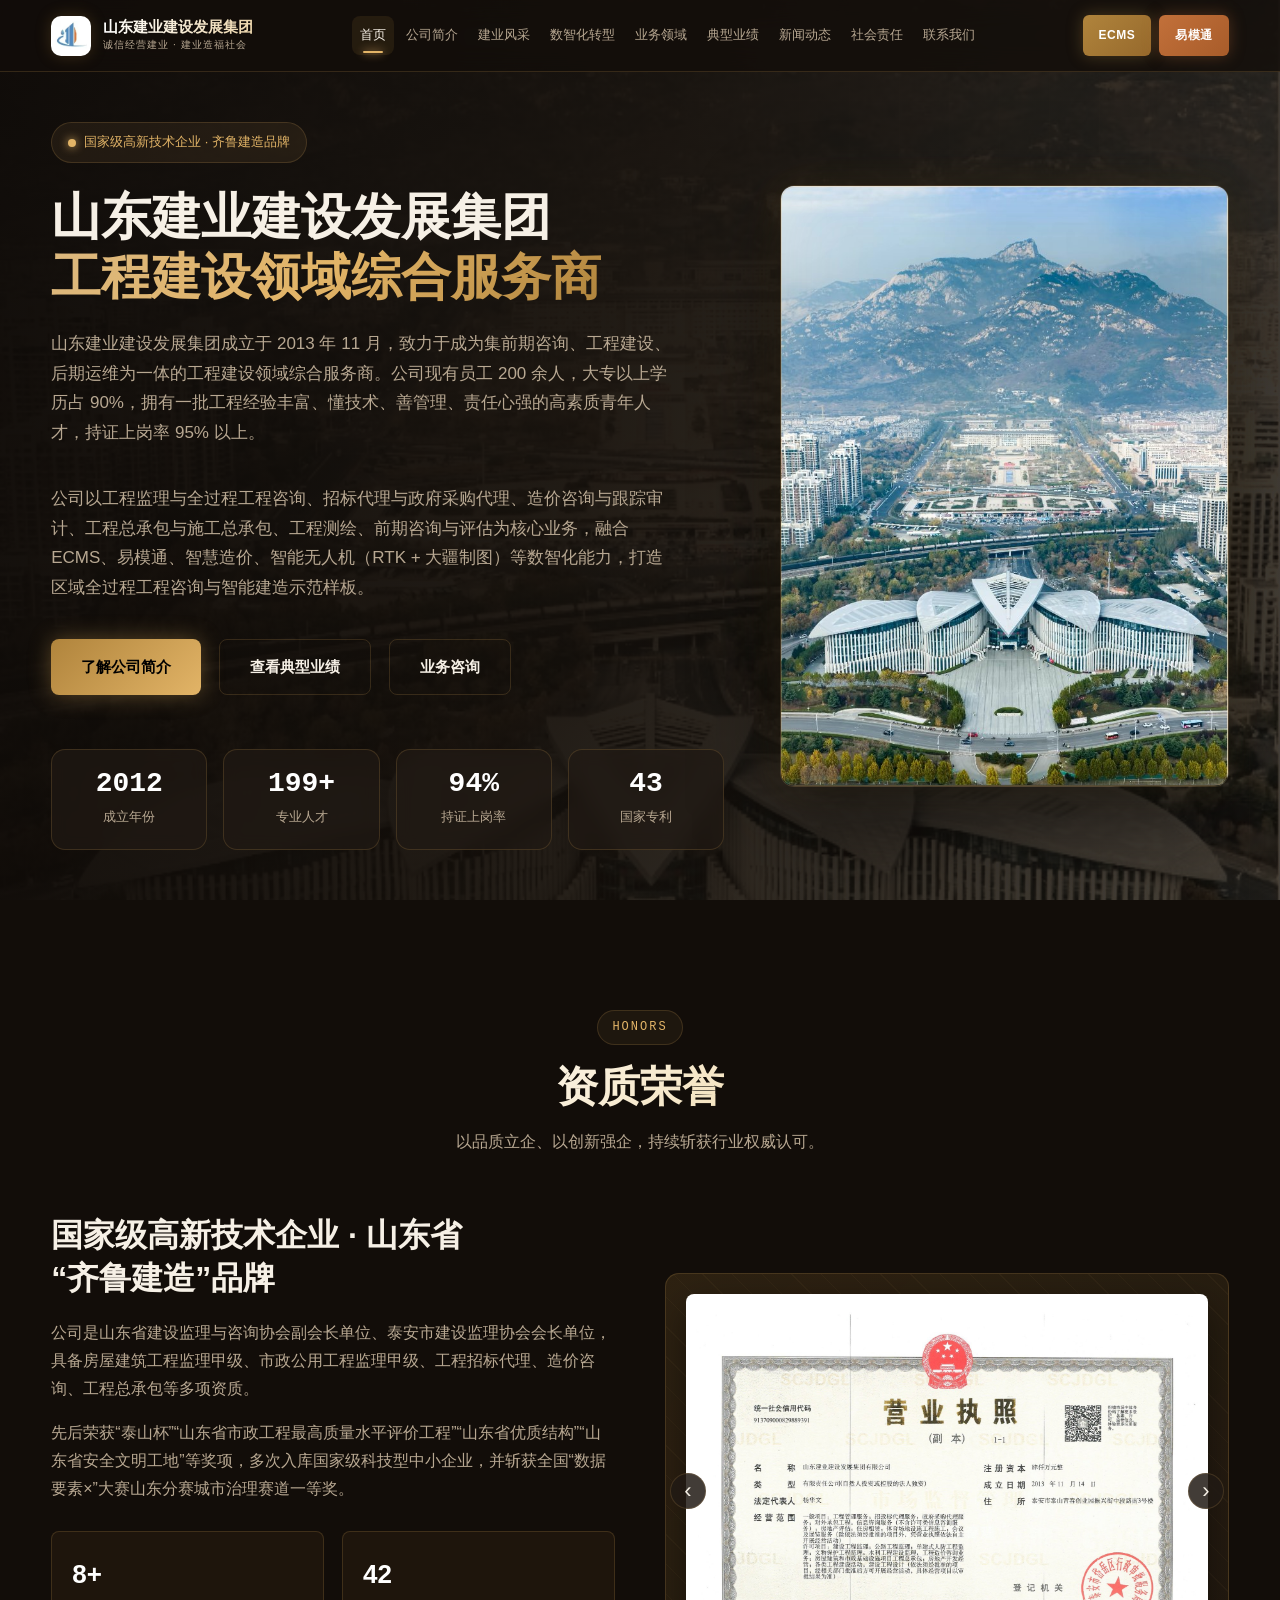
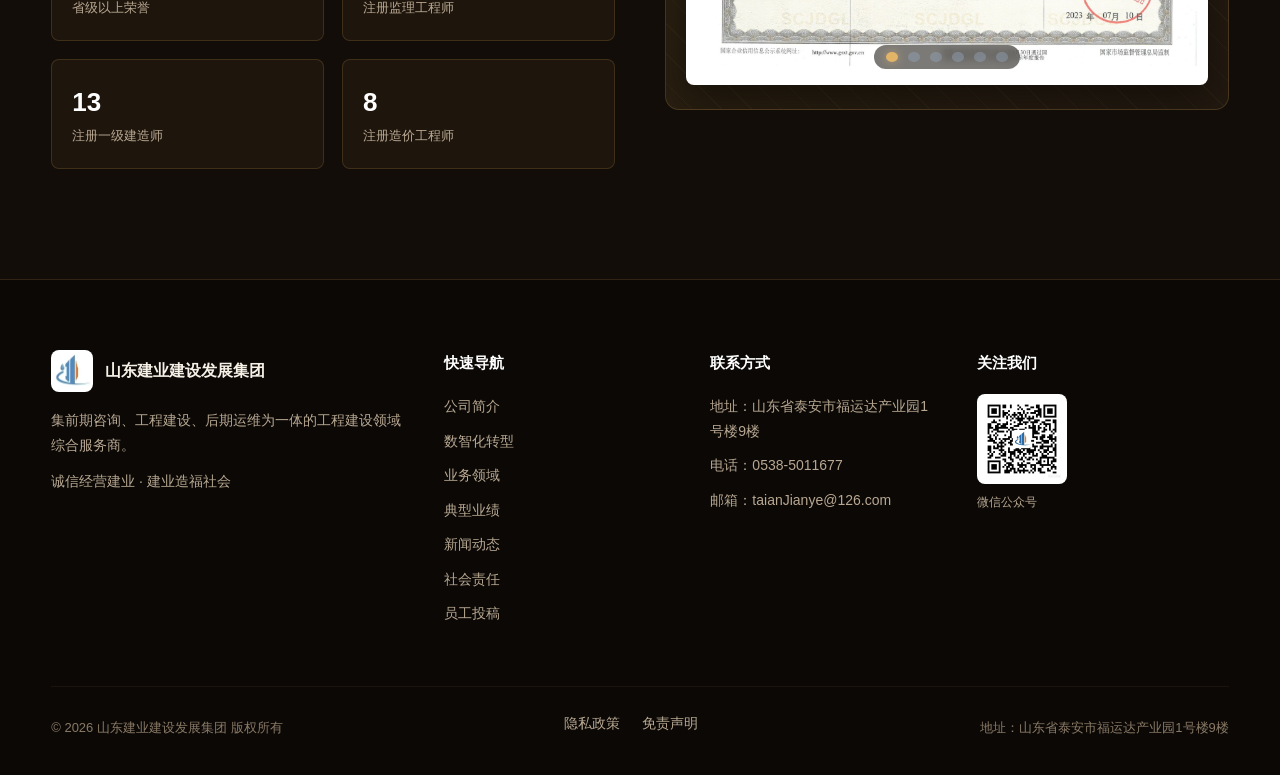
<file: index.html>
<!DOCTYPE html>
<html lang="zh-CN">
<head>
  <meta charset="UTF-8">
  <meta name="viewport" content="width=device-width, initial-scale=1.0">
  <title data-edit="index.meta.title" data-label="浏览器标题" data-group="页面信息" data-page="index" data-edit-mode="doctitle">山东建业建设发展集团 | 官方网站</title>
  <meta name="description" content="山东建业建设发展集团，成立于2013年，集前期咨询、工程建设、后期运维为一体的工程建设领域综合服务商。" data-edit="index.meta.description" data-label="页面描述（搜索引擎摘要）" data-group="页面信息" data-page="index" data-edit-mode="metadesc">
  <link rel="stylesheet" href="css/style.css?v=20261111b">
</head>
<body>

<header class="header">
  <div class="container">
    <a href="index.html" class="logo">
      <img src="images/logo.jpg" alt="山东建业建设发展集团 LOGO" class="logo-img">
      <div class="logo-text">
        <span class="logo-name" data-edit="_site.logo.name" data-label="公司名称（页头）" data-group="站点通用" data-page="_site" data-edit-mode="text">山东建业建设发展集团</span>
        <span class="logo-slogan" data-edit="_site.logo.slogan" data-label="企业口号（页头）" data-group="站点通用" data-page="_site" data-edit-mode="text">诚信经营建业 · 建业造福社会</span>
      </div>
    </a>
    <nav class="nav" id="nav">
      <a href="index.html" class="active" data-edit="_site.nav.1" data-label="导航菜单 1" data-group="站点通用" data-page="_site" data-edit-mode="text">首页</a>
      <a href="about.html" data-edit="_site.nav.2" data-label="导航菜单 2" data-group="站点通用" data-page="_site" data-edit-mode="text">公司简介</a>
      <a href="team.html" data-edit="_site.nav.3" data-label="导航菜单 3" data-group="站点通用" data-page="_site" data-edit-mode="text">建业风采</a>
      <a href="digital.html" data-edit="_site.nav.4" data-label="导航菜单 4" data-group="站点通用" data-page="_site" data-edit-mode="text">数智化转型</a>
      <a href="services.html" data-edit="_site.nav.5" data-label="导航菜单 5" data-group="站点通用" data-page="_site" data-edit-mode="text">业务领域</a>
      <a href="projects.html" data-edit="_site.nav.6" data-label="导航菜单 6" data-group="站点通用" data-page="_site" data-edit-mode="text">典型业绩</a>
      <a href="news.html" data-edit="_site.nav.7" data-label="导航菜单 7" data-group="站点通用" data-page="_site" data-edit-mode="text">新闻动态</a>
      <a href="social.html" data-edit="_site.nav.8" data-label="导航菜单 8" data-group="站点通用" data-page="_site" data-edit-mode="text">社会责任</a>
      <a href="contact.html" data-edit="_site.nav.9" data-label="导航菜单 9" data-group="站点通用" data-page="_site" data-edit-mode="text">联系我们</a>
    </nav>
    <div class="header-btns">
      <div class="header-portals">
        <a href="https://ecms.jyzg.net.cn:1690" target="_blank" rel="noopener" class="btn btn-primary" data-edit="_site.portal.1" data-label="页头系统入口 1" data-group="站点通用" data-page="_site" data-edit-mode="text">ECMS</a>
        <a href="http://58.56.200.154:7000/" target="_blank" rel="noopener" class="btn btn-accent" data-edit="_site.portal.2" data-label="页头系统入口 2" data-group="站点通用" data-page="_site" data-edit-mode="text">易模通</a>
      </div>
      <div class="hamburger" id="hamburger" aria-label="菜单"><span></span><span></span><span></span></div>
    </div>
  </div>
</header>

<section class="hero-company">
  <div class="hero-bg">
    <img src="images/hero-campus.jpg" alt="泰安城市航拍" data-edit="index.hero.bgimg1" data-label="首屏背景图 1" data-group="首页" data-page="index" data-edit-mode="src">
  </div>
  <div class="container hero-content">
    <div>
      <div class="hero-badge" data-edit="index.hero.badge1" data-label="首屏角标 1" data-group="首页" data-page="index" data-edit-mode="text">国家级高新技术企业 · 齐鲁建造品牌</div>
      <h1 class="hero-title" data-edit="index.hero.title" data-label="首屏主标题" data-group="首页" data-page="index" data-edit-mode="hero-title">
        山东建业建设发展集团<br>
        <span class="gradient">工程建设领域综合服务商</span>
      </h1>
      <p class="hero-subtitle" data-edit="index.hero.subtitle1" data-label="首屏正文 1" data-group="首页" data-page="index" data-edit-mode="text">
        山东建业建设发展集团成立于 2013 年 11 月，致力于成为集前期咨询、工程建设、后期运维为一体的工程建设领域综合服务商。公司现有员工 200 余人，大专以上学历占 90%，拥有一批工程经验丰富、懂技术、善管理、责任心强的高素质青年人才，持证上岗率 95% 以上。
      </p>
      <p class="hero-subtitle" data-edit="index.hero.subtitle2" data-label="首屏正文 2" data-group="首页" data-page="index" data-edit-mode="text">
        公司以工程监理与全过程工程咨询、招标代理与政府采购代理、造价咨询与跟踪审计、工程总承包与施工总承包、工程测绘、前期咨询与评估为核心业务，融合 ECMS、易模通、智慧造价、智能无人机（RTK + 大疆制图）等数智化能力，打造区域全过程工程咨询与智能建造示范样板。
      </p>
      <div class="hero-actions">
        <a href="about.html" class="btn btn-primary">了解公司简介</a>
        <a href="projects.html" class="btn btn-outline">查看典型业绩</a>
        <a href="contact.html" class="btn btn-outline">业务咨询</a>
      </div>
      <div class="hero-stats">
        <div class="hero-stat reveal">
          <div class="num" data-count="2013" data-tpl="none" data-edit="index.hero.num1" data-label="首屏数字 1" data-group="首页" data-page="index" data-edit-mode="numspan">2013</div>
          <div class="label" data-edit="index.hero.numlabel1" data-label="首屏数字说明 1" data-group="首页" data-page="index" data-edit-mode="text">成立年份</div>
        </div>
        <div class="hero-stat reveal">
          <div class="num" data-count="200" data-tpl="pre" data-edit="index.hero.num2" data-label="首屏数字 2" data-group="首页" data-page="index" data-edit-mode="numspan"><span>200</span>+</div>
          <div class="label" data-edit="index.hero.numlabel2" data-label="首屏数字说明 2" data-group="首页" data-page="index" data-edit-mode="text">专业人才</div>
        </div>
        <div class="hero-stat reveal">
          <div class="num" data-count="95" data-tpl="pre" data-edit="index.hero.num3" data-label="首屏数字 3" data-group="首页" data-page="index" data-edit-mode="numspan"><span>95</span>%</div>
          <div class="label" data-edit="index.hero.numlabel3" data-label="首屏数字说明 3" data-group="首页" data-page="index" data-edit-mode="text">持证上岗率</div>
        </div>
        <div class="hero-stat reveal">
          <div class="num" data-count="44" data-tpl="none" data-edit="index.hero.num4" data-label="首屏数字 4" data-group="首页" data-page="index" data-edit-mode="numspan">44</div>
          <div class="label" data-edit="index.hero.numlabel4" data-label="首屏数字说明 4" data-group="首页" data-page="index" data-edit-mode="text">国家专利</div>
        </div>
      </div>
    </div>
    <div class="hero-visual reveal">
      <img src="images/hero-campus.jpg" alt="泰安城市航拍" data-edit="index.hero.visualimg1" data-label="首屏右侧图 1" data-group="首页" data-page="index" data-edit-mode="src">
    </div>
  </div>
</section>

<section class="section">
  <div class="container">
    <div class="section-header reveal">
      <div class="section-label" data-edit="index.sec.label1" data-label="区块英文标签 1" data-group="首页" data-page="index" data-edit-mode="text">HONORS</div>
      <h2 class="section-title" data-edit="index.sec.title1" data-label="区块标题 1" data-group="首页" data-page="index" data-edit-mode="text">资质荣誉</h2>
      <p class="section-desc" data-edit="index.sec.desc1" data-label="区块说明 1" data-group="首页" data-page="index" data-edit-mode="text">以品质立企、以创新强企，持续斩获行业权威认可。</p>
    </div>
    <div class="about-grid">
      <div class="about-text reveal">
        <h2 data-edit="index.about.h21" data-label="简介标题 1" data-group="首页" data-page="index" data-edit-mode="text">国家级高新技术企业 · 山东省“齐鲁建造”品牌</h2>
        <p data-edit="index.about.p1" data-label="简介正文 1" data-group="首页" data-page="index" data-edit-mode="text">公司是山东省建设监理与咨询协会副会长单位、泰安市建设监理协会会长单位，具备房屋建筑工程监理甲级、市政公用工程监理甲级、工程招标代理、造价咨询、工程总承包等多项资质。</p>
        <p data-edit="index.about.p2" data-label="简介正文 2" data-group="首页" data-page="index" data-edit-mode="text">先后荣获“泰山杯”“山东省市政工程最高质量水平评价工程”“山东省优质结构”“山东省安全文明工地”等奖项，多次入库国家级科技型中小企业，并斩获全国“数据要素×”大赛山东分赛城市治理赛道一等奖。</p>
        <div class="about-stats-grid">
          <div class="about-stat">
            <div class="n" data-count="10" data-tpl="post" data-edit="index.about.n1" data-label="资质数字 1" data-group="首页" data-page="index" data-edit-mode="numspan">10<span>+</span></div>
            <div class="l" data-edit="index.about.l1" data-label="资质数字说明 1" data-group="首页" data-page="index" data-edit-mode="text">省级以上荣誉</div>
          </div>
          <div class="about-stat">
            <div class="n" data-count="48" data-tpl="none" data-edit="index.about.n2" data-label="资质数字 2" data-group="首页" data-page="index" data-edit-mode="numspan">48</div>
            <div class="l" data-edit="index.about.l2" data-label="资质数字说明 2" data-group="首页" data-page="index" data-edit-mode="text">注册监理工程师</div>
          </div>
          <div class="about-stat">
            <div class="n" data-count="15" data-tpl="none" data-edit="index.about.n3" data-label="资质数字 3" data-group="首页" data-page="index" data-edit-mode="numspan">15</div>
            <div class="l" data-edit="index.about.l3" data-label="资质数字说明 3" data-group="首页" data-page="index" data-edit-mode="text">注册一级建造师</div>
          </div>
          <div class="about-stat">
            <div class="n" data-count="10" data-tpl="none" data-edit="index.about.n4" data-label="资质数字 4" data-group="首页" data-page="index" data-edit-mode="numspan">10</div>
            <div class="l" data-edit="index.about.l4" data-label="资质数字说明 4" data-group="首页" data-page="index" data-edit-mode="text">注册造价工程师</div>
          </div>
        </div>
      </div>
      <div class="about-visual reveal">
        <div class="certificate-carousel compact" id="certificateCarousel">
          <div class="carousel-track">
            <div class="carousel-slide active">
              <div class="certificate-card">
                <img src="images/certificates/business-license.jpg" alt="营业执照" data-edit="index.cert.img1" data-label="证书图片 1" data-group="首页" data-page="index" data-edit-mode="src">
              </div>
            </div>
            <div class="carousel-slide">
              <div class="certificate-card">
                <img src="images/certificates/zhuanjingtexin.jpg" alt="专精特新中小企业" data-edit="index.cert.img2" data-label="证书图片 2" data-group="首页" data-page="index" data-edit-mode="src">
              </div>
            </div>
            <div class="carousel-slide">
              <div class="certificate-card">
                <img src="images/certificates/gaoxinjishu.jpg" alt="高新技术企业证书" data-edit="index.cert.img3" data-label="证书图片 3" data-group="首页" data-page="index" data-edit-mode="src">
              </div>
            </div>
            <div class="carousel-slide">
              <div class="certificate-card">
                <img src="images/certificates/qiyejishuzhongxin.jpg" alt="市级企业技术中心" data-edit="index.cert.img4" data-label="证书图片 4" data-group="首页" data-page="index" data-edit-mode="src">
              </div>
            </div>
            <div class="carousel-slide">
              <div class="certificate-card">
                <img src="images/certificates/chuangxinxing.jpg" alt="创新型中小企业" data-edit="index.cert.img5" data-label="证书图片 5" data-group="首页" data-page="index" data-edit-mode="src">
              </div>
            </div>
            <div class="carousel-slide">
              <div class="certificate-card">
                <img src="images/certificates/kejixing.jpg" alt="科技型中小企业" data-edit="index.cert.img6" data-label="证书图片 6" data-group="首页" data-page="index" data-edit-mode="src">
              </div>
            </div>
          </div>
          <button class="carousel-arrow carousel-prev" aria-label="上一张">‹</button>
          <button class="carousel-arrow carousel-next" aria-label="下一张">›</button>
          <div class="carousel-dots"></div>
        </div>
      </div>
    </div>
  </div>
</section>

<footer class="footer">
  <div class="container">
    <div class="footer-grid">
      <div>
        <div class="footer-brand">
          <img src="images/logo.jpg" alt="山东建业 LOGO">
          <span data-edit="_site.footer.name" data-label="页脚公司名" data-group="站点通用" data-page="_site" data-edit-mode="text">山东建业建设发展集团</span>
        </div>
        <p data-edit="_site.footer.p.1" data-label="页脚简介与口号 1" data-group="站点通用" data-page="_site" data-edit-mode="text">集前期咨询、工程建设、后期运维为一体的工程建设领域综合服务商。</p>
        <p style="margin-top:12px" data-edit="_site.footer.p.2" data-label="页脚简介与口号 2" data-group="站点通用" data-page="_site" data-edit-mode="text">诚信经营建业 · 建业造福社会</p>
      </div>
      <div>
        <h4>快速导航</h4>
        <a href="about.html">公司简介</a>
        <a href="digital.html">数智化转型</a>
        <a href="services.html">业务领域</a>
        <a href="projects.html">典型业绩</a>
        <a href="news.html">新闻动态</a>
        <a href="social.html">社会责任</a>
        <a href="submit.html">员工投稿</a>
      </div>
      <div>
        <h4>联系方式</h4>
        <a href="contact.html" data-edit="_site.contact.address" data-label="公司地址" data-group="站点通用" data-page="_site" data-edit-mode="text">地址：山东省泰安市福运达产业园1号楼9楼</a>
        <a href="tel:0538-5011677" data-edit="_site.contact.phone" data-label="联系电话" data-group="站点通用" data-page="_site" data-edit-mode="text">电话：0538-5011677</a>
        <a href="mailto:taianJianye@126.com" data-edit="_site.contact.email" data-label="联系邮箱" data-group="站点通用" data-page="_site" data-edit-mode="text">邮箱：taianJianye@126.com</a>
      </div>
      <div>
        <h4>关注我们</h4>
        <img src="images/qrcode.jpg" alt="微信公众号二维码" class="footer-qr">
        <p style="font-size:12px">微信公众号</p>
      </div>
    </div>
    <div class="footer-bottom">
      <span>© <span id="year"></span> 山东建业建设发展集团 版权所有</span>
      <span class="footer-legal"><a href="privacy.html">隐私政策</a><a href="disclaimer.html">免责声明</a></span>
      <span data-edit="_site.footer.addr" data-label="页脚地址" data-group="站点通用" data-page="_site" data-edit-mode="text">地址：山东省泰安市福运达产业园1号楼9楼</span>
    </div>
  </div>
</footer>

<script src="js/content.data.js?v=20261111a"></script>
<script src="js/cms.js?v=20261111a"></script>
<script src="js/main.js?v=20261111a"></script>
</body>
</html>
</file>
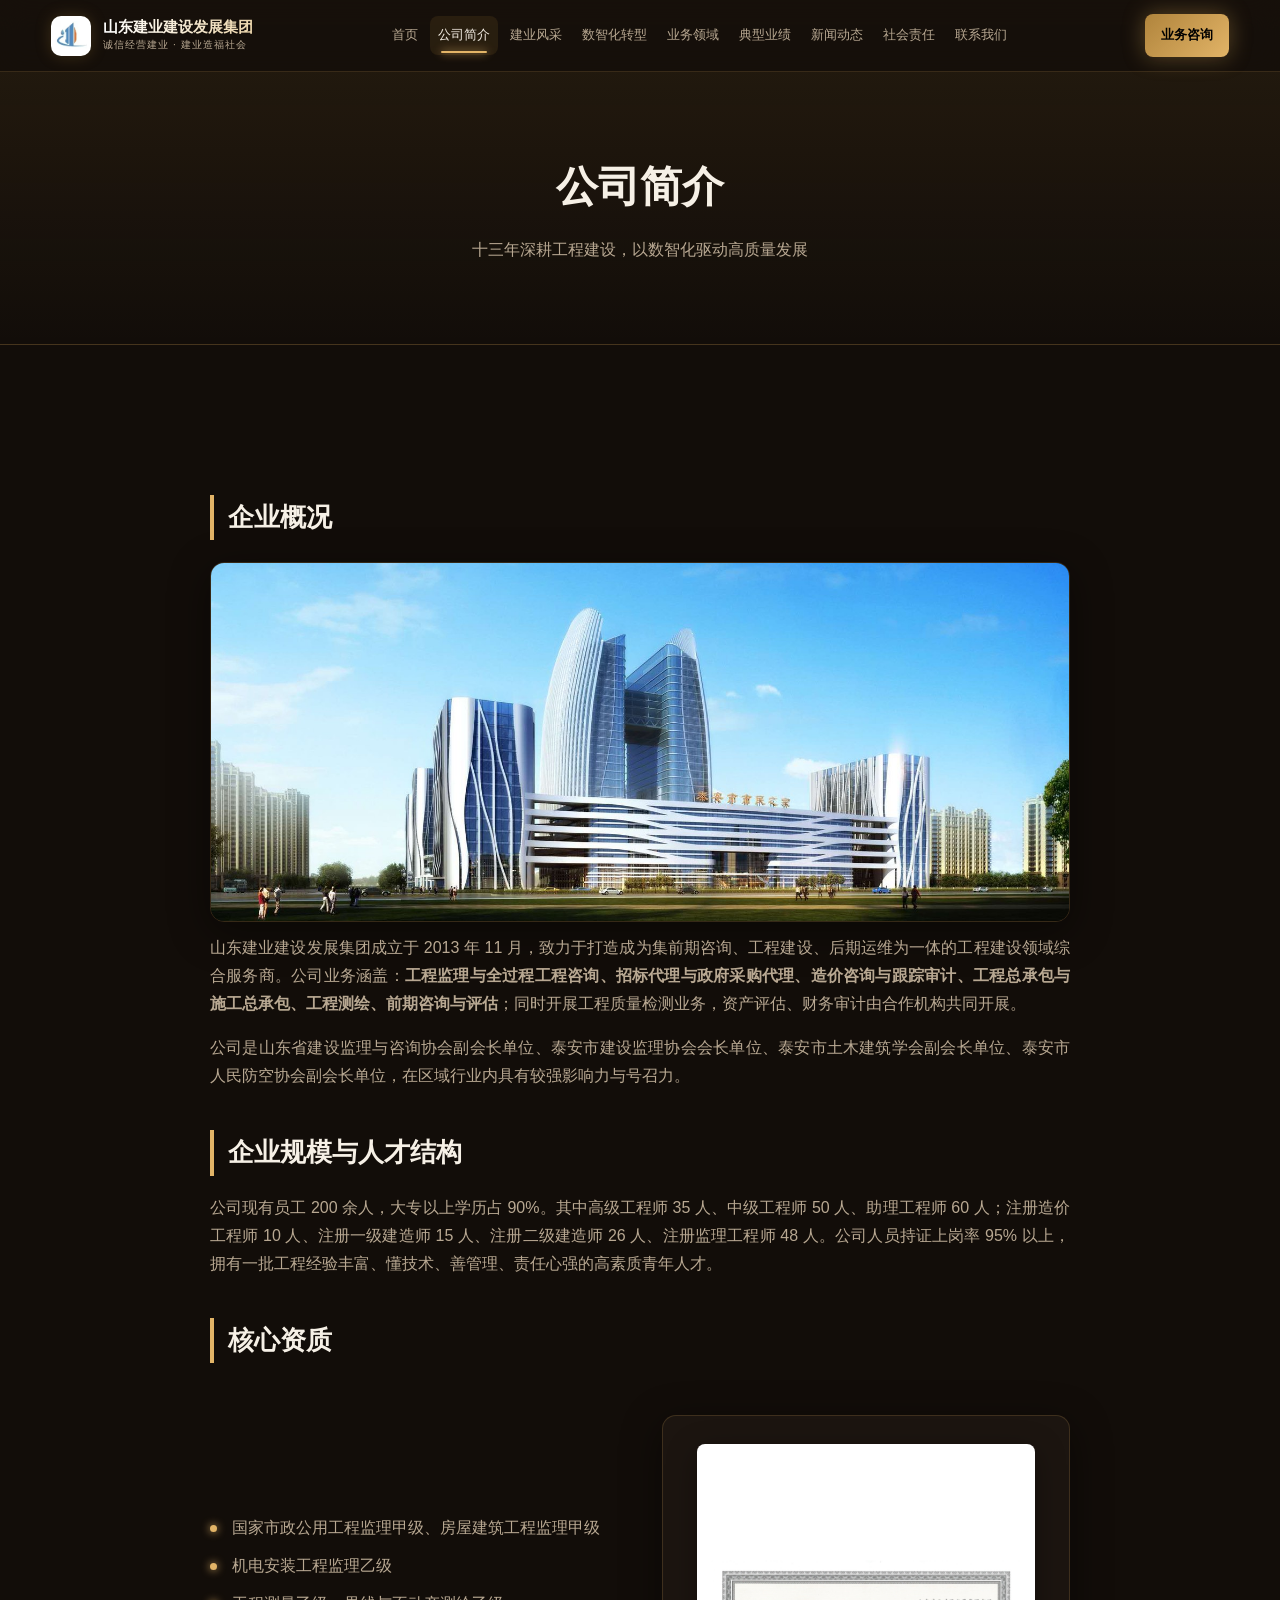
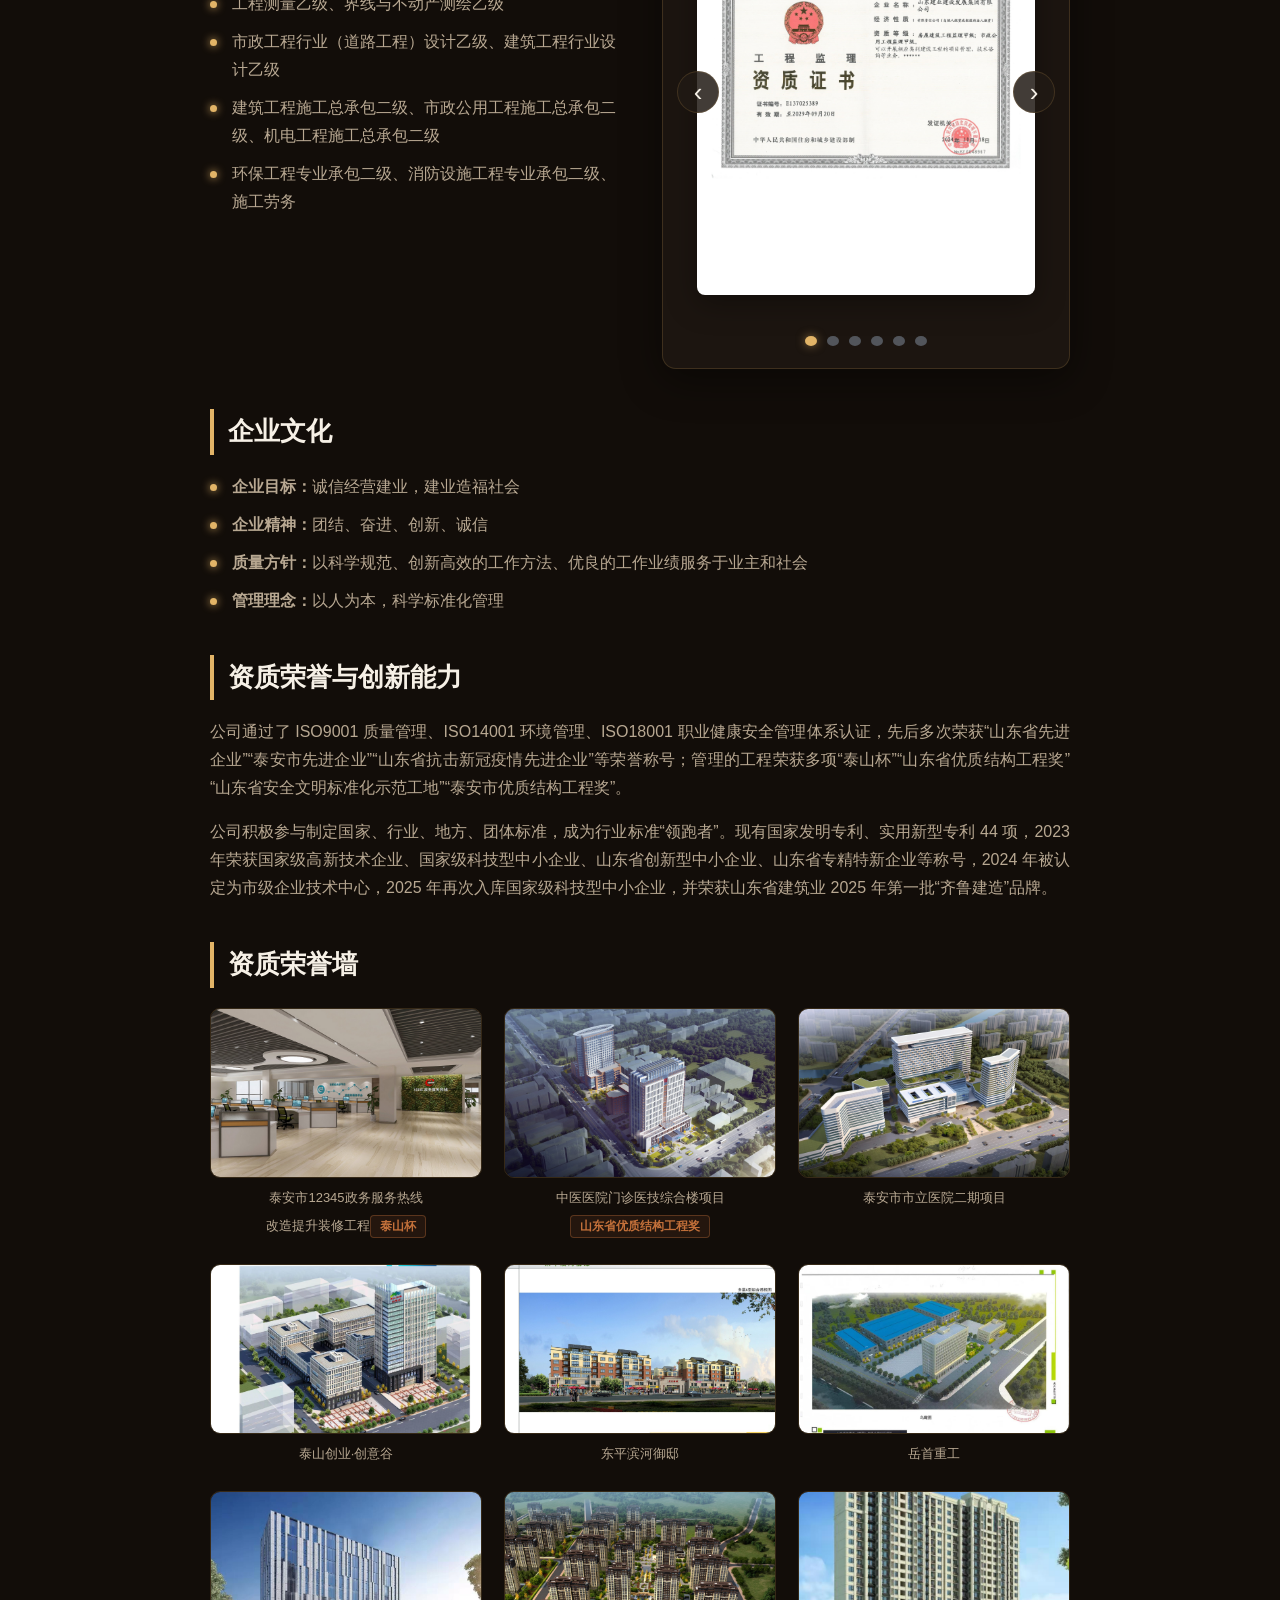
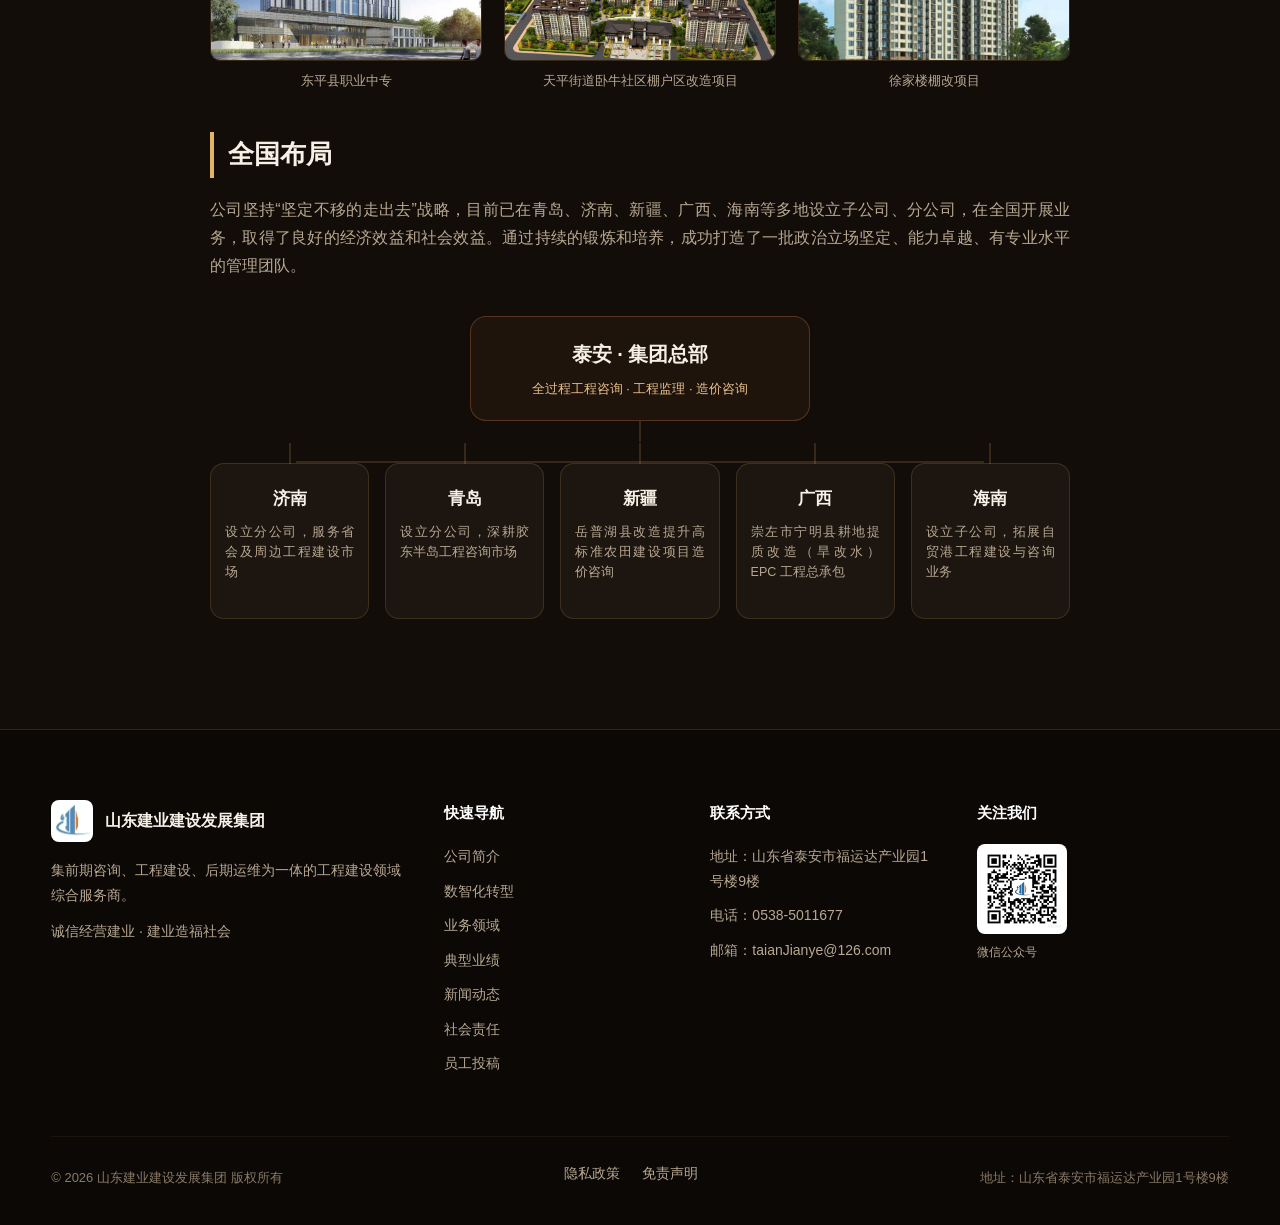
<file: about.html>
<!DOCTYPE html>
<html lang="zh-CN">
<head>
  <meta charset="UTF-8">
  <meta name="viewport" content="width=device-width, initial-scale=1.0">
  <title data-edit="about.meta.title" data-label="浏览器标题" data-group="页面信息" data-page="about" data-edit-mode="doctitle">公司简介 - 山东建业建设发展集团</title>
  <meta name="description" content="山东建业建设发展集团简介、企业文化、资质荣誉与发展历程。" data-edit="about.meta.description" data-label="页面描述（搜索引擎摘要）" data-group="页面信息" data-page="about" data-edit-mode="metadesc">
  <link rel="stylesheet" href="css/style.css?v=20261111b">
</head>
<body>

<header class="header">
  <div class="container">
    <a href="index.html" class="logo">
      <img src="images/logo.jpg" alt="山东建业建设发展集团 LOGO" class="logo-img">
      <div class="logo-text">
        <span class="logo-name" data-edit="_site.logo.name" data-label="公司名称（页头）" data-group="站点通用" data-page="_site" data-edit-mode="text">山东建业建设发展集团</span>
        <span class="logo-slogan" data-edit="_site.logo.slogan" data-label="企业口号（页头）" data-group="站点通用" data-page="_site" data-edit-mode="text">诚信经营建业 · 建业造福社会</span>
      </div>
    </a>
    <nav class="nav" id="nav">
      <a href="index.html" data-edit="_site.nav.1" data-label="导航菜单 1" data-group="站点通用" data-page="_site" data-edit-mode="text">首页</a>
      <a href="about.html" class="active" data-edit="_site.nav.2" data-label="导航菜单 2" data-group="站点通用" data-page="_site" data-edit-mode="text">公司简介</a>
      <a href="team.html" data-edit="_site.nav.3" data-label="导航菜单 3" data-group="站点通用" data-page="_site" data-edit-mode="text">建业风采</a>
      <a href="digital.html" data-edit="_site.nav.4" data-label="导航菜单 4" data-group="站点通用" data-page="_site" data-edit-mode="text">数智化转型</a>
      <a href="services.html" data-edit="_site.nav.5" data-label="导航菜单 5" data-group="站点通用" data-page="_site" data-edit-mode="text">业务领域</a>
      <a href="projects.html" data-edit="_site.nav.6" data-label="导航菜单 6" data-group="站点通用" data-page="_site" data-edit-mode="text">典型业绩</a>
      <a href="news.html" data-edit="_site.nav.7" data-label="导航菜单 7" data-group="站点通用" data-page="_site" data-edit-mode="text">新闻动态</a>
      <a href="social.html" data-edit="_site.nav.8" data-label="导航菜单 8" data-group="站点通用" data-page="_site" data-edit-mode="text">社会责任</a>
      <a href="contact.html" data-edit="_site.nav.9" data-label="导航菜单 9" data-group="站点通用" data-page="_site" data-edit-mode="text">联系我们</a>
    </nav>
    <div class="header-btns">
      <a href="contact.html" class="btn btn-primary" style="padding:10px 20px;font-size:13px">业务咨询</a>
      <div class="hamburger" id="hamburger" aria-label="菜单"><span></span><span></span><span></span></div>
    </div>
  </div>
</header>

<section class="page-hero">
  <div class="container">
    <h1 class="reveal" data-edit="about.hero.title1" data-label="页面大标题 1" data-group="公司简介" data-page="about" data-edit-mode="text">公司简介</h1>
    <p class="reveal" data-edit="about.hero.sub1" data-label="页面副标题 1" data-group="公司简介" data-page="about" data-edit-mode="text">十三年深耕工程建设，以数智化驱动高质量发展</p>
  </div>
</section>

<section class="section">
  <div class="container">
    <div class="content-block reveal">
      <h2 data-edit="about.block.h21" data-label="小节标题 1" data-group="公司简介" data-page="about" data-edit-mode="text">企业概况</h2>
      <img class="brochure-figure lg" src="images/projects/shiminzhijia.jpg" alt="泰安市市民之家">
      <p data-edit="about.block.p1" data-label="段落 1" data-group="公司简介" data-page="about" data-edit-mode="html">山东建业建设发展集团成立于 2013 年 11 月，致力于打造成为集前期咨询、工程建设、后期运维为一体的工程建设领域综合服务商。公司业务涵盖：<strong>工程监理与全过程工程咨询、招标代理与政府采购代理、造价咨询与跟踪审计、工程总承包与施工总承包、工程测绘、前期咨询与评估</strong>；同时开展工程质量检测业务，资产评估、财务审计由合作机构共同开展。</p>
      <p data-edit="about.block.p2" data-label="段落 2" data-group="公司简介" data-page="about" data-edit-mode="text">公司是山东省建设监理与咨询协会副会长单位、泰安市建设监理协会会长单位、泰安市土木建筑学会副会长单位、泰安市人民防空协会副会长单位，在区域行业内具有较强影响力与号召力。</p>

      <h2 data-edit="about.block.h22" data-label="小节标题 2" data-group="公司简介" data-page="about" data-edit-mode="text">企业规模与人才结构</h2>
      <p data-edit="about.block.p3" data-label="段落 3" data-group="公司简介" data-page="about" data-edit-mode="text">公司现有员工 200 余人，大专以上学历占 90%。其中高级工程师 35 人、中级工程师 50 人、助理工程师 60 人；注册造价工程师 10 人、注册一级建造师 15 人、注册二级建造师 26 人、注册监理工程师 48 人。公司人员持证上岗率 95% 以上，拥有一批工程经验丰富、懂技术、善管理、责任心强的高素质青年人才。</p>

      <h2 data-edit="about.block.h23" data-label="小节标题 3" data-group="公司简介" data-page="about" data-edit-mode="text">核心资质</h2>
      <div class="qual-flex">
        <ul class="qual-list">
          <li>国家市政公用工程监理甲级、房屋建筑工程监理甲级</li>
          <li>机电安装工程监理乙级</li>
          <li>工程测量乙级、界线与不动产测绘乙级</li>
          <li>市政工程行业（道路工程）设计乙级、建筑工程行业设计乙级</li>
          <li>建筑工程施工总承包二级、市政公用工程施工总承包二级、机电工程施工总承包二级</li>
          <li>环保工程专业承包二级、消防设施工程专业承包二级、施工劳务</li>
        </ul>
        <div class="certificate-carousel qual-carousel">
          <div class="carousel-track">
            <div class="carousel-slide active">
              <div class="certificate-card">
                <img src="images/qualifications/supervision.jpg" alt="工程监理资质证书" data-edit="about.cert.img1" data-label="证书图片 1" data-group="公司简介" data-page="about" data-edit-mode="src">
              </div>
            </div>
            <div class="carousel-slide">
              <div class="certificate-card">
                <img src="images/qualifications/supervision-me.jpg" alt="工程监理资质证书（机电安装工程）" data-edit="about.cert.img2" data-label="证书图片 2" data-group="公司简介" data-page="about" data-edit-mode="src">
              </div>
            </div>
            <div class="carousel-slide">
              <div class="certificate-card">
                <img src="images/qualifications/surveying.jpg" alt="乙级测绘资质证书" data-edit="about.cert.img3" data-label="证书图片 3" data-group="公司简介" data-page="about" data-edit-mode="src">
              </div>
            </div>
            <div class="carousel-slide">
              <div class="certificate-card">
                <img src="images/qualifications/design.jpg" alt="工程设计资质证书" data-edit="about.cert.img4" data-label="证书图片 4" data-group="公司简介" data-page="about" data-edit-mode="src">
              </div>
            </div>
            <div class="carousel-slide">
              <div class="certificate-card">
                <img src="images/qualifications/construction.jpg" alt="建筑业企业资质证书（施工总承包）" data-edit="about.cert.img5" data-label="证书图片 5" data-group="公司简介" data-page="about" data-edit-mode="src">
              </div>
            </div>
            <div class="carousel-slide">
              <div class="certificate-card">
                <img src="images/qualifications/labor.jpg" alt="建筑业企业资质证书（专业承包与施工劳务）" data-edit="about.cert.img6" data-label="证书图片 6" data-group="公司简介" data-page="about" data-edit-mode="src">
              </div>
            </div>
          </div>
          <button class="carousel-arrow carousel-prev" aria-label="上一张">‹</button>
          <button class="carousel-arrow carousel-next" aria-label="下一张">›</button>
          <div class="carousel-dots"></div>
        </div>
      </div>

      <h2 data-edit="about.block.h24" data-label="小节标题 4" data-group="公司简介" data-page="about" data-edit-mode="text">企业文化</h2>
      <ul>
        <li><strong>企业目标：</strong>诚信经营建业，建业造福社会</li>
        <li><strong>企业精神：</strong>团结、奋进、创新、诚信</li>
        <li><strong>质量方针：</strong>以科学规范、创新高效的工作方法、优良的工作业绩服务于业主和社会</li>
        <li><strong>管理理念：</strong>以人为本，科学标准化管理</li>
      </ul>

      <h2 data-edit="about.block.h25" data-label="小节标题 5" data-group="公司简介" data-page="about" data-edit-mode="text">资质荣誉与创新能力</h2>
      <p data-edit="about.block.p4" data-label="段落 4" data-group="公司简介" data-page="about" data-edit-mode="text">公司通过了 ISO9001 质量管理、ISO14001 环境管理、ISO18001 职业健康安全管理体系认证，先后多次荣获“山东省先进企业”“泰安市先进企业”“山东省抗击新冠疫情先进企业”等荣誉称号；管理的工程荣获多项“泰山杯”“山东省优质结构工程奖”“山东省安全文明标准化示范工地”“泰安市优质结构工程奖”。</p>
      <p data-edit="about.block.p5" data-label="段落 5" data-group="公司简介" data-page="about" data-edit-mode="text">公司积极参与制定国家、行业、地方、团体标准，成为行业标准“领跑者”。现有国家发明专利、实用新型专利 44 项，2023 年荣获国家级高新技术企业、国家级科技型中小企业、山东省创新型中小企业、山东省专精特新企业等称号，2024 年被认定为市级企业技术中心，2025 年再次入库国家级科技型中小企业，并荣获山东省建筑业 2025 年第一批“齐鲁建造”品牌。</p>

      <h2 data-edit="about.block.h26" data-label="小节标题 6" data-group="公司简介" data-page="about" data-edit-mode="text">资质荣誉墙</h2>
      <div class="honor-wall">
        <figure>
          <img src="images/projects/award_12345.jpg" alt="泰安市12345政务服务热线改造提升装修工程（泰山杯）">
          <figcaption>泰安市12345政务服务热线<br>改造提升装修工程<span class="award-tag">泰山杯</span></figcaption>
        </figure>
        <figure>
          <img src="images/projects/award_zhongyiyuan.jpg" alt="中医医院门诊医技综合楼项目（山东省优质结构）">
          <figcaption>中医医院门诊医技综合楼项目<span class="award-tag">山东省优质结构工程奖</span></figcaption>
        </figure>
        <figure>
          <img src="images/projects/award_shiliyiyuan.jpg" alt="泰安市市立医院二期项目">
          <figcaption>泰安市市立医院二期项目</figcaption>
        </figure>
        <figure>
          <img src="images/projects/award_chuangyigu.jpg" alt="泰山创业·创意谷">
          <figcaption>泰山创业·创意谷</figcaption>
        </figure>
        <figure>
          <img src="images/projects/award_binhe.jpg" alt="东平滨河御邸">
          <figcaption>东平滨河御邸</figcaption>
        </figure>
        <figure>
          <img src="images/projects/award_yueshou.jpg" alt="岳首重工">
          <figcaption>岳首重工</figcaption>
        </figure>
        <figure>
          <img src="images/projects/award_zyzz.jpg" alt="东平县职业中专">
          <figcaption>东平县职业中专</figcaption>
        </figure>
        <figure>
          <img src="images/projects/award_woniu.jpg" alt="卧牛社区">
          <figcaption>天平街道卧牛社区棚户区改造项目</figcaption>
        </figure>
        <figure>
          <img src="images/projects/award_xujialou.jpg" alt="徐家楼棚改项目">
          <figcaption>徐家楼棚改项目</figcaption>
        </figure>
      </div>

      <h2 data-edit="about.block.h27" data-label="小节标题 7" data-group="公司简介" data-page="about" data-edit-mode="text">全国布局</h2>
      <p data-edit="about.block.p6" data-label="段落 6" data-group="公司简介" data-page="about" data-edit-mode="text">公司坚持“坚定不移的走出去”战略，目前已在青岛、济南、新疆、广西、海南等多地设立子公司、分公司，在全国开展业务，取得了良好的经济效益和社会效益。通过持续的锻炼和培养，成功打造了一批政治立场坚定、能力卓越、有专业水平的管理团队。</p>

      <div class="layout-diagram reveal">
        <div class="layout-hub">
          <div class="lh-name">泰安 · 集团总部</div>
          <div class="lh-sub">全过程工程咨询 · 工程监理 · 造价咨询</div>
        </div>
        <div class="layout-bus"></div>
        <div class="layout-regions">
          <div class="layout-region">
            <div class="lr-name">济南</div>
            <p class="lr-desc">设立分公司，服务省会及周边工程建设市场</p>
          </div>
          <div class="layout-region">
            <div class="lr-name">青岛</div>
            <p class="lr-desc">设立分公司，深耕胶东半岛工程咨询市场</p>
          </div>
          <div class="layout-region">
            <div class="lr-name">新疆</div>
            <p class="lr-desc">岳普湖县改造提升高标准农田建设项目造价咨询</p>
          </div>
          <div class="layout-region">
            <div class="lr-name">广西</div>
            <p class="lr-desc">崇左市宁明县耕地提质改造（旱改水）EPC 工程总承包</p>
          </div>
          <div class="layout-region">
            <div class="lr-name">海南</div>
            <p class="lr-desc">设立子公司，拓展自贸港工程建设与咨询业务</p>
          </div>
        </div>
      </div>
    </div>
  </div>
</section>

<footer class="footer">
  <div class="container">
    <div class="footer-grid">
      <div>
        <div class="footer-brand">
          <img src="images/logo.jpg" alt="山东建业 LOGO">
          <span data-edit="_site.footer.name" data-label="页脚公司名" data-group="站点通用" data-page="_site" data-edit-mode="text">山东建业建设发展集团</span>
        </div>
        <p data-edit="_site.footer.p.1" data-label="页脚简介与口号 1" data-group="站点通用" data-page="_site" data-edit-mode="text">集前期咨询、工程建设、后期运维为一体的工程建设领域综合服务商。</p>
        <p style="margin-top:12px" data-edit="_site.footer.p.2" data-label="页脚简介与口号 2" data-group="站点通用" data-page="_site" data-edit-mode="text">诚信经营建业 · 建业造福社会</p>
      </div>
      <div>
        <h4>快速导航</h4>
        <a href="about.html">公司简介</a>
        <a href="digital.html">数智化转型</a>
        <a href="services.html">业务领域</a>
        <a href="projects.html">典型业绩</a>
        <a href="news.html">新闻动态</a>
        <a href="social.html">社会责任</a>
        <a href="submit.html">员工投稿</a>
      </div>
      <div>
        <h4>联系方式</h4>
        <a href="contact.html" data-edit="_site.contact.address" data-label="公司地址" data-group="站点通用" data-page="_site" data-edit-mode="text">地址：山东省泰安市福运达产业园1号楼9楼</a>
        <a href="tel:0538-5011677" data-edit="_site.contact.phone" data-label="联系电话" data-group="站点通用" data-page="_site" data-edit-mode="text">电话：0538-5011677</a>
        <a href="mailto:taianJianye@126.com" data-edit="_site.contact.email" data-label="联系邮箱" data-group="站点通用" data-page="_site" data-edit-mode="text">邮箱：taianJianye@126.com</a>
      </div>
      <div>
        <h4>关注我们</h4>
        <img src="images/qrcode.jpg" alt="微信公众号二维码" class="footer-qr">
        <p style="font-size:12px">微信公众号</p>
      </div>
    </div>
    <div class="footer-bottom">
      <span>© <span id="year"></span> 山东建业建设发展集团 版权所有</span>
      <span class="footer-legal"><a href="privacy.html">隐私政策</a><a href="disclaimer.html">免责声明</a></span>
      <span data-edit="_site.footer.addr" data-label="页脚地址" data-group="站点通用" data-page="_site" data-edit-mode="text">地址：山东省泰安市福运达产业园1号楼9楼</span>
    </div>
  </div>
</footer>

<script src="js/content.data.js?v=20261111a"></script>
<script src="js/cms.js?v=20261111a"></script>
<script src="js/main.js?v=20261111a"></script>
</body>
</html>
</file>
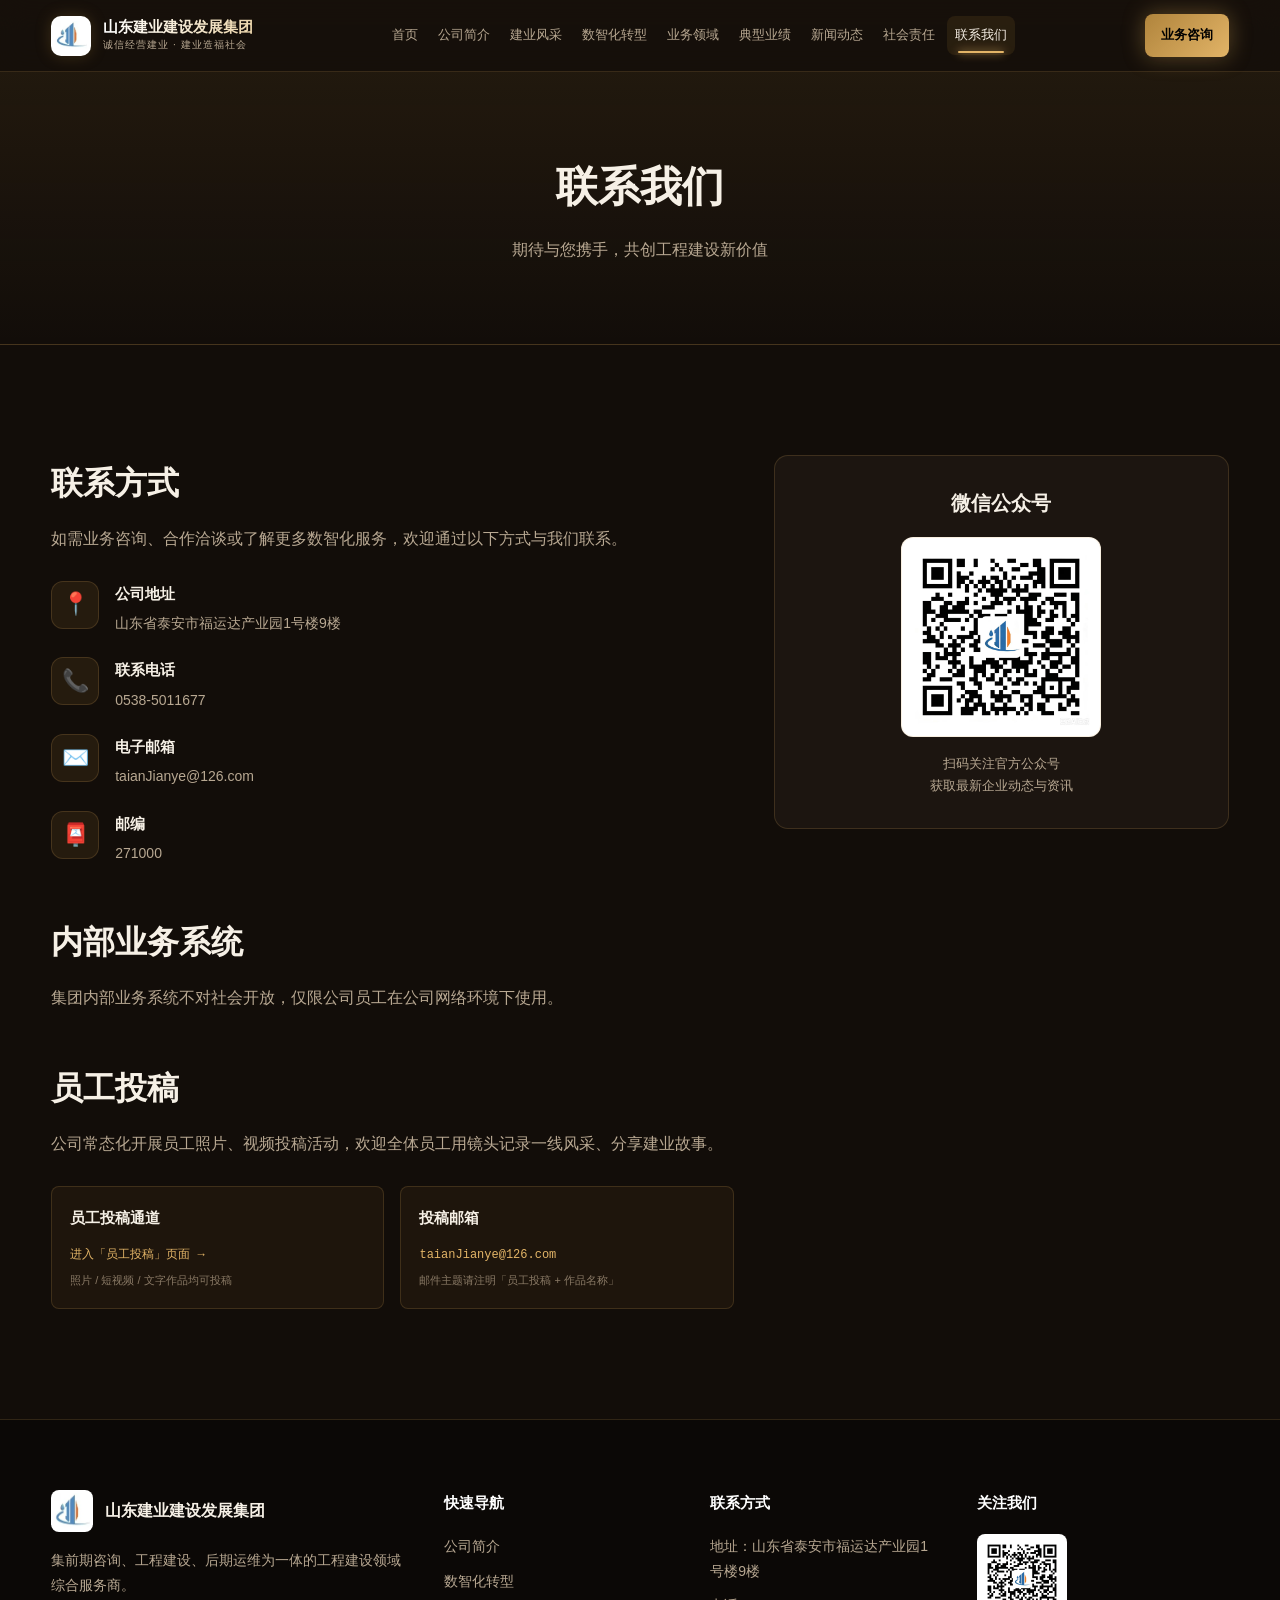
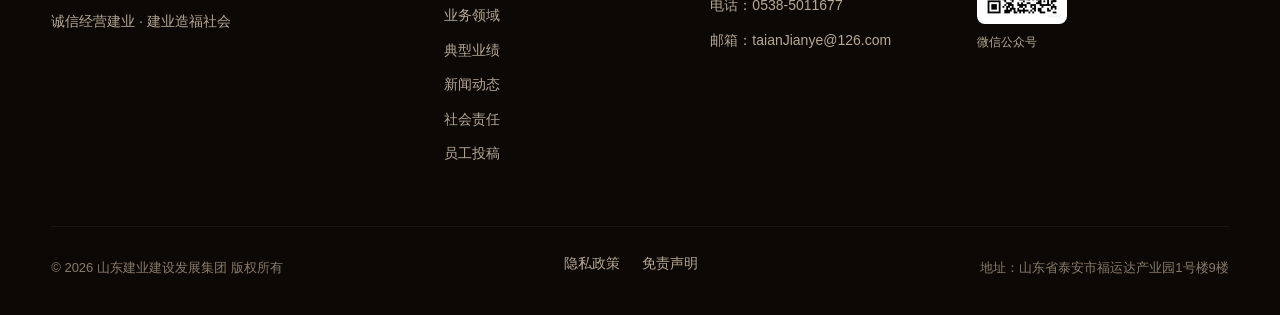
<file: contact.html>
<!DOCTYPE html>
<html lang="zh-CN">
<head>
  <meta charset="UTF-8">
  <meta name="viewport" content="width=device-width, initial-scale=1.0">
  <title data-edit="contact.meta.title" data-label="浏览器标题" data-group="页面信息" data-page="contact" data-edit-mode="doctitle">联系我们 - 山东建业建设发展集团</title>
  <meta name="description" content="联系山东建业建设发展集团，获取工程咨询、招标代理、造价咨询、工程总承包等服务。" data-edit="contact.meta.description" data-label="页面描述（搜索引擎摘要）" data-group="页面信息" data-page="contact" data-edit-mode="metadesc">
  <link rel="stylesheet" href="css/style.css?v=20261111b">
</head>
<body>

<header class="header">
  <div class="container">
    <a href="index.html" class="logo">
      <img src="images/logo.jpg" alt="山东建业建设发展集团 LOGO" class="logo-img">
      <div class="logo-text">
        <span class="logo-name" data-edit="_site.logo.name" data-label="公司名称（页头）" data-group="站点通用" data-page="_site" data-edit-mode="text">山东建业建设发展集团</span>
        <span class="logo-slogan" data-edit="_site.logo.slogan" data-label="企业口号（页头）" data-group="站点通用" data-page="_site" data-edit-mode="text">诚信经营建业 · 建业造福社会</span>
      </div>
    </a>
    <nav class="nav" id="nav">
      <a href="index.html" data-edit="_site.nav.1" data-label="导航菜单 1" data-group="站点通用" data-page="_site" data-edit-mode="text">首页</a>
      <a href="about.html" data-edit="_site.nav.2" data-label="导航菜单 2" data-group="站点通用" data-page="_site" data-edit-mode="text">公司简介</a>
      <a href="team.html" data-edit="_site.nav.3" data-label="导航菜单 3" data-group="站点通用" data-page="_site" data-edit-mode="text">建业风采</a>
      <a href="digital.html" data-edit="_site.nav.4" data-label="导航菜单 4" data-group="站点通用" data-page="_site" data-edit-mode="text">数智化转型</a>
      <a href="services.html" data-edit="_site.nav.5" data-label="导航菜单 5" data-group="站点通用" data-page="_site" data-edit-mode="text">业务领域</a>
      <a href="projects.html" data-edit="_site.nav.6" data-label="导航菜单 6" data-group="站点通用" data-page="_site" data-edit-mode="text">典型业绩</a>
      <a href="news.html" data-edit="_site.nav.7" data-label="导航菜单 7" data-group="站点通用" data-page="_site" data-edit-mode="text">新闻动态</a>
      <a href="social.html" data-edit="_site.nav.8" data-label="导航菜单 8" data-group="站点通用" data-page="_site" data-edit-mode="text">社会责任</a>
      <a href="contact.html" class="active" data-edit="_site.nav.9" data-label="导航菜单 9" data-group="站点通用" data-page="_site" data-edit-mode="text">联系我们</a>
    </nav>
    <div class="header-btns">
      <a href="contact.html" class="btn btn-primary" style="padding:10px 20px;font-size:13px">业务咨询</a>
      <div class="hamburger" id="hamburger" aria-label="菜单"><span></span><span></span><span></span></div>
    </div>
  </div>
</header>

<section class="page-hero">
  <div class="container">
    <h1 class="reveal" data-edit="contact.hero.title1" data-label="页面大标题 1" data-group="联系我们" data-page="contact" data-edit-mode="text">联系我们</h1>
    <p class="reveal" data-edit="contact.hero.sub1" data-label="页面副标题 1" data-group="联系我们" data-page="contact" data-edit-mode="text">期待与您携手，共创工程建设新价值</p>
  </div>
</section>

<section class="section">
  <div class="container">
    <div class="contact-grid">
      <div class="contact-info reveal">
        <h2>联系方式</h2>
        <p>如需业务咨询、合作洽谈或了解更多数智化服务，欢迎通过以下方式与我们联系。</p>

        <div class="contact-item">
          <div class="contact-icon">📍</div>
          <div class="contact-text">
            <h5 data-edit="contact.contact.label1" data-label="联系方式项名称 1" data-group="联系我们" data-page="contact" data-edit-mode="text">公司地址</h5>
            <p data-edit="contact.contact.value1" data-label="联系方式内容 1" data-group="联系我们" data-page="contact" data-edit-mode="text">山东省泰安市福运达产业园1号楼9楼</p>
          </div>
        </div>
        <div class="contact-item">
          <div class="contact-icon">📞</div>
          <div class="contact-text">
            <h5 data-edit="contact.contact.label2" data-label="联系方式项名称 2" data-group="联系我们" data-page="contact" data-edit-mode="text">联系电话</h5>
            <p data-edit="contact.contact.value2" data-label="联系方式内容 2" data-group="联系我们" data-page="contact" data-edit-mode="html"><a href="tel:0538-5011677">0538-5011677</a></p>
          </div>
        </div>
        <div class="contact-item">
          <div class="contact-icon">✉️</div>
          <div class="contact-text">
            <h5 data-edit="contact.contact.label3" data-label="联系方式项名称 3" data-group="联系我们" data-page="contact" data-edit-mode="text">电子邮箱</h5>
            <p data-edit="contact.contact.value3" data-label="联系方式内容 3" data-group="联系我们" data-page="contact" data-edit-mode="html"><a href="mailto:taianJianye@126.com">taianJianye@126.com</a></p>
          </div>
        </div>
        <div class="contact-item">
          <div class="contact-icon">📮</div>
          <div class="contact-text">
            <h5 data-edit="contact.contact.label4" data-label="联系方式项名称 4" data-group="联系我们" data-page="contact" data-edit-mode="text">邮编</h5>
            <p data-edit="contact.contact.value4" data-label="联系方式内容 4" data-group="联系我们" data-page="contact" data-edit-mode="text">271000</p>
          </div>
        </div>

        <h2 style="margin-top:48px">内部业务系统</h2>
        <p>集团内部业务系统不对社会开放，仅限公司员工在公司网络环境下使用。</p>

        <h2 style="margin-top:48px">员工投稿</h2>
        <p>公司常态化开展员工照片、视频投稿活动，欢迎全体员工用镜头记录一线风采、分享建业故事。</p>
        <div class="contact-portals">
          <div class="contact-portal reveal">
            <h5>员工投稿通道</h5>
            <a href="submit.html">进入「员工投稿」页面 →</a>
            <small>照片 / 短视频 / 文字作品均可投稿</small>
          </div>
          <div class="contact-portal reveal">
            <h5>投稿邮箱</h5>
            <a href="mailto:taianJianye@126.com">taianJianye@126.com</a>
            <small>邮件主题请注明「员工投稿 + 作品名称」</small>
          </div>
        </div>
      </div>

      <div class="contact-card reveal">
        <h3>微信公众号</h3>
        <img src="images/qrcode.jpg" alt="山东建业建设发展集团公众号二维码">
        <p>扫码关注官方公众号<br>获取最新企业动态与资讯</p>
      </div>
    </div>
  </div>
</section>

<footer class="footer">
  <div class="container">
    <div class="footer-grid">
      <div>
        <div class="footer-brand">
          <img src="images/logo.jpg" alt="山东建业 LOGO">
          <span data-edit="_site.footer.name" data-label="页脚公司名" data-group="站点通用" data-page="_site" data-edit-mode="text">山东建业建设发展集团</span>
        </div>
        <p data-edit="_site.footer.p.1" data-label="页脚简介与口号 1" data-group="站点通用" data-page="_site" data-edit-mode="text">集前期咨询、工程建设、后期运维为一体的工程建设领域综合服务商。</p>
        <p style="margin-top:12px" data-edit="_site.footer.p.2" data-label="页脚简介与口号 2" data-group="站点通用" data-page="_site" data-edit-mode="text">诚信经营建业 · 建业造福社会</p>
      </div>
      <div>
        <h4>快速导航</h4>
        <a href="about.html">公司简介</a>
        <a href="digital.html">数智化转型</a>
        <a href="services.html">业务领域</a>
        <a href="projects.html">典型业绩</a>
        <a href="news.html">新闻动态</a>
        <a href="social.html">社会责任</a>
        <a href="submit.html">员工投稿</a>
      </div>
      <div>
        <h4>联系方式</h4>
        <a href="contact.html" data-edit="_site.contact.address" data-label="公司地址" data-group="站点通用" data-page="_site" data-edit-mode="text">地址：山东省泰安市福运达产业园1号楼9楼</a>
        <a href="tel:0538-5011677" data-edit="_site.contact.phone" data-label="联系电话" data-group="站点通用" data-page="_site" data-edit-mode="text">电话：0538-5011677</a>
        <a href="mailto:taianJianye@126.com" data-edit="_site.contact.email" data-label="联系邮箱" data-group="站点通用" data-page="_site" data-edit-mode="text">邮箱：taianJianye@126.com</a>
      </div>
      <div>
        <h4>关注我们</h4>
        <img src="images/qrcode.jpg" alt="微信公众号二维码" class="footer-qr">
        <p style="font-size:12px">微信公众号</p>
      </div>
    </div>
    <div class="footer-bottom">
      <span>© <span id="year"></span> 山东建业建设发展集团 版权所有</span>
      <span class="footer-legal"><a href="privacy.html">隐私政策</a><a href="disclaimer.html">免责声明</a></span>
      <span data-edit="_site.footer.addr" data-label="页脚地址" data-group="站点通用" data-page="_site" data-edit-mode="text">地址：山东省泰安市福运达产业园1号楼9楼</span>
    </div>
  </div>
</footer>

<script src="js/content.data.js?v=20261111a"></script>
<script src="js/cms.js?v=20261111a"></script>
<script src="js/main.js?v=20261111a"></script>
</body>
</html>
</file>
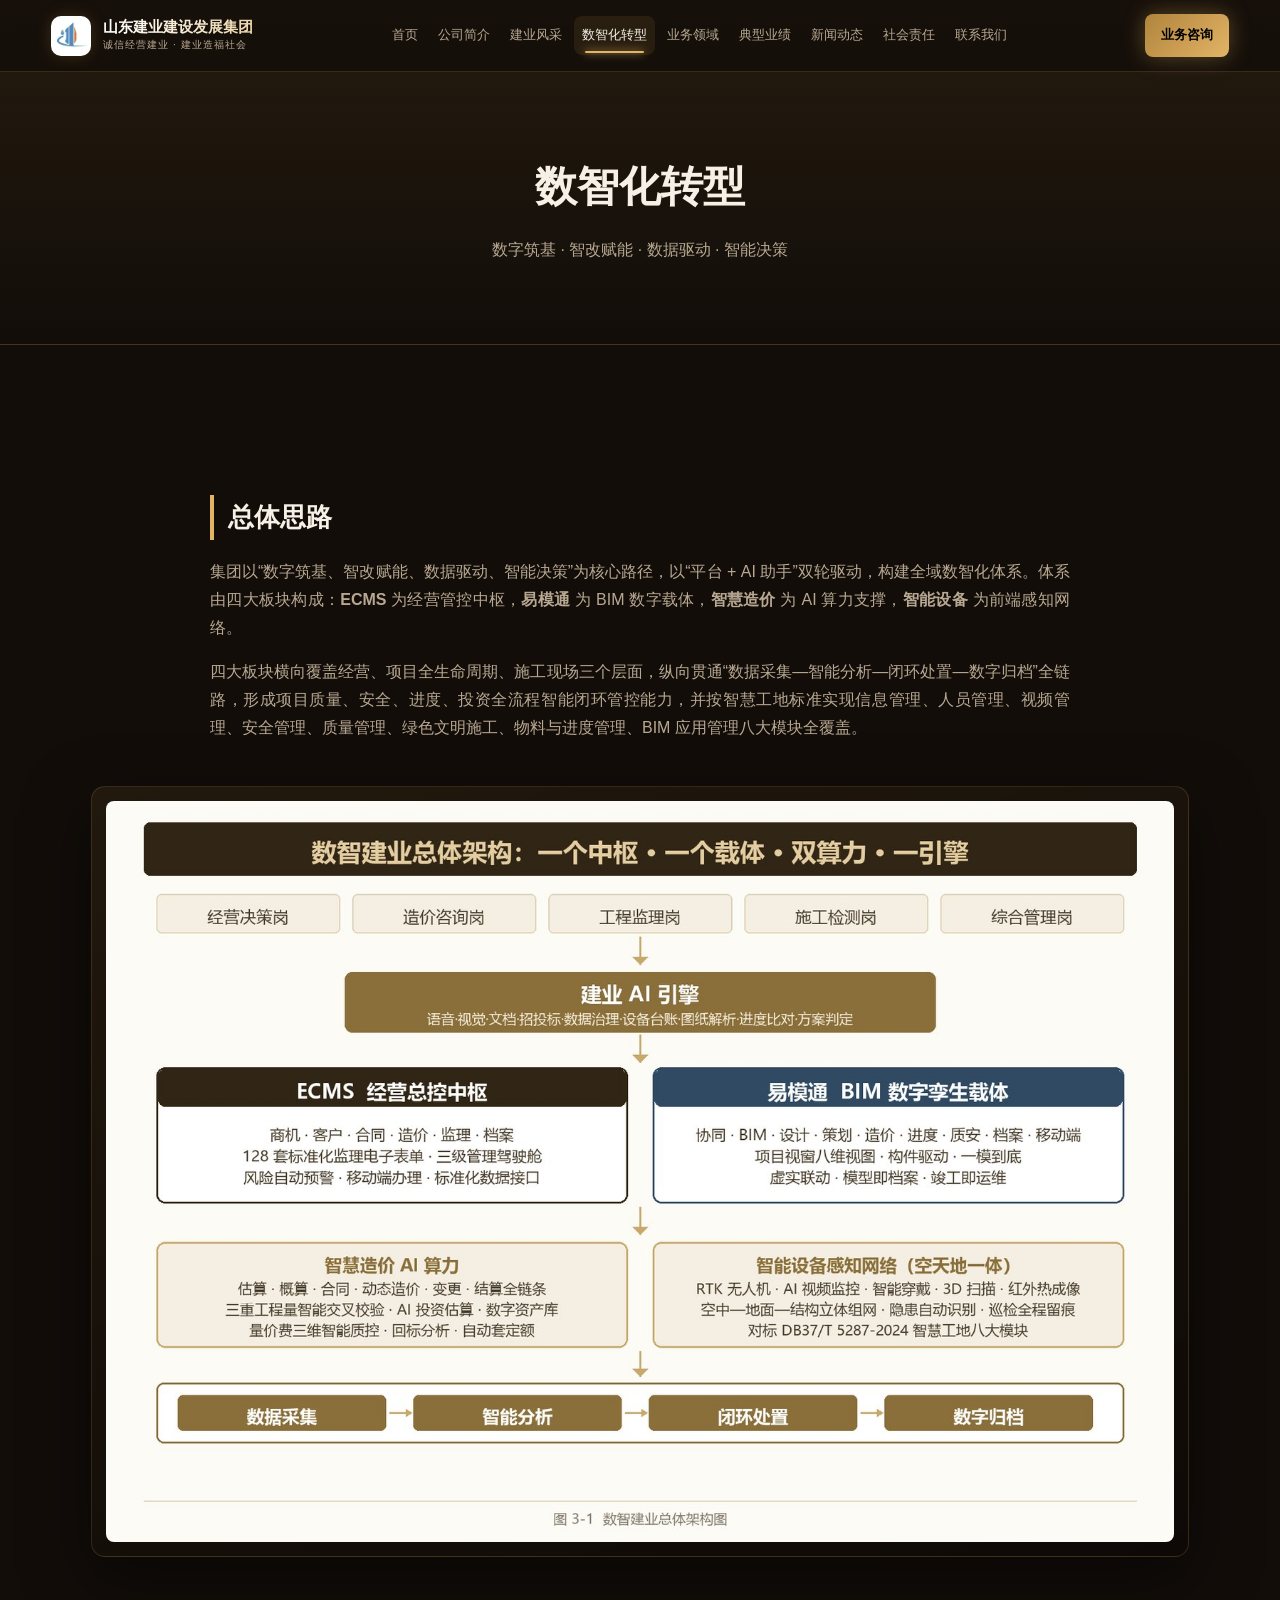
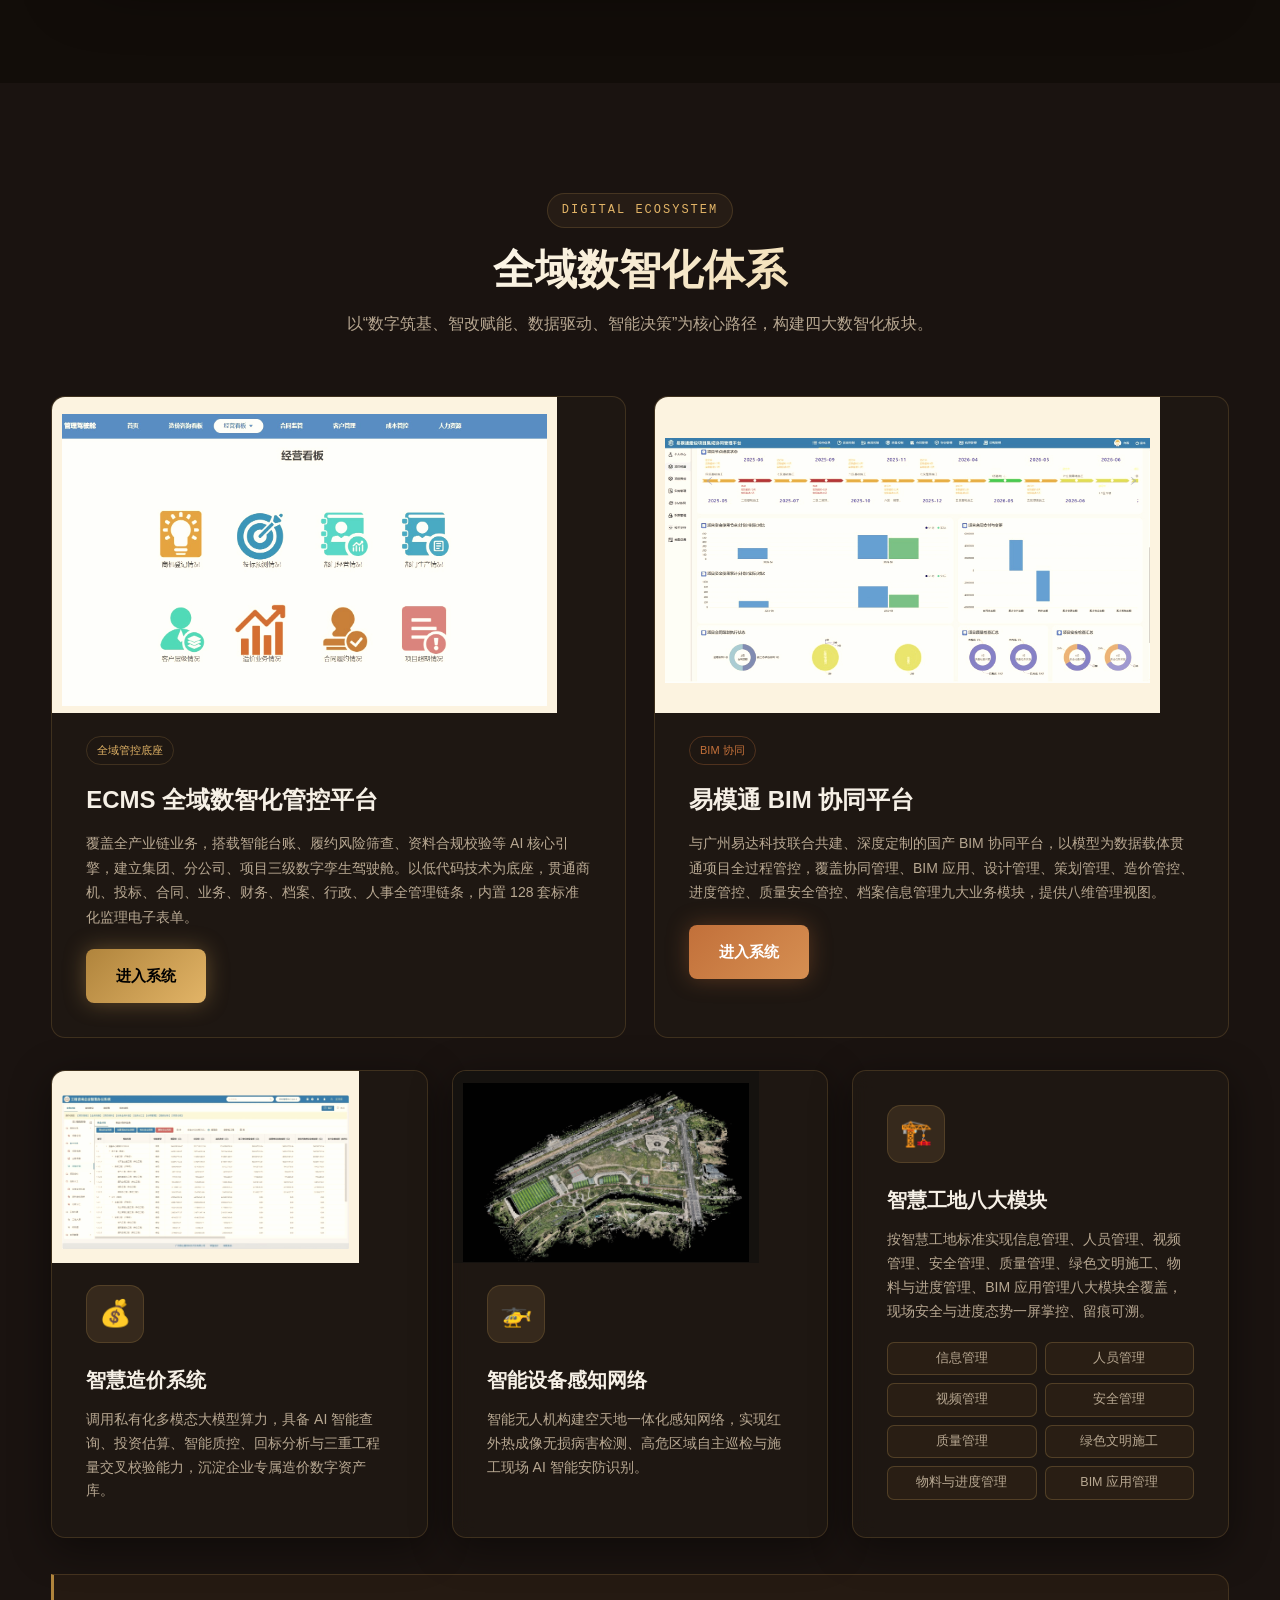
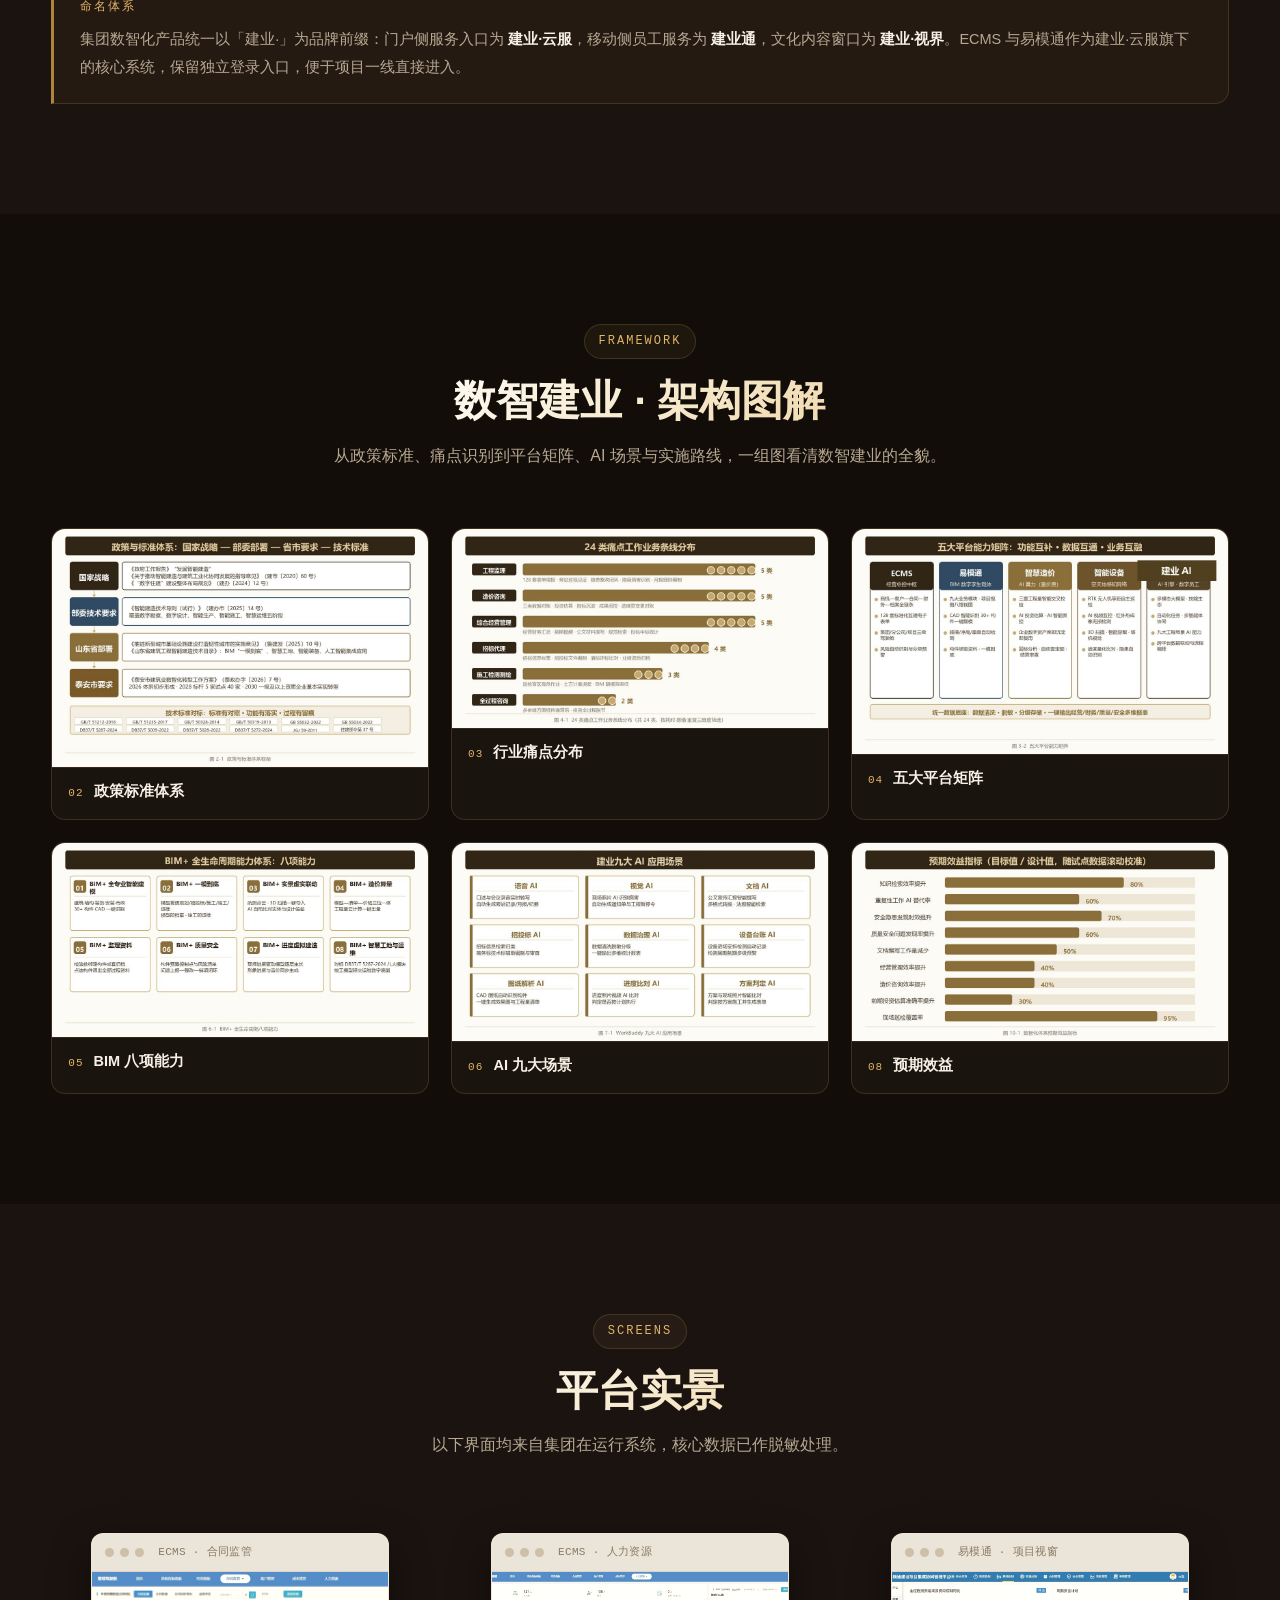
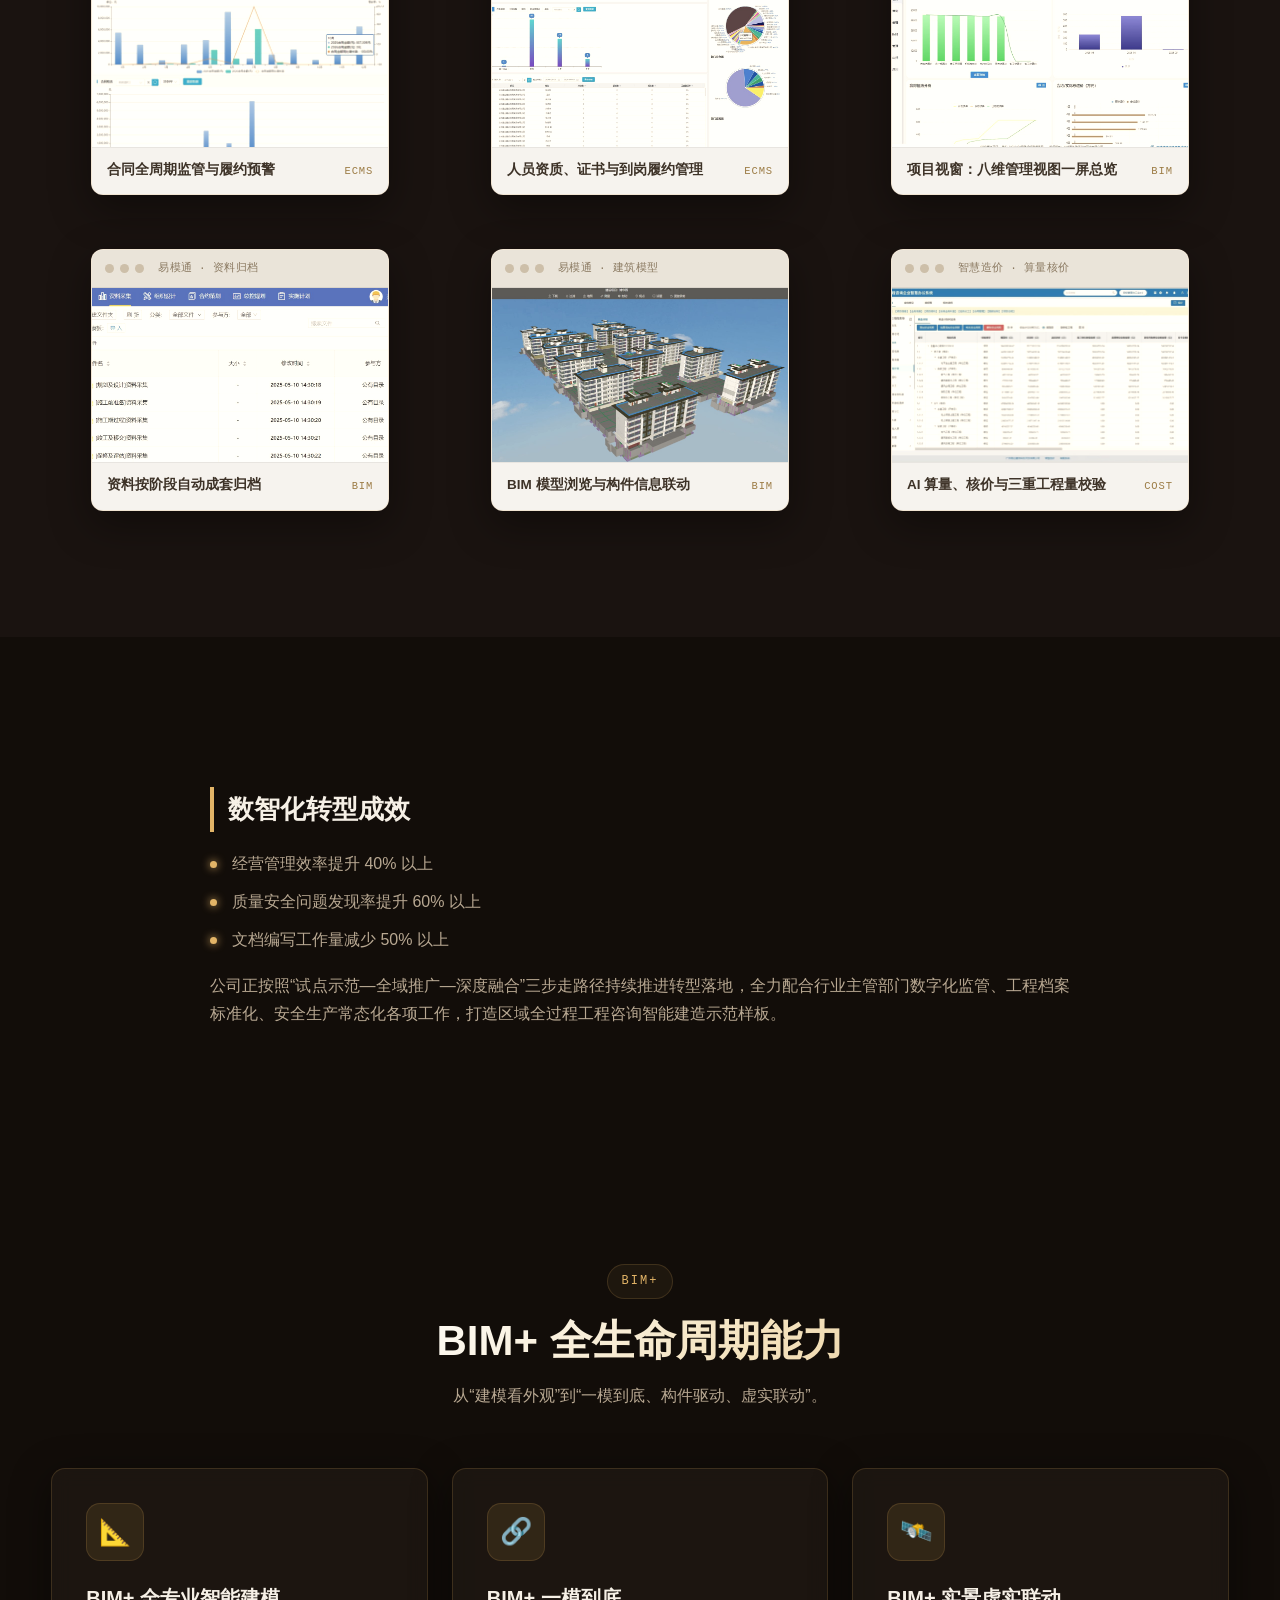
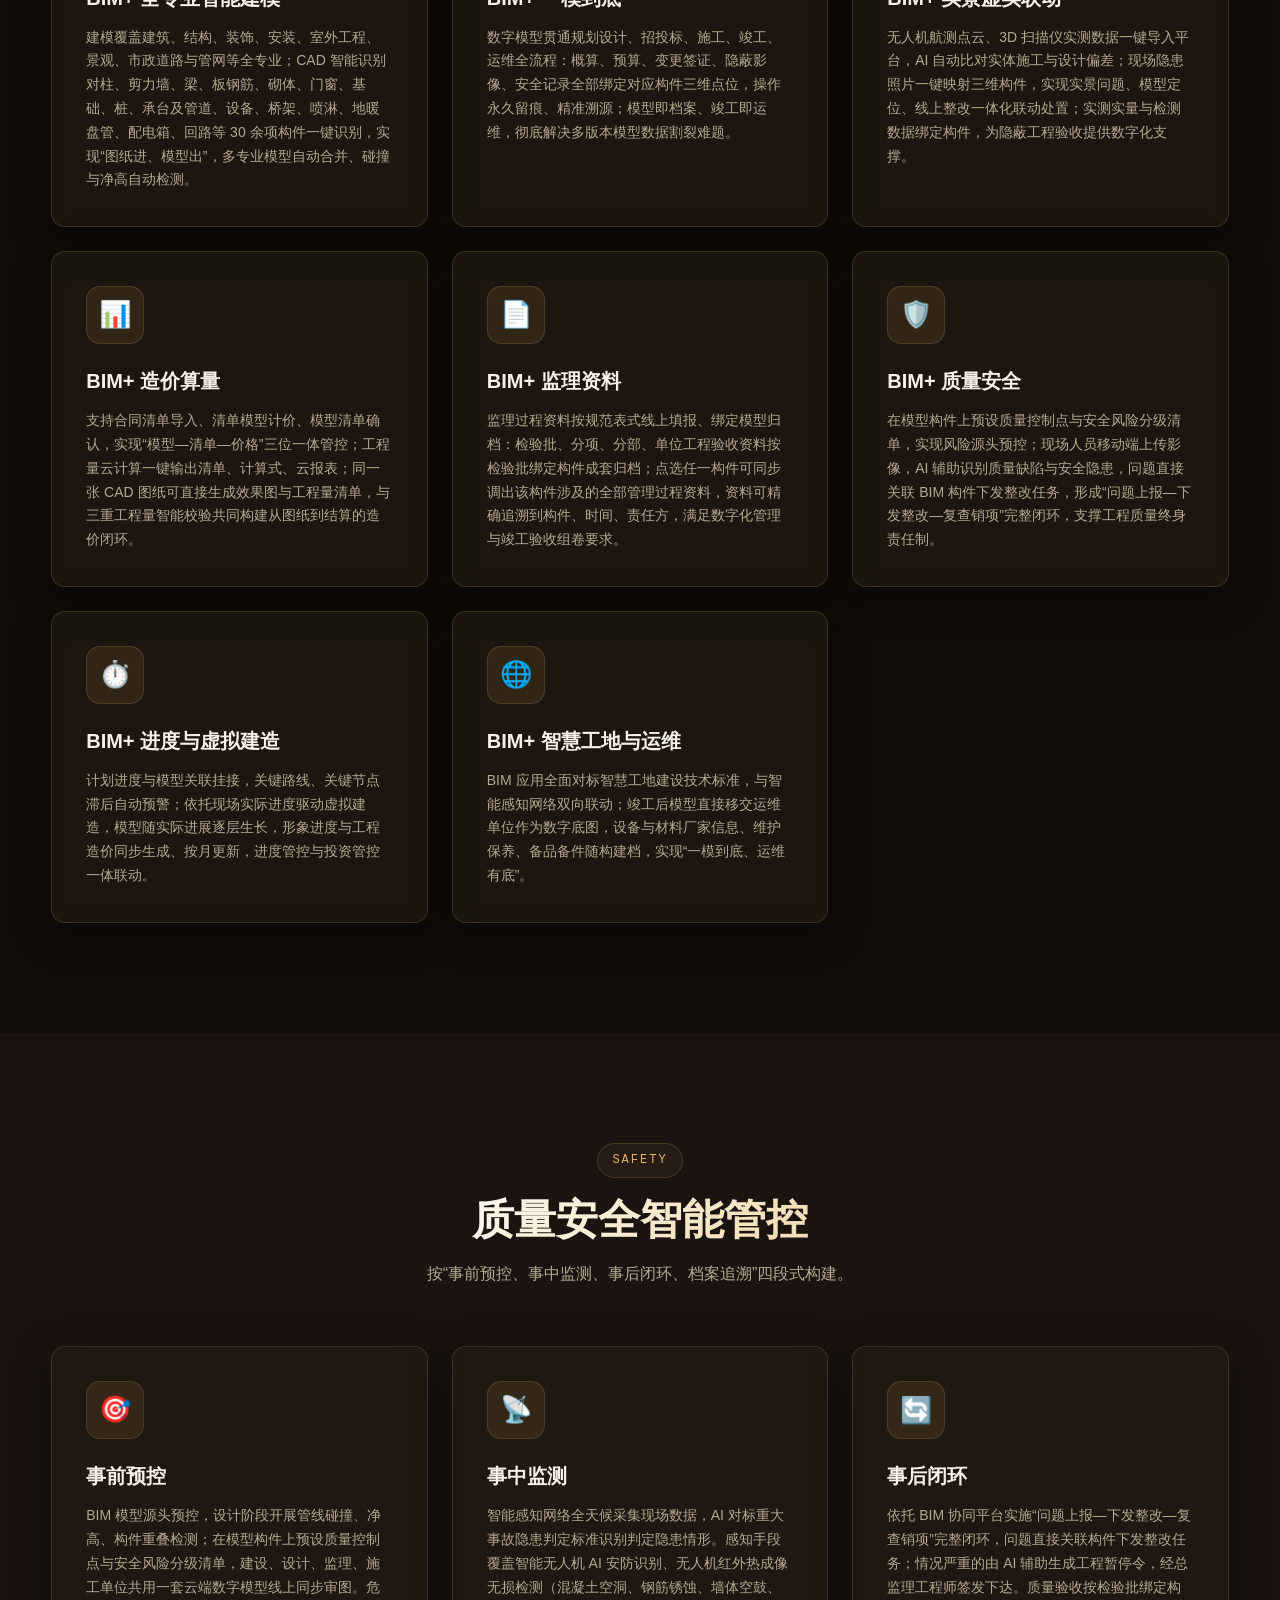
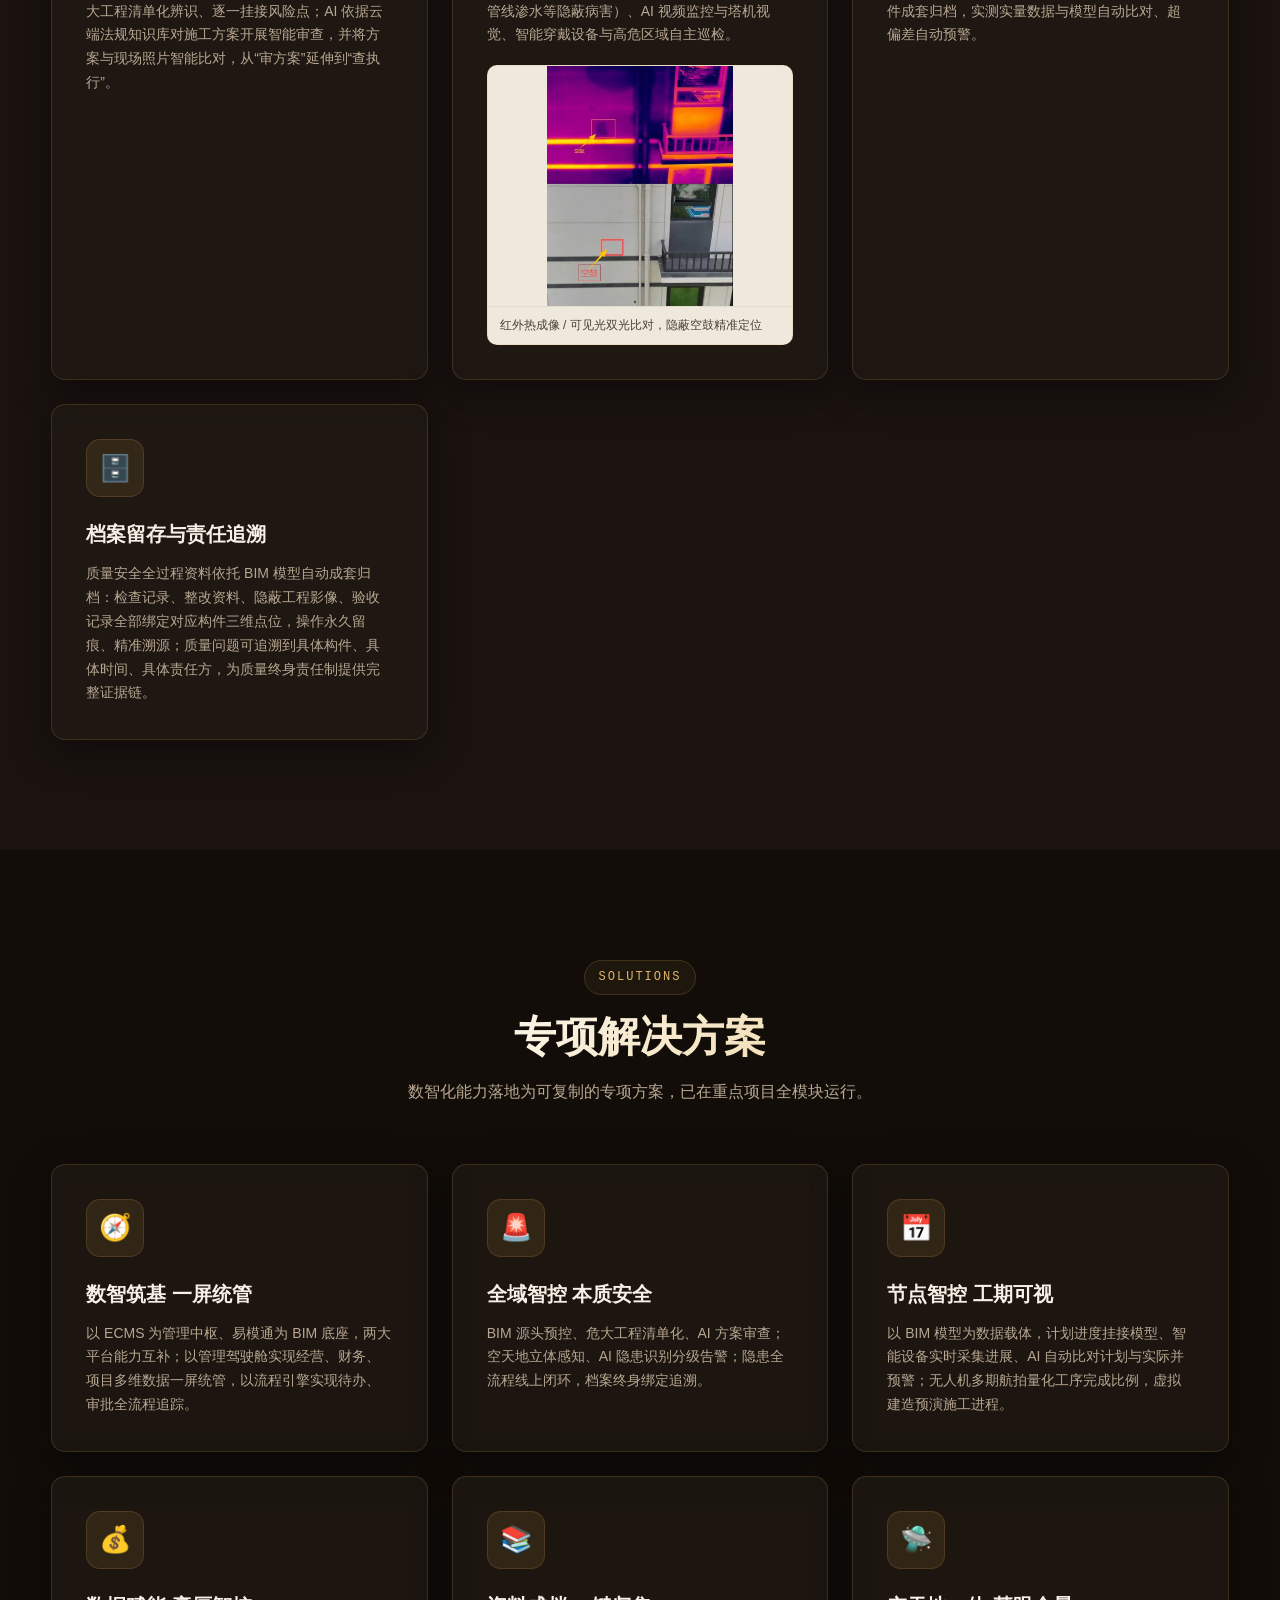
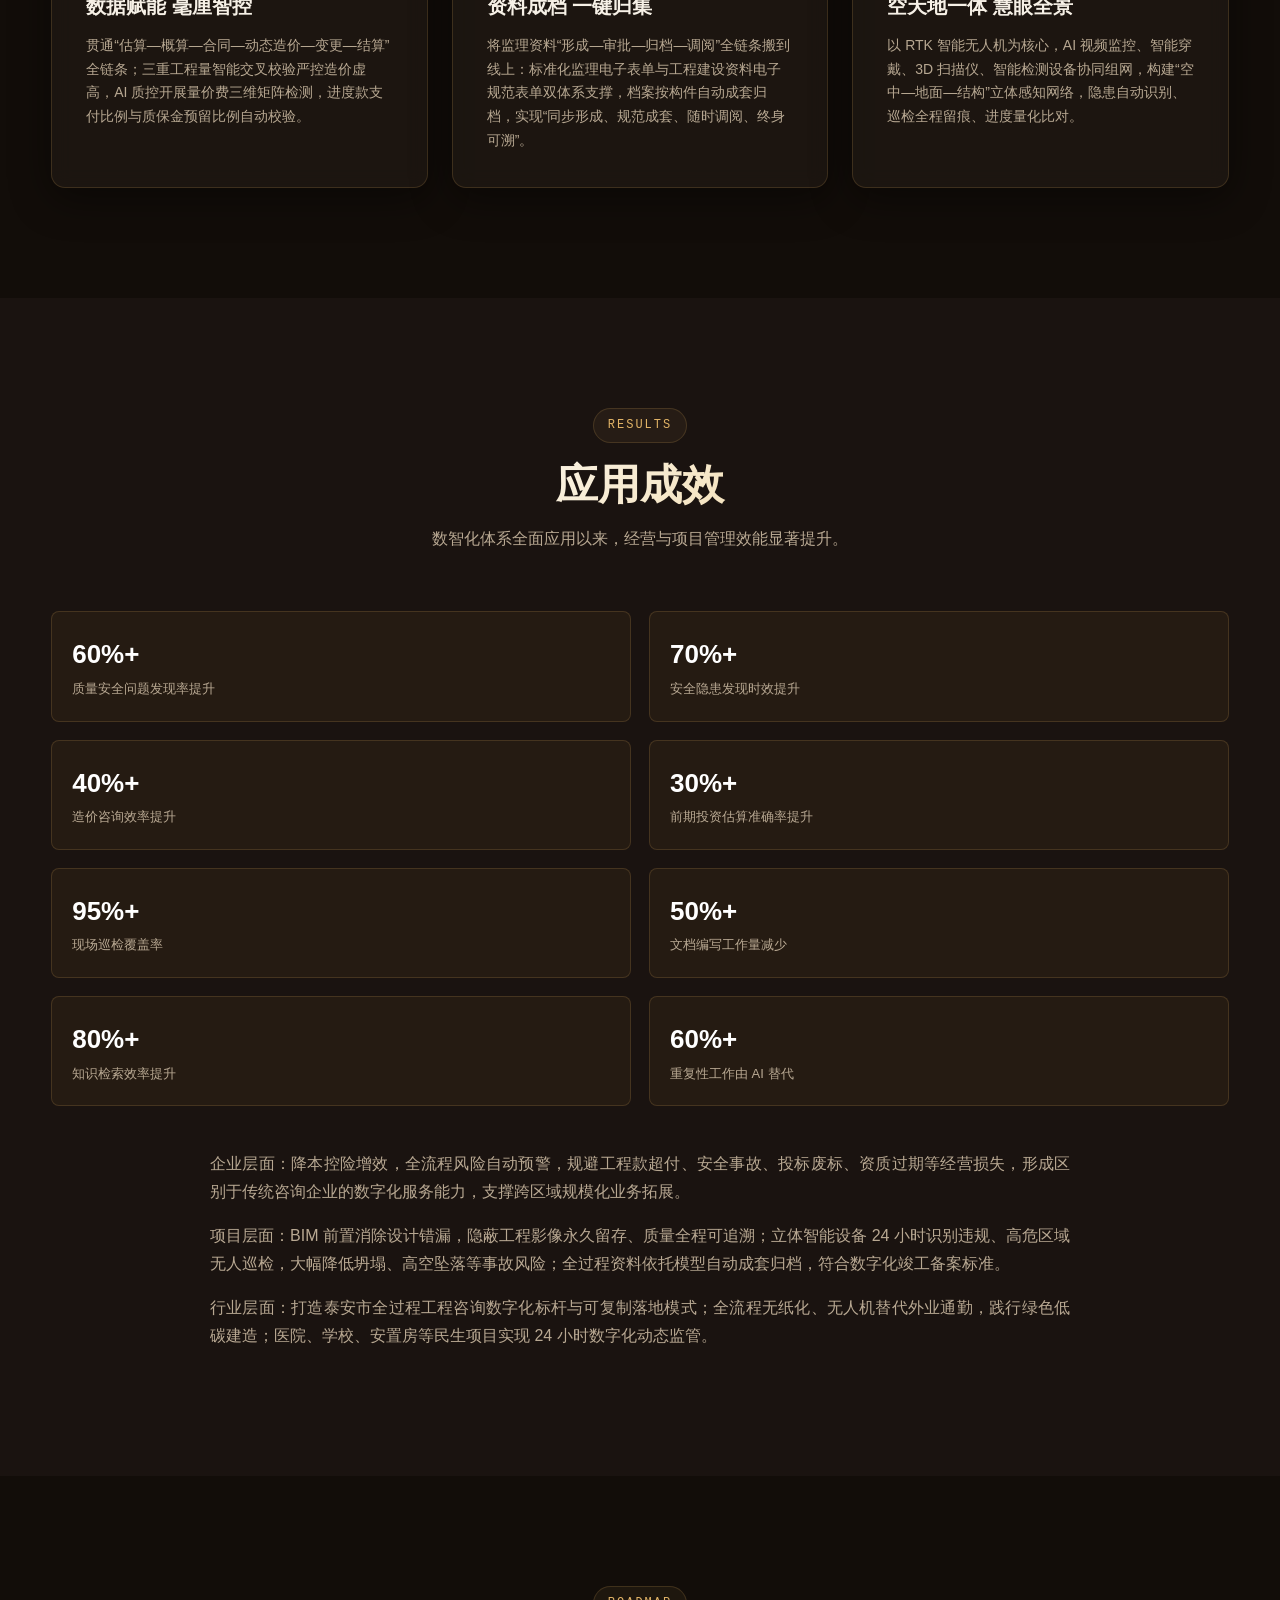
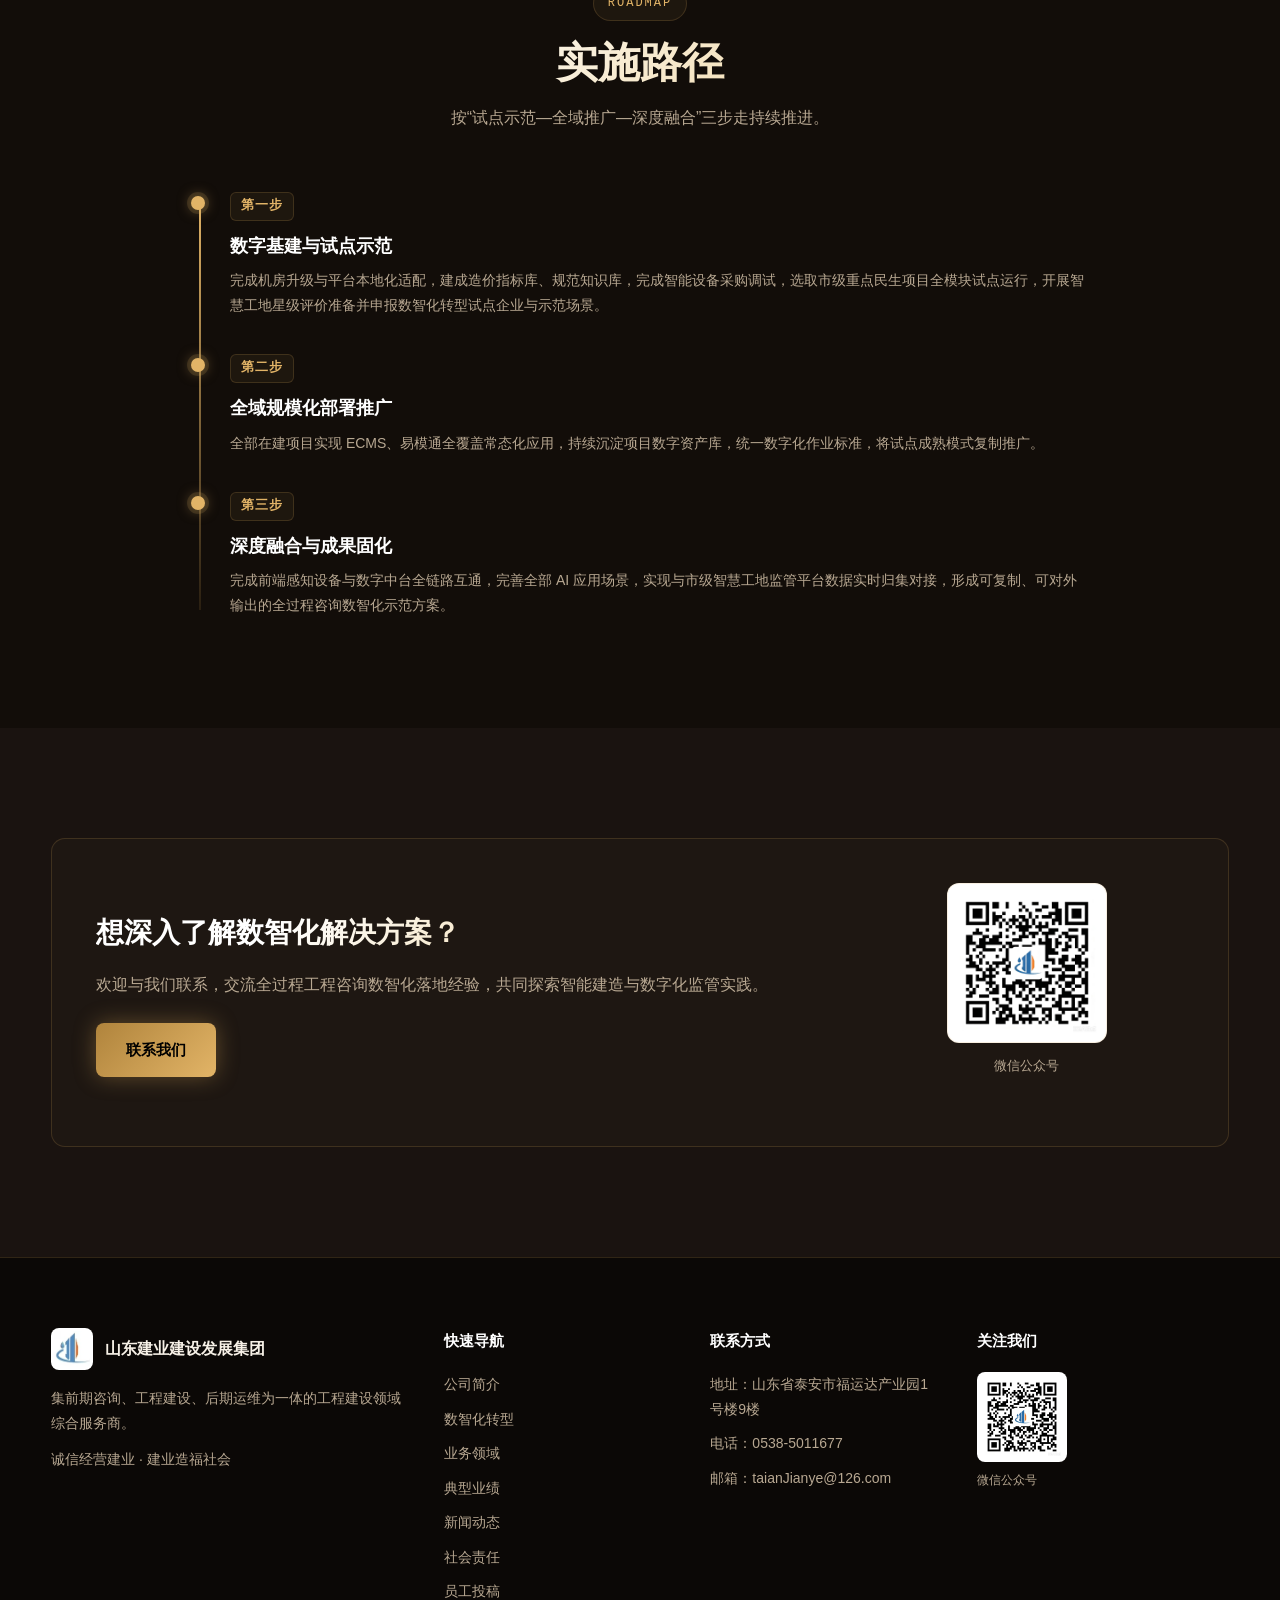
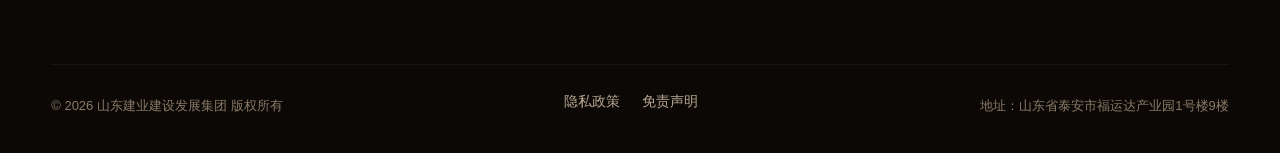
<file: digital.html>
<!DOCTYPE html>
<html lang="zh-CN">
<head>
  <meta charset="UTF-8">
  <meta name="viewport" content="width=device-width, initial-scale=1.0">
  <title data-edit="digital.meta.title" data-label="浏览器标题" data-group="页面信息" data-page="digital" data-edit-mode="doctitle">数智化转型 - 山东建业建设发展集团</title>
  <meta name="description" content="山东建业建设发展集团全域数智化转型：以 ECMS 管控底座、易模通 BIM 协同平台、智慧造价系统、智能设备感知网络四大板块，覆盖经营、项目全生命周期与施工现场。" data-edit="digital.meta.description" data-label="页面描述（搜索引擎摘要）" data-group="页面信息" data-page="digital" data-edit-mode="metadesc">
  <link rel="stylesheet" href="css/style.css?v=20261111b">
</head>
<body>

<header class="header">
  <div class="container">
    <a href="index.html" class="logo">
      <img src="images/logo.jpg" alt="山东建业建设发展集团 LOGO" class="logo-img">
      <div class="logo-text">
        <span class="logo-name" data-edit="_site.logo.name" data-label="公司名称（页头）" data-group="站点通用" data-page="_site" data-edit-mode="text">山东建业建设发展集团</span>
        <span class="logo-slogan" data-edit="_site.logo.slogan" data-label="企业口号（页头）" data-group="站点通用" data-page="_site" data-edit-mode="text">诚信经营建业 · 建业造福社会</span>
      </div>
    </a>
    <nav class="nav" id="nav">
      <a href="index.html" data-edit="_site.nav.1" data-label="导航菜单 1" data-group="站点通用" data-page="_site" data-edit-mode="text">首页</a>
      <a href="about.html" data-edit="_site.nav.2" data-label="导航菜单 2" data-group="站点通用" data-page="_site" data-edit-mode="text">公司简介</a>
      <a href="team.html" data-edit="_site.nav.3" data-label="导航菜单 3" data-group="站点通用" data-page="_site" data-edit-mode="text">建业风采</a>
      <a href="digital.html" class="active" data-edit="_site.nav.4" data-label="导航菜单 4" data-group="站点通用" data-page="_site" data-edit-mode="text">数智化转型</a>
      <a href="services.html" data-edit="_site.nav.5" data-label="导航菜单 5" data-group="站点通用" data-page="_site" data-edit-mode="text">业务领域</a>
      <a href="projects.html" data-edit="_site.nav.6" data-label="导航菜单 6" data-group="站点通用" data-page="_site" data-edit-mode="text">典型业绩</a>
      <a href="news.html" data-edit="_site.nav.7" data-label="导航菜单 7" data-group="站点通用" data-page="_site" data-edit-mode="text">新闻动态</a>
      <a href="social.html" data-edit="_site.nav.8" data-label="导航菜单 8" data-group="站点通用" data-page="_site" data-edit-mode="text">社会责任</a>
      <a href="contact.html" data-edit="_site.nav.9" data-label="导航菜单 9" data-group="站点通用" data-page="_site" data-edit-mode="text">联系我们</a>
    </nav>
    <div class="header-btns">
      <a href="contact.html" class="btn btn-primary" style="padding:10px 20px;font-size:13px">业务咨询</a>
      <div class="hamburger" id="hamburger" aria-label="菜单"><span></span><span></span><span></span></div>
    </div>
  </div>
</header>

<section class="page-hero">
  <div class="container">
    <h1 class="reveal" data-edit="digital.hero.title1" data-label="页面大标题 1" data-group="数智化转型" data-page="digital" data-edit-mode="text">数智化转型</h1>
    <p class="reveal" data-edit="digital.hero.sub1" data-label="页面副标题 1" data-group="数智化转型" data-page="digital" data-edit-mode="text">数字筑基 · 智改赋能 · 数据驱动 · 智能决策</p>
  </div>
</section>

<section class="section">
  <div class="container">
    <div class="content-block reveal">
      <h2 data-edit="digital.block.h21" data-label="小节标题 1" data-group="数智化转型" data-page="digital" data-edit-mode="text">总体思路</h2>
      <p data-edit="digital.block.p1" data-label="段落 1" data-group="数智化转型" data-page="digital" data-edit-mode="html">集团以“数字筑基、智改赋能、数据驱动、智能决策”为核心路径，以“平台 + AI 助手”双轮驱动，构建全域数智化体系。体系由四大板块构成：<strong>ECMS</strong> 为经营管控中枢，<strong>易模通</strong> 为 BIM 数字载体，<strong>智慧造价</strong> 为 AI 算力支撑，<strong>智能设备</strong> 为前端感知网络。</p>
      <p data-edit="digital.block.p2" data-label="段落 2" data-group="数智化转型" data-page="digital" data-edit-mode="text">四大板块横向覆盖经营、项目全生命周期、施工现场三个层面，纵向贯通“数据采集—智能分析—闭环处置—数字归档”全链路，形成项目质量、安全、进度、投资全流程智能闭环管控能力，并按智慧工地标准实现信息管理、人员管理、视频管理、安全管理、质量管理、绿色文明施工、物料与进度管理、BIM 应用管理八大模块全覆盖。</p>
    </div>
    <figure class="framework-figure reveal">
      <img src="images/digital/frame-01.jpg" alt="数智建业总体架构：一个中枢、一个载体、双算力、一引擎" data-edit="digital.frame.img1" data-label="架构图 1" data-group="数智化转型" data-page="digital" data-edit-mode="src">
    </figure>
  </div>
</section>

<section class="section section-alt">
  <div class="container">
    <div class="section-header reveal">
      <div class="section-label" data-edit="digital.sec.label1" data-label="区块英文标签 1" data-group="数智化转型" data-page="digital" data-edit-mode="text">DIGITAL ECOSYSTEM</div>
      <h2 class="section-title" data-edit="digital.sec.title1" data-label="区块标题 1" data-group="数智化转型" data-page="digital" data-edit-mode="text">全域数智化体系</h2>
      <p class="section-desc" data-edit="digital.sec.desc1" data-label="区块说明 1" data-group="数智化转型" data-page="digital" data-edit-mode="text">以“数字筑基、智改赋能、数据驱动、智能决策”为核心路径，构建四大数智化板块。</p>
    </div>
    <div class="portal-grid">
      <div class="portal-card ecms reveal">
        <img class="portal-img shot" src="images/digital/platform-ecms.jpg" alt="ECMS 全域数智化管控平台" data-edit="digital.portal.img1" data-label="平台配图 1" data-group="数智化转型" data-page="digital" data-edit-mode="src">
        <span class="portal-tag">全域管控底座</span>
        <h3 class="portal-title">ECMS 全域数智化管控平台</h3>
        <p class="portal-desc">覆盖全产业链业务，搭载智能台账、履约风险筛查、资料合规校验等 AI 核心引擎，建立集团、分公司、项目三级数字孪生驾驶舱。以低代码技术为底座，贯通商机、投标、合同、业务、财务、档案、行政、人事全管理链条，内置 128 套标准化监理电子表单。</p>
        <a href="https://ecms.jyzg.net.cn:1690" target="_blank" rel="noopener" class="btn btn-primary">进入系统</a>
      </div>
      <div class="portal-card ymt reveal">
        <img class="portal-img shot" src="images/digital/platform-ymt.jpg" alt="易模通 BIM 协同平台" data-edit="digital.portal.img2" data-label="平台配图 2" data-group="数智化转型" data-page="digital" data-edit-mode="src">
        <span class="portal-tag" style="color:var(--accent);border-color:rgba(194,112,58,.3)">BIM 协同</span>
        <h3 class="portal-title">易模通 BIM 协同平台</h3>
        <p class="portal-desc">与广州易达科技联合共建、深度定制的国产 BIM 协同平台，以模型为数据载体贯通项目全过程管控，覆盖协同管理、BIM 应用、设计管理、策划管理、造价管控、进度管控、质量安全管控、档案信息管理九大业务模块，提供八维管理视图。</p>
        <a href="http://58.56.200.154:7000/" target="_blank" rel="noopener" class="btn btn-accent">进入系统</a>
      </div>
    </div>
    <div class="service-grid" style="margin-top:32px">
      <div class="glass-card reveal">
        <img class="card-img shot" src="images/digital/tool-zaojia.jpg" alt="智慧造价系统" data-edit="digital.card.img1" data-label="卡片配图 1" data-group="数智化转型" data-page="digital" data-edit-mode="src">
        <div class="card-icon" style="background:rgba(226,180,103,.12)">💰</div>
        <h3 class="card-title" data-edit="digital.card.title1" data-label="卡片标题 1" data-group="数智化转型" data-page="digital" data-edit-mode="text">智慧造价系统</h3>
        <p class="card-text" data-edit="digital.card.text1" data-label="卡片正文 1" data-group="数智化转型" data-page="digital" data-edit-mode="text">调用私有化多模态大模型算力，具备 AI 智能查询、投资估算、智能质控、回标分析与三重工程量交叉校验能力，沉淀企业专属造价数字资产库。</p>
      </div>
      <div class="glass-card reveal">
        <img class="card-img shot" src="images/digital/device-pointcloud.jpg" alt="智能设备感知网络" data-edit="digital.card.img2" data-label="卡片配图 2" data-group="数智化转型" data-page="digital" data-edit-mode="src">
        <div class="card-icon" style="background:rgba(226,180,103,.12)">🚁</div>
        <h3 class="card-title" data-edit="digital.card.title2" data-label="卡片标题 2" data-group="数智化转型" data-page="digital" data-edit-mode="text">智能设备感知网络</h3>
        <p class="card-text" data-edit="digital.card.text2" data-label="卡片正文 2" data-group="数智化转型" data-page="digital" data-edit-mode="text">智能无人机构建空天地一体化感知网络，实现红外热成像无损病害检测、高危区域自主巡检与施工现场 AI 智能安防识别。</p>
      </div>
      <div class="glass-card reveal">
        <div class="card-icon" style="background:rgba(226,180,103,.12)">🏗️</div>
        <h3 class="card-title" data-edit="digital.card.title3" data-label="卡片标题 3" data-group="数智化转型" data-page="digital" data-edit-mode="text">智慧工地八大模块</h3>
        <p class="card-text" data-edit="digital.card.text3" data-label="卡片正文 3" data-group="数智化转型" data-page="digital" data-edit-mode="text">按智慧工地标准实现信息管理、人员管理、视频管理、安全管理、质量管理、绿色文明施工、物料与进度管理、BIM 应用管理八大模块全覆盖，现场安全与进度态势一屏掌控、留痕可溯。</p>
        <div class="gw-modules">
          <span>信息管理</span><span>人员管理</span><span>视频管理</span><span>安全管理</span>
          <span>质量管理</span><span>绿色文明施工</span><span>物料与进度管理</span><span>BIM 应用管理</span>
        </div>
      </div>
    </div>
    <div class="naming-note reveal">
      <div class="nn-label">命名体系</div>
      <p>集团数智化产品统一以「建业·」为品牌前缀：门户侧服务入口为 <strong>建业·云服</strong>，移动侧员工服务为 <strong>建业通</strong>，文化内容窗口为 <strong>建业·视界</strong>。ECMS 与易模通作为建业·云服旗下的核心系统，保留独立登录入口，便于项目一线直接进入。</p>
    </div>
  </div>
</section>

<section class="section">
  <div class="container">
    <div class="section-header reveal">
      <div class="section-label" data-edit="digital.sec.label2" data-label="区块英文标签 2" data-group="数智化转型" data-page="digital" data-edit-mode="text">FRAMEWORK</div>
      <h2 class="section-title" data-edit="digital.sec.title2" data-label="区块标题 2" data-group="数智化转型" data-page="digital" data-edit-mode="text">数智建业 · 架构图解</h2>
      <p class="section-desc" data-edit="digital.sec.desc2" data-label="区块说明 2" data-group="数智化转型" data-page="digital" data-edit-mode="text">从政策标准、痛点识别到平台矩阵、AI 场景与实施路线，一组图看清数智建业的全貌。</p>
    </div>
    <div class="frame-grid">
      <div class="frame-card reveal">
        <img src="images/digital/frame-02.jpg" alt="数智建业政策标准体系图解">
        <div class="frame-cap"><span class="frame-no">02</span><span class="frame-name">政策标准体系</span></div>
      </div>
      <div class="frame-card reveal">
        <img src="images/digital/frame-03.jpg" alt="工程建设行业数字化痛点分布图解">
        <div class="frame-cap"><span class="frame-no">03</span><span class="frame-name">行业痛点分布</span></div>
      </div>
      <div class="frame-card reveal">
        <img src="images/digital/frame-04.jpg" alt="五大平台矩阵图解">
        <div class="frame-cap"><span class="frame-no">04</span><span class="frame-name">五大平台矩阵</span></div>
      </div>
      <div class="frame-card reveal">
        <img src="images/digital/frame-05.jpg" alt="BIM 八项能力图解">
        <div class="frame-cap"><span class="frame-no">05</span><span class="frame-name">BIM 八项能力</span></div>
      </div>
      <div class="frame-card reveal">
        <img src="images/digital/frame-06.jpg" alt="建业九大 AI 应用场景图解">
        <div class="frame-cap"><span class="frame-no">06</span><span class="frame-name">AI 九大场景</span></div>
      </div>
      <div class="frame-card reveal">
        <img src="images/digital/frame-08.jpg" alt="数智化转型预期效益图解">
        <div class="frame-cap"><span class="frame-no">08</span><span class="frame-name">预期效益</span></div>
      </div>
    </div>
  </div>
</section>

<section class="section section-alt">
  <div class="container">
    <div class="section-header reveal">
      <div class="section-label" data-edit="digital.sec.label3" data-label="区块英文标签 3" data-group="数智化转型" data-page="digital" data-edit-mode="text">SCREENS</div>
      <h2 class="section-title" data-edit="digital.sec.title3" data-label="区块标题 3" data-group="数智化转型" data-page="digital" data-edit-mode="text">平台实景</h2>
      <p class="section-desc" data-edit="digital.sec.desc3" data-label="区块说明 3" data-group="数智化转型" data-page="digital" data-edit-mode="text">以下界面均来自集团在运行系统，核心数据已作脱敏处理。</p>
    </div>
    <div class="screen-wall">
      <figure class="screen-item reveal">
        <div class="screen-bar"><i></i><i></i><i></i><span>ECMS · 合同监管</span></div>
        <img src="images/digital/scene-contract.jpg" alt="ECMS 合同监管界面">
        <figcaption class="screen-cap"><span class="screen-name">合同全周期监管与履约预警</span><span class="screen-tag">ECMS</span></figcaption>
      </figure>
      <figure class="screen-item reveal">
        <div class="screen-bar"><i></i><i></i><i></i><span>ECMS · 人力资源</span></div>
        <img src="images/digital/scene-hr.jpg" alt="ECMS 人力资源管理界面">
        <figcaption class="screen-cap"><span class="screen-name">人员资质、证书与到岗履约管理</span><span class="screen-tag">ECMS</span></figcaption>
      </figure>
      <figure class="screen-item reveal">
        <div class="screen-bar"><i></i><i></i><i></i><span>易模通 · 项目视窗</span></div>
        <img src="images/digital/scene-window.jpg" alt="易模通项目视窗界面">
        <figcaption class="screen-cap"><span class="screen-name">项目视窗：八维管理视图一屏总览</span><span class="screen-tag">BIM</span></figcaption>
      </figure>
      <figure class="screen-item reveal">
        <div class="screen-bar"><i></i><i></i><i></i><span>易模通 · 资料归档</span></div>
        <img src="images/digital/scene-archive.jpg" alt="易模通资料阶段归档界面">
        <figcaption class="screen-cap"><span class="screen-name">资料按阶段自动成套归档</span><span class="screen-tag">BIM</span></figcaption>
      </figure>
      <figure class="screen-item reveal">
        <div class="screen-bar"><i></i><i></i><i></i><span>易模通 · 建筑模型</span></div>
        <img src="images/digital/bim-model.jpg" alt="易模通建筑信息模型浏览界面">
        <figcaption class="screen-cap"><span class="screen-name">BIM 模型浏览与构件信息联动</span><span class="screen-tag">BIM</span></figcaption>
      </figure>
      <figure class="screen-item reveal">
        <div class="screen-bar"><i></i><i></i><i></i><span>智慧造价 · 算量核价</span></div>
        <img src="images/digital/tool-zaojia.jpg" alt="智慧造价系统算量核价界面">
        <figcaption class="screen-cap"><span class="screen-name">AI 算量、核价与三重工程量校验</span><span class="screen-tag">COST</span></figcaption>
      </figure>
    </div>
  </div>
</section>

<section class="section">
  <div class="container">
    <div class="content-block reveal">
      <h2 data-edit="digital.block.h22" data-label="小节标题 2" data-group="数智化转型" data-page="digital" data-edit-mode="text">数智化转型成效</h2>
      <ul>
        <li>经营管理效率提升 40% 以上</li>
        <li>质量安全问题发现率提升 60% 以上</li>
        <li>文档编写工作量减少 50% 以上</li>
      </ul>
      <p data-edit="digital.block.p3" data-label="段落 3" data-group="数智化转型" data-page="digital" data-edit-mode="text">公司正按照“试点示范—全域推广—深度融合”三步走路径持续推进转型落地，全力配合行业主管部门数字化监管、工程档案标准化、安全生产常态化各项工作，打造区域全过程工程咨询智能建造示范样板。</p>
    </div>
  </div>
</section>

<section class="section">
  <div class="container">
    <div class="section-header reveal">
      <div class="section-label" data-edit="digital.sec.label4" data-label="区块英文标签 4" data-group="数智化转型" data-page="digital" data-edit-mode="text">BIM+</div>
      <h2 class="section-title" data-edit="digital.sec.title4" data-label="区块标题 4" data-group="数智化转型" data-page="digital" data-edit-mode="text">BIM+ 全生命周期能力</h2>
      <p class="section-desc" data-edit="digital.sec.desc4" data-label="区块说明 4" data-group="数智化转型" data-page="digital" data-edit-mode="text">从“建模看外观”到“一模到底、构件驱动、虚实联动”。</p>
    </div>
    <div class="service-grid">
      <div class="glass-card reveal">
        <div class="card-icon">📐</div>
        <h3 class="card-title" data-edit="digital.card.title4" data-label="卡片标题 4" data-group="数智化转型" data-page="digital" data-edit-mode="text">BIM+ 全专业智能建模</h3>
        <p class="card-text" data-edit="digital.card.text4" data-label="卡片正文 4" data-group="数智化转型" data-page="digital" data-edit-mode="text">建模覆盖建筑、结构、装饰、安装、室外工程、景观、市政道路与管网等全专业；CAD 智能识别对柱、剪力墙、梁、板钢筋、砌体、门窗、基础、桩、承台及管道、设备、桥架、喷淋、地暖盘管、配电箱、回路等 30 余项构件一键识别，实现“图纸进、模型出”，多专业模型自动合并、碰撞与净高自动检测。</p>
      </div>
      <div class="glass-card reveal">
        <div class="card-icon">🔗</div>
        <h3 class="card-title" data-edit="digital.card.title5" data-label="卡片标题 5" data-group="数智化转型" data-page="digital" data-edit-mode="text">BIM+ 一模到底</h3>
        <p class="card-text" data-edit="digital.card.text5" data-label="卡片正文 5" data-group="数智化转型" data-page="digital" data-edit-mode="text">数字模型贯通规划设计、招投标、施工、竣工、运维全流程：概算、预算、变更签证、隐蔽影像、安全记录全部绑定对应构件三维点位，操作永久留痕、精准溯源；模型即档案、竣工即运维，彻底解决多版本模型数据割裂难题。</p>
      </div>
      <div class="glass-card reveal">
        <div class="card-icon">🛰️</div>
        <h3 class="card-title" data-edit="digital.card.title6" data-label="卡片标题 6" data-group="数智化转型" data-page="digital" data-edit-mode="text">BIM+ 实景虚实联动</h3>
        <p class="card-text" data-edit="digital.card.text6" data-label="卡片正文 6" data-group="数智化转型" data-page="digital" data-edit-mode="text">无人机航测点云、3D 扫描仪实测数据一键导入平台，AI 自动比对实体施工与设计偏差；现场隐患照片一键映射三维构件，实现实景问题、模型定位、线上整改一体化联动处置；实测实量与检测数据绑定构件，为隐蔽工程验收提供数字化支撑。</p>
      </div>
      <div class="glass-card reveal">
        <div class="card-icon">📊</div>
        <h3 class="card-title" data-edit="digital.card.title7" data-label="卡片标题 7" data-group="数智化转型" data-page="digital" data-edit-mode="text">BIM+ 造价算量</h3>
        <p class="card-text" data-edit="digital.card.text7" data-label="卡片正文 7" data-group="数智化转型" data-page="digital" data-edit-mode="text">支持合同清单导入、清单模型计价、模型清单确认，实现“模型—清单—价格”三位一体管控；工程量云计算一键输出清单、计算式、云报表；同一张 CAD 图纸可直接生成效果图与工程量清单，与三重工程量智能校验共同构建从图纸到结算的造价闭环。</p>
      </div>
      <div class="glass-card reveal">
        <div class="card-icon">📄</div>
        <h3 class="card-title" data-edit="digital.card.title8" data-label="卡片标题 8" data-group="数智化转型" data-page="digital" data-edit-mode="text">BIM+ 监理资料</h3>
        <p class="card-text" data-edit="digital.card.text8" data-label="卡片正文 8" data-group="数智化转型" data-page="digital" data-edit-mode="text">监理过程资料按规范表式线上填报、绑定模型归档：检验批、分项、分部、单位工程验收资料按检验批绑定构件成套归档；点选任一构件可同步调出该构件涉及的全部管理过程资料，资料可精确追溯到构件、时间、责任方，满足数字化管理与竣工验收组卷要求。</p>
      </div>
      <div class="glass-card reveal">
        <div class="card-icon">🛡️</div>
        <h3 class="card-title" data-edit="digital.card.title9" data-label="卡片标题 9" data-group="数智化转型" data-page="digital" data-edit-mode="text">BIM+ 质量安全</h3>
        <p class="card-text" data-edit="digital.card.text9" data-label="卡片正文 9" data-group="数智化转型" data-page="digital" data-edit-mode="text">在模型构件上预设质量控制点与安全风险分级清单，实现风险源头预控；现场人员移动端上传影像，AI 辅助识别质量缺陷与安全隐患，问题直接关联 BIM 构件下发整改任务，形成“问题上报—下发整改—复查销项”完整闭环，支撑工程质量终身责任制。</p>
      </div>
      <div class="glass-card reveal">
        <div class="card-icon">⏱️</div>
        <h3 class="card-title" data-edit="digital.card.title10" data-label="卡片标题 10" data-group="数智化转型" data-page="digital" data-edit-mode="text">BIM+ 进度与虚拟建造</h3>
        <p class="card-text" data-edit="digital.card.text10" data-label="卡片正文 10" data-group="数智化转型" data-page="digital" data-edit-mode="text">计划进度与模型关联挂接，关键路线、关键节点滞后自动预警；依托现场实际进度驱动虚拟建造，模型随实际进展逐层生长，形象进度与工程造价同步生成、按月更新，进度管控与投资管控一体联动。</p>
      </div>
      <div class="glass-card reveal">
        <div class="card-icon">🌐</div>
        <h3 class="card-title" data-edit="digital.card.title11" data-label="卡片标题 11" data-group="数智化转型" data-page="digital" data-edit-mode="text">BIM+ 智慧工地与运维</h3>
        <p class="card-text" data-edit="digital.card.text11" data-label="卡片正文 11" data-group="数智化转型" data-page="digital" data-edit-mode="text">BIM 应用全面对标智慧工地建设技术标准，与智能感知网络双向联动；竣工后模型直接移交运维单位作为数字底图，设备与材料厂家信息、维护保养、备品备件随构建档，实现“一模到底、运维有底”。</p>
      </div>
    </div>
  </div>
</section>

<section class="section section-alt">
  <div class="container">
    <div class="section-header reveal">
      <div class="section-label" data-edit="digital.sec.label5" data-label="区块英文标签 5" data-group="数智化转型" data-page="digital" data-edit-mode="text">SAFETY</div>
      <h2 class="section-title" data-edit="digital.sec.title5" data-label="区块标题 5" data-group="数智化转型" data-page="digital" data-edit-mode="text">质量安全智能管控</h2>
      <p class="section-desc" data-edit="digital.sec.desc5" data-label="区块说明 5" data-group="数智化转型" data-page="digital" data-edit-mode="text">按“事前预控、事中监测、事后闭环、档案追溯”四段式构建。</p>
    </div>
    <div class="service-grid">
      <div class="glass-card reveal">
        <div class="card-icon">🎯</div>
        <h3 class="card-title" data-edit="digital.card.title12" data-label="卡片标题 12" data-group="数智化转型" data-page="digital" data-edit-mode="text">事前预控</h3>
        <p class="card-text" data-edit="digital.card.text12" data-label="卡片正文 12" data-group="数智化转型" data-page="digital" data-edit-mode="text">BIM 模型源头预控，设计阶段开展管线碰撞、净高、构件重叠检测；在模型构件上预设质量控制点与安全风险分级清单，建设、设计、监理、施工单位共用一套云端数字模型线上同步审图。危大工程清单化辨识、逐一挂接风险点；AI 依据云端法规知识库对施工方案开展智能审查，并将方案与现场照片智能比对，从“审方案”延伸到“查执行”。</p>
      </div>
      <div class="glass-card reveal">
        <div class="card-icon">📡</div>
        <h3 class="card-title" data-edit="digital.card.title13" data-label="卡片标题 13" data-group="数智化转型" data-page="digital" data-edit-mode="text">事中监测</h3>
        <p class="card-text" data-edit="digital.card.text13" data-label="卡片正文 13" data-group="数智化转型" data-page="digital" data-edit-mode="text">智能感知网络全天候采集现场数据，AI 对标重大事故隐患判定标准识别判定隐患情形。感知手段覆盖智能无人机 AI 安防识别、无人机红外热成像无损检测（混凝土空洞、钢筋锈蚀、墙体空鼓、管线渗水等隐蔽病害）、AI 视频监控与塔机视觉、智能穿戴设备与高危区域自主巡检。</p>
        <figure class="device-evidence">
          <img src="images/digital/device-uav.jpg" alt="无人机红外热成像与可见光对比，定位墙体空鼓">
          <figcaption>红外热成像 / 可见光双光比对，隐蔽空鼓精准定位</figcaption>
        </figure>
      </div>
      <div class="glass-card reveal">
        <div class="card-icon">🔄</div>
        <h3 class="card-title" data-edit="digital.card.title14" data-label="卡片标题 14" data-group="数智化转型" data-page="digital" data-edit-mode="text">事后闭环</h3>
        <p class="card-text" data-edit="digital.card.text14" data-label="卡片正文 14" data-group="数智化转型" data-page="digital" data-edit-mode="text">依托 BIM 协同平台实施“问题上报—下发整改—复查销项”完整闭环，问题直接关联构件下发整改任务；情况严重的由 AI 辅助生成工程暂停令，经总监理工程师签发下达。质量验收按检验批绑定构件成套归档，实测实量数据与模型自动比对、超偏差自动预警。</p>
      </div>
      <div class="glass-card reveal">
        <div class="card-icon">🗄️</div>
        <h3 class="card-title" data-edit="digital.card.title15" data-label="卡片标题 15" data-group="数智化转型" data-page="digital" data-edit-mode="text">档案留存与责任追溯</h3>
        <p class="card-text" data-edit="digital.card.text15" data-label="卡片正文 15" data-group="数智化转型" data-page="digital" data-edit-mode="text">质量安全全过程资料依托 BIM 模型自动成套归档：检查记录、整改资料、隐蔽工程影像、验收记录全部绑定对应构件三维点位，操作永久留痕、精准溯源；质量问题可追溯到具体构件、具体时间、具体责任方，为质量终身责任制提供完整证据链。</p>
      </div>
    </div>
  </div>
</section>

<section class="section">
  <div class="container">
    <div class="section-header reveal">
      <div class="section-label" data-edit="digital.sec.label6" data-label="区块英文标签 6" data-group="数智化转型" data-page="digital" data-edit-mode="text">SOLUTIONS</div>
      <h2 class="section-title" data-edit="digital.sec.title6" data-label="区块标题 6" data-group="数智化转型" data-page="digital" data-edit-mode="text">专项解决方案</h2>
      <p class="section-desc" data-edit="digital.sec.desc6" data-label="区块说明 6" data-group="数智化转型" data-page="digital" data-edit-mode="text">数智化能力落地为可复制的专项方案，已在重点项目全模块运行。</p>
    </div>
    <div class="service-grid">
      <div class="glass-card reveal">
        <div class="card-icon">🧭</div>
        <h3 class="card-title" data-edit="digital.card.title16" data-label="卡片标题 16" data-group="数智化转型" data-page="digital" data-edit-mode="text">数智筑基 一屏统管</h3>
        <p class="card-text" data-edit="digital.card.text16" data-label="卡片正文 16" data-group="数智化转型" data-page="digital" data-edit-mode="text">以 ECMS 为管理中枢、易模通为 BIM 底座，两大平台能力互补；以管理驾驶舱实现经营、财务、项目多维数据一屏统管，以流程引擎实现待办、审批全流程追踪。</p>
      </div>
      <div class="glass-card reveal">
        <div class="card-icon">🚨</div>
        <h3 class="card-title" data-edit="digital.card.title17" data-label="卡片标题 17" data-group="数智化转型" data-page="digital" data-edit-mode="text">全域智控 本质安全</h3>
        <p class="card-text" data-edit="digital.card.text17" data-label="卡片正文 17" data-group="数智化转型" data-page="digital" data-edit-mode="text">BIM 源头预控、危大工程清单化、AI 方案审查；空天地立体感知、AI 隐患识别分级告警；隐患全流程线上闭环，档案终身绑定追溯。</p>
      </div>
      <div class="glass-card reveal">
        <div class="card-icon">📅</div>
        <h3 class="card-title" data-edit="digital.card.title18" data-label="卡片标题 18" data-group="数智化转型" data-page="digital" data-edit-mode="text">节点智控 工期可视</h3>
        <p class="card-text" data-edit="digital.card.text18" data-label="卡片正文 18" data-group="数智化转型" data-page="digital" data-edit-mode="text">以 BIM 模型为数据载体，计划进度挂接模型、智能设备实时采集进展、AI 自动比对计划与实际并预警；无人机多期航拍量化工序完成比例，虚拟建造预演施工进程。</p>
      </div>
      <div class="glass-card reveal">
        <div class="card-icon">💰</div>
        <h3 class="card-title" data-edit="digital.card.title19" data-label="卡片标题 19" data-group="数智化转型" data-page="digital" data-edit-mode="text">数据赋能 毫厘智控</h3>
        <p class="card-text" data-edit="digital.card.text19" data-label="卡片正文 19" data-group="数智化转型" data-page="digital" data-edit-mode="text">贯通“估算—概算—合同—动态造价—变更—结算”全链条；三重工程量智能交叉校验严控造价虚高，AI 质控开展量价费三维矩阵检测，进度款支付比例与质保金预留比例自动校验。</p>
      </div>
      <div class="glass-card reveal">
        <div class="card-icon">📚</div>
        <h3 class="card-title" data-edit="digital.card.title20" data-label="卡片标题 20" data-group="数智化转型" data-page="digital" data-edit-mode="text">资料成档 一键归集</h3>
        <p class="card-text" data-edit="digital.card.text20" data-label="卡片正文 20" data-group="数智化转型" data-page="digital" data-edit-mode="text">将监理资料“形成—审批—归档—调阅”全链条搬到线上：标准化监理电子表单与工程建设资料电子规范表单双体系支撑，档案按构件自动成套归档，实现“同步形成、规范成套、随时调阅、终身可溯”。</p>
      </div>
      <div class="glass-card reveal">
        <div class="card-icon">🛸</div>
        <h3 class="card-title" data-edit="digital.card.title21" data-label="卡片标题 21" data-group="数智化转型" data-page="digital" data-edit-mode="text">空天地一体 慧眼全景</h3>
        <p class="card-text" data-edit="digital.card.text21" data-label="卡片正文 21" data-group="数智化转型" data-page="digital" data-edit-mode="text">以 RTK 智能无人机为核心，AI 视频监控、智能穿戴、3D 扫描仪、智能检测设备协同组网，构建“空中—地面—结构”立体感知网络，隐患自动识别、巡检全程留痕、进度量化比对。</p>
      </div>
    </div>
  </div>
</section>

<section class="section section-alt">
  <div class="container">
    <div class="section-header reveal">
      <div class="section-label" data-edit="digital.sec.label7" data-label="区块英文标签 7" data-group="数智化转型" data-page="digital" data-edit-mode="text">RESULTS</div>
      <h2 class="section-title" data-edit="digital.sec.title7" data-label="区块标题 7" data-group="数智化转型" data-page="digital" data-edit-mode="text">应用成效</h2>
      <p class="section-desc" data-edit="digital.sec.desc7" data-label="区块说明 7" data-group="数智化转型" data-page="digital" data-edit-mode="text">数智化体系全面应用以来，经营与项目管理效能显著提升。</p>
    </div>
    <div class="about-stats-grid reveal">
      <div class="about-stat">
        <div class="n" data-tpl="none" data-edit="digital.about.n1" data-label="资质数字 1" data-group="数智化转型" data-page="digital" data-edit-mode="numspan">60%+</div>
        <div class="l" data-edit="digital.about.l1" data-label="资质数字说明 1" data-group="数智化转型" data-page="digital" data-edit-mode="text">质量安全问题发现率提升</div>
      </div>
      <div class="about-stat">
        <div class="n" data-tpl="none" data-edit="digital.about.n2" data-label="资质数字 2" data-group="数智化转型" data-page="digital" data-edit-mode="numspan">70%+</div>
        <div class="l" data-edit="digital.about.l2" data-label="资质数字说明 2" data-group="数智化转型" data-page="digital" data-edit-mode="text">安全隐患发现时效提升</div>
      </div>
      <div class="about-stat">
        <div class="n" data-tpl="none" data-edit="digital.about.n3" data-label="资质数字 3" data-group="数智化转型" data-page="digital" data-edit-mode="numspan">40%+</div>
        <div class="l" data-edit="digital.about.l3" data-label="资质数字说明 3" data-group="数智化转型" data-page="digital" data-edit-mode="text">造价咨询效率提升</div>
      </div>
      <div class="about-stat">
        <div class="n" data-tpl="none" data-edit="digital.about.n4" data-label="资质数字 4" data-group="数智化转型" data-page="digital" data-edit-mode="numspan">30%+</div>
        <div class="l" data-edit="digital.about.l4" data-label="资质数字说明 4" data-group="数智化转型" data-page="digital" data-edit-mode="text">前期投资估算准确率提升</div>
      </div>
      <div class="about-stat">
        <div class="n" data-tpl="none" data-edit="digital.about.n5" data-label="资质数字 5" data-group="数智化转型" data-page="digital" data-edit-mode="numspan">95%+</div>
        <div class="l" data-edit="digital.about.l5" data-label="资质数字说明 5" data-group="数智化转型" data-page="digital" data-edit-mode="text">现场巡检覆盖率</div>
      </div>
      <div class="about-stat">
        <div class="n" data-tpl="none" data-edit="digital.about.n6" data-label="资质数字 6" data-group="数智化转型" data-page="digital" data-edit-mode="numspan">50%+</div>
        <div class="l" data-edit="digital.about.l6" data-label="资质数字说明 6" data-group="数智化转型" data-page="digital" data-edit-mode="text">文档编写工作量减少</div>
      </div>
      <div class="about-stat">
        <div class="n" data-tpl="none" data-edit="digital.about.n7" data-label="资质数字 7" data-group="数智化转型" data-page="digital" data-edit-mode="numspan">80%+</div>
        <div class="l" data-edit="digital.about.l7" data-label="资质数字说明 7" data-group="数智化转型" data-page="digital" data-edit-mode="text">知识检索效率提升</div>
      </div>
      <div class="about-stat">
        <div class="n" data-tpl="none" data-edit="digital.about.n8" data-label="资质数字 8" data-group="数智化转型" data-page="digital" data-edit-mode="numspan">60%+</div>
        <div class="l" data-edit="digital.about.l8" data-label="资质数字说明 8" data-group="数智化转型" data-page="digital" data-edit-mode="text">重复性工作由 AI 替代</div>
      </div>
    </div>
    <div class="content-block reveal" style="margin-top:44px">
      <p data-edit="digital.block.p4" data-label="段落 4" data-group="数智化转型" data-page="digital" data-edit-mode="text">企业层面：降本控险增效，全流程风险自动预警，规避工程款超付、安全事故、投标废标、资质过期等经营损失，形成区别于传统咨询企业的数字化服务能力，支撑跨区域规模化业务拓展。</p>
      <p data-edit="digital.block.p5" data-label="段落 5" data-group="数智化转型" data-page="digital" data-edit-mode="text">项目层面：BIM 前置消除设计错漏，隐蔽工程影像永久留存、质量全程可追溯；立体智能设备 24 小时识别违规、高危区域无人巡检，大幅降低坍塌、高空坠落等事故风险；全过程资料依托模型自动成套归档，符合数字化竣工备案标准。</p>
      <p data-edit="digital.block.p6" data-label="段落 6" data-group="数智化转型" data-page="digital" data-edit-mode="text">行业层面：打造泰安市全过程工程咨询数字化标杆与可复制落地模式；全流程无纸化、无人机替代外业通勤，践行绿色低碳建造；医院、学校、安置房等民生项目实现 24 小时数字化动态监管。</p>
    </div>
  </div>
</section>

<section class="section">
  <div class="container">
    <div class="section-header reveal">
      <div class="section-label" data-edit="digital.sec.label8" data-label="区块英文标签 8" data-group="数智化转型" data-page="digital" data-edit-mode="text">ROADMAP</div>
      <h2 class="section-title" data-edit="digital.sec.title8" data-label="区块标题 8" data-group="数智化转型" data-page="digital" data-edit-mode="text">实施路径</h2>
      <p class="section-desc" data-edit="digital.sec.desc8" data-label="区块说明 8" data-group="数智化转型" data-page="digital" data-edit-mode="text">按“试点示范—全域推广—深度融合”三步走持续推进。</p>
    </div>
    <div class="timeline reveal">
      <div class="timeline-item">
        <span class="timeline-year">第一步</span>
        <h3>数字基建与试点示范</h3>
        <p>完成机房升级与平台本地化适配，建成造价指标库、规范知识库，完成智能设备采购调试，选取市级重点民生项目全模块试点运行，开展智慧工地星级评价准备并申报数智化转型试点企业与示范场景。</p>
      </div>
      <div class="timeline-item">
        <span class="timeline-year">第二步</span>
        <h3>全域规模化部署推广</h3>
        <p>全部在建项目实现 ECMS、易模通全覆盖常态化应用，持续沉淀项目数字资产库，统一数字化作业标准，将试点成熟模式复制推广。</p>
      </div>
      <div class="timeline-item">
        <span class="timeline-year">第三步</span>
        <h3>深度融合与成果固化</h3>
        <p>完成前端感知设备与数字中台全链路互通，完善全部 AI 应用场景，实现与市级智慧工地监管平台数据实时归集对接，形成可复制、可对外输出的全过程咨询数智化示范方案。</p>
      </div>
    </div>
  </div>
</section>

<section class="section section-alt">
  <div class="container">
    <div class="social-cta reveal">
      <div class="cta-text">
        <h2>想深入了解数智化解决方案？</h2>
        <p>欢迎与我们联系，交流全过程工程咨询数智化落地经验，共同探索智能建造与数字化监管实践。</p>
        <a href="contact.html" class="btn btn-primary">联系我们</a>
      </div>
      <div class="cta-qr">
        <img src="images/qrcode.jpg" alt="山东建业微信公众号二维码">
        <p>微信公众号</p>
      </div>
    </div>
  </div>
</section>

<footer class="footer">
  <div class="container">
    <div class="footer-grid">
      <div>
        <div class="footer-brand">
          <img src="images/logo.jpg" alt="山东建业 LOGO">
          <span data-edit="_site.footer.name" data-label="页脚公司名" data-group="站点通用" data-page="_site" data-edit-mode="text">山东建业建设发展集团</span>
        </div>
        <p data-edit="_site.footer.p.1" data-label="页脚简介与口号 1" data-group="站点通用" data-page="_site" data-edit-mode="text">集前期咨询、工程建设、后期运维为一体的工程建设领域综合服务商。</p>
        <p style="margin-top:12px" data-edit="_site.footer.p.2" data-label="页脚简介与口号 2" data-group="站点通用" data-page="_site" data-edit-mode="text">诚信经营建业 · 建业造福社会</p>
      </div>
      <div>
        <h4>快速导航</h4>
        <a href="about.html">公司简介</a>
        <a href="digital.html">数智化转型</a>
        <a href="services.html">业务领域</a>
        <a href="projects.html">典型业绩</a>
        <a href="news.html">新闻动态</a>
        <a href="social.html">社会责任</a>
        <a href="submit.html">员工投稿</a>
      </div>
      <div>
        <h4>联系方式</h4>
        <a href="contact.html" data-edit="_site.contact.address" data-label="公司地址" data-group="站点通用" data-page="_site" data-edit-mode="text">地址：山东省泰安市福运达产业园1号楼9楼</a>
        <a href="tel:0538-5011677" data-edit="_site.contact.phone" data-label="联系电话" data-group="站点通用" data-page="_site" data-edit-mode="text">电话：0538-5011677</a>
        <a href="mailto:taianJianye@126.com" data-edit="_site.contact.email" data-label="联系邮箱" data-group="站点通用" data-page="_site" data-edit-mode="text">邮箱：taianJianye@126.com</a>
      </div>
      <div>
        <h4>关注我们</h4>
        <img src="images/qrcode.jpg" alt="微信公众号二维码" class="footer-qr">
        <p style="font-size:12px">微信公众号</p>
      </div>
    </div>
    <div class="footer-bottom">
      <span>© <span id="year"></span> 山东建业建设发展集团 版权所有</span>
      <span class="footer-legal"><a href="privacy.html">隐私政策</a><a href="disclaimer.html">免责声明</a></span>
      <span data-edit="_site.footer.addr" data-label="页脚地址" data-group="站点通用" data-page="_site" data-edit-mode="text">地址：山东省泰安市福运达产业园1号楼9楼</span>
    </div>
  </div>
</footer>

<script src="js/content.data.js?v=20261111a"></script>
<script src="js/cms.js?v=20261111a"></script>
<script src="js/main.js?v=20261111a"></script>
</body>
</html>
</file>
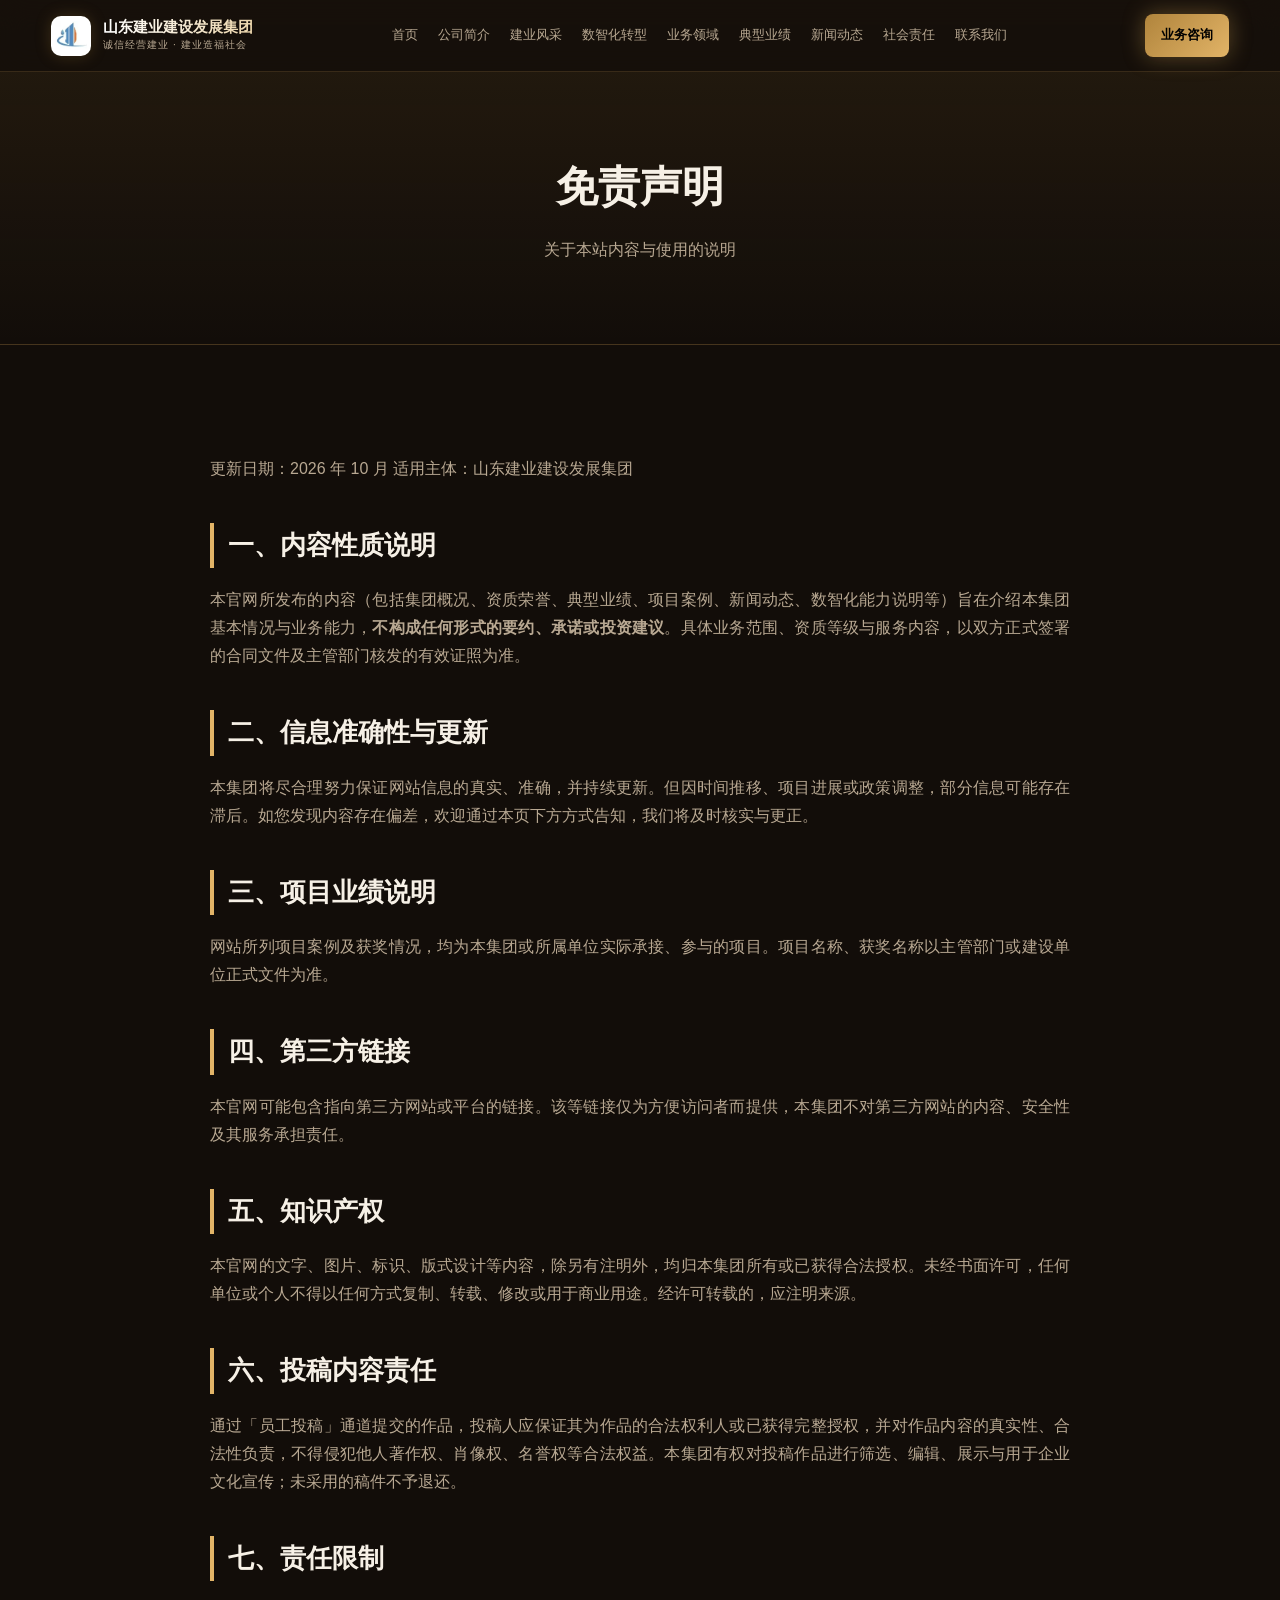
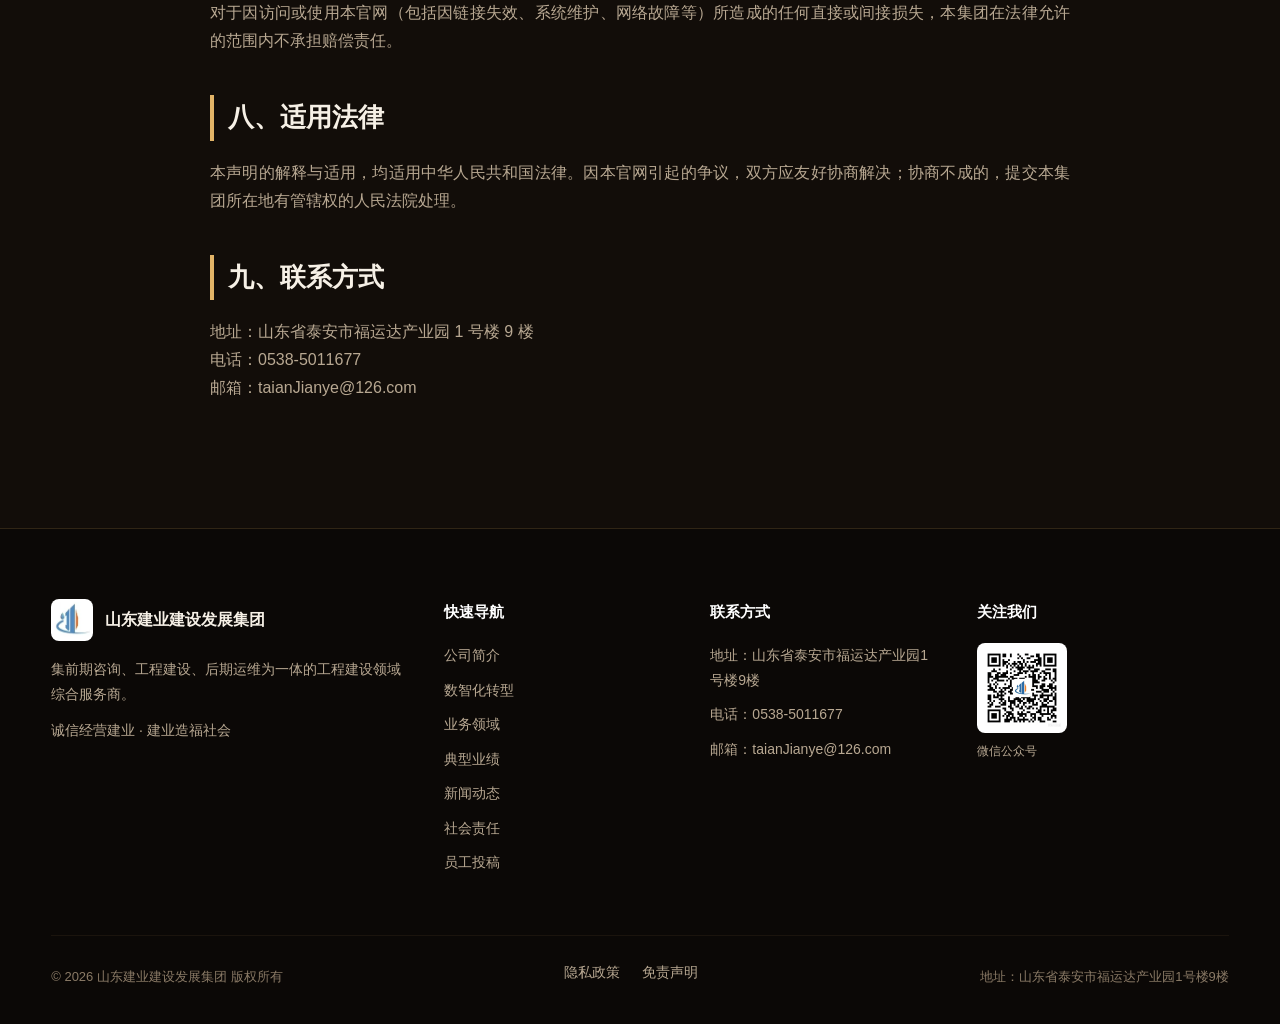
<file: disclaimer.html>
<!DOCTYPE html>
<html lang="zh-CN">
<head>
  <meta charset="UTF-8">
  <meta name="viewport" content="width=device-width, initial-scale=1.0">
  <title data-edit="disclaimer.meta.title" data-label="浏览器标题" data-group="页面信息" data-page="disclaimer" data-edit-mode="doctitle">免责声明 - 山东建业建设发展集团</title>
  <meta name="description" content="山东建业建设发展集团官网免责声明，说明内容性质、信息准确性、知识产权与责任限制。" data-edit="disclaimer.meta.description" data-label="页面描述（搜索引擎摘要）" data-group="页面信息" data-page="disclaimer" data-edit-mode="metadesc">
  <link rel="stylesheet" href="css/style.css?v=20261111b">
</head>
<body>

<header class="header">
  <div class="container">
    <a href="index.html" class="logo">
      <img src="images/logo.jpg" alt="山东建业建设发展集团 LOGO" class="logo-img">
      <div class="logo-text">
        <span class="logo-name" data-edit="_site.logo.name" data-label="公司名称（页头）" data-group="站点通用" data-page="_site" data-edit-mode="text">山东建业建设发展集团</span>
        <span class="logo-slogan" data-edit="_site.logo.slogan" data-label="企业口号（页头）" data-group="站点通用" data-page="_site" data-edit-mode="text">诚信经营建业 · 建业造福社会</span>
      </div>
    </a>
    <nav class="nav" id="nav">
      <a href="index.html" data-edit="_site.nav.1" data-label="导航菜单 1" data-group="站点通用" data-page="_site" data-edit-mode="text">首页</a>
      <a href="about.html" data-edit="_site.nav.2" data-label="导航菜单 2" data-group="站点通用" data-page="_site" data-edit-mode="text">公司简介</a>
      <a href="team.html" data-edit="_site.nav.3" data-label="导航菜单 3" data-group="站点通用" data-page="_site" data-edit-mode="text">建业风采</a>
      <a href="digital.html" data-edit="_site.nav.4" data-label="导航菜单 4" data-group="站点通用" data-page="_site" data-edit-mode="text">数智化转型</a>
      <a href="services.html" data-edit="_site.nav.5" data-label="导航菜单 5" data-group="站点通用" data-page="_site" data-edit-mode="text">业务领域</a>
      <a href="projects.html" data-edit="_site.nav.6" data-label="导航菜单 6" data-group="站点通用" data-page="_site" data-edit-mode="text">典型业绩</a>
      <a href="news.html" data-edit="_site.nav.7" data-label="导航菜单 7" data-group="站点通用" data-page="_site" data-edit-mode="text">新闻动态</a>
      <a href="social.html" data-edit="_site.nav.8" data-label="导航菜单 8" data-group="站点通用" data-page="_site" data-edit-mode="text">社会责任</a>
      <a href="contact.html" data-edit="_site.nav.9" data-label="导航菜单 9" data-group="站点通用" data-page="_site" data-edit-mode="text">联系我们</a>
    </nav>
    <div class="header-btns">
      <a href="contact.html" class="btn btn-primary" style="padding:10px 20px;font-size:13px">业务咨询</a>
      <div class="hamburger" id="hamburger" aria-label="菜单"><span></span><span></span><span></span></div>
    </div>
  </div>
</header>

<section class="page-hero">
  <div class="container">
    <h1 class="reveal" data-edit="disclaimer.hero.title1" data-label="页面大标题 1" data-group="免责声明" data-page="disclaimer" data-edit-mode="text">免责声明</h1>
    <p class="reveal" data-edit="disclaimer.hero.sub1" data-label="页面副标题 1" data-group="免责声明" data-page="disclaimer" data-edit-mode="text">关于本站内容与使用的说明</p>
  </div>
</section>

<section class="section">
  <div class="container">
    <div class="content-block reveal">
      <p style="color:var(--text-muted)" data-edit="disclaimer.block.p1" data-label="段落 1" data-group="免责声明" data-page="disclaimer" data-edit-mode="text">更新日期：2026 年 10 月　　适用主体：山东建业建设发展集团</p>

      <h2 data-edit="disclaimer.block.h21" data-label="小节标题 1" data-group="免责声明" data-page="disclaimer" data-edit-mode="text">一、内容性质说明</h2>
      <p data-edit="disclaimer.block.p2" data-label="段落 2" data-group="免责声明" data-page="disclaimer" data-edit-mode="html">本官网所发布的内容（包括集团概况、资质荣誉、典型业绩、项目案例、新闻动态、数智化能力说明等）旨在介绍本集团基本情况与业务能力，<strong>不构成任何形式的要约、承诺或投资建议</strong>。具体业务范围、资质等级与服务内容，以双方正式签署的合同文件及主管部门核发的有效证照为准。</p>

      <h2 data-edit="disclaimer.block.h22" data-label="小节标题 2" data-group="免责声明" data-page="disclaimer" data-edit-mode="text">二、信息准确性与更新</h2>
      <p data-edit="disclaimer.block.p3" data-label="段落 3" data-group="免责声明" data-page="disclaimer" data-edit-mode="text">本集团将尽合理努力保证网站信息的真实、准确，并持续更新。但因时间推移、项目进展或政策调整，部分信息可能存在滞后。如您发现内容存在偏差，欢迎通过本页下方方式告知，我们将及时核实与更正。</p>

      <h2 data-edit="disclaimer.block.h23" data-label="小节标题 3" data-group="免责声明" data-page="disclaimer" data-edit-mode="text">三、项目业绩说明</h2>
      <p data-edit="disclaimer.block.p4" data-label="段落 4" data-group="免责声明" data-page="disclaimer" data-edit-mode="text">网站所列项目案例及获奖情况，均为本集团或所属单位实际承接、参与的项目。项目名称、获奖名称以主管部门或建设单位正式文件为准。</p>

      <h2 data-edit="disclaimer.block.h24" data-label="小节标题 4" data-group="免责声明" data-page="disclaimer" data-edit-mode="text">四、第三方链接</h2>
      <p data-edit="disclaimer.block.p5" data-label="段落 5" data-group="免责声明" data-page="disclaimer" data-edit-mode="text">本官网可能包含指向第三方网站或平台的链接。该等链接仅为方便访问者而提供，本集团不对第三方网站的内容、安全性及其服务承担责任。</p>

      <h2 data-edit="disclaimer.block.h25" data-label="小节标题 5" data-group="免责声明" data-page="disclaimer" data-edit-mode="text">五、知识产权</h2>
      <p data-edit="disclaimer.block.p6" data-label="段落 6" data-group="免责声明" data-page="disclaimer" data-edit-mode="text">本官网的文字、图片、标识、版式设计等内容，除另有注明外，均归本集团所有或已获得合法授权。未经书面许可，任何单位或个人不得以任何方式复制、转载、修改或用于商业用途。经许可转载的，应注明来源。</p>

      <h2 data-edit="disclaimer.block.h26" data-label="小节标题 6" data-group="免责声明" data-page="disclaimer" data-edit-mode="text">六、投稿内容责任</h2>
      <p data-edit="disclaimer.block.p7" data-label="段落 7" data-group="免责声明" data-page="disclaimer" data-edit-mode="text">通过「员工投稿」通道提交的作品，投稿人应保证其为作品的合法权利人或已获得完整授权，并对作品内容的真实性、合法性负责，不得侵犯他人著作权、肖像权、名誉权等合法权益。本集团有权对投稿作品进行筛选、编辑、展示与用于企业文化宣传；未采用的稿件不予退还。</p>

      <h2 data-edit="disclaimer.block.h27" data-label="小节标题 7" data-group="免责声明" data-page="disclaimer" data-edit-mode="text">七、责任限制</h2>
      <p data-edit="disclaimer.block.p8" data-label="段落 8" data-group="免责声明" data-page="disclaimer" data-edit-mode="text">对于因访问或使用本官网（包括因链接失效、系统维护、网络故障等）所造成的任何直接或间接损失，本集团在法律允许的范围内不承担赔偿责任。</p>

      <h2 data-edit="disclaimer.block.h28" data-label="小节标题 8" data-group="免责声明" data-page="disclaimer" data-edit-mode="text">八、适用法律</h2>
      <p data-edit="disclaimer.block.p9" data-label="段落 9" data-group="免责声明" data-page="disclaimer" data-edit-mode="text">本声明的解释与适用，均适用中华人民共和国法律。因本官网引起的争议，双方应友好协商解决；协商不成的，提交本集团所在地有管辖权的人民法院处理。</p>

      <h2 data-edit="disclaimer.block.h29" data-label="小节标题 9" data-group="免责声明" data-page="disclaimer" data-edit-mode="text">九、联系方式</h2>
      <p data-edit="disclaimer.block.p10" data-label="段落 10" data-group="免责声明" data-page="disclaimer" data-edit-mode="html">地址：山东省泰安市福运达产业园 1 号楼 9 楼<br>
         电话：<a href="tel:0538-5011677">0538-5011677</a><br>
         邮箱：<a href="mailto:taianJianye@126.com">taianJianye@126.com</a></p>
    </div>
  </div>
</section>

<footer class="footer">
  <div class="container">
    <div class="footer-grid">
      <div>
        <div class="footer-brand">
          <img src="images/logo.jpg" alt="山东建业 LOGO">
          <span data-edit="_site.footer.name" data-label="页脚公司名" data-group="站点通用" data-page="_site" data-edit-mode="text">山东建业建设发展集团</span>
        </div>
        <p data-edit="_site.footer.p.1" data-label="页脚简介与口号 1" data-group="站点通用" data-page="_site" data-edit-mode="text">集前期咨询、工程建设、后期运维为一体的工程建设领域综合服务商。</p>
        <p style="margin-top:12px" data-edit="_site.footer.p.2" data-label="页脚简介与口号 2" data-group="站点通用" data-page="_site" data-edit-mode="text">诚信经营建业 · 建业造福社会</p>
      </div>
      <div>
        <h4>快速导航</h4>
        <a href="about.html">公司简介</a>
        <a href="digital.html">数智化转型</a>
        <a href="services.html">业务领域</a>
        <a href="projects.html">典型业绩</a>
        <a href="news.html">新闻动态</a>
        <a href="social.html">社会责任</a>
        <a href="submit.html">员工投稿</a>
      </div>
      <div>
        <h4>联系方式</h4>
        <a href="contact.html" data-edit="_site.contact.address" data-label="公司地址" data-group="站点通用" data-page="_site" data-edit-mode="text">地址：山东省泰安市福运达产业园1号楼9楼</a>
        <a href="tel:0538-5011677" data-edit="_site.contact.phone" data-label="联系电话" data-group="站点通用" data-page="_site" data-edit-mode="text">电话：0538-5011677</a>
        <a href="mailto:taianJianye@126.com" data-edit="_site.contact.email" data-label="联系邮箱" data-group="站点通用" data-page="_site" data-edit-mode="text">邮箱：taianJianye@126.com</a>
      </div>
      <div>
        <h4>关注我们</h4>
        <img src="images/qrcode.jpg" alt="微信公众号二维码" class="footer-qr">
        <p style="font-size:12px">微信公众号</p>
      </div>
    </div>
    <div class="footer-bottom">
      <span>© <span id="year"></span> 山东建业建设发展集团 版权所有</span>
      <span class="footer-legal"><a href="privacy.html">隐私政策</a><a href="disclaimer.html">免责声明</a></span>
      <span data-edit="_site.footer.addr" data-label="页脚地址" data-group="站点通用" data-page="_site" data-edit-mode="text">地址：山东省泰安市福运达产业园1号楼9楼</span>
    </div>
  </div>
</footer>

<script src="js/content.data.js?v=20261111a"></script>
<script src="js/cms.js?v=20261111a"></script>
<script src="js/main.js?v=20261111a"></script>
</body>
</html>
</file>
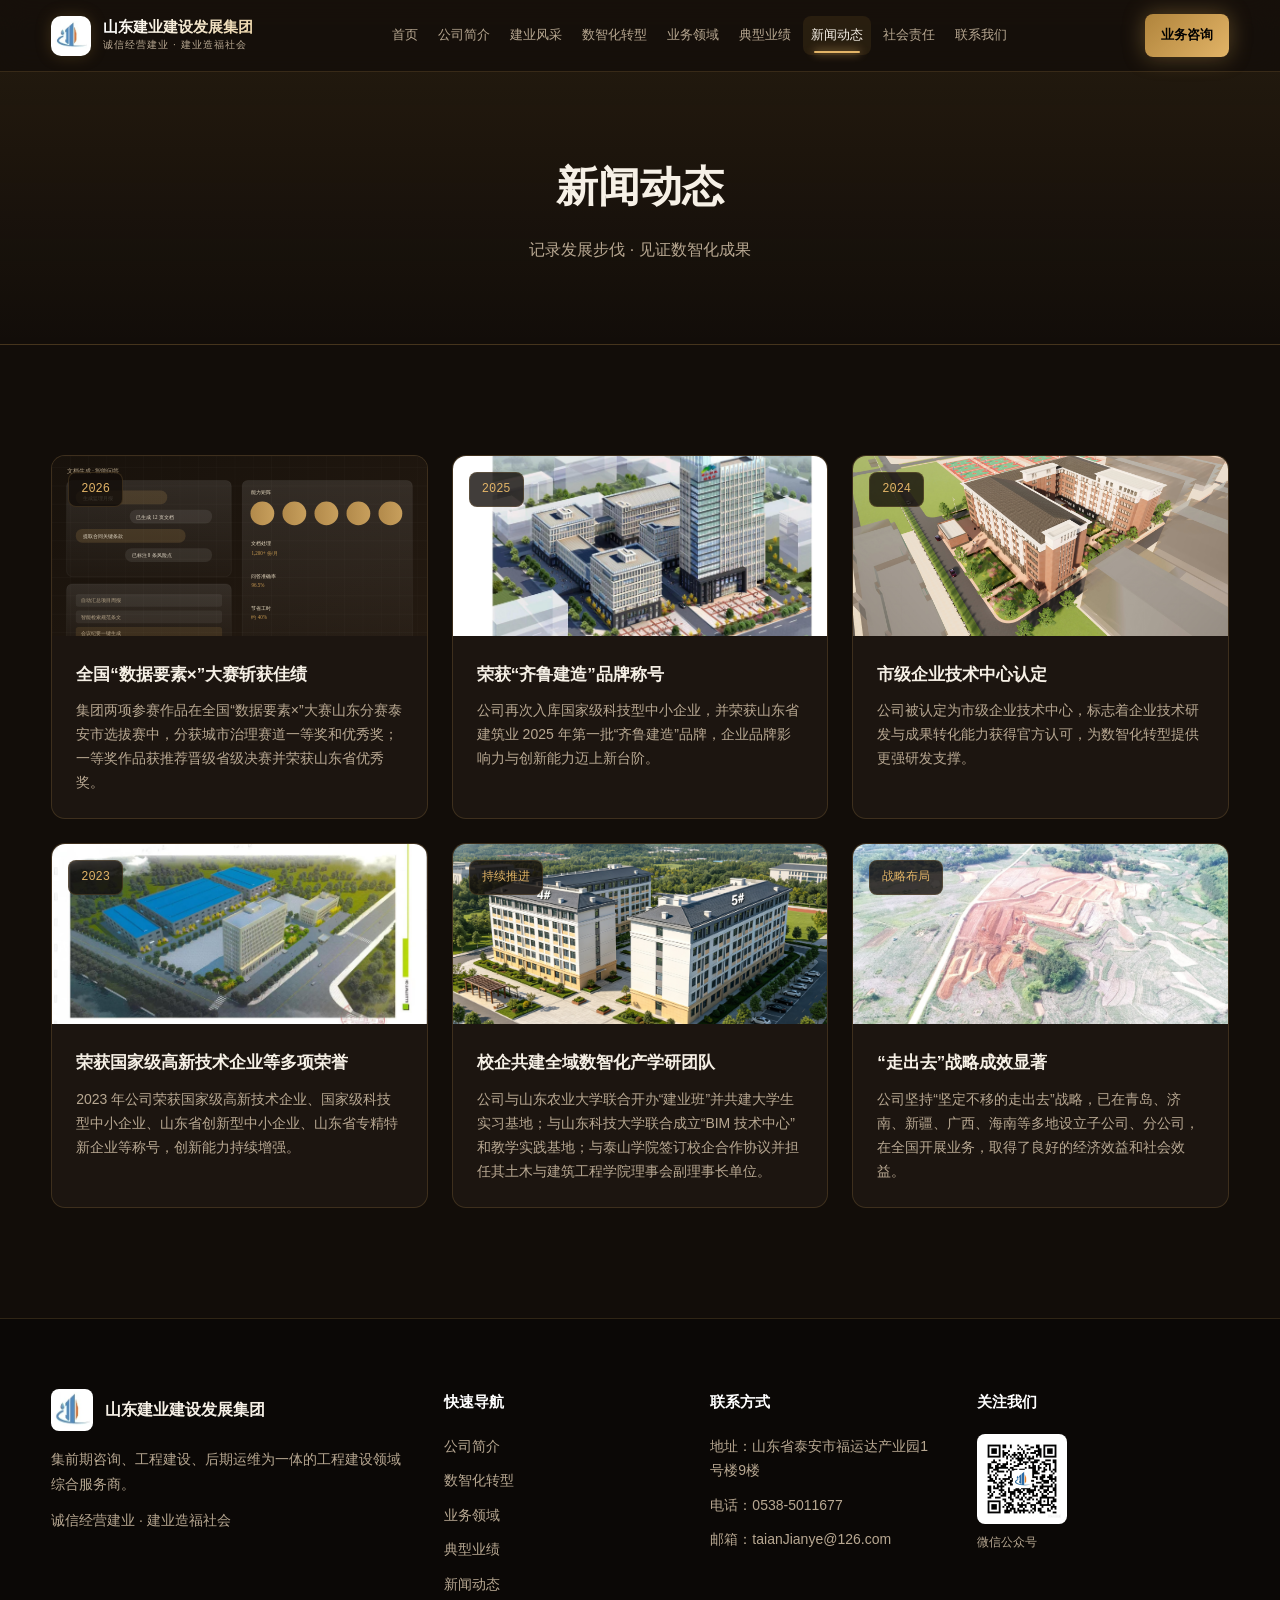
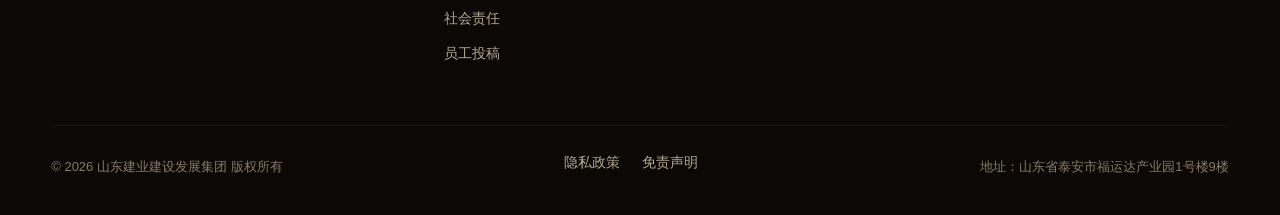
<file: news.html>
<!DOCTYPE html>
<html lang="zh-CN">
<head>
  <meta charset="UTF-8">
  <meta name="viewport" content="width=device-width, initial-scale=1.0">
  <title data-edit="news.meta.title" data-label="浏览器标题" data-group="页面信息" data-page="news" data-edit-mode="doctitle">新闻动态 - 山东建业建设发展集团</title>
  <meta name="description" content="山东建业建设发展集团新闻动态、发展历程与数智化转型成果。" data-edit="news.meta.description" data-label="页面描述（搜索引擎摘要）" data-group="页面信息" data-page="news" data-edit-mode="metadesc">
  <link rel="stylesheet" href="css/style.css?v=20261111b">
</head>
<body>

<header class="header">
  <div class="container">
    <a href="index.html" class="logo">
      <img src="images/logo.jpg" alt="山东建业建设发展集团 LOGO" class="logo-img">
      <div class="logo-text">
        <span class="logo-name" data-edit="_site.logo.name" data-label="公司名称（页头）" data-group="站点通用" data-page="_site" data-edit-mode="text">山东建业建设发展集团</span>
        <span class="logo-slogan" data-edit="_site.logo.slogan" data-label="企业口号（页头）" data-group="站点通用" data-page="_site" data-edit-mode="text">诚信经营建业 · 建业造福社会</span>
      </div>
    </a>
    <nav class="nav" id="nav">
      <a href="index.html" data-edit="_site.nav.1" data-label="导航菜单 1" data-group="站点通用" data-page="_site" data-edit-mode="text">首页</a>
      <a href="about.html" data-edit="_site.nav.2" data-label="导航菜单 2" data-group="站点通用" data-page="_site" data-edit-mode="text">公司简介</a>
      <a href="team.html" data-edit="_site.nav.3" data-label="导航菜单 3" data-group="站点通用" data-page="_site" data-edit-mode="text">建业风采</a>
      <a href="digital.html" data-edit="_site.nav.4" data-label="导航菜单 4" data-group="站点通用" data-page="_site" data-edit-mode="text">数智化转型</a>
      <a href="services.html" data-edit="_site.nav.5" data-label="导航菜单 5" data-group="站点通用" data-page="_site" data-edit-mode="text">业务领域</a>
      <a href="projects.html" data-edit="_site.nav.6" data-label="导航菜单 6" data-group="站点通用" data-page="_site" data-edit-mode="text">典型业绩</a>
      <a href="news.html" class="active" data-edit="_site.nav.7" data-label="导航菜单 7" data-group="站点通用" data-page="_site" data-edit-mode="text">新闻动态</a>
      <a href="social.html" data-edit="_site.nav.8" data-label="导航菜单 8" data-group="站点通用" data-page="_site" data-edit-mode="text">社会责任</a>
      <a href="contact.html" data-edit="_site.nav.9" data-label="导航菜单 9" data-group="站点通用" data-page="_site" data-edit-mode="text">联系我们</a>
    </nav>
    <div class="header-btns">
      <a href="contact.html" class="btn btn-primary" style="padding:10px 20px;font-size:13px">业务咨询</a>
      <div class="hamburger" id="hamburger" aria-label="菜单"><span></span><span></span><span></span></div>
    </div>
  </div>
</header>

<section class="page-hero">
  <div class="container">
    <h1 class="reveal" data-edit="news.hero.title1" data-label="页面大标题 1" data-group="新闻动态" data-page="news" data-edit-mode="text">新闻动态</h1>
    <p class="reveal" data-edit="news.hero.sub1" data-label="页面副标题 1" data-group="新闻动态" data-page="news" data-edit-mode="text">记录发展步伐 · 见证数智化成果</p>
  </div>
</section>

<section class="section">
  <div class="container">
    <div class="news-grid">
      <article class="news-card reveal">
        <span class="news-date" data-edit="news.news.date1" data-label="新闻年份 1" data-group="新闻动态" data-page="news" data-edit-mode="text">2026</span>
        <img class="news-cover" src="images/digital/news-data-award.svg" alt="全国数据要素大赛" data-edit="news.news.img1" data-label="新闻配图 1" data-group="新闻动态" data-page="news" data-edit-mode="src">
        <div class="news-body">
          <h4 data-edit="news.news.title1" data-label="新闻标题 1" data-group="新闻动态" data-page="news" data-edit-mode="text">全国“数据要素×”大赛斩获佳绩</h4>
          <p data-edit="news.news.desc1" data-label="新闻摘要 1" data-group="新闻动态" data-page="news" data-edit-mode="text">集团两项参赛作品在全国“数据要素×”大赛山东分赛泰安市选拔赛中，分获城市治理赛道一等奖和优秀奖；一等奖作品获推荐晋级省级决赛并荣获山东省优秀奖。</p>
        </div>
      </article>
      <article class="news-card reveal">
        <span class="news-date" data-edit="news.news.date2" data-label="新闻年份 2" data-group="新闻动态" data-page="news" data-edit-mode="text">2025</span>
        <img class="news-cover" src="images/projects/award_chuangyigu.jpg" alt="齐鲁建造品牌" data-edit="news.news.img2" data-label="新闻配图 2" data-group="新闻动态" data-page="news" data-edit-mode="src">
        <div class="news-body">
          <h4 data-edit="news.news.title2" data-label="新闻标题 2" data-group="新闻动态" data-page="news" data-edit-mode="text">荣获“齐鲁建造”品牌称号</h4>
          <p data-edit="news.news.desc2" data-label="新闻摘要 2" data-group="新闻动态" data-page="news" data-edit-mode="text">公司再次入库国家级科技型中小企业，并荣获山东省建筑业 2025 年第一批“齐鲁建造”品牌，企业品牌影响力与创新能力迈上新台阶。</p>
        </div>
      </article>
      <article class="news-card reveal">
        <span class="news-date" data-edit="news.news.date3" data-label="新闻年份 3" data-group="新闻动态" data-page="news" data-edit-mode="text">2024</span>
        <img class="news-cover" src="images/projects/taishanxueyuan.png" alt="市级企业技术中心" data-edit="news.news.img3" data-label="新闻配图 3" data-group="新闻动态" data-page="news" data-edit-mode="src">
        <div class="news-body">
          <h4 data-edit="news.news.title3" data-label="新闻标题 3" data-group="新闻动态" data-page="news" data-edit-mode="text">市级企业技术中心认定</h4>
          <p data-edit="news.news.desc3" data-label="新闻摘要 3" data-group="新闻动态" data-page="news" data-edit-mode="text">公司被认定为市级企业技术中心，标志着企业技术研发与成果转化能力获得官方认可，为数智化转型提供更强研发支撑。</p>
        </div>
      </article>
      <article class="news-card reveal">
        <span class="news-date" data-edit="news.news.date4" data-label="新闻年份 4" data-group="新闻动态" data-page="news" data-edit-mode="text">2023</span>
        <img class="news-cover" src="images/projects/award_yueshou.jpg" alt="高新技术企业" data-edit="news.news.img4" data-label="新闻配图 4" data-group="新闻动态" data-page="news" data-edit-mode="src">
        <div class="news-body">
          <h4 data-edit="news.news.title4" data-label="新闻标题 4" data-group="新闻动态" data-page="news" data-edit-mode="text">荣获国家级高新技术企业等多项荣誉</h4>
          <p data-edit="news.news.desc4" data-label="新闻摘要 4" data-group="新闻动态" data-page="news" data-edit-mode="text">2023 年公司荣获国家级高新技术企业、国家级科技型中小企业、山东省创新型中小企业、山东省专精特新企业等称号，创新能力持续增强。</p>
        </div>
      </article>
      <article class="news-card reveal">
        <span class="news-date" data-edit="news.news.date5" data-label="新闻年份 5" data-group="新闻动态" data-page="news" data-edit-mode="text">持续推进</span>
        <img class="news-cover" src="images/projects/xueshenggongyu.png" alt="校企共建产学研团队" data-edit="news.news.img5" data-label="新闻配图 5" data-group="新闻动态" data-page="news" data-edit-mode="src">
        <div class="news-body">
          <h4 data-edit="news.news.title5" data-label="新闻标题 5" data-group="新闻动态" data-page="news" data-edit-mode="text">校企共建全域数智化产学研团队</h4>
          <p data-edit="news.news.desc5" data-label="新闻摘要 5" data-group="新闻动态" data-page="news" data-edit-mode="text">公司与山东农业大学联合开办“建业班”并共建大学生实习基地；与山东科技大学联合成立“BIM 技术中心”和教学实践基地；与泰山学院签订校企合作协议并担任其土木与建筑工程学院理事会副理事长单位。</p>
        </div>
      </article>
      <article class="news-card reveal">
        <span class="news-date" data-edit="news.news.date6" data-label="新闻年份 6" data-group="新闻动态" data-page="news" data-edit-mode="text">战略布局</span>
        <img class="news-cover" src="images/projects/guangxi.jpg" alt="走出去战略布局" data-edit="news.news.img6" data-label="新闻配图 6" data-group="新闻动态" data-page="news" data-edit-mode="src">
        <div class="news-body">
          <h4 data-edit="news.news.title6" data-label="新闻标题 6" data-group="新闻动态" data-page="news" data-edit-mode="text">“走出去”战略成效显著</h4>
          <p data-edit="news.news.desc6" data-label="新闻摘要 6" data-group="新闻动态" data-page="news" data-edit-mode="text">公司坚持“坚定不移的走出去”战略，已在青岛、济南、新疆、广西、海南等多地设立子公司、分公司，在全国开展业务，取得了良好的经济效益和社会效益。</p>
        </div>
      </article>
    </div>
  </div>
</section>

<footer class="footer">
  <div class="container">
    <div class="footer-grid">
      <div>
        <div class="footer-brand">
          <img src="images/logo.jpg" alt="山东建业 LOGO">
          <span data-edit="_site.footer.name" data-label="页脚公司名" data-group="站点通用" data-page="_site" data-edit-mode="text">山东建业建设发展集团</span>
        </div>
        <p data-edit="_site.footer.p.1" data-label="页脚简介与口号 1" data-group="站点通用" data-page="_site" data-edit-mode="text">集前期咨询、工程建设、后期运维为一体的工程建设领域综合服务商。</p>
        <p style="margin-top:12px" data-edit="_site.footer.p.2" data-label="页脚简介与口号 2" data-group="站点通用" data-page="_site" data-edit-mode="text">诚信经营建业 · 建业造福社会</p>
      </div>
      <div>
        <h4>快速导航</h4>
        <a href="about.html">公司简介</a>
        <a href="digital.html">数智化转型</a>
        <a href="services.html">业务领域</a>
        <a href="projects.html">典型业绩</a>
        <a href="news.html">新闻动态</a>
        <a href="social.html">社会责任</a>
        <a href="submit.html">员工投稿</a>
      </div>
      <div>
        <h4>联系方式</h4>
        <a href="contact.html" data-edit="_site.contact.address" data-label="公司地址" data-group="站点通用" data-page="_site" data-edit-mode="text">地址：山东省泰安市福运达产业园1号楼9楼</a>
        <a href="tel:0538-5011677" data-edit="_site.contact.phone" data-label="联系电话" data-group="站点通用" data-page="_site" data-edit-mode="text">电话：0538-5011677</a>
        <a href="mailto:taianJianye@126.com" data-edit="_site.contact.email" data-label="联系邮箱" data-group="站点通用" data-page="_site" data-edit-mode="text">邮箱：taianJianye@126.com</a>
      </div>
      <div>
        <h4>关注我们</h4>
        <img src="images/qrcode.jpg" alt="微信公众号二维码" class="footer-qr">
        <p style="font-size:12px">微信公众号</p>
      </div>
    </div>
    <div class="footer-bottom">
      <span>© <span id="year"></span> 山东建业建设发展集团 版权所有</span>
      <span class="footer-legal"><a href="privacy.html">隐私政策</a><a href="disclaimer.html">免责声明</a></span>
      <span data-edit="_site.footer.addr" data-label="页脚地址" data-group="站点通用" data-page="_site" data-edit-mode="text">地址：山东省泰安市福运达产业园1号楼9楼</span>
    </div>
  </div>
</footer>

<script src="js/content.data.js?v=20261111a"></script>
<script src="js/cms.js?v=20261111a"></script>
<script src="js/main.js?v=20261111a"></script>
</body>
</html>
</file>
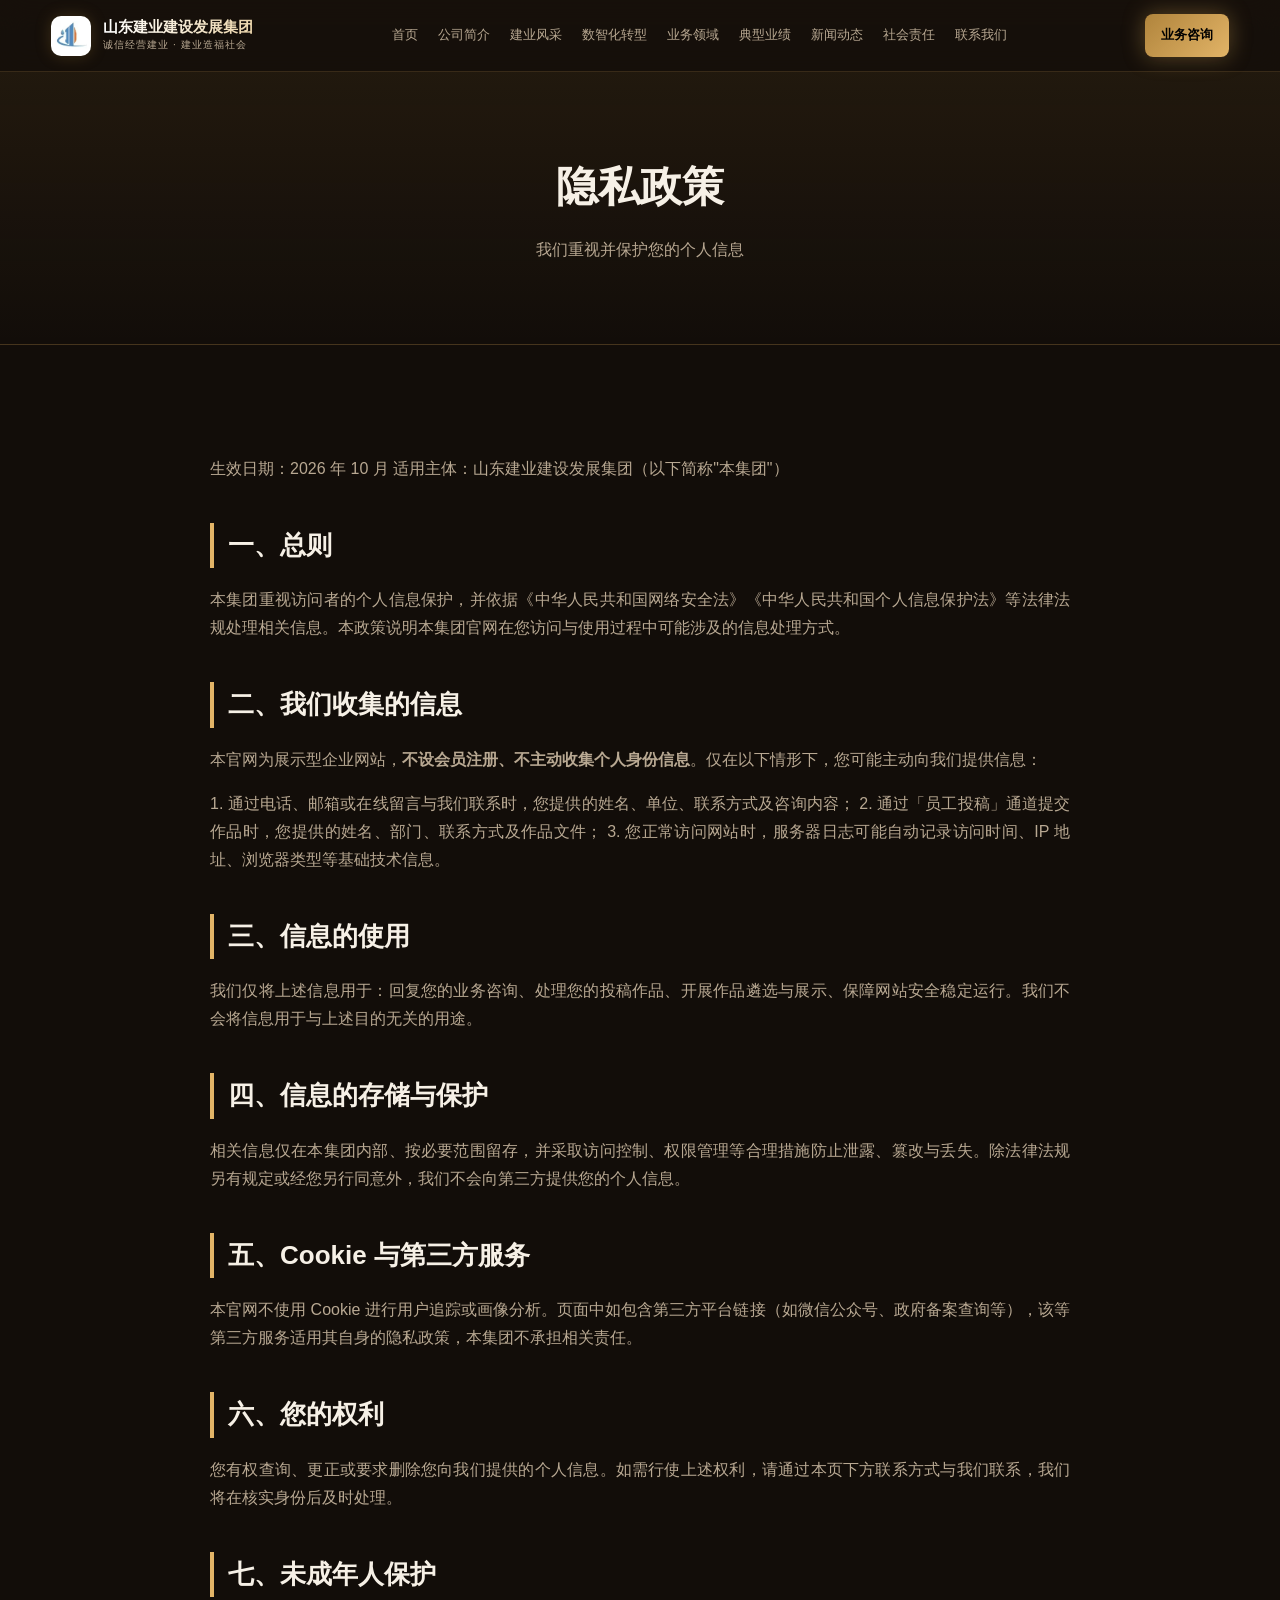
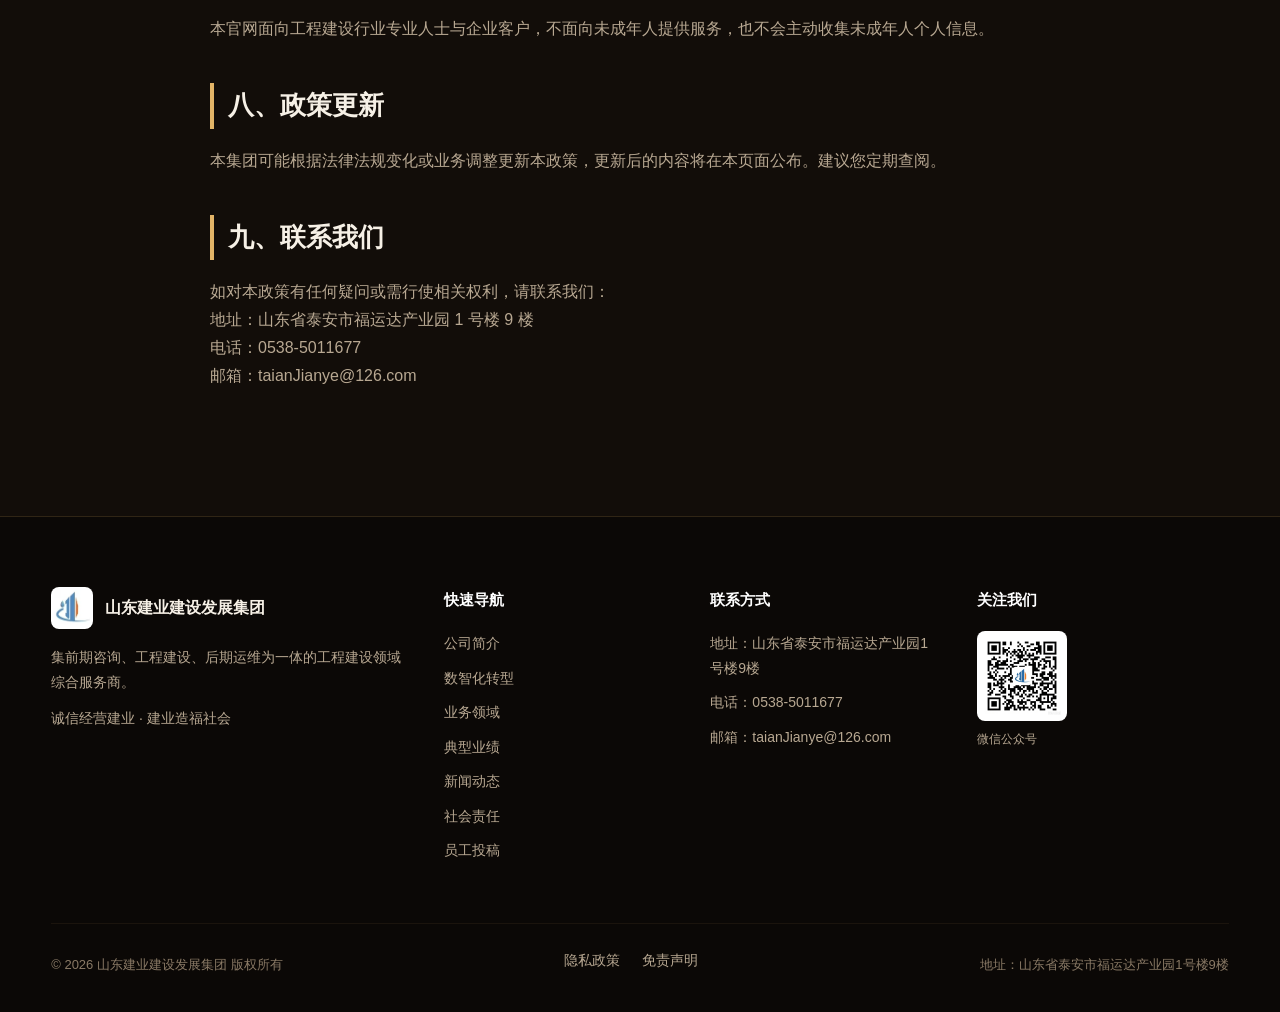
<file: privacy.html>
<!DOCTYPE html>
<html lang="zh-CN">
<head>
  <meta charset="UTF-8">
  <meta name="viewport" content="width=device-width, initial-scale=1.0">
  <title data-edit="privacy.meta.title" data-label="浏览器标题" data-group="页面信息" data-page="privacy" data-edit-mode="doctitle">隐私政策 - 山东建业建设发展集团</title>
  <meta name="description" content="山东建业建设发展集团官网隐私政策，说明信息收集、使用、存储、保护与您的权利。" data-edit="privacy.meta.description" data-label="页面描述（搜索引擎摘要）" data-group="页面信息" data-page="privacy" data-edit-mode="metadesc">
  <link rel="stylesheet" href="css/style.css?v=20261111b">
</head>
<body>

<header class="header">
  <div class="container">
    <a href="index.html" class="logo">
      <img src="images/logo.jpg" alt="山东建业建设发展集团 LOGO" class="logo-img">
      <div class="logo-text">
        <span class="logo-name" data-edit="_site.logo.name" data-label="公司名称（页头）" data-group="站点通用" data-page="_site" data-edit-mode="text">山东建业建设发展集团</span>
        <span class="logo-slogan" data-edit="_site.logo.slogan" data-label="企业口号（页头）" data-group="站点通用" data-page="_site" data-edit-mode="text">诚信经营建业 · 建业造福社会</span>
      </div>
    </a>
    <nav class="nav" id="nav">
      <a href="index.html" data-edit="_site.nav.1" data-label="导航菜单 1" data-group="站点通用" data-page="_site" data-edit-mode="text">首页</a>
      <a href="about.html" data-edit="_site.nav.2" data-label="导航菜单 2" data-group="站点通用" data-page="_site" data-edit-mode="text">公司简介</a>
      <a href="team.html" data-edit="_site.nav.3" data-label="导航菜单 3" data-group="站点通用" data-page="_site" data-edit-mode="text">建业风采</a>
      <a href="digital.html" data-edit="_site.nav.4" data-label="导航菜单 4" data-group="站点通用" data-page="_site" data-edit-mode="text">数智化转型</a>
      <a href="services.html" data-edit="_site.nav.5" data-label="导航菜单 5" data-group="站点通用" data-page="_site" data-edit-mode="text">业务领域</a>
      <a href="projects.html" data-edit="_site.nav.6" data-label="导航菜单 6" data-group="站点通用" data-page="_site" data-edit-mode="text">典型业绩</a>
      <a href="news.html" data-edit="_site.nav.7" data-label="导航菜单 7" data-group="站点通用" data-page="_site" data-edit-mode="text">新闻动态</a>
      <a href="social.html" data-edit="_site.nav.8" data-label="导航菜单 8" data-group="站点通用" data-page="_site" data-edit-mode="text">社会责任</a>
      <a href="contact.html" data-edit="_site.nav.9" data-label="导航菜单 9" data-group="站点通用" data-page="_site" data-edit-mode="text">联系我们</a>
    </nav>
    <div class="header-btns">
      <a href="contact.html" class="btn btn-primary" style="padding:10px 20px;font-size:13px">业务咨询</a>
      <div class="hamburger" id="hamburger" aria-label="菜单"><span></span><span></span><span></span></div>
    </div>
  </div>
</header>

<section class="page-hero">
  <div class="container">
    <h1 class="reveal" data-edit="privacy.hero.title1" data-label="页面大标题 1" data-group="隐私政策" data-page="privacy" data-edit-mode="text">隐私政策</h1>
    <p class="reveal" data-edit="privacy.hero.sub1" data-label="页面副标题 1" data-group="隐私政策" data-page="privacy" data-edit-mode="text">我们重视并保护您的个人信息</p>
  </div>
</section>

<section class="section">
  <div class="container">
    <div class="content-block reveal">
      <p style="color:var(--text-muted)" data-edit="privacy.block.p1" data-label="段落 1" data-group="隐私政策" data-page="privacy" data-edit-mode="text">生效日期：2026 年 10 月　　适用主体：山东建业建设发展集团（以下简称"本集团"）</p>

      <h2 data-edit="privacy.block.h21" data-label="小节标题 1" data-group="隐私政策" data-page="privacy" data-edit-mode="text">一、总则</h2>
      <p data-edit="privacy.block.p2" data-label="段落 2" data-group="隐私政策" data-page="privacy" data-edit-mode="text">本集团重视访问者的个人信息保护，并依据《中华人民共和国网络安全法》《中华人民共和国个人信息保护法》等法律法规处理相关信息。本政策说明本集团官网在您访问与使用过程中可能涉及的信息处理方式。</p>

      <h2 data-edit="privacy.block.h22" data-label="小节标题 2" data-group="隐私政策" data-page="privacy" data-edit-mode="text">二、我们收集的信息</h2>
      <p data-edit="privacy.block.p3" data-label="段落 3" data-group="隐私政策" data-page="privacy" data-edit-mode="html">本官网为展示型企业网站，<strong>不设会员注册、不主动收集个人身份信息</strong>。仅在以下情形下，您可能主动向我们提供信息：</p>
      <p data-edit="privacy.block.p4" data-label="段落 4" data-group="隐私政策" data-page="privacy" data-edit-mode="text">1. 通过电话、邮箱或在线留言与我们联系时，您提供的姓名、单位、联系方式及咨询内容；<br>
         2. 通过「员工投稿」通道提交作品时，您提供的姓名、部门、联系方式及作品文件；<br>
         3. 您正常访问网站时，服务器日志可能自动记录访问时间、IP 地址、浏览器类型等基础技术信息。</p>

      <h2 data-edit="privacy.block.h23" data-label="小节标题 3" data-group="隐私政策" data-page="privacy" data-edit-mode="text">三、信息的使用</h2>
      <p data-edit="privacy.block.p5" data-label="段落 5" data-group="隐私政策" data-page="privacy" data-edit-mode="text">我们仅将上述信息用于：回复您的业务咨询、处理您的投稿作品、开展作品遴选与展示、保障网站安全稳定运行。我们不会将信息用于与上述目的无关的用途。</p>

      <h2 data-edit="privacy.block.h24" data-label="小节标题 4" data-group="隐私政策" data-page="privacy" data-edit-mode="text">四、信息的存储与保护</h2>
      <p data-edit="privacy.block.p6" data-label="段落 6" data-group="隐私政策" data-page="privacy" data-edit-mode="text">相关信息仅在本集团内部、按必要范围留存，并采取访问控制、权限管理等合理措施防止泄露、篡改与丢失。除法律法规另有规定或经您另行同意外，我们不会向第三方提供您的个人信息。</p>

      <h2 data-edit="privacy.block.h25" data-label="小节标题 5" data-group="隐私政策" data-page="privacy" data-edit-mode="text">五、Cookie 与第三方服务</h2>
      <p data-edit="privacy.block.p7" data-label="段落 7" data-group="隐私政策" data-page="privacy" data-edit-mode="text">本官网不使用 Cookie 进行用户追踪或画像分析。页面中如包含第三方平台链接（如微信公众号、政府备案查询等），该等第三方服务适用其自身的隐私政策，本集团不承担相关责任。</p>

      <h2 data-edit="privacy.block.h26" data-label="小节标题 6" data-group="隐私政策" data-page="privacy" data-edit-mode="text">六、您的权利</h2>
      <p data-edit="privacy.block.p8" data-label="段落 8" data-group="隐私政策" data-page="privacy" data-edit-mode="text">您有权查询、更正或要求删除您向我们提供的个人信息。如需行使上述权利，请通过本页下方联系方式与我们联系，我们将在核实身份后及时处理。</p>

      <h2 data-edit="privacy.block.h27" data-label="小节标题 7" data-group="隐私政策" data-page="privacy" data-edit-mode="text">七、未成年人保护</h2>
      <p data-edit="privacy.block.p9" data-label="段落 9" data-group="隐私政策" data-page="privacy" data-edit-mode="text">本官网面向工程建设行业专业人士与企业客户，不面向未成年人提供服务，也不会主动收集未成年人个人信息。</p>

      <h2 data-edit="privacy.block.h28" data-label="小节标题 8" data-group="隐私政策" data-page="privacy" data-edit-mode="text">八、政策更新</h2>
      <p data-edit="privacy.block.p10" data-label="段落 10" data-group="隐私政策" data-page="privacy" data-edit-mode="text">本集团可能根据法律法规变化或业务调整更新本政策，更新后的内容将在本页面公布。建议您定期查阅。</p>

      <h2 data-edit="privacy.block.h29" data-label="小节标题 9" data-group="隐私政策" data-page="privacy" data-edit-mode="text">九、联系我们</h2>
      <p data-edit="privacy.block.p11" data-label="段落 11" data-group="隐私政策" data-page="privacy" data-edit-mode="html">如对本政策有任何疑问或需行使相关权利，请联系我们：<br>
         地址：山东省泰安市福运达产业园 1 号楼 9 楼<br>
         电话：<a href="tel:0538-5011677">0538-5011677</a><br>
         邮箱：<a href="mailto:taianJianye@126.com">taianJianye@126.com</a></p>
    </div>
  </div>
</section>

<footer class="footer">
  <div class="container">
    <div class="footer-grid">
      <div>
        <div class="footer-brand">
          <img src="images/logo.jpg" alt="山东建业 LOGO">
          <span data-edit="_site.footer.name" data-label="页脚公司名" data-group="站点通用" data-page="_site" data-edit-mode="text">山东建业建设发展集团</span>
        </div>
        <p data-edit="_site.footer.p.1" data-label="页脚简介与口号 1" data-group="站点通用" data-page="_site" data-edit-mode="text">集前期咨询、工程建设、后期运维为一体的工程建设领域综合服务商。</p>
        <p style="margin-top:12px" data-edit="_site.footer.p.2" data-label="页脚简介与口号 2" data-group="站点通用" data-page="_site" data-edit-mode="text">诚信经营建业 · 建业造福社会</p>
      </div>
      <div>
        <h4>快速导航</h4>
        <a href="about.html">公司简介</a>
        <a href="digital.html">数智化转型</a>
        <a href="services.html">业务领域</a>
        <a href="projects.html">典型业绩</a>
        <a href="news.html">新闻动态</a>
        <a href="social.html">社会责任</a>
        <a href="submit.html">员工投稿</a>
      </div>
      <div>
        <h4>联系方式</h4>
        <a href="contact.html" data-edit="_site.contact.address" data-label="公司地址" data-group="站点通用" data-page="_site" data-edit-mode="text">地址：山东省泰安市福运达产业园1号楼9楼</a>
        <a href="tel:0538-5011677" data-edit="_site.contact.phone" data-label="联系电话" data-group="站点通用" data-page="_site" data-edit-mode="text">电话：0538-5011677</a>
        <a href="mailto:taianJianye@126.com" data-edit="_site.contact.email" data-label="联系邮箱" data-group="站点通用" data-page="_site" data-edit-mode="text">邮箱：taianJianye@126.com</a>
      </div>
      <div>
        <h4>关注我们</h4>
        <img src="images/qrcode.jpg" alt="微信公众号二维码" class="footer-qr">
        <p style="font-size:12px">微信公众号</p>
      </div>
    </div>
    <div class="footer-bottom">
      <span>© <span id="year"></span> 山东建业建设发展集团 版权所有</span>
      <span class="footer-legal"><a href="privacy.html">隐私政策</a><a href="disclaimer.html">免责声明</a></span>
      <span data-edit="_site.footer.addr" data-label="页脚地址" data-group="站点通用" data-page="_site" data-edit-mode="text">地址：山东省泰安市福运达产业园1号楼9楼</span>
    </div>
  </div>
</footer>

<script src="js/content.data.js?v=20261111a"></script>
<script src="js/cms.js?v=20261111a"></script>
<script src="js/main.js?v=20261111a"></script>
</body>
</html>
</file>
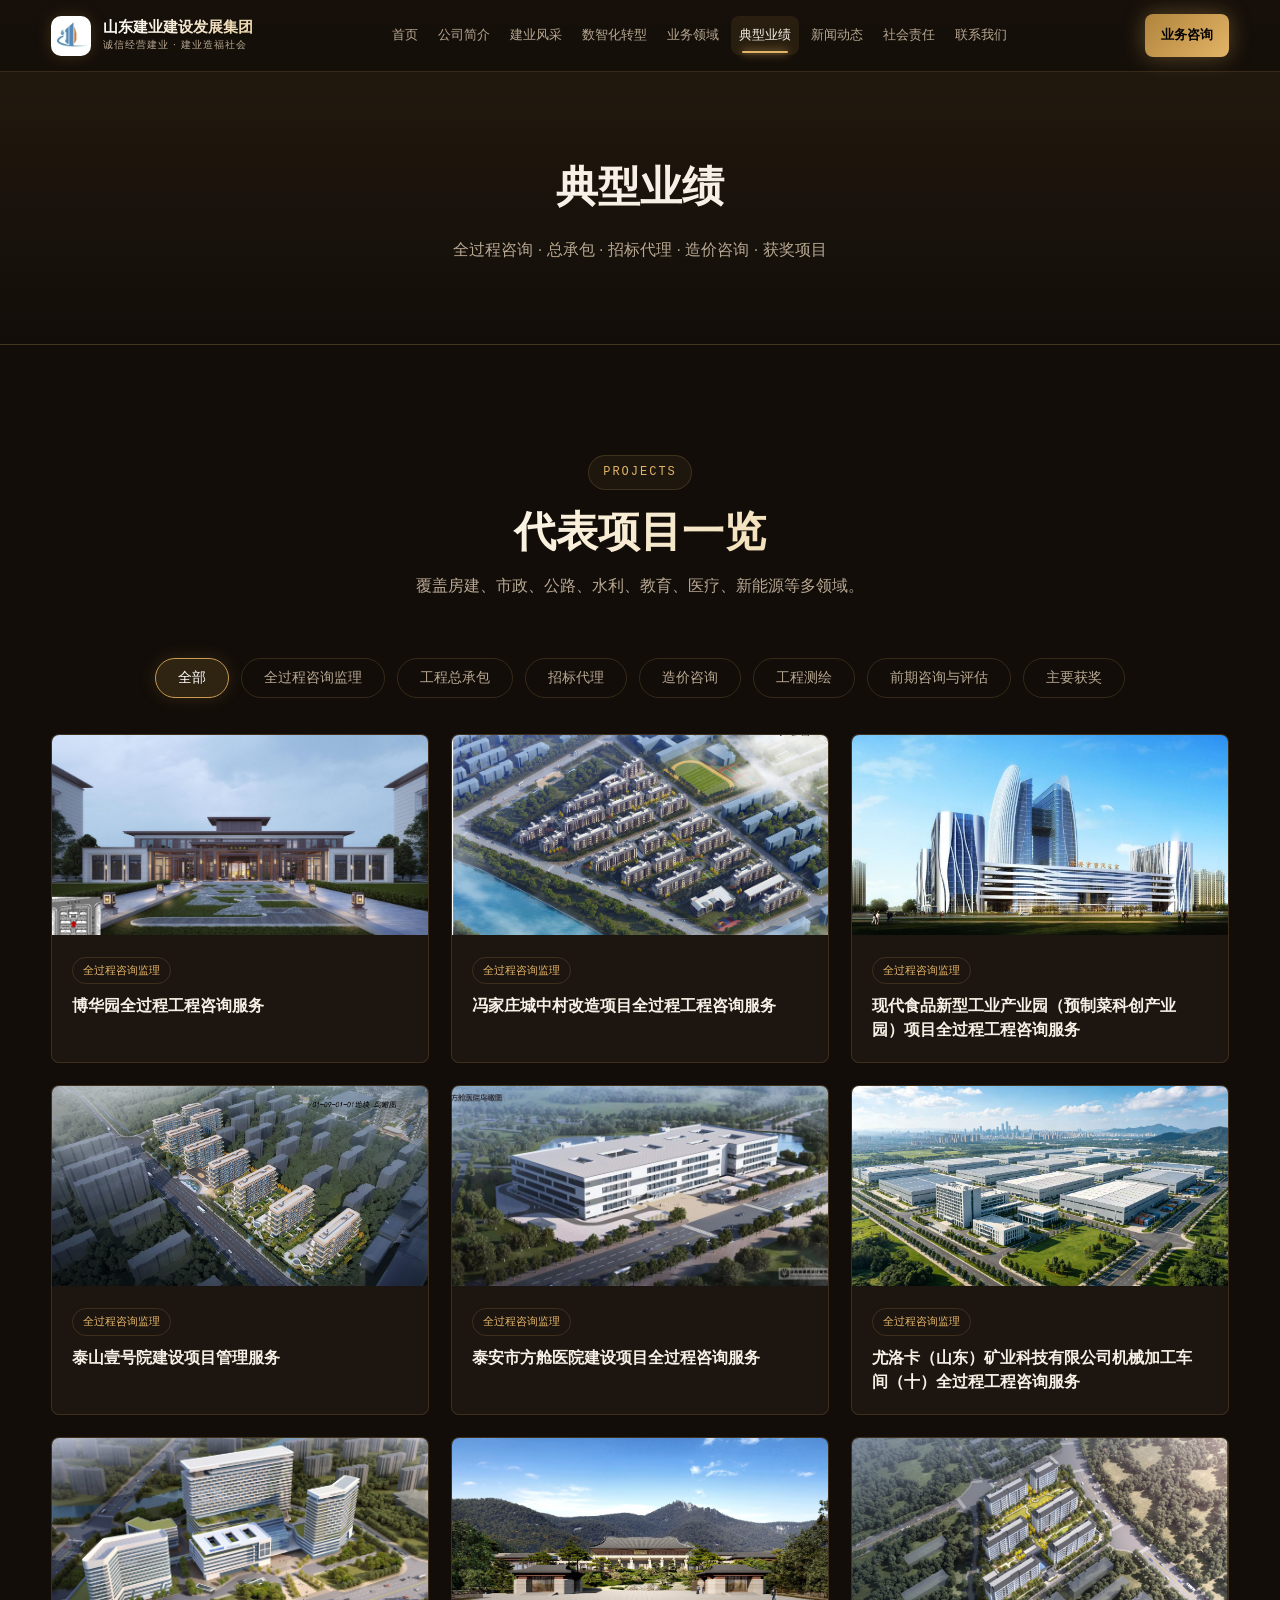
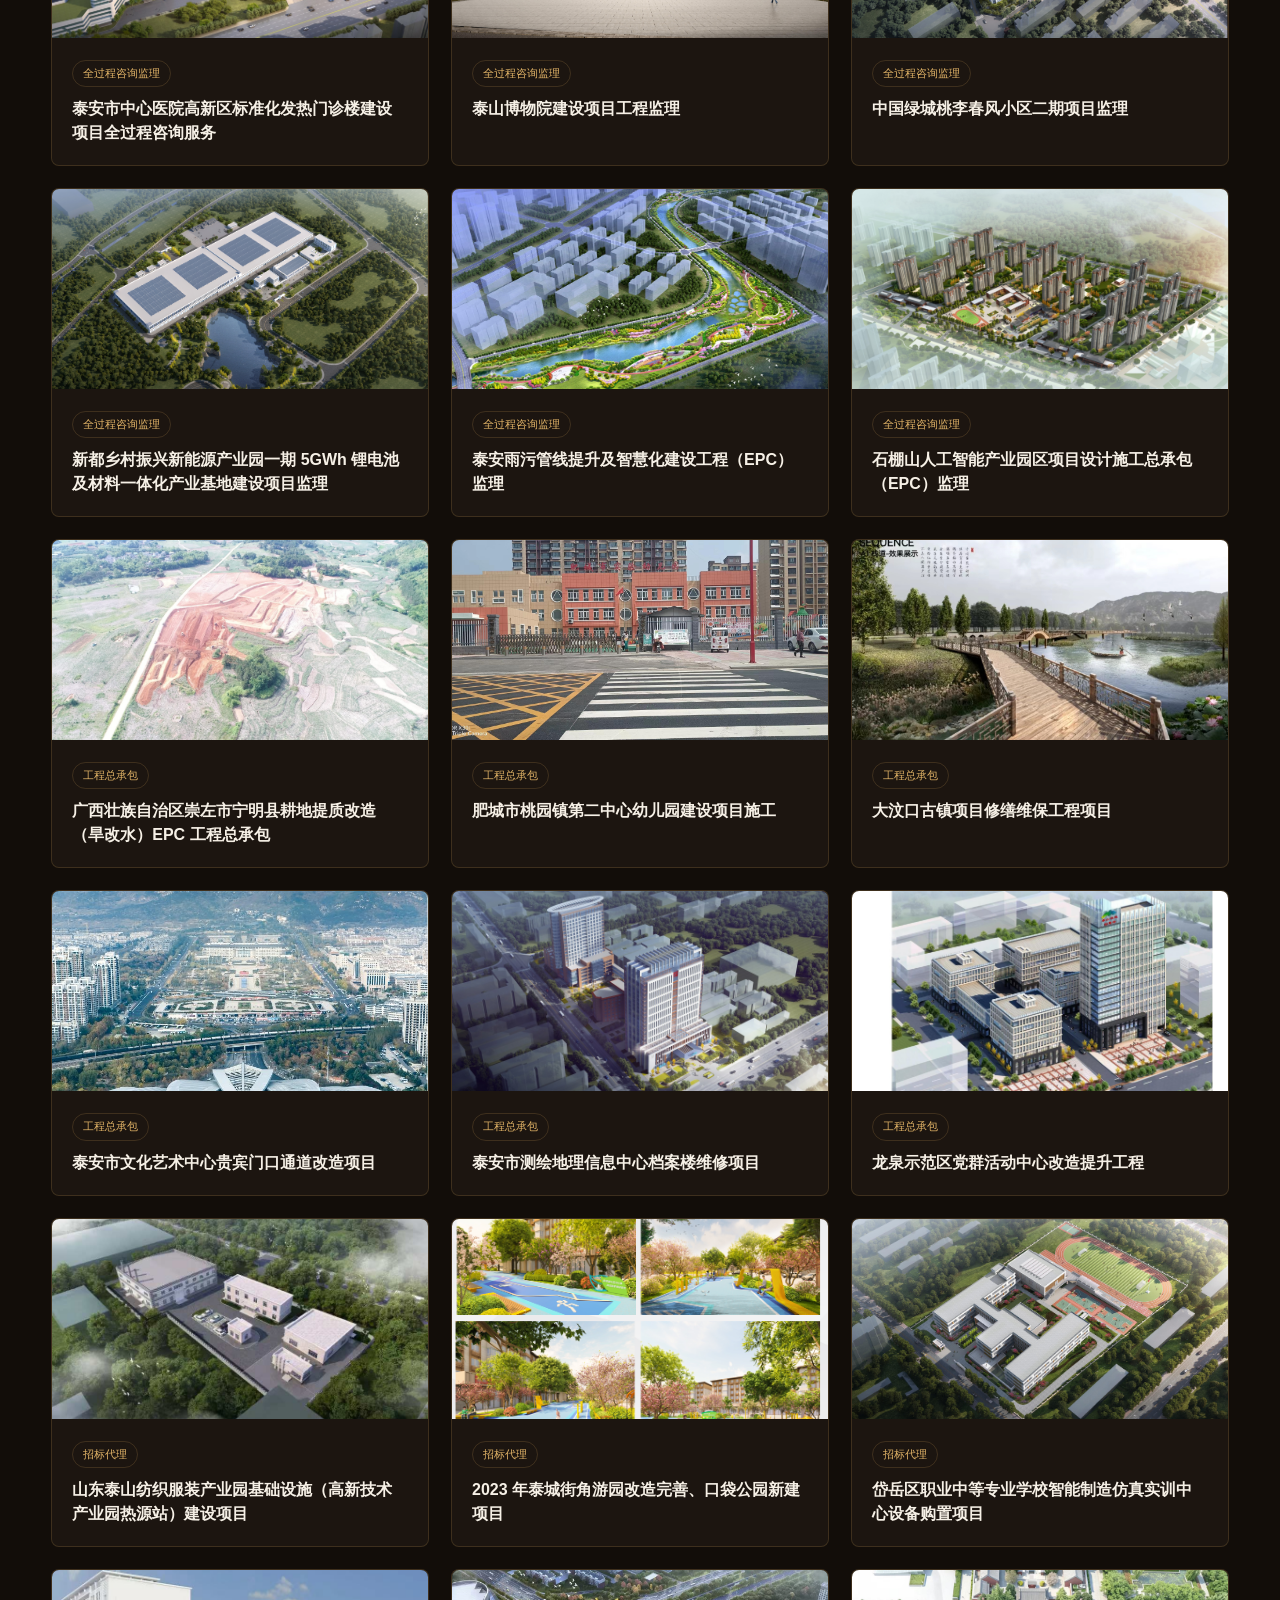
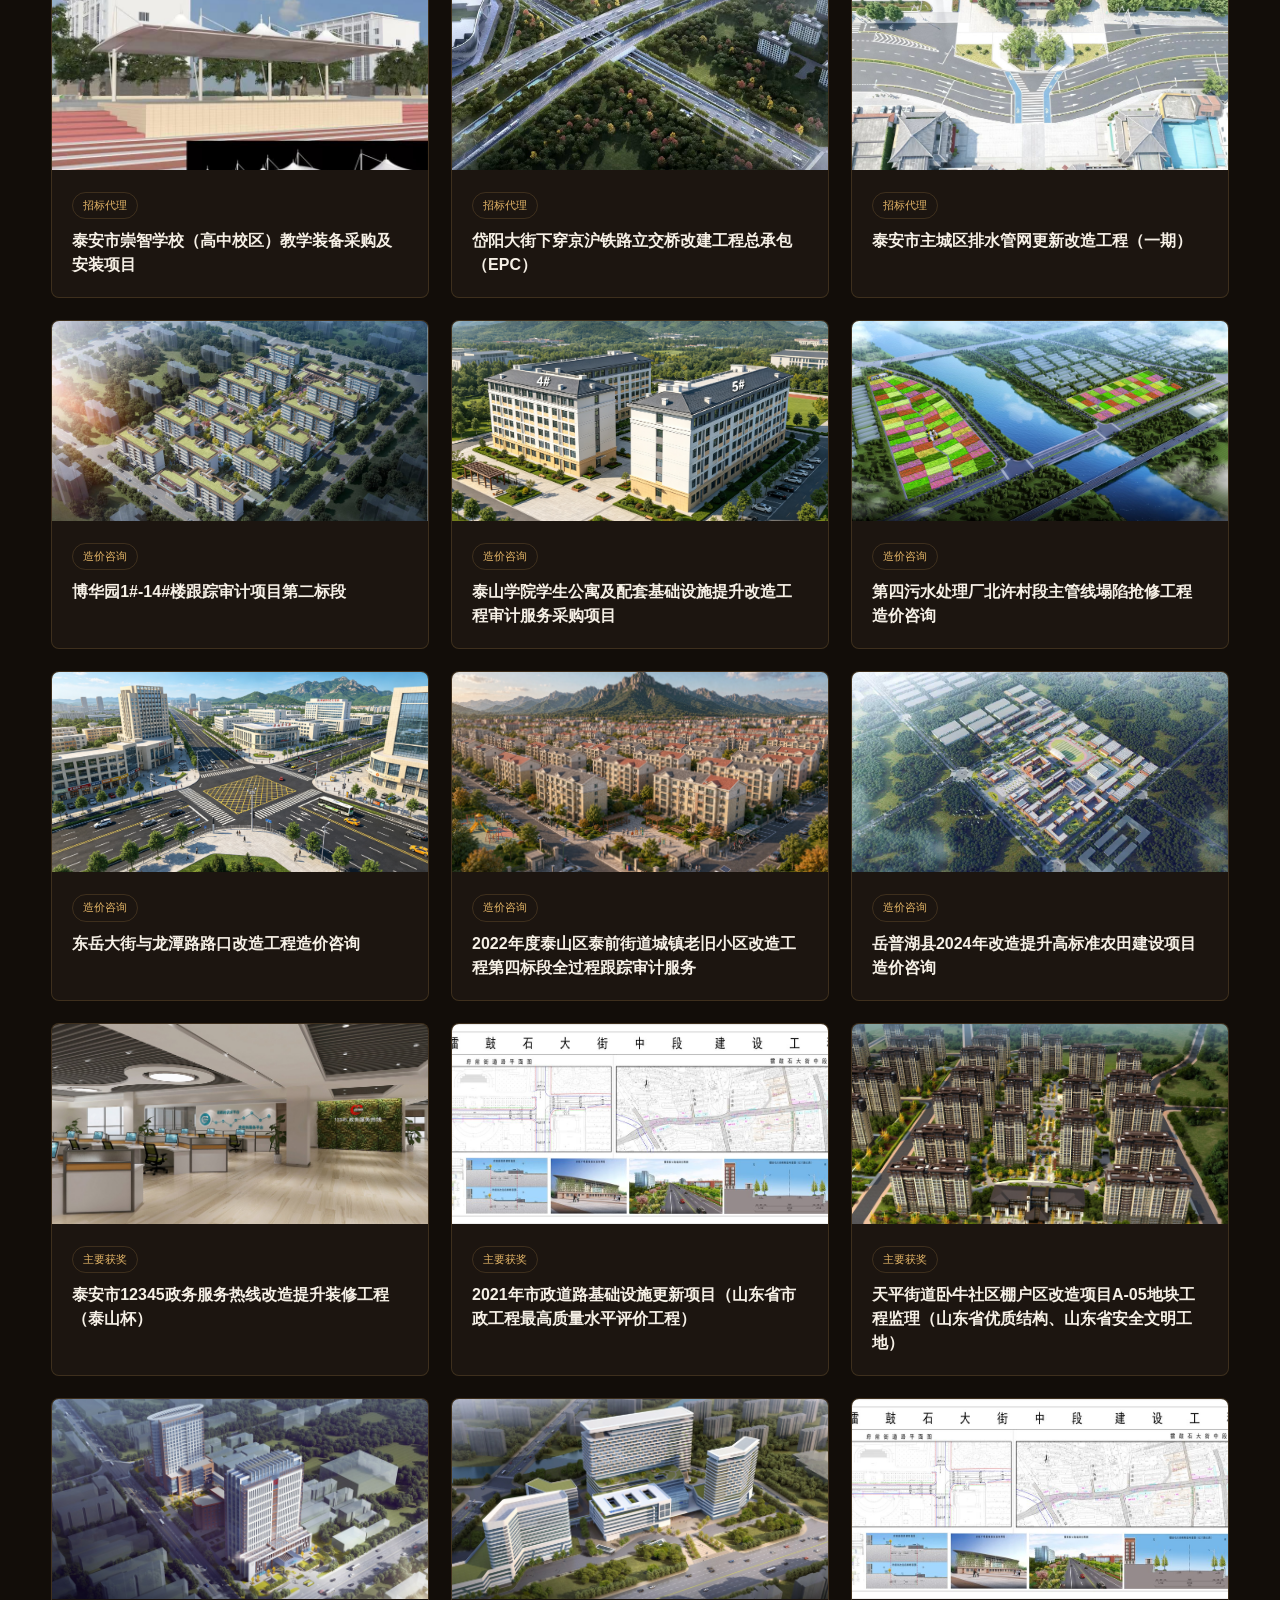
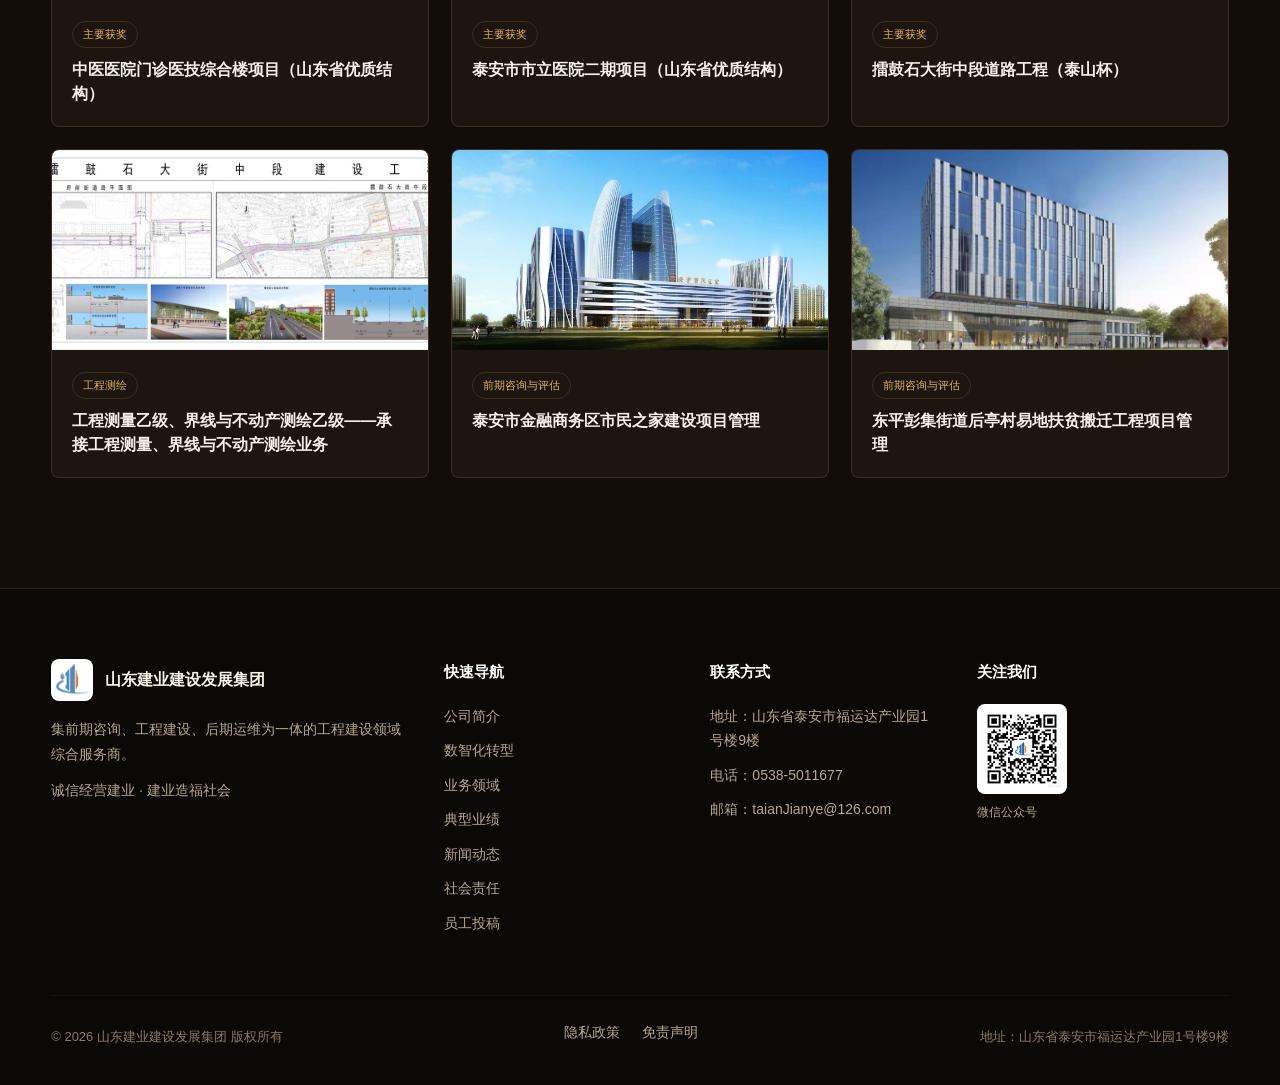
<file: projects.html>
<!DOCTYPE html>
<html lang="zh-CN">
<head>
  <meta charset="UTF-8">
  <meta name="viewport" content="width=device-width, initial-scale=1.0">
  <title data-edit="projects.meta.title" data-label="浏览器标题" data-group="页面信息" data-page="projects" data-edit-mode="doctitle">典型业绩 - 山东建业建设发展集团</title>
  <meta name="description" content="山东建业建设发展集团典型业绩展示，涵盖全过程咨询监理、工程总承包、招标代理、造价咨询及主要获奖项目。" data-edit="projects.meta.description" data-label="页面描述（搜索引擎摘要）" data-group="页面信息" data-page="projects" data-edit-mode="metadesc">
  <link rel="stylesheet" href="css/style.css?v=20261111b">
</head>
<body>

<header class="header">
  <div class="container">
    <a href="index.html" class="logo">
      <img src="images/logo.jpg" alt="山东建业建设发展集团 LOGO" class="logo-img">
      <div class="logo-text">
        <span class="logo-name" data-edit="_site.logo.name" data-label="公司名称（页头）" data-group="站点通用" data-page="_site" data-edit-mode="text">山东建业建设发展集团</span>
        <span class="logo-slogan" data-edit="_site.logo.slogan" data-label="企业口号（页头）" data-group="站点通用" data-page="_site" data-edit-mode="text">诚信经营建业 · 建业造福社会</span>
      </div>
    </a>
    <nav class="nav" id="nav">
      <a href="index.html" data-edit="_site.nav.1" data-label="导航菜单 1" data-group="站点通用" data-page="_site" data-edit-mode="text">首页</a>
      <a href="about.html" data-edit="_site.nav.2" data-label="导航菜单 2" data-group="站点通用" data-page="_site" data-edit-mode="text">公司简介</a>
      <a href="team.html" data-edit="_site.nav.3" data-label="导航菜单 3" data-group="站点通用" data-page="_site" data-edit-mode="text">建业风采</a>
      <a href="digital.html" data-edit="_site.nav.4" data-label="导航菜单 4" data-group="站点通用" data-page="_site" data-edit-mode="text">数智化转型</a>
      <a href="services.html" data-edit="_site.nav.5" data-label="导航菜单 5" data-group="站点通用" data-page="_site" data-edit-mode="text">业务领域</a>
      <a href="projects.html" class="active" data-edit="_site.nav.6" data-label="导航菜单 6" data-group="站点通用" data-page="_site" data-edit-mode="text">典型业绩</a>
      <a href="news.html" data-edit="_site.nav.7" data-label="导航菜单 7" data-group="站点通用" data-page="_site" data-edit-mode="text">新闻动态</a>
      <a href="social.html" data-edit="_site.nav.8" data-label="导航菜单 8" data-group="站点通用" data-page="_site" data-edit-mode="text">社会责任</a>
      <a href="contact.html" data-edit="_site.nav.9" data-label="导航菜单 9" data-group="站点通用" data-page="_site" data-edit-mode="text">联系我们</a>
    </nav>
    <div class="header-btns">
      <a href="contact.html" class="btn btn-primary" style="padding:10px 20px;font-size:13px">业务咨询</a>
      <div class="hamburger" id="hamburger" aria-label="菜单"><span></span><span></span><span></span></div>
    </div>
  </div>
</header>

<section class="page-hero">
  <div class="container">
    <h1 class="reveal" data-edit="projects.hero.title1" data-label="页面大标题 1" data-group="典型业绩" data-page="projects" data-edit-mode="text">典型业绩</h1>
    <p class="reveal" data-edit="projects.hero.sub1" data-label="页面副标题 1" data-group="典型业绩" data-page="projects" data-edit-mode="text">全过程咨询 · 总承包 · 招标代理 · 造价咨询 · 获奖项目</p>
  </div>
</section>

<section class="section">
  <div class="container">
    <div class="section-header reveal">
      <div class="section-label" data-edit="projects.sec.label1" data-label="区块英文标签 1" data-group="典型业绩" data-page="projects" data-edit-mode="text">PROJECTS</div>
      <h2 class="section-title" data-edit="projects.sec.title1" data-label="区块标题 1" data-group="典型业绩" data-page="projects" data-edit-mode="text">代表项目一览</h2>
      <p class="section-desc" data-edit="projects.sec.desc1" data-label="区块说明 1" data-group="典型业绩" data-page="projects" data-edit-mode="text">覆盖房建、市政、公路、水利、教育、医疗、新能源等多领域。</p>
    </div>

    <div class="project-tabs reveal" id="projectTabs">
      <button class="project-tab active" data-filter="all">全部</button>
      <button class="project-tab" data-filter="consult">全过程咨询监理</button>
      <button class="project-tab" data-filter="epc">工程总承包</button>
      <button class="project-tab" data-filter="bidding">招标代理</button>
      <button class="project-tab" data-filter="cost">造价咨询</button>
      <button class="project-tab" data-filter="survey">工程测绘</button>
      <button class="project-tab" data-filter="preconsult">前期咨询与评估</button>
      <button class="project-tab" data-filter="award">主要获奖</button>
    </div>

    <div class="project-grid" id="projectGrid">
      <!-- 全过程咨询监理 -->
      <div class="project-card reveal" data-cat="consult">
        <div class="project-img"><img src="images/projects/bohuayuan.jpg" alt="博华园" data-edit="projects.proj.img1" data-label="业绩配图 1" data-group="典型业绩" data-page="projects" data-edit-mode="src"></div>
        <div class="project-body"><span class="cat" data-edit="projects.proj.cat1" data-label="业绩分类 1" data-group="典型业绩" data-page="projects" data-edit-mode="text">全过程咨询监理</span><h4 data-edit="projects.proj.title1" data-label="业绩名称 1" data-group="典型业绩" data-page="projects" data-edit-mode="text">博华园全过程工程咨询服务</h4></div>
      </div>
      <div class="project-card reveal" data-cat="consult">
        <div class="project-img"><img src="images/projects/fengjiazhuang.png" alt="冯家庄城中村改造" data-edit="projects.proj.img2" data-label="业绩配图 2" data-group="典型业绩" data-page="projects" data-edit-mode="src"></div>
        <div class="project-body"><span class="cat" data-edit="projects.proj.cat2" data-label="业绩分类 2" data-group="典型业绩" data-page="projects" data-edit-mode="text">全过程咨询监理</span><h4 data-edit="projects.proj.title2" data-label="业绩名称 2" data-group="典型业绩" data-page="projects" data-edit-mode="text">冯家庄城中村改造项目全过程工程咨询服务</h4></div>
      </div>
      <div class="project-card reveal" data-cat="consult">
        <div class="project-img"><img src="images/projects/shiminzhijia.jpg" alt="现代食品产业园" data-edit="projects.proj.img3" data-label="业绩配图 3" data-group="典型业绩" data-page="projects" data-edit-mode="src"></div>
        <div class="project-body"><span class="cat" data-edit="projects.proj.cat3" data-label="业绩分类 3" data-group="典型业绩" data-page="projects" data-edit-mode="text">全过程咨询监理</span><h4 data-edit="projects.proj.title3" data-label="业绩名称 3" data-group="典型业绩" data-page="projects" data-edit-mode="text">现代食品新型工业产业园（预制菜科创产业园）项目全过程工程咨询服务</h4></div>
      </div>
      <div class="project-card reveal" data-cat="consult">
        <div class="project-img"><img src="images/projects/hantangmingyue.png" alt="泰山壹号院" data-edit="projects.proj.img4" data-label="业绩配图 4" data-group="典型业绩" data-page="projects" data-edit-mode="src"></div>
        <div class="project-body"><span class="cat" data-edit="projects.proj.cat4" data-label="业绩分类 4" data-group="典型业绩" data-page="projects" data-edit-mode="text">全过程咨询监理</span><h4 data-edit="projects.proj.title4" data-label="业绩名称 4" data-group="典型业绩" data-page="projects" data-edit-mode="text">泰山壹号院建设项目管理服务</h4></div>
      </div>
      <div class="project-card reveal" data-cat="consult">
        <div class="project-img"><img src="images/projects/fangcang.jpg" alt="泰安市方舱医院" data-edit="projects.proj.img5" data-label="业绩配图 5" data-group="典型业绩" data-page="projects" data-edit-mode="src"></div>
        <div class="project-body"><span class="cat" data-edit="projects.proj.cat5" data-label="业绩分类 5" data-group="典型业绩" data-page="projects" data-edit-mode="text">全过程咨询监理</span><h4 data-edit="projects.proj.title5" data-label="业绩名称 5" data-group="典型业绩" data-page="projects" data-edit-mode="text">泰安市方舱医院建设项目全过程咨询服务</h4></div>
      </div>
      <div class="project-card reveal" data-cat="consult">
        <div class="project-img"><img src="images/projects/youluoka.jpg" alt="尤洛卡矿业科技" data-edit="projects.proj.img6" data-label="业绩配图 6" data-group="典型业绩" data-page="projects" data-edit-mode="src"></div>
        <div class="project-body"><span class="cat" data-edit="projects.proj.cat6" data-label="业绩分类 6" data-group="典型业绩" data-page="projects" data-edit-mode="text">全过程咨询监理</span><h4 data-edit="projects.proj.title6" data-label="业绩名称 6" data-group="典型业绩" data-page="projects" data-edit-mode="text">尤洛卡（山东）矿业科技有限公司机械加工车间（十）全过程工程咨询服务</h4></div>
      </div>
      <div class="project-card reveal" data-cat="consult">
        <div class="project-img"><img src="images/projects/award_shiliyiyuan.jpg" alt="泰安市中心医院" data-edit="projects.proj.img7" data-label="业绩配图 7" data-group="典型业绩" data-page="projects" data-edit-mode="src"></div>
        <div class="project-body"><span class="cat" data-edit="projects.proj.cat7" data-label="业绩分类 7" data-group="典型业绩" data-page="projects" data-edit-mode="text">全过程咨询监理</span><h4 data-edit="projects.proj.title7" data-label="业绩名称 7" data-group="典型业绩" data-page="projects" data-edit-mode="text">泰安市中心医院高新区标准化发热门诊楼建设项目全过程咨询服务</h4></div>
      </div>
      <div class="project-card reveal" data-cat="consult">
        <div class="project-img"><img src="images/projects/taishanbowuyuan.png" alt="泰山博物院" data-edit="projects.proj.img8" data-label="业绩配图 8" data-group="典型业绩" data-page="projects" data-edit-mode="src"></div>
        <div class="project-body"><span class="cat" data-edit="projects.proj.cat8" data-label="业绩分类 8" data-group="典型业绩" data-page="projects" data-edit-mode="text">全过程咨询监理</span><h4 data-edit="projects.proj.title8" data-label="业绩名称 8" data-group="典型业绩" data-page="projects" data-edit-mode="text">泰山博物院建设项目工程监理</h4></div>
      </div>
      <div class="project-card reveal" data-cat="consult">
        <div class="project-img"><img src="images/projects/taolichunfeng.png" alt="桃李春风小区" data-edit="projects.proj.img9" data-label="业绩配图 9" data-group="典型业绩" data-page="projects" data-edit-mode="src"></div>
        <div class="project-body"><span class="cat" data-edit="projects.proj.cat9" data-label="业绩分类 9" data-group="典型业绩" data-page="projects" data-edit-mode="text">全过程咨询监理</span><h4 data-edit="projects.proj.title9" data-label="业绩名称 9" data-group="典型业绩" data-page="projects" data-edit-mode="text">中国绿城桃李春风小区二期项目监理</h4></div>
      </div>
      <div class="project-card reveal" data-cat="consult">
        <div class="project-img"><img src="images/projects/xindu1.png" alt="新都新能源产业园" data-edit="projects.proj.img10" data-label="业绩配图 10" data-group="典型业绩" data-page="projects" data-edit-mode="src"></div>
        <div class="project-body"><span class="cat" data-edit="projects.proj.cat10" data-label="业绩分类 10" data-group="典型业绩" data-page="projects" data-edit-mode="text">全过程咨询监理</span><h4 data-edit="projects.proj.title10" data-label="业绩名称 10" data-group="典型业绩" data-page="projects" data-edit-mode="text">新都乡村振兴新能源产业园一期 5GWh 锂电池及材料一体化产业基地建设项目监理</h4></div>
      </div>
      <div class="project-card reveal" data-cat="consult">
        <div class="project-img"><img src="images/projects/dawenhe.jpg" alt="大汶河水环境综合治理" data-edit="projects.proj.img11" data-label="业绩配图 11" data-group="典型业绩" data-page="projects" data-edit-mode="src"></div>
        <div class="project-body"><span class="cat" data-edit="projects.proj.cat11" data-label="业绩分类 11" data-group="典型业绩" data-page="projects" data-edit-mode="text">全过程咨询监理</span><h4 data-edit="projects.proj.title11" data-label="业绩名称 11" data-group="典型业绩" data-page="projects" data-edit-mode="text">泰安雨污管线提升及智慧化建设工程（EPC）监理</h4></div>
      </div>
      <div class="project-card reveal" data-cat="consult">
        <div class="project-img"><img src="images/projects/beijipo.png" alt="石棚山人工智能产业园" data-edit="projects.proj.img12" data-label="业绩配图 12" data-group="典型业绩" data-page="projects" data-edit-mode="src"></div>
        <div class="project-body"><span class="cat" data-edit="projects.proj.cat12" data-label="业绩分类 12" data-group="典型业绩" data-page="projects" data-edit-mode="text">全过程咨询监理</span><h4 data-edit="projects.proj.title12" data-label="业绩名称 12" data-group="典型业绩" data-page="projects" data-edit-mode="text">石棚山人工智能产业园区项目设计施工总承包（EPC）监理</h4></div>
      </div>
      <!-- 工程总承包 -->
      <div class="project-card reveal" data-cat="epc">
        <div class="project-img"><img src="images/projects/guangxi.jpg" alt="广西旱改水" data-edit="projects.proj.img13" data-label="业绩配图 13" data-group="典型业绩" data-page="projects" data-edit-mode="src"></div>
        <div class="project-body"><span class="cat" data-edit="projects.proj.cat13" data-label="业绩分类 13" data-group="典型业绩" data-page="projects" data-edit-mode="text">工程总承包</span><h4 data-edit="projects.proj.title13" data-label="业绩名称 13" data-group="典型业绩" data-page="projects" data-edit-mode="text">广西壮族自治区崇左市宁明县耕地提质改造（旱改水）EPC 工程总承包</h4></div>
      </div>
      <div class="project-card reveal" data-cat="epc">
        <div class="project-img"><img src="images/projects/taoyuan.jpg" alt="肥城市桃园镇幼儿园" data-edit="projects.proj.img14" data-label="业绩配图 14" data-group="典型业绩" data-page="projects" data-edit-mode="src"></div>
        <div class="project-body"><span class="cat" data-edit="projects.proj.cat14" data-label="业绩分类 14" data-group="典型业绩" data-page="projects" data-edit-mode="text">工程总承包</span><h4 data-edit="projects.proj.title14" data-label="业绩名称 14" data-group="典型业绩" data-page="projects" data-edit-mode="text">肥城市桃园镇第二中心幼儿园建设项目施工</h4></div>
      </div>
      <div class="project-card reveal" data-cat="epc">
        <div class="project-img"><img src="images/projects/cuwen.jpg" alt="大汶口古镇" data-edit="projects.proj.img15" data-label="业绩配图 15" data-group="典型业绩" data-page="projects" data-edit-mode="src"></div>
        <div class="project-body"><span class="cat" data-edit="projects.proj.cat15" data-label="业绩分类 15" data-group="典型业绩" data-page="projects" data-edit-mode="text">工程总承包</span><h4 data-edit="projects.proj.title15" data-label="业绩名称 15" data-group="典型业绩" data-page="projects" data-edit-mode="text">大汶口古镇项目修缮维保工程项目</h4></div>
      </div>
      <div class="project-card reveal" data-cat="epc">
        <div class="project-img"><img src="images/hero-campus.jpg" alt="泰安市文化艺术中心" data-edit="projects.proj.img16" data-label="业绩配图 16" data-group="典型业绩" data-page="projects" data-edit-mode="src"></div>
        <div class="project-body"><span class="cat" data-edit="projects.proj.cat16" data-label="业绩分类 16" data-group="典型业绩" data-page="projects" data-edit-mode="text">工程总承包</span><h4 data-edit="projects.proj.title16" data-label="业绩名称 16" data-group="典型业绩" data-page="projects" data-edit-mode="text">泰安市文化艺术中心贵宾门口通道改造项目</h4></div>
      </div>
      <div class="project-card reveal" data-cat="epc">
        <div class="project-img"><img src="images/projects/award_zhongyiyuan.jpg" alt="测绘地理信息中心" data-edit="projects.proj.img17" data-label="业绩配图 17" data-group="典型业绩" data-page="projects" data-edit-mode="src"></div>
        <div class="project-body"><span class="cat" data-edit="projects.proj.cat17" data-label="业绩分类 17" data-group="典型业绩" data-page="projects" data-edit-mode="text">工程总承包</span><h4 data-edit="projects.proj.title17" data-label="业绩名称 17" data-group="典型业绩" data-page="projects" data-edit-mode="text">泰安市测绘地理信息中心档案楼维修项目</h4></div>
      </div>
      <div class="project-card reveal" data-cat="epc">
        <div class="project-img"><img src="images/projects/award_chuangyigu.jpg" alt="龙泉示范区党群活动中心" data-edit="projects.proj.img18" data-label="业绩配图 18" data-group="典型业绩" data-page="projects" data-edit-mode="src"></div>
        <div class="project-body"><span class="cat" data-edit="projects.proj.cat18" data-label="业绩分类 18" data-group="典型业绩" data-page="projects" data-edit-mode="text">工程总承包</span><h4 data-edit="projects.proj.title18" data-label="业绩名称 18" data-group="典型业绩" data-page="projects" data-edit-mode="text">龙泉示范区党群活动中心改造提升工程</h4></div>
      </div>
      <!-- 招标代理 -->
      <div class="project-card reveal" data-cat="bidding">
        <div class="project-img"><img src="images/projects/reyuanzhan.jpg" alt="高新技术产业园热源站" data-edit="projects.proj.img19" data-label="业绩配图 19" data-group="典型业绩" data-page="projects" data-edit-mode="src"></div>
        <div class="project-body"><span class="cat" data-edit="projects.proj.cat19" data-label="业绩分类 19" data-group="典型业绩" data-page="projects" data-edit-mode="text">招标代理</span><h4 data-edit="projects.proj.title19" data-label="业绩名称 19" data-group="典型业绩" data-page="projects" data-edit-mode="text">山东泰山纺织服装产业园基础设施（高新技术产业园热源站）建设项目</h4></div>
      </div>
      <div class="project-card reveal" data-cat="bidding">
        <div class="project-img"><img src="images/projects/jiejiaoyouyuan.png" alt="街角游园改造" data-edit="projects.proj.img20" data-label="业绩配图 20" data-group="典型业绩" data-page="projects" data-edit-mode="src"></div>
        <div class="project-body"><span class="cat" data-edit="projects.proj.cat20" data-label="业绩分类 20" data-group="典型业绩" data-page="projects" data-edit-mode="text">招标代理</span><h4 data-edit="projects.proj.title20" data-label="业绩名称 20" data-group="典型业绩" data-page="projects" data-edit-mode="text">2023 年泰城街角游园改造完善、口袋公园新建项目</h4></div>
      </div>
      <div class="project-card reveal" data-cat="bidding">
        <div class="project-img"><img src="images/projects/longwanxiaoxue.png" alt="岱岳区职业中专" data-edit="projects.proj.img21" data-label="业绩配图 21" data-group="典型业绩" data-page="projects" data-edit-mode="src"></div>
        <div class="project-body"><span class="cat" data-edit="projects.proj.cat21" data-label="业绩分类 21" data-group="典型业绩" data-page="projects" data-edit-mode="text">招标代理</span><h4 data-edit="projects.proj.title21" data-label="业绩名称 21" data-group="典型业绩" data-page="projects" data-edit-mode="text">岱岳区职业中等专业学校智能制造仿真实训中心设备购置项目</h4></div>
      </div>
      <div class="project-card reveal" data-cat="bidding">
        <div class="project-img"><img src="images/projects/wuzhong.png" alt="泰安市崇智学校" data-edit="projects.proj.img22" data-label="业绩配图 22" data-group="典型业绩" data-page="projects" data-edit-mode="src"></div>
        <div class="project-body"><span class="cat" data-edit="projects.proj.cat22" data-label="业绩分类 22" data-group="典型业绩" data-page="projects" data-edit-mode="text">招标代理</span><h4 data-edit="projects.proj.title22" data-label="业绩名称 22" data-group="典型业绩" data-page="projects" data-edit-mode="text">泰安市崇智学校（高中校区）教学装备采购及安装项目</h4></div>
      </div>
      <div class="project-card reveal" data-cat="bidding">
        <div class="project-img"><img src="images/projects/daiyangdajie.jpg" alt="岱阳大街" data-edit="projects.proj.img23" data-label="业绩配图 23" data-group="典型业绩" data-page="projects" data-edit-mode="src"></div>
        <div class="project-body"><span class="cat" data-edit="projects.proj.cat23" data-label="业绩分类 23" data-group="典型业绩" data-page="projects" data-edit-mode="text">招标代理</span><h4 data-edit="projects.proj.title23" data-label="业绩名称 23" data-group="典型业绩" data-page="projects" data-edit-mode="text">岱阳大街下穿京沪铁路立交桥改建工程总承包（EPC）</h4></div>
      </div>
      <div class="project-card reveal" data-cat="bidding">
        <div class="project-img"><img src="images/projects/dongyuedajie.jpg" alt="主城区排水管网改造" data-edit="projects.proj.img24" data-label="业绩配图 24" data-group="典型业绩" data-page="projects" data-edit-mode="src"></div>
        <div class="project-body"><span class="cat" data-edit="projects.proj.cat24" data-label="业绩分类 24" data-group="典型业绩" data-page="projects" data-edit-mode="text">招标代理</span><h4 data-edit="projects.proj.title24" data-label="业绩名称 24" data-group="典型业绩" data-page="projects" data-edit-mode="text">泰安市主城区排水管网更新改造工程（一期）</h4></div>
      </div>
      <!-- 造价咨询 -->
      <div class="project-card reveal" data-cat="cost">
        <div class="project-img"><img src="images/projects/cost_bohuayuan.jpg" alt="博华园跟踪审计" data-edit="projects.proj.img25" data-label="业绩配图 25" data-group="典型业绩" data-page="projects" data-edit-mode="src"></div>
        <div class="project-body"><span class="cat" data-edit="projects.proj.cat25" data-label="业绩分类 25" data-group="典型业绩" data-page="projects" data-edit-mode="text">造价咨询</span><h4 data-edit="projects.proj.title25" data-label="业绩名称 25" data-group="典型业绩" data-page="projects" data-edit-mode="text">博华园1#-14#楼跟踪审计项目第二标段</h4></div>
      </div>
      <div class="project-card reveal" data-cat="cost">
        <div class="project-img"><img src="images/projects/xueshenggongyu.png" alt="泰山学院学生公寓" data-edit="projects.proj.img26" data-label="业绩配图 26" data-group="典型业绩" data-page="projects" data-edit-mode="src"></div>
        <div class="project-body"><span class="cat" data-edit="projects.proj.cat26" data-label="业绩分类 26" data-group="典型业绩" data-page="projects" data-edit-mode="text">造价咨询</span><h4 data-edit="projects.proj.title26" data-label="业绩名称 26" data-group="典型业绩" data-page="projects" data-edit-mode="text">泰山学院学生公寓及配套基础设施提升改造工程审计服务采购项目</h4></div>
      </div>
      <div class="project-card reveal" data-cat="cost">
        <div class="project-img"><img src="images/projects/wushui.jpg" alt="第四污水处理厂" data-edit="projects.proj.img27" data-label="业绩配图 27" data-group="典型业绩" data-page="projects" data-edit-mode="src"></div>
        <div class="project-body"><span class="cat" data-edit="projects.proj.cat27" data-label="业绩分类 27" data-group="典型业绩" data-page="projects" data-edit-mode="text">造价咨询</span><h4 data-edit="projects.proj.title27" data-label="业绩名称 27" data-group="典型业绩" data-page="projects" data-edit-mode="text">第四污水处理厂北许村段主管线塌陷抢修工程造价咨询</h4></div>
      </div>
      <div class="project-card reveal" data-cat="cost">
        <div class="project-img"><img src="images/projects/dongyuelongtan.png" alt="东岳大街龙潭路路口改造" data-edit="projects.proj.img28" data-label="业绩配图 28" data-group="典型业绩" data-page="projects" data-edit-mode="src"></div>
        <div class="project-body"><span class="cat" data-edit="projects.proj.cat28" data-label="业绩分类 28" data-group="典型业绩" data-page="projects" data-edit-mode="text">造价咨询</span><h4 data-edit="projects.proj.title28" data-label="业绩名称 28" data-group="典型业绩" data-page="projects" data-edit-mode="text">东岳大街与龙潭路路口改造工程造价咨询</h4></div>
      </div>
      <div class="project-card reveal" data-cat="cost">
        <div class="project-img"><img src="images/projects/laojiuxiaoqu.png" alt="老旧小区改造" data-edit="projects.proj.img29" data-label="业绩配图 29" data-group="典型业绩" data-page="projects" data-edit-mode="src"></div>
        <div class="project-body"><span class="cat" data-edit="projects.proj.cat29" data-label="业绩分类 29" data-group="典型业绩" data-page="projects" data-edit-mode="text">造价咨询</span><h4 data-edit="projects.proj.title29" data-label="业绩名称 29" data-group="典型业绩" data-page="projects" data-edit-mode="text">2022年度泰山区泰前街道城镇老旧小区改造工程第四标段全过程跟踪审计服务</h4></div>
      </div>
      <div class="project-card reveal" data-cat="cost">
        <div class="project-img"><img src="images/projects/kashi.jpg" alt="岳普湖县高标准农田" data-edit="projects.proj.img30" data-label="业绩配图 30" data-group="典型业绩" data-page="projects" data-edit-mode="src"></div>
        <div class="project-body"><span class="cat" data-edit="projects.proj.cat30" data-label="业绩分类 30" data-group="典型业绩" data-page="projects" data-edit-mode="text">造价咨询</span><h4 data-edit="projects.proj.title30" data-label="业绩名称 30" data-group="典型业绩" data-page="projects" data-edit-mode="text">岳普湖县2024年改造提升高标准农田建设项目造价咨询</h4></div>
      </div>
      <!-- 主要获奖 -->
      <div class="project-card reveal" data-cat="award">
        <div class="project-img"><img src="images/projects/award_12345.jpg" alt="12345政务服务热线" data-edit="projects.proj.img31" data-label="业绩配图 31" data-group="典型业绩" data-page="projects" data-edit-mode="src"></div>
        <div class="project-body"><span class="cat" data-edit="projects.proj.cat31" data-label="业绩分类 31" data-group="典型业绩" data-page="projects" data-edit-mode="text">主要获奖</span><h4 data-edit="projects.proj.title31" data-label="业绩名称 31" data-group="典型业绩" data-page="projects" data-edit-mode="text">泰安市12345政务服务热线改造提升装修工程（泰山杯）</h4></div>
      </div>
      <div class="project-card reveal" data-cat="award">
        <div class="project-img"><img src="images/projects/award_leigushi.jpg" alt="市政道路基础设施更新" data-edit="projects.proj.img32" data-label="业绩配图 32" data-group="典型业绩" data-page="projects" data-edit-mode="src"></div>
        <div class="project-body"><span class="cat" data-edit="projects.proj.cat32" data-label="业绩分类 32" data-group="典型业绩" data-page="projects" data-edit-mode="text">主要获奖</span><h4 data-edit="projects.proj.title32" data-label="业绩名称 32" data-group="典型业绩" data-page="projects" data-edit-mode="text">2021年市政道路基础设施更新项目（山东省市政工程最高质量水平评价工程）</h4></div>
      </div>
      <div class="project-card reveal" data-cat="award">
        <div class="project-img"><img src="images/projects/award_woniu.jpg" alt="卧牛社区棚改" data-edit="projects.proj.img33" data-label="业绩配图 33" data-group="典型业绩" data-page="projects" data-edit-mode="src"></div>
        <div class="project-body"><span class="cat" data-edit="projects.proj.cat33" data-label="业绩分类 33" data-group="典型业绩" data-page="projects" data-edit-mode="text">主要获奖</span><h4 data-edit="projects.proj.title33" data-label="业绩名称 33" data-group="典型业绩" data-page="projects" data-edit-mode="text">天平街道卧牛社区棚户区改造项目A-05地块工程监理（山东省优质结构、山东省安全文明工地）</h4></div>
      </div>
      <div class="project-card reveal" data-cat="award">
        <div class="project-img"><img src="images/projects/award_zhongyiyuan.jpg" alt="中医医院门诊医技综合楼项目" data-edit="projects.proj.img34" data-label="业绩配图 34" data-group="典型业绩" data-page="projects" data-edit-mode="src"></div>
        <div class="project-body"><span class="cat" data-edit="projects.proj.cat34" data-label="业绩分类 34" data-group="典型业绩" data-page="projects" data-edit-mode="text">主要获奖</span><h4 data-edit="projects.proj.title34" data-label="业绩名称 34" data-group="典型业绩" data-page="projects" data-edit-mode="text">中医医院门诊医技综合楼项目（山东省优质结构）</h4></div>
      </div>
      <div class="project-card reveal" data-cat="award">
        <div class="project-img"><img src="images/projects/award_shiliyiyuan.jpg" alt="泰安市市立医院二期项目" data-edit="projects.proj.img35" data-label="业绩配图 35" data-group="典型业绩" data-page="projects" data-edit-mode="src"></div>
        <div class="project-body"><span class="cat" data-edit="projects.proj.cat35" data-label="业绩分类 35" data-group="典型业绩" data-page="projects" data-edit-mode="text">主要获奖</span><h4 data-edit="projects.proj.title35" data-label="业绩名称 35" data-group="典型业绩" data-page="projects" data-edit-mode="text">泰安市市立医院二期项目（山东省优质结构）</h4></div>
      </div>
      <div class="project-card reveal" data-cat="award">
        <div class="project-img"><img src="images/projects/leigushizhongduan.jpg" alt="擂鼓石大街中段" data-edit="projects.proj.img36" data-label="业绩配图 36" data-group="典型业绩" data-page="projects" data-edit-mode="src"></div>
        <div class="project-body"><span class="cat" data-edit="projects.proj.cat36" data-label="业绩分类 36" data-group="典型业绩" data-page="projects" data-edit-mode="text">主要获奖</span><h4 data-edit="projects.proj.title36" data-label="业绩名称 36" data-group="典型业绩" data-page="projects" data-edit-mode="text">擂鼓石大街中段道路工程（泰山杯）</h4></div>
      </div>
      <!-- 工程测绘 -->
      <div class="project-card reveal" data-cat="survey">
        <div class="project-img"><img src="images/projects/leigushizhongduan.jpg" alt="工程测量服务" data-edit="projects.proj.img37" data-label="业绩配图 37" data-group="典型业绩" data-page="projects" data-edit-mode="src"></div>
        <div class="project-body"><span class="cat" data-edit="projects.proj.cat37" data-label="业绩分类 37" data-group="典型业绩" data-page="projects" data-edit-mode="text">工程测绘</span><h4 data-edit="projects.proj.title37" data-label="业绩名称 37" data-group="典型业绩" data-page="projects" data-edit-mode="text">工程测量乙级、界线与不动产测绘乙级——承接工程测量、界线与不动产测绘业务</h4></div>
      </div>
      <!-- 前期咨询与评估 -->
      <div class="project-card reveal" data-cat="preconsult">
        <div class="project-img"><img src="images/projects/shiminzhijia.jpg" alt="泰安市金融商务区市民之家建设项目管理" data-edit="projects.proj.img38" data-label="业绩配图 38" data-group="典型业绩" data-page="projects" data-edit-mode="src"></div>
        <div class="project-body"><span class="cat" data-edit="projects.proj.cat38" data-label="业绩分类 38" data-group="典型业绩" data-page="projects" data-edit-mode="text">前期咨询与评估</span><h4 data-edit="projects.proj.title38" data-label="业绩名称 38" data-group="典型业绩" data-page="projects" data-edit-mode="text">泰安市金融商务区市民之家建设项目管理</h4></div>
      </div>
      <div class="project-card reveal" data-cat="preconsult">
        <div class="project-img"><img src="images/projects/award_dongping.jpg" alt="东平彭集街道后亭村易地扶贫搬迁工程项目管理" data-edit="projects.proj.img39" data-label="业绩配图 39" data-group="典型业绩" data-page="projects" data-edit-mode="src"></div>
        <div class="project-body"><span class="cat" data-edit="projects.proj.cat39" data-label="业绩分类 39" data-group="典型业绩" data-page="projects" data-edit-mode="text">前期咨询与评估</span><h4 data-edit="projects.proj.title39" data-label="业绩名称 39" data-group="典型业绩" data-page="projects" data-edit-mode="text">东平彭集街道后亭村易地扶贫搬迁工程项目管理</h4></div>
      </div>
    </div>
  </div>
</section>

<footer class="footer">
  <div class="container">
    <div class="footer-grid">
      <div>
        <div class="footer-brand">
          <img src="images/logo.jpg" alt="山东建业 LOGO">
          <span data-edit="_site.footer.name" data-label="页脚公司名" data-group="站点通用" data-page="_site" data-edit-mode="text">山东建业建设发展集团</span>
        </div>
        <p data-edit="_site.footer.p.1" data-label="页脚简介与口号 1" data-group="站点通用" data-page="_site" data-edit-mode="text">集前期咨询、工程建设、后期运维为一体的工程建设领域综合服务商。</p>
        <p style="margin-top:12px" data-edit="_site.footer.p.2" data-label="页脚简介与口号 2" data-group="站点通用" data-page="_site" data-edit-mode="text">诚信经营建业 · 建业造福社会</p>
      </div>
      <div>
        <h4>快速导航</h4>
        <a href="about.html">公司简介</a>
        <a href="digital.html">数智化转型</a>
        <a href="services.html">业务领域</a>
        <a href="projects.html">典型业绩</a>
        <a href="news.html">新闻动态</a>
        <a href="social.html">社会责任</a>
        <a href="submit.html">员工投稿</a>
      </div>
      <div>
        <h4>联系方式</h4>
        <a href="contact.html" data-edit="_site.contact.address" data-label="公司地址" data-group="站点通用" data-page="_site" data-edit-mode="text">地址：山东省泰安市福运达产业园1号楼9楼</a>
        <a href="tel:0538-5011677" data-edit="_site.contact.phone" data-label="联系电话" data-group="站点通用" data-page="_site" data-edit-mode="text">电话：0538-5011677</a>
        <a href="mailto:taianJianye@126.com" data-edit="_site.contact.email" data-label="联系邮箱" data-group="站点通用" data-page="_site" data-edit-mode="text">邮箱：taianJianye@126.com</a>
      </div>
      <div>
        <h4>关注我们</h4>
        <img src="images/qrcode.jpg" alt="微信公众号二维码" class="footer-qr">
        <p style="font-size:12px">微信公众号</p>
      </div>
    </div>
    <div class="footer-bottom">
      <span>© <span id="year"></span> 山东建业建设发展集团 版权所有</span>
      <span class="footer-legal"><a href="privacy.html">隐私政策</a><a href="disclaimer.html">免责声明</a></span>
      <span data-edit="_site.footer.addr" data-label="页脚地址" data-group="站点通用" data-page="_site" data-edit-mode="text">地址：山东省泰安市福运达产业园1号楼9楼</span>
    </div>
  </div>
</footer>

<script src="js/content.data.js?v=20261111a"></script>
<script src="js/cms.js?v=20261111a"></script>
<script src="js/main.js?v=20261111a"></script>
</body>
</html>
</file>
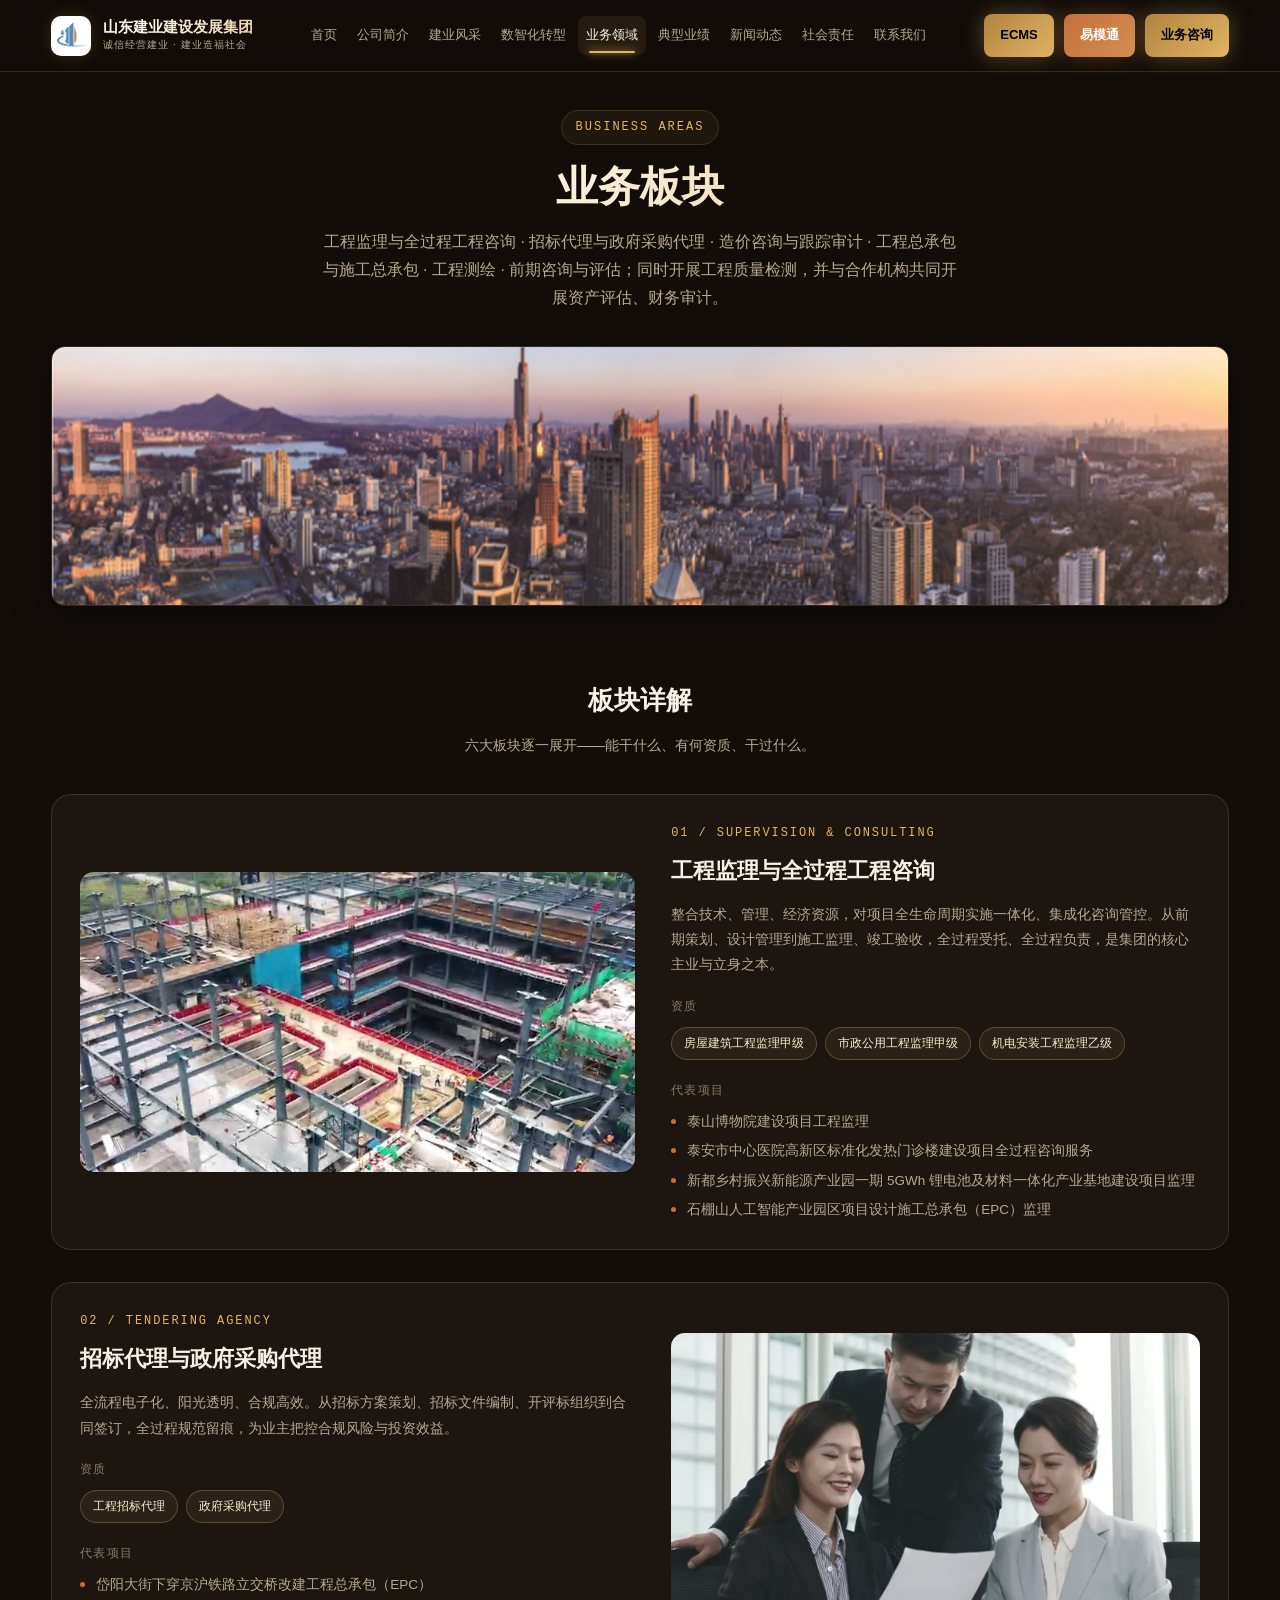
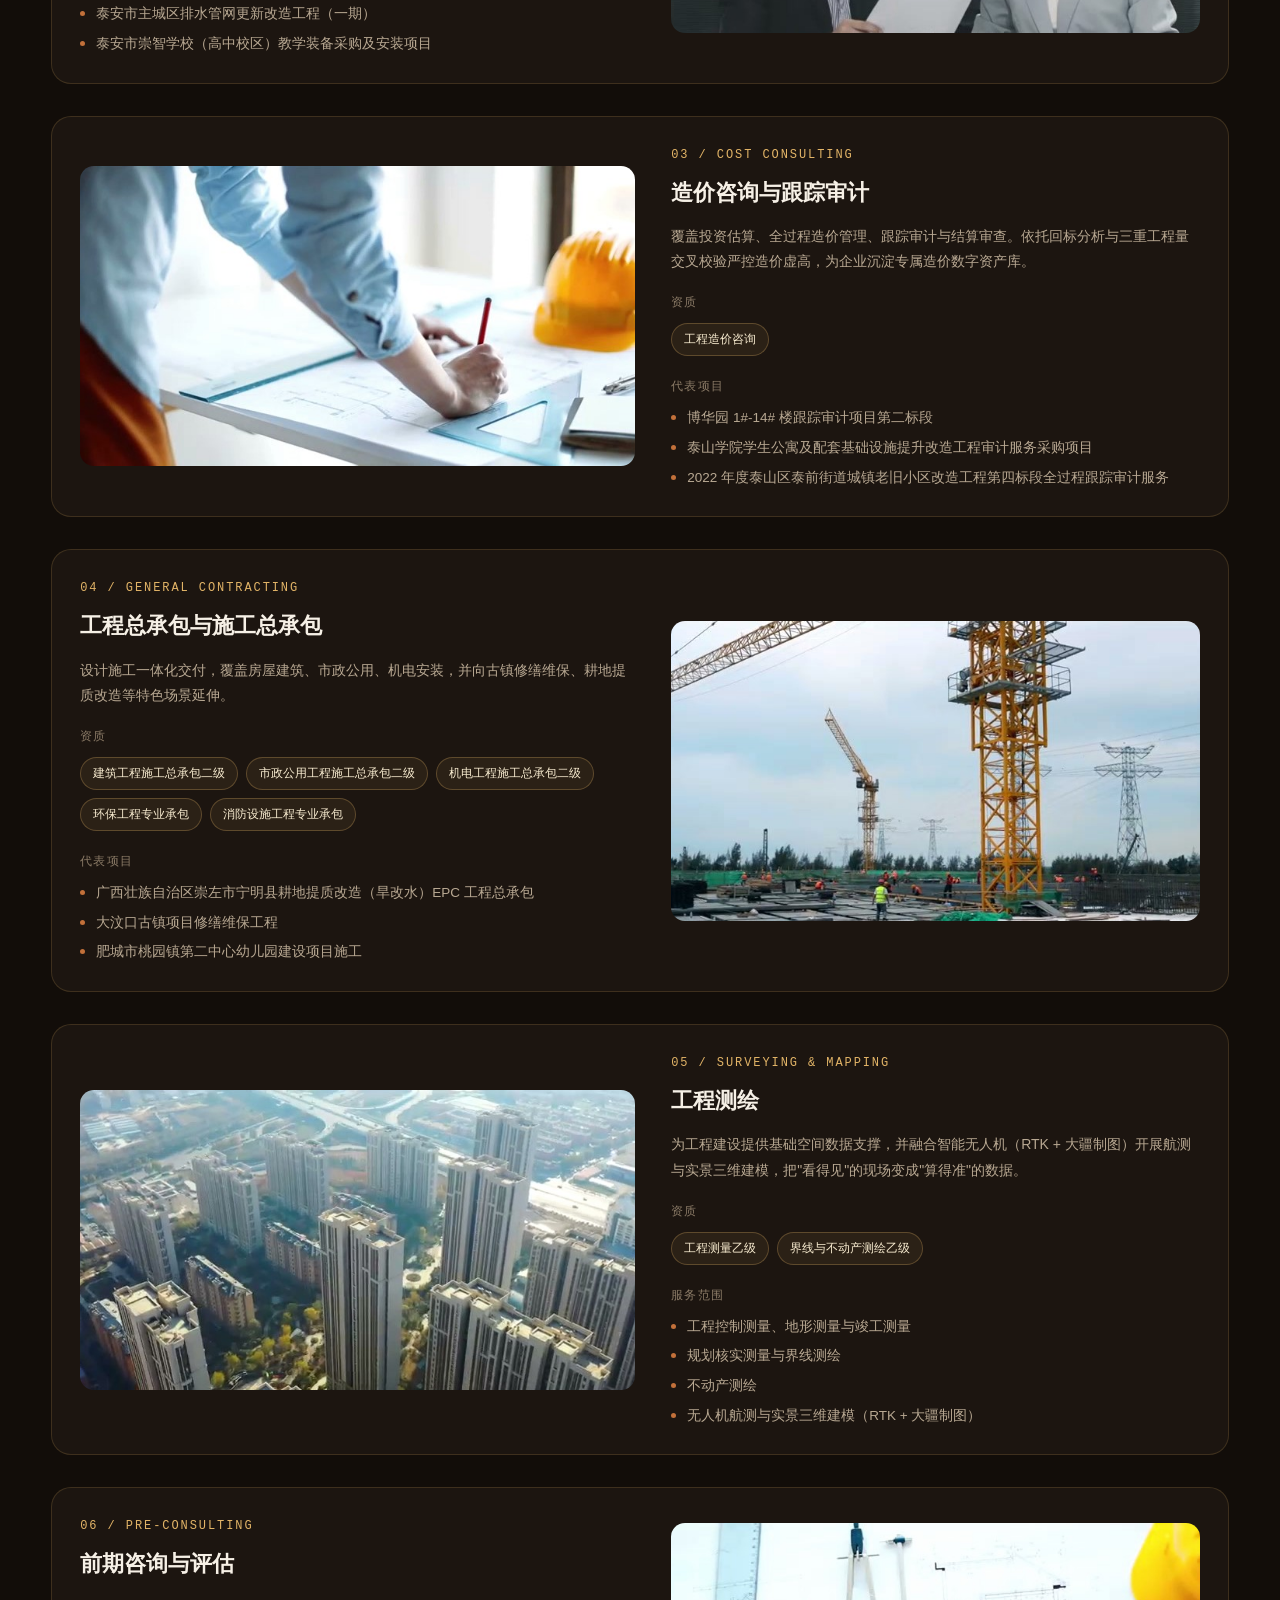
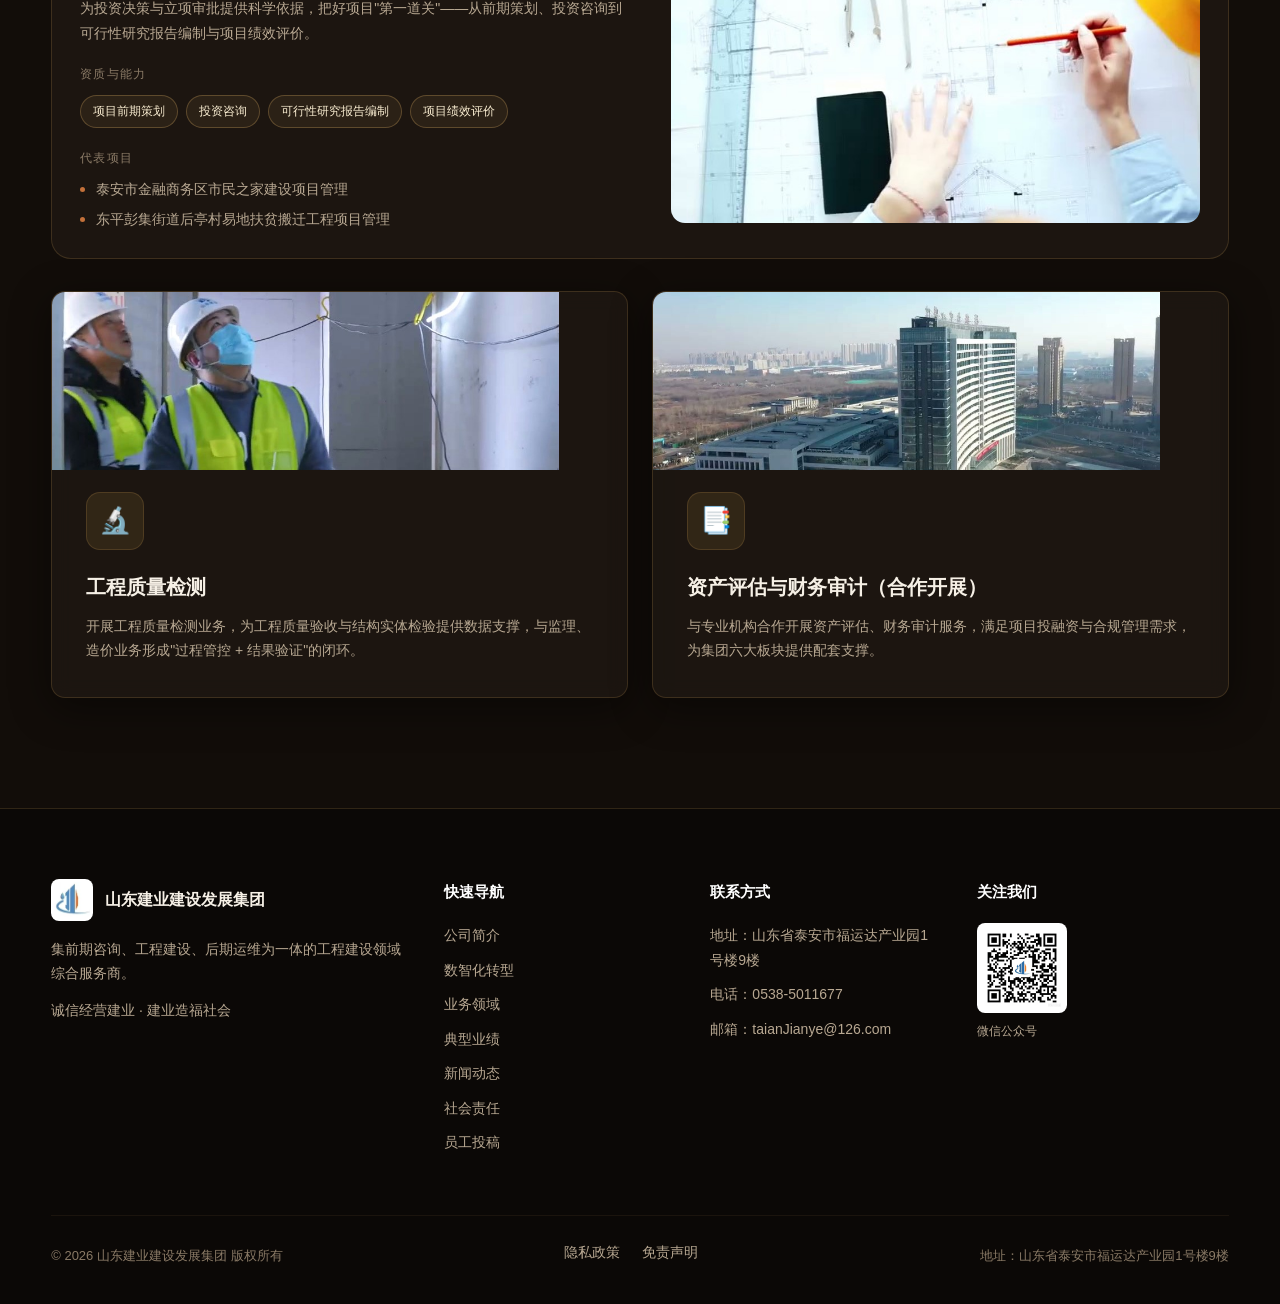
<file: services.html>
<!DOCTYPE html>
<html lang="zh-CN">
<head>
  <meta charset="UTF-8">
  <meta name="viewport" content="width=device-width, initial-scale=1.0">
  <title data-edit="services.meta.title" data-label="浏览器标题" data-group="页面信息" data-page="services" data-edit-mode="doctitle">业务领域 - 山东建业建设发展集团</title>
  <meta name="description" content="山东建业建设发展集团产品与服务：前期咨询、全过程工程咨询、工程监理、招标代理、造价咨询、工程总承包及全域数智化体系。" data-edit="services.meta.description" data-label="页面描述（搜索引擎摘要）" data-group="页面信息" data-page="services" data-edit-mode="metadesc">
  <link rel="stylesheet" href="css/style.css?v=20261111b">
</head>
<body>

<header class="header">
  <div class="container">
    <a href="index.html" class="logo">
      <img src="images/logo.jpg" alt="山东建业建设发展集团 LOGO" class="logo-img">
      <div class="logo-text">
        <span class="logo-name" data-edit="_site.logo.name" data-label="公司名称（页头）" data-group="站点通用" data-page="_site" data-edit-mode="text">山东建业建设发展集团</span>
        <span class="logo-slogan" data-edit="_site.logo.slogan" data-label="企业口号（页头）" data-group="站点通用" data-page="_site" data-edit-mode="text">诚信经营建业 · 建业造福社会</span>
      </div>
    </a>
    <nav class="nav" id="nav">
      <a href="index.html" data-edit="_site.nav.1" data-label="导航菜单 1" data-group="站点通用" data-page="_site" data-edit-mode="text">首页</a>
      <a href="about.html" data-edit="_site.nav.2" data-label="导航菜单 2" data-group="站点通用" data-page="_site" data-edit-mode="text">公司简介</a>
      <a href="team.html" data-edit="_site.nav.3" data-label="导航菜单 3" data-group="站点通用" data-page="_site" data-edit-mode="text">建业风采</a>
      <a href="digital.html" data-edit="_site.nav.4" data-label="导航菜单 4" data-group="站点通用" data-page="_site" data-edit-mode="text">数智化转型</a>
      <a href="services.html" class="active" data-edit="_site.nav.5" data-label="导航菜单 5" data-group="站点通用" data-page="_site" data-edit-mode="text">业务领域</a>
      <a href="projects.html" data-edit="_site.nav.6" data-label="导航菜单 6" data-group="站点通用" data-page="_site" data-edit-mode="text">典型业绩</a>
      <a href="news.html" data-edit="_site.nav.7" data-label="导航菜单 7" data-group="站点通用" data-page="_site" data-edit-mode="text">新闻动态</a>
      <a href="social.html" data-edit="_site.nav.8" data-label="导航菜单 8" data-group="站点通用" data-page="_site" data-edit-mode="text">社会责任</a>
      <a href="contact.html" data-edit="_site.nav.9" data-label="导航菜单 9" data-group="站点通用" data-page="_site" data-edit-mode="text">联系我们</a>
    </nav>
    <div class="header-btns">
      <a href="https://ecms.jyzg.net.cn:1690" target="_blank" rel="noopener" class="btn btn-primary" style="padding:10px 18px;font-size:13px">ECMS</a>
      <a href="http://58.56.200.154:7000/" target="_blank" rel="noopener" class="btn btn-accent" style="padding:10px 18px;font-size:13px">易模通</a>
      <a href="contact.html" class="btn btn-primary" style="padding:10px 20px;font-size:13px">业务咨询</a>
      <div class="hamburger" id="hamburger" aria-label="菜单"><span></span><span></span><span></span></div>
    </div>
  </div>
</header>

<section class="section">
  <div class="container">
    <div class="section-header reveal">
      <div class="section-label" data-edit="services.sec.label1" data-label="区块英文标签 1" data-group="业务领域" data-page="services" data-edit-mode="text">BUSINESS AREAS</div>
      <h2 class="section-title" data-edit="services.sec.title1" data-label="区块标题 1" data-group="业务领域" data-page="services" data-edit-mode="text">业务板块</h2>
      <p class="section-desc" data-edit="services.sec.desc1" data-label="区块说明 1" data-group="业务领域" data-page="services" data-edit-mode="text">工程监理与全过程工程咨询 · 招标代理与政府采购代理 · 造价咨询与跟踪审计 · 工程总承包与施工总承包 · 工程测绘 · 前期咨询与评估；同时开展工程质量检测，并与合作机构共同开展资产评估、财务审计。</p>
      <img class="brochure-figure md" src="images/city-panorama.jpg" alt="城市全景风貌" style="margin-top:34px">
    </div>

    <div class="svc-subhead reveal">
      <h3>板块详解</h3>
      <p>六大板块逐一展开——能干什么、有何资质、干过什么。</p>
    </div>
    <div class="svc-list">

      <div class="svc-item reveal">
        <div class="svc-media">
          <img src="images/services/svc-01-supervision.jpg" alt="工程监理与全过程工程咨询">
        </div>
        <div class="svc-body">
          <div class="svc-idx">01 / SUPERVISION &amp; CONSULTING</div>
          <h3 class="svc-title">工程监理与全过程工程咨询</h3>
          <p class="svc-desc">整合技术、管理、经济资源，对项目全生命周期实施一体化、集成化咨询管控。从前期策划、设计管理到施工监理、竣工验收，全过程受托、全过程负责，是集团的核心主业与立身之本。</p>
          <div class="svc-label">资质</div>
          <div class="svc-tags">
            <span class="svc-tag">房屋建筑工程监理甲级</span>
            <span class="svc-tag">市政公用工程监理甲级</span>
            <span class="svc-tag">机电安装工程监理乙级</span>
          </div>
          <div class="svc-label">代表项目</div>
          <ul class="svc-projects">
            <li>泰山博物院建设项目工程监理</li>
            <li>泰安市中心医院高新区标准化发热门诊楼建设项目全过程咨询服务</li>
            <li>新都乡村振兴新能源产业园一期 5GWh 锂电池及材料一体化产业基地建设项目监理</li>
            <li>石棚山人工智能产业园区项目设计施工总承包（EPC）监理</li>
          </ul>
        </div>
      </div>

      <div class="svc-item reveal">
        <div class="svc-media">
          <img src="images/services/svc-02-bidding.jpg" alt="招标代理与政府采购代理">
        </div>
        <div class="svc-body">
          <div class="svc-idx">02 / TENDERING AGENCY</div>
          <h3 class="svc-title">招标代理与政府采购代理</h3>
          <p class="svc-desc">全流程电子化、阳光透明、合规高效。从招标方案策划、招标文件编制、开评标组织到合同签订，全过程规范留痕，为业主把控合规风险与投资效益。</p>
          <div class="svc-label">资质</div>
          <div class="svc-tags">
            <span class="svc-tag">工程招标代理</span>
            <span class="svc-tag">政府采购代理</span>
          </div>
          <div class="svc-label">代表项目</div>
          <ul class="svc-projects">
            <li>岱阳大街下穿京沪铁路立交桥改建工程总承包（EPC）</li>
            <li>泰安市主城区排水管网更新改造工程（一期）</li>
            <li>泰安市崇智学校（高中校区）教学装备采购及安装项目</li>
          </ul>
        </div>
      </div>

      <div class="svc-item reveal">
        <div class="svc-media">
          <img src="images/services/svc-03-cost.jpg" alt="造价咨询与跟踪审计">
        </div>
        <div class="svc-body">
          <div class="svc-idx">03 / COST CONSULTING</div>
          <h3 class="svc-title">造价咨询与跟踪审计</h3>
          <p class="svc-desc">覆盖投资估算、全过程造价管理、跟踪审计与结算审查。依托回标分析与三重工程量交叉校验严控造价虚高，为企业沉淀专属造价数字资产库。</p>
          <div class="svc-label">资质</div>
          <div class="svc-tags">
            <span class="svc-tag">工程造价咨询</span>
          </div>
          <div class="svc-label">代表项目</div>
          <ul class="svc-projects">
            <li>博华园 1#-14# 楼跟踪审计项目第二标段</li>
            <li>泰山学院学生公寓及配套基础设施提升改造工程审计服务采购项目</li>
            <li>2022 年度泰山区泰前街道城镇老旧小区改造工程第四标段全过程跟踪审计服务</li>
          </ul>
        </div>
      </div>

      <div class="svc-item reveal">
        <div class="svc-media">
          <img src="images/services/svc-04-epc.jpg" alt="工程总承包与施工总承包">
        </div>
        <div class="svc-body">
          <div class="svc-idx">04 / GENERAL CONTRACTING</div>
          <h3 class="svc-title">工程总承包与施工总承包</h3>
          <p class="svc-desc">设计施工一体化交付，覆盖房屋建筑、市政公用、机电安装，并向古镇修缮维保、耕地提质改造等特色场景延伸。</p>
          <div class="svc-label">资质</div>
          <div class="svc-tags">
            <span class="svc-tag">建筑工程施工总承包二级</span>
            <span class="svc-tag">市政公用工程施工总承包二级</span>
            <span class="svc-tag">机电工程施工总承包二级</span>
            <span class="svc-tag">环保工程专业承包</span>
            <span class="svc-tag">消防设施工程专业承包</span>
          </div>
          <div class="svc-label">代表项目</div>
          <ul class="svc-projects">
            <li>广西壮族自治区崇左市宁明县耕地提质改造（旱改水）EPC 工程总承包</li>
            <li>大汶口古镇项目修缮维保工程</li>
            <li>肥城市桃园镇第二中心幼儿园建设项目施工</li>
          </ul>
        </div>
      </div>

      <div class="svc-item reveal">
        <div class="svc-media">
          <img src="images/services/svc-05-survey.jpg" alt="工程测绘">
        </div>
        <div class="svc-body">
          <div class="svc-idx">05 / SURVEYING &amp; MAPPING</div>
          <h3 class="svc-title">工程测绘</h3>
          <p class="svc-desc">为工程建设提供基础空间数据支撑，并融合智能无人机（RTK + 大疆制图）开展航测与实景三维建模，把"看得见"的现场变成"算得准"的数据。</p>
          <div class="svc-label">资质</div>
          <div class="svc-tags">
            <span class="svc-tag">工程测量乙级</span>
            <span class="svc-tag">界线与不动产测绘乙级</span>
          </div>
          <div class="svc-label">服务范围</div>
          <ul class="svc-projects">
            <li>工程控制测量、地形测量与竣工测量</li>
            <li>规划核实测量与界线测绘</li>
            <li>不动产测绘</li>
            <li>无人机航测与实景三维建模（RTK + 大疆制图）</li>
          </ul>
        </div>
      </div>

      <div class="svc-item reveal">
        <div class="svc-media">
          <img src="images/services/svc-06-consulting.jpg" alt="前期咨询与评估">
        </div>
        <div class="svc-body">
          <div class="svc-idx">06 / PRE-CONSULTING</div>
          <h3 class="svc-title">前期咨询与评估</h3>
          <p class="svc-desc">为投资决策与立项审批提供科学依据，把好项目"第一道关"——从前期策划、投资咨询到可行性研究报告编制与项目绩效评价。</p>
          <div class="svc-label">资质与能力</div>
          <div class="svc-tags">
            <span class="svc-tag">项目前期策划</span>
            <span class="svc-tag">投资咨询</span>
            <span class="svc-tag">可行性研究报告编制</span>
            <span class="svc-tag">项目绩效评价</span>
          </div>
          <div class="svc-label">代表项目</div>
          <ul class="svc-projects">
            <li>泰安市金融商务区市民之家建设项目管理</li>
            <li>东平彭集街道后亭村易地扶贫搬迁工程项目管理</li>
          </ul>
        </div>
      </div>

    </div>

    <div class="svc-extra">
      <div class="glass-card reveal">
        <img class="card-img" src="images/services/svc-07-inspection.jpg" alt="工程质量检测" data-edit="services.card.img1" data-label="卡片配图 1" data-group="业务领域" data-page="services" data-edit-mode="src">
        <div class="card-icon">🔬</div>
        <h3 class="card-title" data-edit="services.card.title1" data-label="卡片标题 1" data-group="业务领域" data-page="services" data-edit-mode="text">工程质量检测</h3>
        <p class="card-text" data-edit="services.card.text1" data-label="卡片正文 1" data-group="业务领域" data-page="services" data-edit-mode="text">开展工程质量检测业务，为工程质量验收与结构实体检验提供数据支撑，与监理、造价业务形成"过程管控 + 结果验证"的闭环。</p>
      </div>
      <div class="glass-card reveal">
        <img class="card-img" src="images/services/svc-08-appraisal.jpg" alt="资产评估与财务审计（合作开展）" data-edit="services.card.img2" data-label="卡片配图 2" data-group="业务领域" data-page="services" data-edit-mode="src">
        <div class="card-icon">📑</div>
        <h3 class="card-title" data-edit="services.card.title2" data-label="卡片标题 2" data-group="业务领域" data-page="services" data-edit-mode="text">资产评估与财务审计（合作开展）</h3>
        <p class="card-text" data-edit="services.card.text2" data-label="卡片正文 2" data-group="业务领域" data-page="services" data-edit-mode="text">与专业机构合作开展资产评估、财务审计服务，满足项目投融资与合规管理需求，为集团六大板块提供配套支撑。</p>
      </div>
    </div>
  </div>
</section>

<footer class="footer">
  <div class="container">
    <div class="footer-grid">
      <div>
        <div class="footer-brand">
          <img src="images/logo.jpg" alt="山东建业 LOGO">
          <span data-edit="_site.footer.name" data-label="页脚公司名" data-group="站点通用" data-page="_site" data-edit-mode="text">山东建业建设发展集团</span>
        </div>
        <p data-edit="_site.footer.p.1" data-label="页脚简介与口号 1" data-group="站点通用" data-page="_site" data-edit-mode="text">集前期咨询、工程建设、后期运维为一体的工程建设领域综合服务商。</p>
        <p style="margin-top:12px" data-edit="_site.footer.p.2" data-label="页脚简介与口号 2" data-group="站点通用" data-page="_site" data-edit-mode="text">诚信经营建业 · 建业造福社会</p>
      </div>
      <div>
        <h4>快速导航</h4>
        <a href="about.html">公司简介</a>
        <a href="digital.html">数智化转型</a>
        <a href="services.html">业务领域</a>
        <a href="projects.html">典型业绩</a>
        <a href="news.html">新闻动态</a>
        <a href="social.html">社会责任</a>
        <a href="submit.html">员工投稿</a>
      </div>
      <div>
        <h4>联系方式</h4>
        <a href="contact.html" data-edit="_site.contact.address" data-label="公司地址" data-group="站点通用" data-page="_site" data-edit-mode="text">地址：山东省泰安市福运达产业园1号楼9楼</a>
        <a href="tel:0538-5011677" data-edit="_site.contact.phone" data-label="联系电话" data-group="站点通用" data-page="_site" data-edit-mode="text">电话：0538-5011677</a>
        <a href="mailto:taianJianye@126.com" data-edit="_site.contact.email" data-label="联系邮箱" data-group="站点通用" data-page="_site" data-edit-mode="text">邮箱：taianJianye@126.com</a>
      </div>
      <div>
        <h4>关注我们</h4>
        <img src="images/qrcode.jpg" alt="微信公众号二维码" class="footer-qr">
        <p style="font-size:12px">微信公众号</p>
      </div>
    </div>
    <div class="footer-bottom">
      <span>© <span id="year"></span> 山东建业建设发展集团 版权所有</span>
      <span class="footer-legal"><a href="privacy.html">隐私政策</a><a href="disclaimer.html">免责声明</a></span>
      <span data-edit="_site.footer.addr" data-label="页脚地址" data-group="站点通用" data-page="_site" data-edit-mode="text">地址：山东省泰安市福运达产业园1号楼9楼</span>
    </div>
  </div>
</footer>

<script src="js/content.data.js?v=20261111a"></script>
<script src="js/cms.js?v=20261111a"></script>
<script src="js/main.js?v=20261111a"></script>
</body>
</html>
</file>
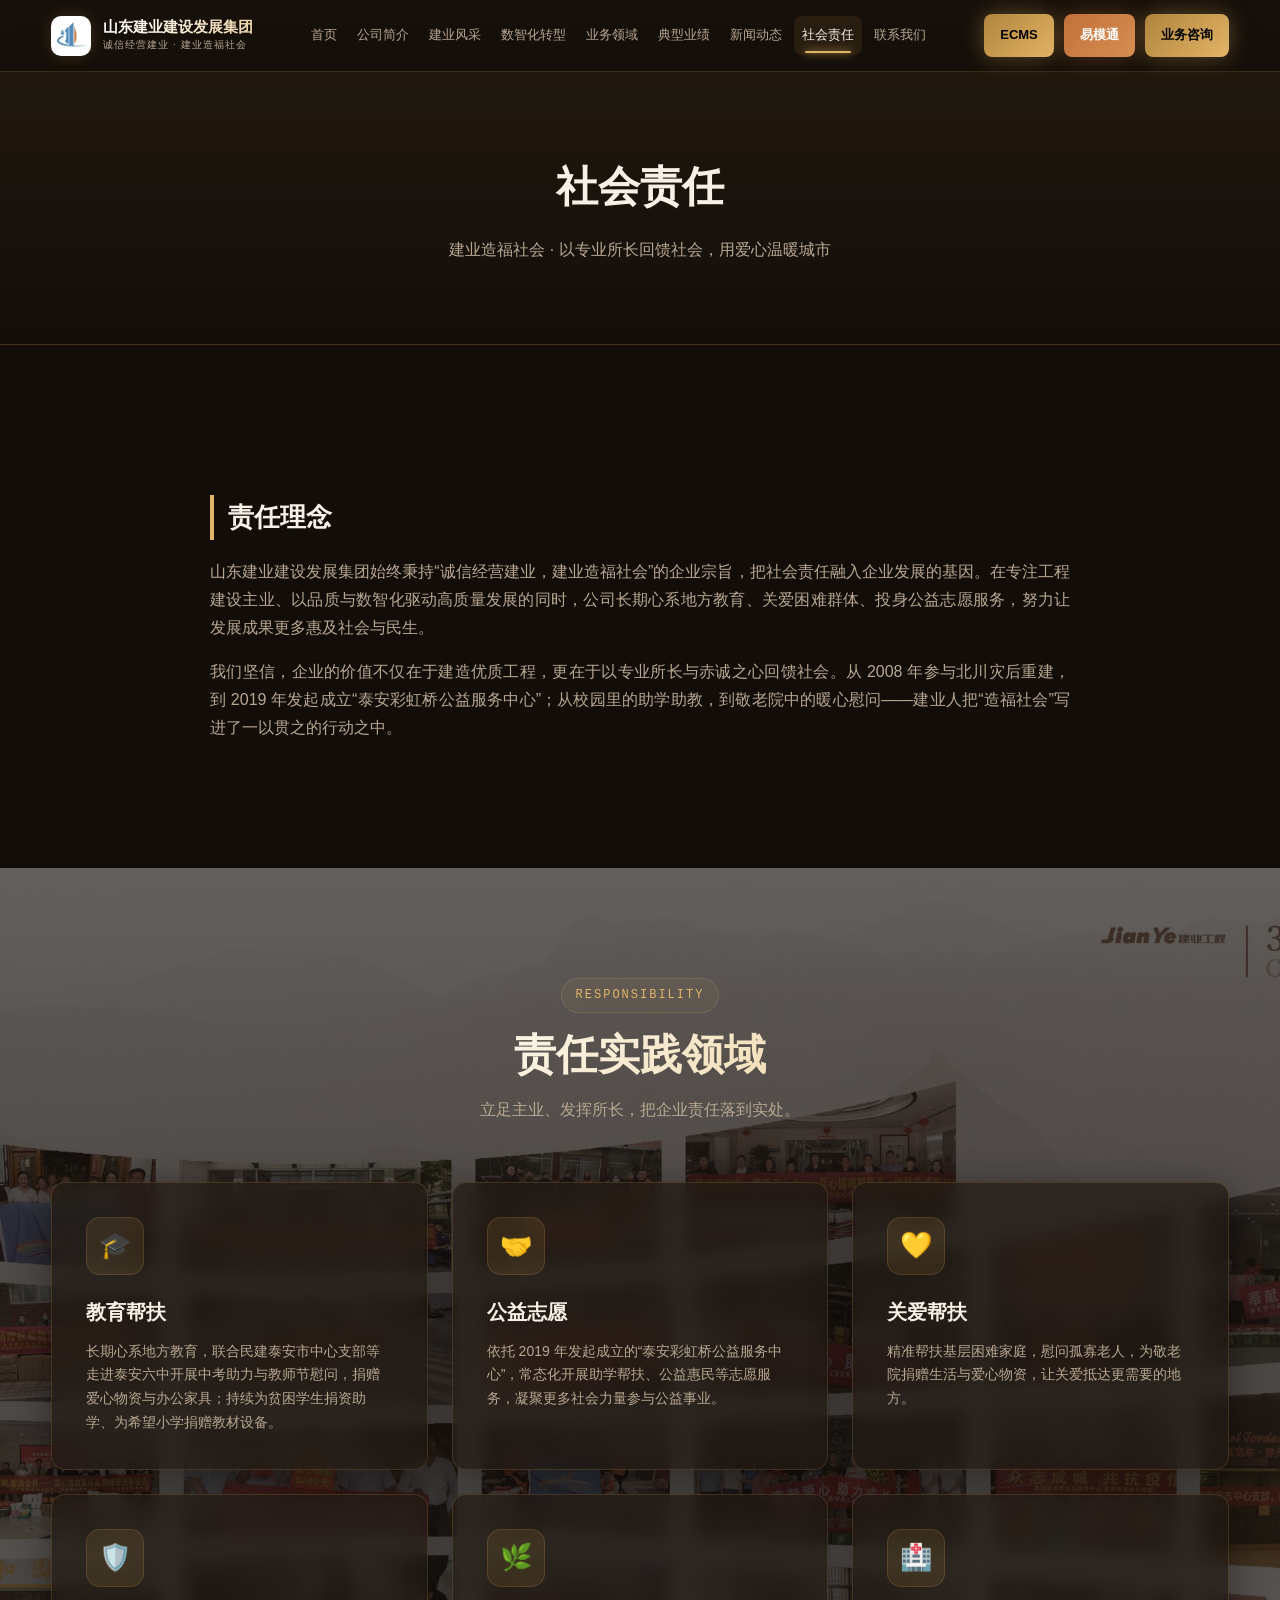
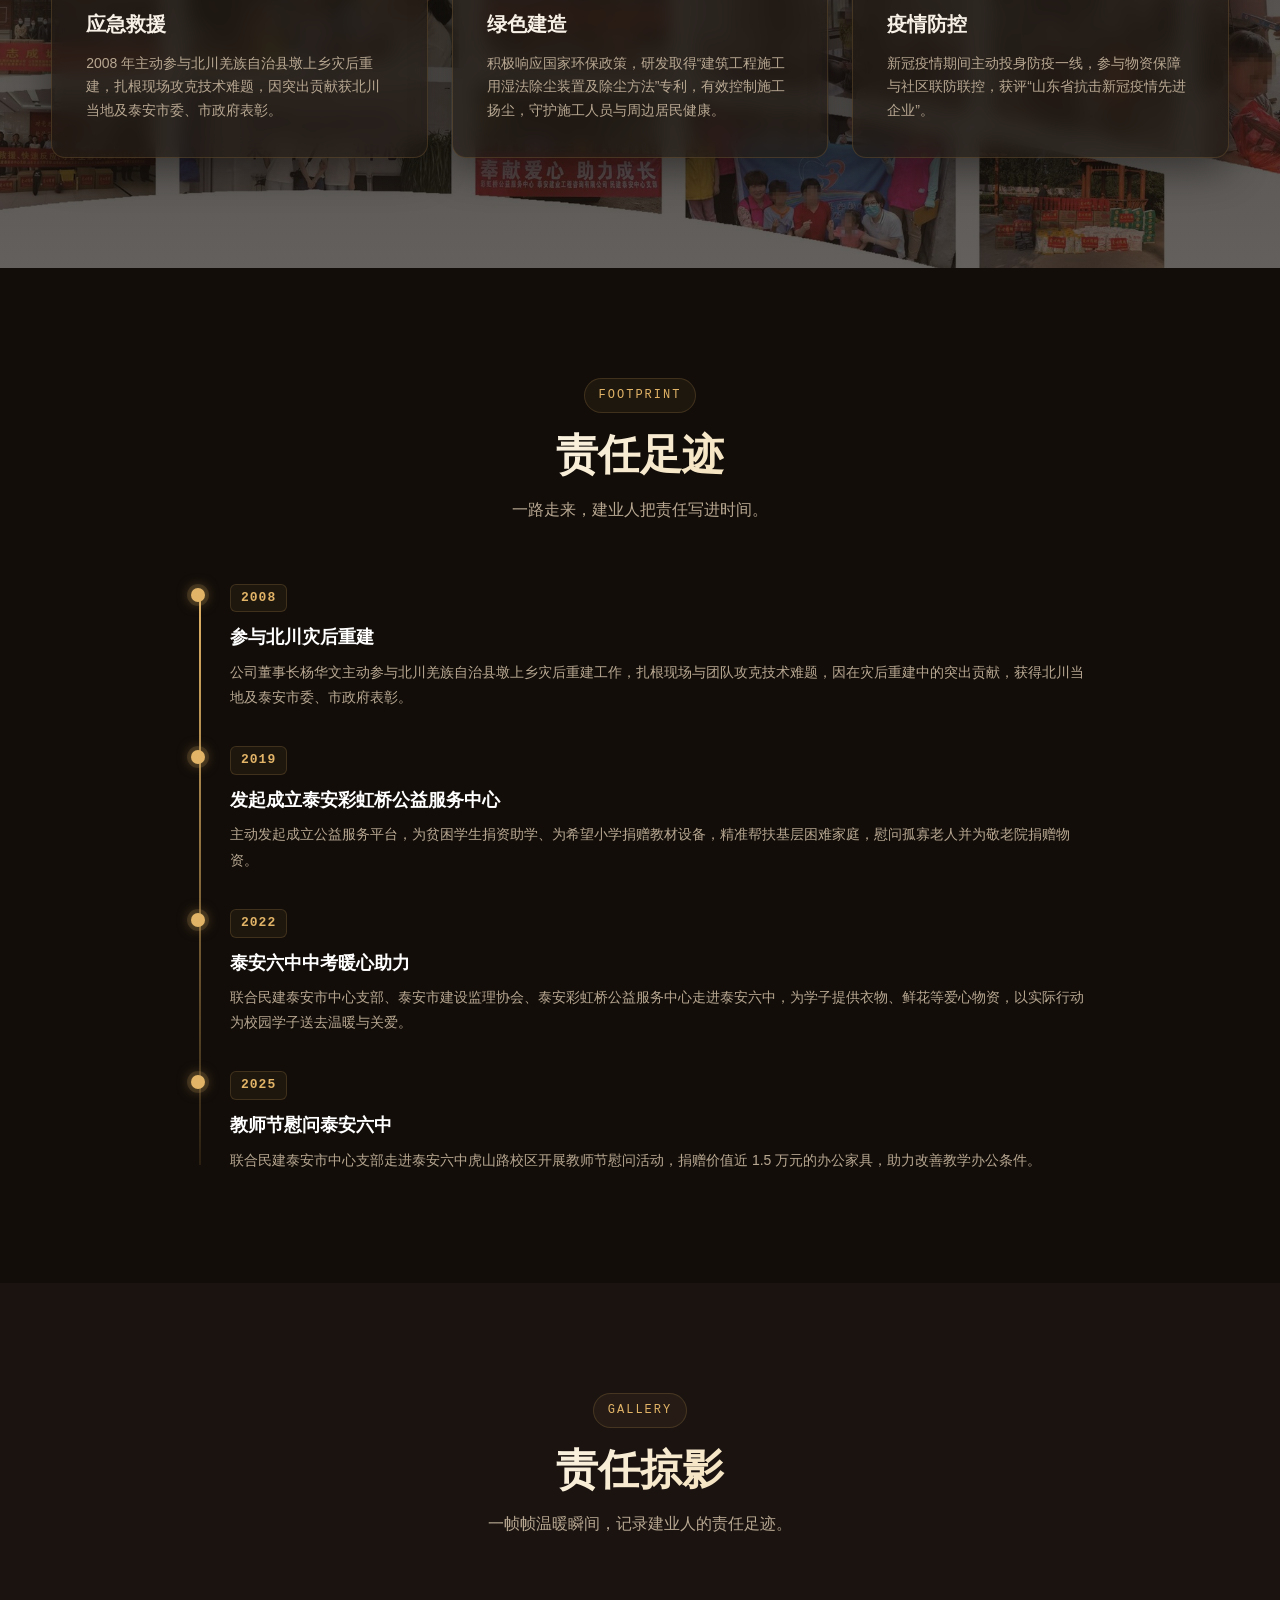
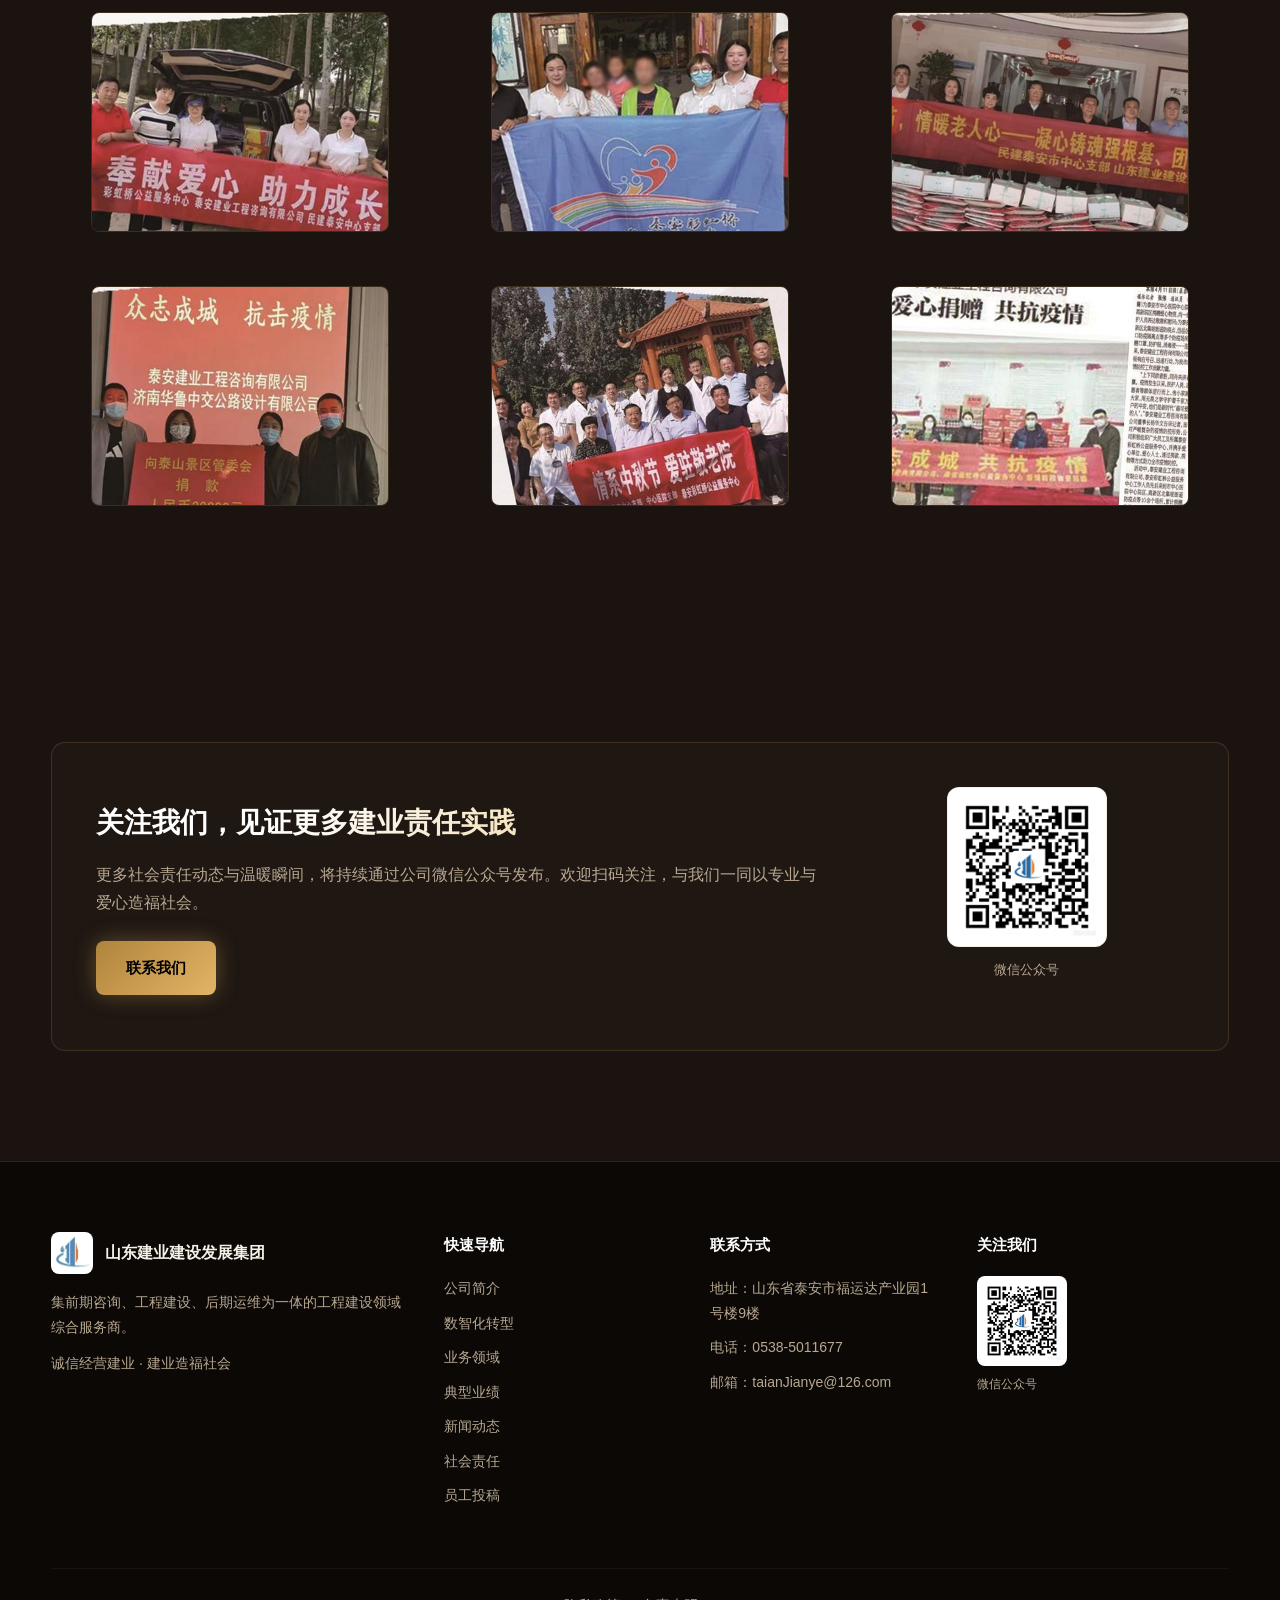
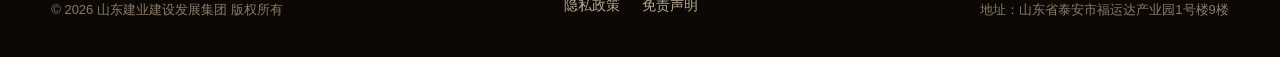
<file: social.html>
<!DOCTYPE html>
<html lang="zh-CN">
<head>
  <meta charset="UTF-8">
  <meta name="viewport" content="width=device-width, initial-scale=1.0">
  <title data-edit="social.meta.title" data-label="浏览器标题" data-group="页面信息" data-page="social" data-edit-mode="doctitle">社会责任 - 山东建业建设发展集团</title>
  <meta name="description" content="山东建业建设发展集团社会责任实践：教育帮扶、公益志愿、关爱帮扶、应急救援、绿色建造与疫情防控，以专业所长回馈社会，建业造福社会。" data-edit="social.meta.description" data-label="页面描述（搜索引擎摘要）" data-group="页面信息" data-page="social" data-edit-mode="metadesc">
  <link rel="stylesheet" href="css/style.css?v=20261111b">
</head>
<body>

<header class="header">
  <div class="container">
    <a href="index.html" class="logo">
      <img src="images/logo.jpg" alt="山东建业建设发展集团 LOGO" class="logo-img">
      <div class="logo-text">
        <span class="logo-name" data-edit="_site.logo.name" data-label="公司名称（页头）" data-group="站点通用" data-page="_site" data-edit-mode="text">山东建业建设发展集团</span>
        <span class="logo-slogan" data-edit="_site.logo.slogan" data-label="企业口号（页头）" data-group="站点通用" data-page="_site" data-edit-mode="text">诚信经营建业 · 建业造福社会</span>
      </div>
    </a>
    <nav class="nav" id="nav">
      <a href="index.html" data-edit="_site.nav.1" data-label="导航菜单 1" data-group="站点通用" data-page="_site" data-edit-mode="text">首页</a>
      <a href="about.html" data-edit="_site.nav.2" data-label="导航菜单 2" data-group="站点通用" data-page="_site" data-edit-mode="text">公司简介</a>
      <a href="team.html" data-edit="_site.nav.3" data-label="导航菜单 3" data-group="站点通用" data-page="_site" data-edit-mode="text">建业风采</a>
      <a href="digital.html" data-edit="_site.nav.4" data-label="导航菜单 4" data-group="站点通用" data-page="_site" data-edit-mode="text">数智化转型</a>
      <a href="services.html" data-edit="_site.nav.5" data-label="导航菜单 5" data-group="站点通用" data-page="_site" data-edit-mode="text">业务领域</a>
      <a href="projects.html" data-edit="_site.nav.6" data-label="导航菜单 6" data-group="站点通用" data-page="_site" data-edit-mode="text">典型业绩</a>
      <a href="news.html" data-edit="_site.nav.7" data-label="导航菜单 7" data-group="站点通用" data-page="_site" data-edit-mode="text">新闻动态</a>
      <a href="social.html" class="active" data-edit="_site.nav.8" data-label="导航菜单 8" data-group="站点通用" data-page="_site" data-edit-mode="text">社会责任</a>
      <a href="contact.html" data-edit="_site.nav.9" data-label="导航菜单 9" data-group="站点通用" data-page="_site" data-edit-mode="text">联系我们</a>
    </nav>
    <div class="header-btns">
      <a href="https://ecms.jyzg.net.cn:1690" target="_blank" rel="noopener" class="btn btn-primary" style="padding:10px 18px;font-size:13px">ECMS</a>
      <a href="http://58.56.200.154:7000/" target="_blank" rel="noopener" class="btn btn-accent" style="padding:10px 18px;font-size:13px">易模通</a>
      <a href="contact.html" class="btn btn-primary" style="padding:10px 20px;font-size:13px">业务咨询</a>
      <div class="hamburger" id="hamburger" aria-label="菜单"><span></span><span></span><span></span></div>
    </div>
  </div>
</header>

<section class="page-hero">
  <div class="container">
    <h1 class="reveal" data-edit="social.hero.title1" data-label="页面大标题 1" data-group="社会责任" data-page="social" data-edit-mode="text">社会责任</h1>
    <p class="reveal" data-edit="social.hero.sub1" data-label="页面副标题 1" data-group="社会责任" data-page="social" data-edit-mode="text">建业造福社会 · 以专业所长回馈社会，用爱心温暖城市</p>
  </div>
</section>

<section class="section">
  <div class="container">
    <div class="content-block reveal">
      <h2 data-edit="social.block.h21" data-label="小节标题 1" data-group="社会责任" data-page="social" data-edit-mode="text">责任理念</h2>
      <p data-edit="social.block.p1" data-label="段落 1" data-group="社会责任" data-page="social" data-edit-mode="text">山东建业建设发展集团始终秉持“诚信经营建业，建业造福社会”的企业宗旨，把社会责任融入企业发展的基因。在专注工程建设主业、以品质与数智化驱动高质量发展的同时，公司长期心系地方教育、关爱困难群体、投身公益志愿服务，努力让发展成果更多惠及社会与民生。</p>
      <p data-edit="social.block.p2" data-label="段落 2" data-group="社会责任" data-page="social" data-edit-mode="text">我们坚信，企业的价值不仅在于建造优质工程，更在于以专业所长与赤诚之心回馈社会。从 2008 年参与北川灾后重建，到 2019 年发起成立“泰安彩虹桥公益服务中心”；从校园里的助学助教，到敬老院中的暖心慰问——建业人把“造福社会”写进了一以贯之的行动之中。</p>
    </div>
  </div>
</section>

<section class="section section-alt responsibility-bg">
  <div class="container">
    <div class="section-header reveal">
      <div class="section-label" data-edit="social.sec.label1" data-label="区块英文标签 1" data-group="社会责任" data-page="social" data-edit-mode="text">RESPONSIBILITY</div>
      <h2 class="section-title" data-edit="social.sec.title1" data-label="区块标题 1" data-group="社会责任" data-page="social" data-edit-mode="text">责任实践领域</h2>
      <p class="section-desc" data-edit="social.sec.desc1" data-label="区块说明 1" data-group="社会责任" data-page="social" data-edit-mode="text">立足主业、发挥所长，把企业责任落到实处。</p>
    </div>
    <div class="service-grid">
      <div class="glass-card reveal">
        <div class="card-icon">🎓</div>
        <h3 class="card-title" data-edit="social.card.title1" data-label="卡片标题 1" data-group="社会责任" data-page="social" data-edit-mode="text">教育帮扶</h3>
        <p class="card-text" data-edit="social.card.text1" data-label="卡片正文 1" data-group="社会责任" data-page="social" data-edit-mode="text">长期心系地方教育，联合民建泰安市中心支部等走进泰安六中开展中考助力与教师节慰问，捐赠爱心物资与办公家具；持续为贫困学生捐资助学、为希望小学捐赠教材设备。</p>
      </div>
      <div class="glass-card reveal">
        <div class="card-icon">🤝</div>
        <h3 class="card-title" data-edit="social.card.title2" data-label="卡片标题 2" data-group="社会责任" data-page="social" data-edit-mode="text">公益志愿</h3>
        <p class="card-text" data-edit="social.card.text2" data-label="卡片正文 2" data-group="社会责任" data-page="social" data-edit-mode="text">依托 2019 年发起成立的“泰安彩虹桥公益服务中心”，常态化开展助学帮扶、公益惠民等志愿服务，凝聚更多社会力量参与公益事业。</p>
      </div>
      <div class="glass-card reveal">
        <div class="card-icon">💛</div>
        <h3 class="card-title" data-edit="social.card.title3" data-label="卡片标题 3" data-group="社会责任" data-page="social" data-edit-mode="text">关爱帮扶</h3>
        <p class="card-text" data-edit="social.card.text3" data-label="卡片正文 3" data-group="社会责任" data-page="social" data-edit-mode="text">精准帮扶基层困难家庭，慰问孤寡老人，为敬老院捐赠生活与爱心物资，让关爱抵达更需要的地方。</p>
      </div>
      <div class="glass-card reveal">
        <div class="card-icon">🛡️</div>
        <h3 class="card-title" data-edit="social.card.title4" data-label="卡片标题 4" data-group="社会责任" data-page="social" data-edit-mode="text">应急救援</h3>
        <p class="card-text" data-edit="social.card.text4" data-label="卡片正文 4" data-group="社会责任" data-page="social" data-edit-mode="text">2008 年主动参与北川羌族自治县墩上乡灾后重建，扎根现场攻克技术难题，因突出贡献获北川当地及泰安市委、市政府表彰。</p>
      </div>
      <div class="glass-card reveal">
        <div class="card-icon">🌿</div>
        <h3 class="card-title" data-edit="social.card.title5" data-label="卡片标题 5" data-group="社会责任" data-page="social" data-edit-mode="text">绿色建造</h3>
        <p class="card-text" data-edit="social.card.text5" data-label="卡片正文 5" data-group="社会责任" data-page="social" data-edit-mode="text">积极响应国家环保政策，研发取得“建筑工程施工用湿法除尘装置及除尘方法”专利，有效控制施工扬尘，守护施工人员与周边居民健康。</p>
      </div>
      <div class="glass-card reveal">
        <div class="card-icon">🏥</div>
        <h3 class="card-title" data-edit="social.card.title6" data-label="卡片标题 6" data-group="社会责任" data-page="social" data-edit-mode="text">疫情防控</h3>
        <p class="card-text" data-edit="social.card.text6" data-label="卡片正文 6" data-group="社会责任" data-page="social" data-edit-mode="text">新冠疫情期间主动投身防疫一线，参与物资保障与社区联防联控，获评“山东省抗击新冠疫情先进企业”。</p>
      </div>
    </div>
  </div>
</section>

<section class="section">
  <div class="container">
    <div class="section-header reveal">
      <div class="section-label" data-edit="social.sec.label2" data-label="区块英文标签 2" data-group="社会责任" data-page="social" data-edit-mode="text">FOOTPRINT</div>
      <h2 class="section-title" data-edit="social.sec.title2" data-label="区块标题 2" data-group="社会责任" data-page="social" data-edit-mode="text">责任足迹</h2>
      <p class="section-desc" data-edit="social.sec.desc2" data-label="区块说明 2" data-group="社会责任" data-page="social" data-edit-mode="text">一路走来，建业人把责任写进时间。</p>
    </div>
    <div class="timeline reveal">
      <div class="timeline-item">
        <span class="timeline-year">2008</span>
        <h3>参与北川灾后重建</h3>
        <p>公司董事长杨华文主动参与北川羌族自治县墩上乡灾后重建工作，扎根现场与团队攻克技术难题，因在灾后重建中的突出贡献，获得北川当地及泰安市委、市政府表彰。</p>
      </div>
      <div class="timeline-item">
        <span class="timeline-year">2019</span>
        <h3>发起成立泰安彩虹桥公益服务中心</h3>
        <p>主动发起成立公益服务平台，为贫困学生捐资助学、为希望小学捐赠教材设备，精准帮扶基层困难家庭，慰问孤寡老人并为敬老院捐赠物资。</p>
      </div>
      <div class="timeline-item">
        <span class="timeline-year">2022</span>
        <h3>泰安六中中考暖心助力</h3>
        <p>联合民建泰安市中心支部、泰安市建设监理协会、泰安彩虹桥公益服务中心走进泰安六中，为学子提供衣物、鲜花等爱心物资，以实际行动为校园学子送去温暖与关爱。</p>
      </div>
      <div class="timeline-item">
        <span class="timeline-year">2025</span>
        <h3>教师节慰问泰安六中</h3>
        <p>联合民建泰安市中心支部走进泰安六中虎山路校区开展教师节慰问活动，捐赠价值近 1.5 万元的办公家具，助力改善教学办公条件。</p>
      </div>
    </div>
  </div>
</section>

<section class="section section-alt">
  <div class="container">
    <div class="section-header reveal">
      <div class="section-label" data-edit="social.sec.label3" data-label="区块英文标签 3" data-group="社会责任" data-page="social" data-edit-mode="text">GALLERY</div>
      <h2 class="section-title" data-edit="social.sec.title3" data-label="区块标题 3" data-group="社会责任" data-page="social" data-edit-mode="text">责任掠影</h2>
      <p class="section-desc" data-edit="social.sec.desc3" data-label="区块说明 3" data-group="社会责任" data-page="social" data-edit-mode="text">一帧帧温暖瞬间，记录建业人的责任足迹。</p>
    </div>

    <div class="brochure-gallery cols-3">
      <figure class="reveal">
        <img src="images/social/social-education.jpg" alt="奉献爱心 助力成长 助学活动">
      </figure>
      <figure class="reveal">
        <img src="images/social/social-volunteer.jpg" alt="泰安彩虹桥公益服务中心志愿服务">
      </figure>
      <figure class="reveal">
        <img src="images/social/social-care.jpg" alt="爱满重阳节 情暖老人心 爱心慰问孤寡老人">
      </figure>
      <figure class="reveal">
        <img src="images/social/social-emergency.jpg" alt="众志成城 抗击疫情 爱心捐款">
      </figure>
      <figure class="reveal">
        <img src="images/social/social-festival.jpg" alt="情系中秋节 爱助幸福院">
      </figure>
      <figure class="reveal">
        <img src="images/social/social-anti-epidemic.jpg" alt="爱心捐赠 共抗疫情">
      </figure>
    </div>
  </div>
</section>

<section class="section section-alt">
  <div class="container">
    <div class="social-cta reveal">
      <div class="cta-text">
        <h2>关注我们，见证更多建业责任实践</h2>
        <p>更多社会责任动态与温暖瞬间，将持续通过公司微信公众号发布。欢迎扫码关注，与我们一同以专业与爱心造福社会。</p>
        <a href="contact.html" class="btn btn-primary">联系我们</a>
      </div>
      <div class="cta-qr">
        <img src="images/qrcode.jpg" alt="山东建业微信公众号二维码">
        <p>微信公众号</p>
      </div>
    </div>
  </div>
</section>

<footer class="footer">
  <div class="container">
    <div class="footer-grid">
      <div>
        <div class="footer-brand">
          <img src="images/logo.jpg" alt="山东建业 LOGO">
          <span data-edit="_site.footer.name" data-label="页脚公司名" data-group="站点通用" data-page="_site" data-edit-mode="text">山东建业建设发展集团</span>
        </div>
        <p data-edit="_site.footer.p.1" data-label="页脚简介与口号 1" data-group="站点通用" data-page="_site" data-edit-mode="text">集前期咨询、工程建设、后期运维为一体的工程建设领域综合服务商。</p>
        <p style="margin-top:12px" data-edit="_site.footer.p.2" data-label="页脚简介与口号 2" data-group="站点通用" data-page="_site" data-edit-mode="text">诚信经营建业 · 建业造福社会</p>
      </div>
      <div>
        <h4>快速导航</h4>
        <a href="about.html">公司简介</a>
        <a href="digital.html">数智化转型</a>
        <a href="services.html">业务领域</a>
        <a href="projects.html">典型业绩</a>
        <a href="news.html">新闻动态</a>
        <a href="social.html">社会责任</a>
        <a href="submit.html">员工投稿</a>
      </div>
      <div>
        <h4>联系方式</h4>
        <a href="contact.html" data-edit="_site.contact.address" data-label="公司地址" data-group="站点通用" data-page="_site" data-edit-mode="text">地址：山东省泰安市福运达产业园1号楼9楼</a>
        <a href="tel:0538-5011677" data-edit="_site.contact.phone" data-label="联系电话" data-group="站点通用" data-page="_site" data-edit-mode="text">电话：0538-5011677</a>
        <a href="mailto:taianJianye@126.com" data-edit="_site.contact.email" data-label="联系邮箱" data-group="站点通用" data-page="_site" data-edit-mode="text">邮箱：taianJianye@126.com</a>
      </div>
      <div>
        <h4>关注我们</h4>
        <img src="images/qrcode.jpg" alt="微信公众号二维码" class="footer-qr">
        <p style="font-size:12px">微信公众号</p>
      </div>
    </div>
    <div class="footer-bottom">
      <span>© <span id="year"></span> 山东建业建设发展集团 版权所有</span>
      <span class="footer-legal"><a href="privacy.html">隐私政策</a><a href="disclaimer.html">免责声明</a></span>
      <span data-edit="_site.footer.addr" data-label="页脚地址" data-group="站点通用" data-page="_site" data-edit-mode="text">地址：山东省泰安市福运达产业园1号楼9楼</span>
    </div>
  </div>
</footer>

<script src="js/content.data.js?v=20261111a"></script>
<script src="js/cms.js?v=20261111a"></script>
<script src="js/main.js?v=20261111a"></script>
</body>
</html>
</file>
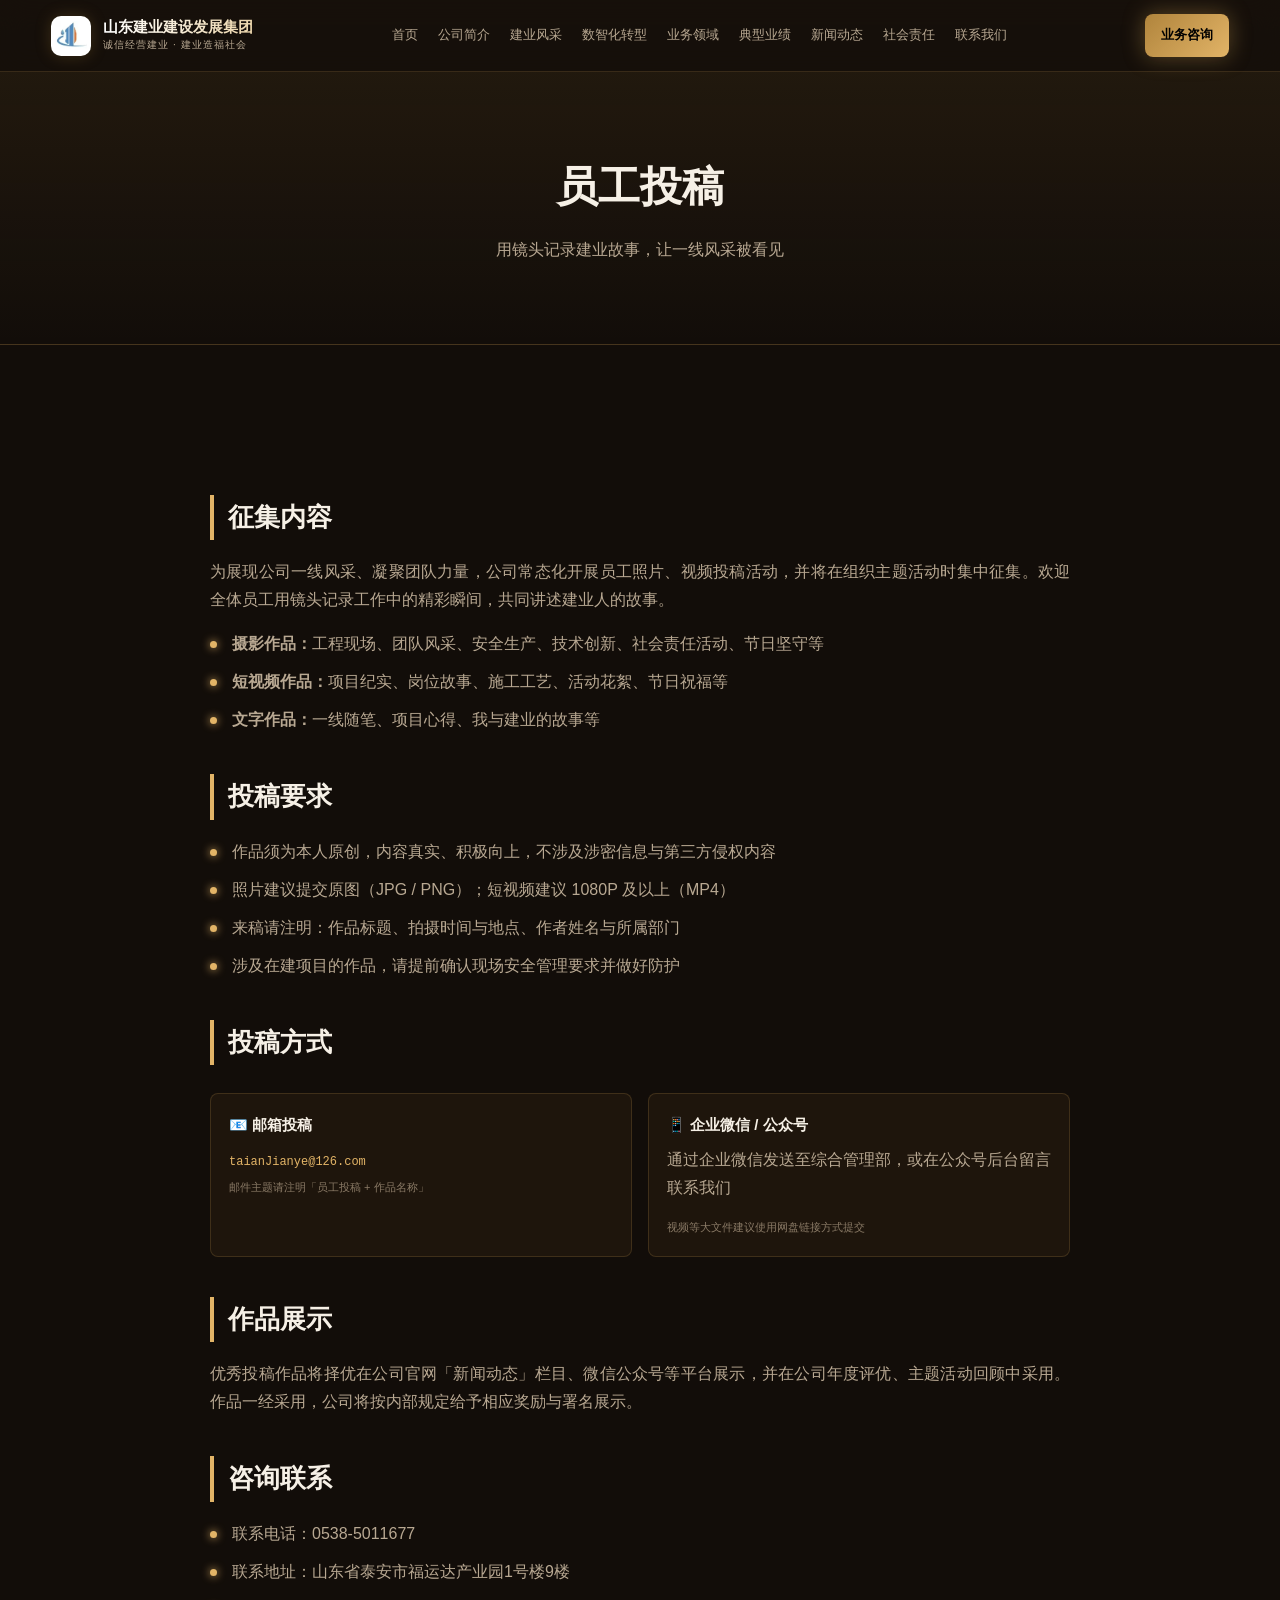
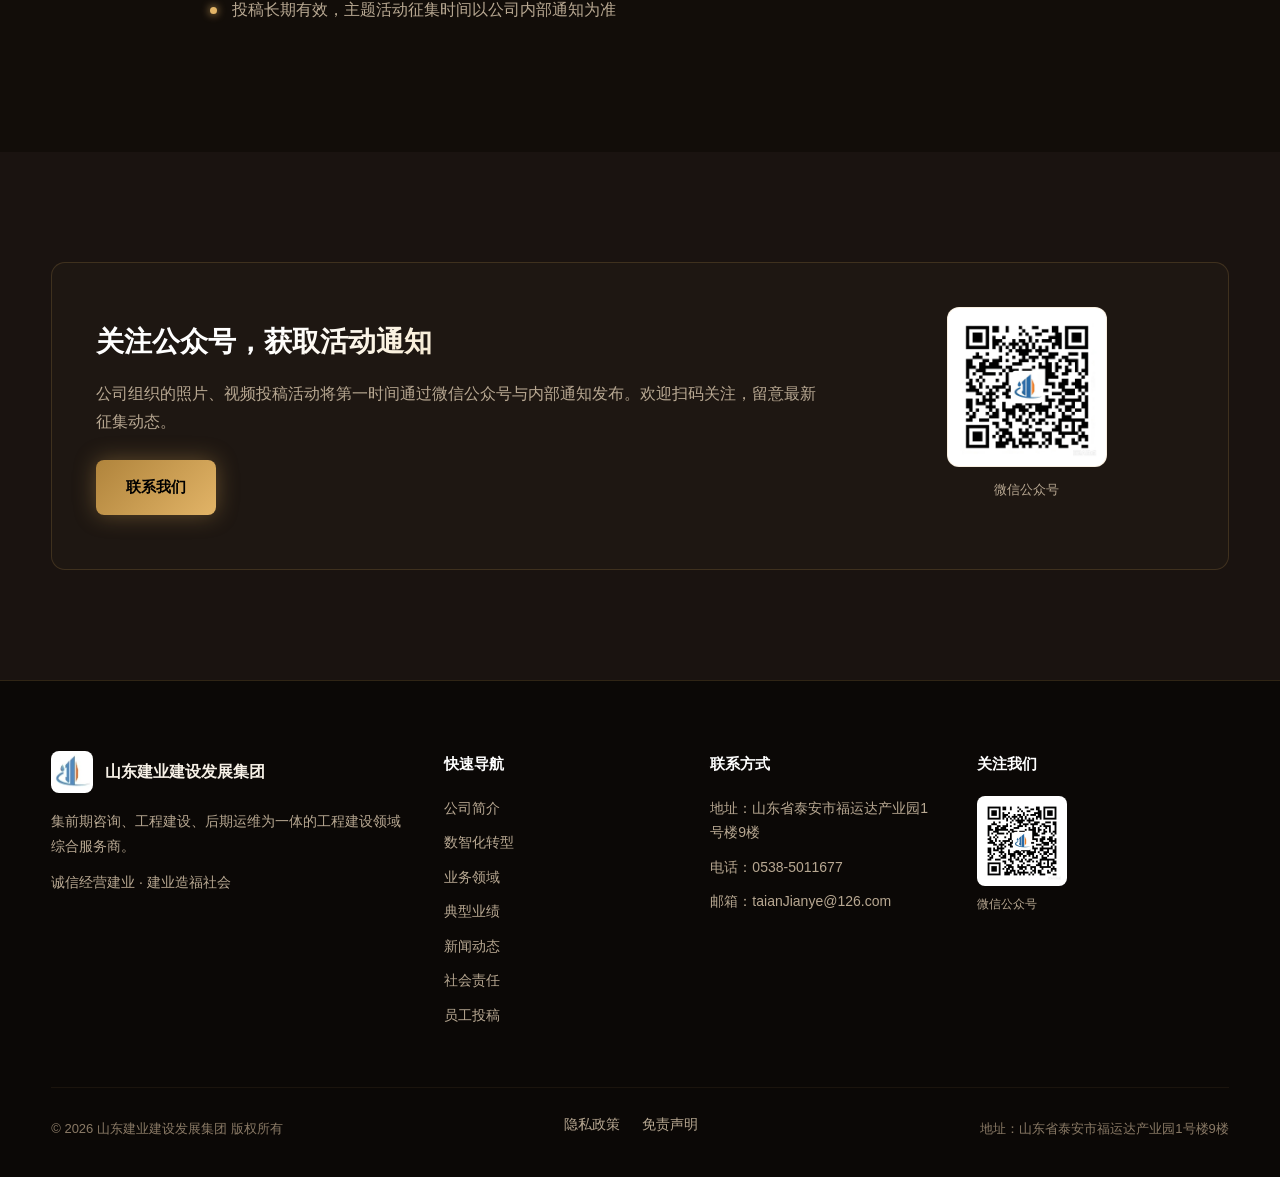
<file: submit.html>
<!DOCTYPE html>
<html lang="zh-CN">
<head>
  <meta charset="UTF-8">
  <meta name="viewport" content="width=device-width, initial-scale=1.0">
  <title data-edit="submit.meta.title" data-label="浏览器标题" data-group="页面信息" data-page="submit" data-edit-mode="doctitle">员工投稿 - 山东建业建设发展集团</title>
  <meta name="description" content="山东建业建设发展集团员工投稿通道：欢迎提交工程现场、团队风采、安全生产、社会责任等摄影与短视频作品，记录建业故事。" data-edit="submit.meta.description" data-label="页面描述（搜索引擎摘要）" data-group="页面信息" data-page="submit" data-edit-mode="metadesc">
  <link rel="stylesheet" href="css/style.css?v=20261111b">
</head>
<body>

<header class="header">
  <div class="container">
    <a href="index.html" class="logo">
      <img src="images/logo.jpg" alt="山东建业建设发展集团 LOGO" class="logo-img">
      <div class="logo-text">
        <span class="logo-name" data-edit="_site.logo.name" data-label="公司名称（页头）" data-group="站点通用" data-page="_site" data-edit-mode="text">山东建业建设发展集团</span>
        <span class="logo-slogan" data-edit="_site.logo.slogan" data-label="企业口号（页头）" data-group="站点通用" data-page="_site" data-edit-mode="text">诚信经营建业 · 建业造福社会</span>
      </div>
    </a>
    <nav class="nav" id="nav">
      <a href="index.html" data-edit="_site.nav.1" data-label="导航菜单 1" data-group="站点通用" data-page="_site" data-edit-mode="text">首页</a>
      <a href="about.html" data-edit="_site.nav.2" data-label="导航菜单 2" data-group="站点通用" data-page="_site" data-edit-mode="text">公司简介</a>
      <a href="team.html" data-edit="_site.nav.3" data-label="导航菜单 3" data-group="站点通用" data-page="_site" data-edit-mode="text">建业风采</a>
      <a href="digital.html" data-edit="_site.nav.4" data-label="导航菜单 4" data-group="站点通用" data-page="_site" data-edit-mode="text">数智化转型</a>
      <a href="services.html" data-edit="_site.nav.5" data-label="导航菜单 5" data-group="站点通用" data-page="_site" data-edit-mode="text">业务领域</a>
      <a href="projects.html" data-edit="_site.nav.6" data-label="导航菜单 6" data-group="站点通用" data-page="_site" data-edit-mode="text">典型业绩</a>
      <a href="news.html" data-edit="_site.nav.7" data-label="导航菜单 7" data-group="站点通用" data-page="_site" data-edit-mode="text">新闻动态</a>
      <a href="social.html" data-edit="_site.nav.8" data-label="导航菜单 8" data-group="站点通用" data-page="_site" data-edit-mode="text">社会责任</a>
      <a href="contact.html" data-edit="_site.nav.9" data-label="导航菜单 9" data-group="站点通用" data-page="_site" data-edit-mode="text">联系我们</a>
    </nav>
    <div class="header-btns">
      <a href="contact.html" class="btn btn-primary" style="padding:10px 20px;font-size:13px">业务咨询</a>
      <div class="hamburger" id="hamburger" aria-label="菜单"><span></span><span></span><span></span></div>
    </div>
  </div>
</header>

<section class="page-hero">
  <div class="container">
    <h1 class="reveal" data-edit="submit.hero.title1" data-label="页面大标题 1" data-group="员工投稿" data-page="submit" data-edit-mode="text">员工投稿</h1>
    <p class="reveal" data-edit="submit.hero.sub1" data-label="页面副标题 1" data-group="员工投稿" data-page="submit" data-edit-mode="text">用镜头记录建业故事，让一线风采被看见</p>
  </div>
</section>

<section class="section">
  <div class="container">
    <div class="content-block reveal">
      <h2 data-edit="submit.block.h21" data-label="小节标题 1" data-group="员工投稿" data-page="submit" data-edit-mode="text">征集内容</h2>
      <p data-edit="submit.block.p1" data-label="段落 1" data-group="员工投稿" data-page="submit" data-edit-mode="text">为展现公司一线风采、凝聚团队力量，公司常态化开展员工照片、视频投稿活动，并将在组织主题活动时集中征集。欢迎全体员工用镜头记录工作中的精彩瞬间，共同讲述建业人的故事。</p>
      <ul>
        <li><strong>摄影作品：</strong>工程现场、团队风采、安全生产、技术创新、社会责任活动、节日坚守等</li>
        <li><strong>短视频作品：</strong>项目纪实、岗位故事、施工工艺、活动花絮、节日祝福等</li>
        <li><strong>文字作品：</strong>一线随笔、项目心得、我与建业的故事等</li>
      </ul>

      <h2 data-edit="submit.block.h22" data-label="小节标题 2" data-group="员工投稿" data-page="submit" data-edit-mode="text">投稿要求</h2>
      <ul>
        <li>作品须为本人原创，内容真实、积极向上，不涉及涉密信息与第三方侵权内容</li>
        <li>照片建议提交原图（JPG / PNG）；短视频建议 1080P 及以上（MP4）</li>
        <li>来稿请注明：作品标题、拍摄时间与地点、作者姓名与所属部门</li>
        <li>涉及在建项目的作品，请提前确认现场安全管理要求并做好防护</li>
      </ul>

      <h2 data-edit="submit.block.h23" data-label="小节标题 3" data-group="员工投稿" data-page="submit" data-edit-mode="text">投稿方式</h2>
      <div class="contact-portals">
        <div class="contact-portal reveal">
          <h5>📧 邮箱投稿</h5>
          <a href="mailto:taianJianye@126.com">taianJianye@126.com</a>
          <small>邮件主题请注明「员工投稿 + 作品名称」</small>
        </div>
        <div class="contact-portal reveal">
          <h5>📱 企业微信 / 公众号</h5>
          <p>通过企业微信发送至综合管理部，或在公众号后台留言联系我们</p>
          <small>视频等大文件建议使用网盘链接方式提交</small>
        </div>
      </div>

      <h2 data-edit="submit.block.h24" data-label="小节标题 4" data-group="员工投稿" data-page="submit" data-edit-mode="text">作品展示</h2>
      <p data-edit="submit.block.p2" data-label="段落 2" data-group="员工投稿" data-page="submit" data-edit-mode="text">优秀投稿作品将择优在公司官网「新闻动态」栏目、微信公众号等平台展示，并在公司年度评优、主题活动回顾中采用。作品一经采用，公司将按内部规定给予相应奖励与署名展示。</p>

      <h2 data-edit="submit.block.h25" data-label="小节标题 5" data-group="员工投稿" data-page="submit" data-edit-mode="text">咨询联系</h2>
      <ul>
        <li>联系电话：<a href="tel:0538-5011677">0538-5011677</a></li>
        <li>联系地址：山东省泰安市福运达产业园1号楼9楼</li>
        <li>投稿长期有效，主题活动征集时间以公司内部通知为准</li>
      </ul>
    </div>
  </div>
</section>

<section class="section section-alt">
  <div class="container">
    <div class="social-cta reveal">
      <div class="cta-text">
        <h2>关注公众号，获取活动通知</h2>
        <p>公司组织的照片、视频投稿活动将第一时间通过微信公众号与内部通知发布。欢迎扫码关注，留意最新征集动态。</p>
        <a href="contact.html" class="btn btn-primary">联系我们</a>
      </div>
      <div class="cta-qr">
        <img src="images/qrcode.jpg" alt="山东建业微信公众号二维码">
        <p>微信公众号</p>
      </div>
    </div>
  </div>
</section>

<footer class="footer">
  <div class="container">
    <div class="footer-grid">
      <div>
        <div class="footer-brand">
          <img src="images/logo.jpg" alt="山东建业 LOGO">
          <span data-edit="_site.footer.name" data-label="页脚公司名" data-group="站点通用" data-page="_site" data-edit-mode="text">山东建业建设发展集团</span>
        </div>
        <p data-edit="_site.footer.p.1" data-label="页脚简介与口号 1" data-group="站点通用" data-page="_site" data-edit-mode="text">集前期咨询、工程建设、后期运维为一体的工程建设领域综合服务商。</p>
        <p style="margin-top:12px" data-edit="_site.footer.p.2" data-label="页脚简介与口号 2" data-group="站点通用" data-page="_site" data-edit-mode="text">诚信经营建业 · 建业造福社会</p>
      </div>
      <div>
        <h4>快速导航</h4>
        <a href="about.html">公司简介</a>
        <a href="digital.html">数智化转型</a>
        <a href="services.html">业务领域</a>
        <a href="projects.html">典型业绩</a>
        <a href="news.html">新闻动态</a>
        <a href="social.html">社会责任</a>
        <a href="submit.html">员工投稿</a>
      </div>
      <div>
        <h4>联系方式</h4>
        <a href="contact.html" data-edit="_site.contact.address" data-label="公司地址" data-group="站点通用" data-page="_site" data-edit-mode="text">地址：山东省泰安市福运达产业园1号楼9楼</a>
        <a href="tel:0538-5011677" data-edit="_site.contact.phone" data-label="联系电话" data-group="站点通用" data-page="_site" data-edit-mode="text">电话：0538-5011677</a>
        <a href="mailto:taianJianye@126.com" data-edit="_site.contact.email" data-label="联系邮箱" data-group="站点通用" data-page="_site" data-edit-mode="text">邮箱：taianJianye@126.com</a>
      </div>
      <div>
        <h4>关注我们</h4>
        <img src="images/qrcode.jpg" alt="微信公众号二维码" class="footer-qr">
        <p style="font-size:12px">微信公众号</p>
      </div>
    </div>
    <div class="footer-bottom">
      <span>© <span id="year"></span> 山东建业建设发展集团 版权所有</span>
      <span class="footer-legal"><a href="privacy.html">隐私政策</a><a href="disclaimer.html">免责声明</a></span>
      <span data-edit="_site.footer.addr" data-label="页脚地址" data-group="站点通用" data-page="_site" data-edit-mode="text">地址：山东省泰安市福运达产业园1号楼9楼</span>
    </div>
  </div>
</footer>

<script src="js/content.data.js?v=20261111a"></script>
<script src="js/cms.js?v=20261111a"></script>
<script src="js/main.js?v=20261111a"></script>
</body>
</html>
</file>
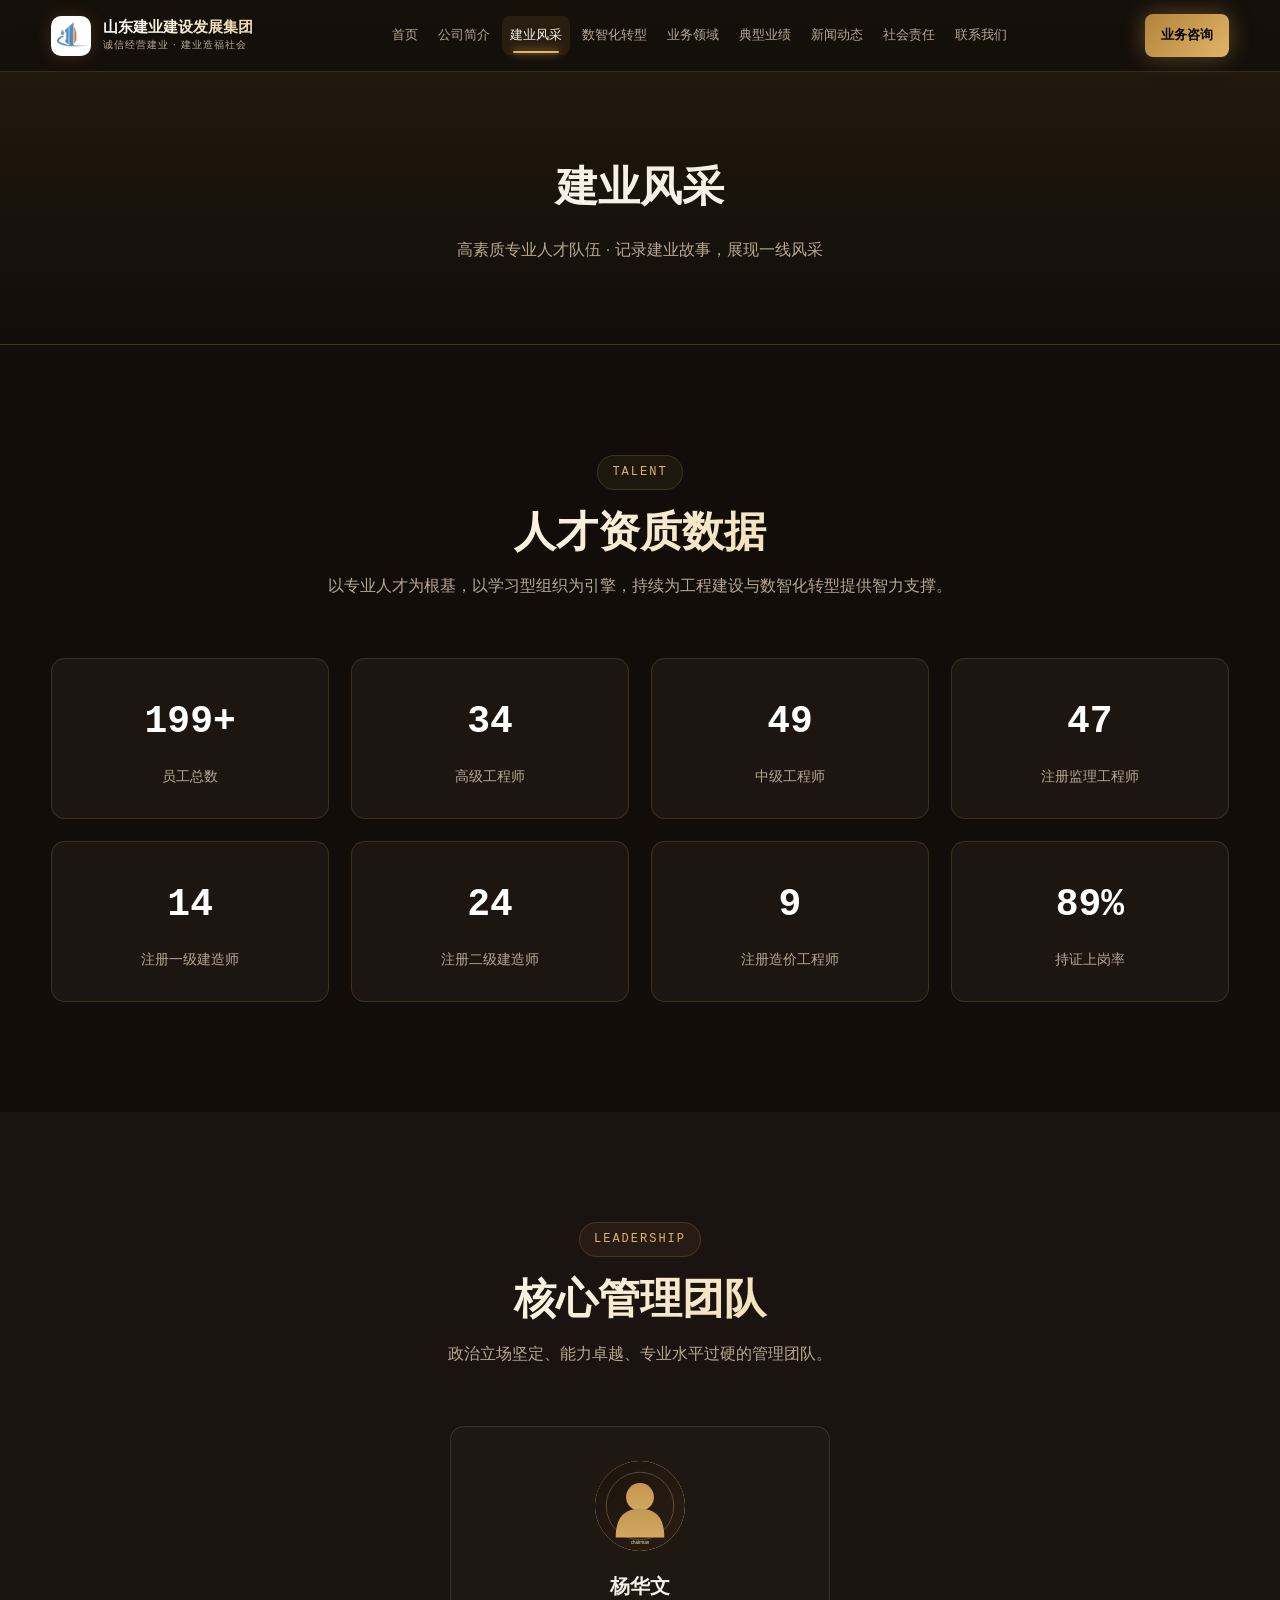
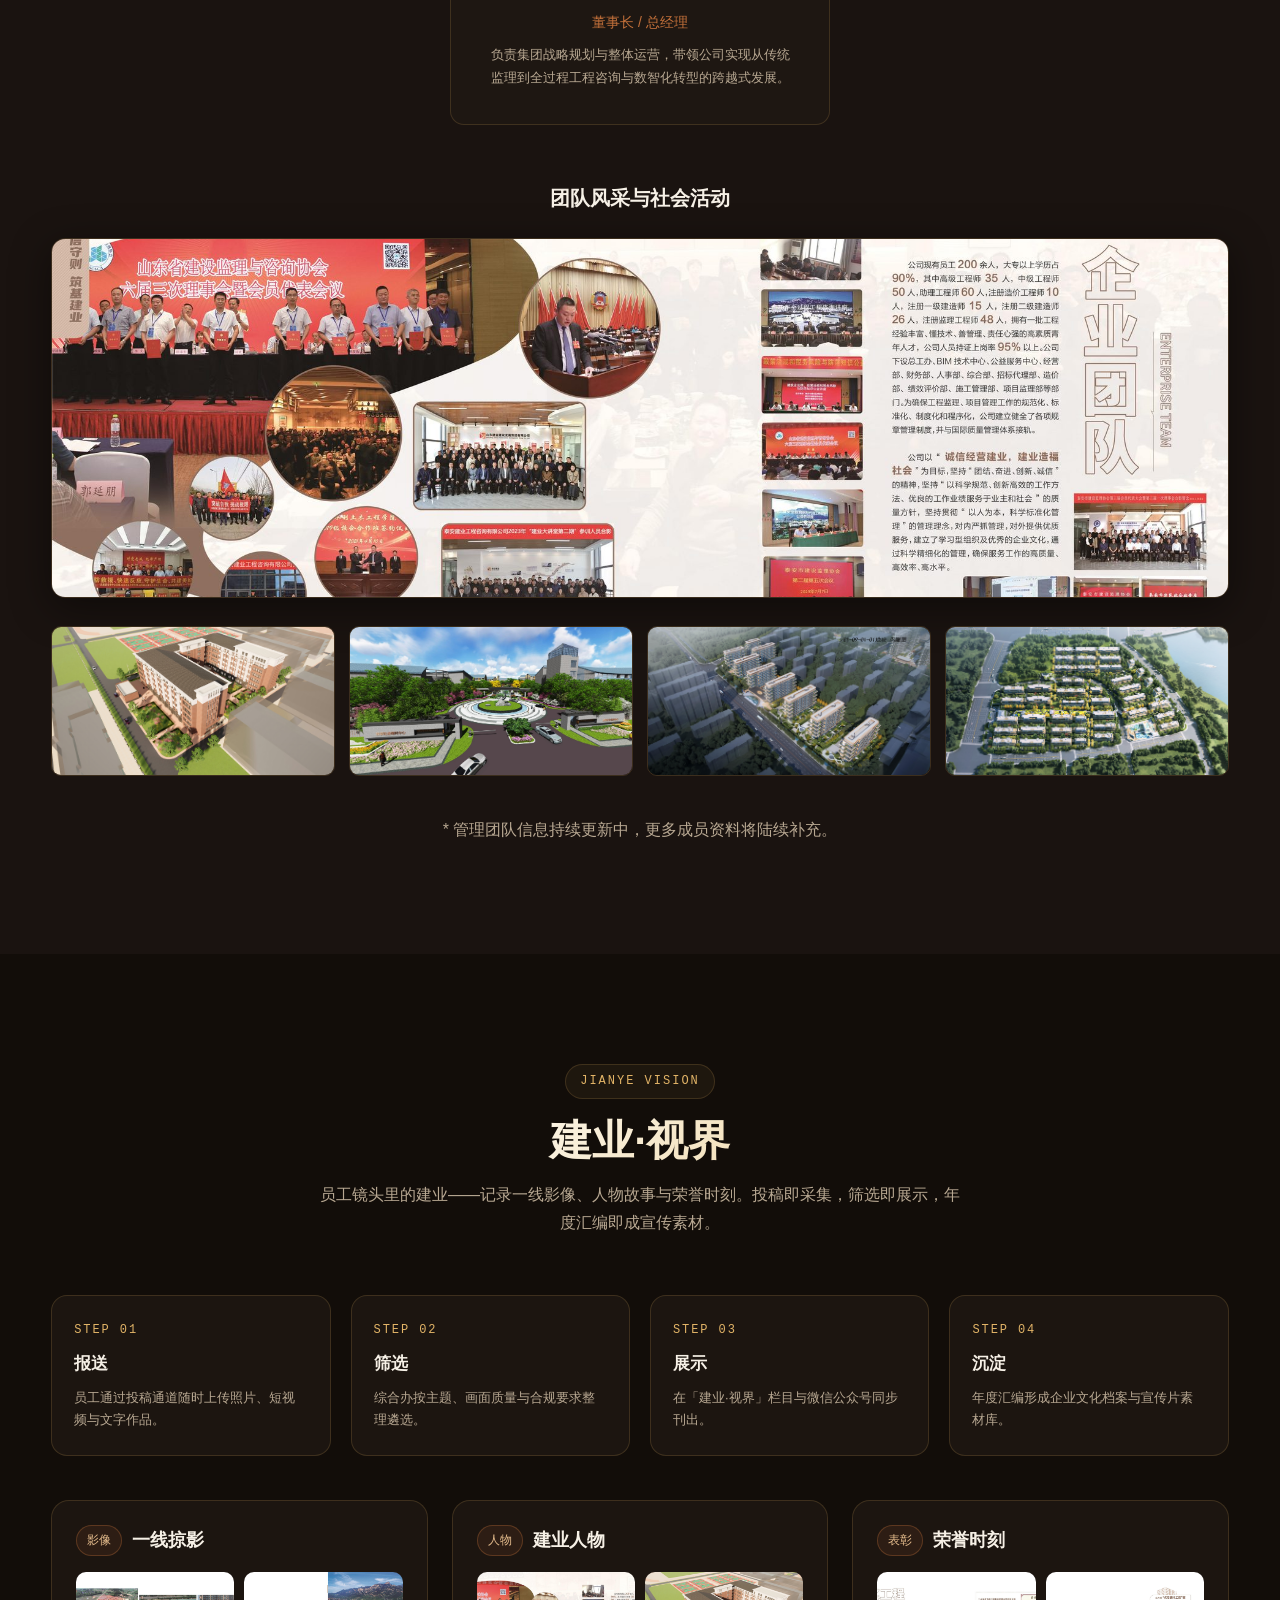
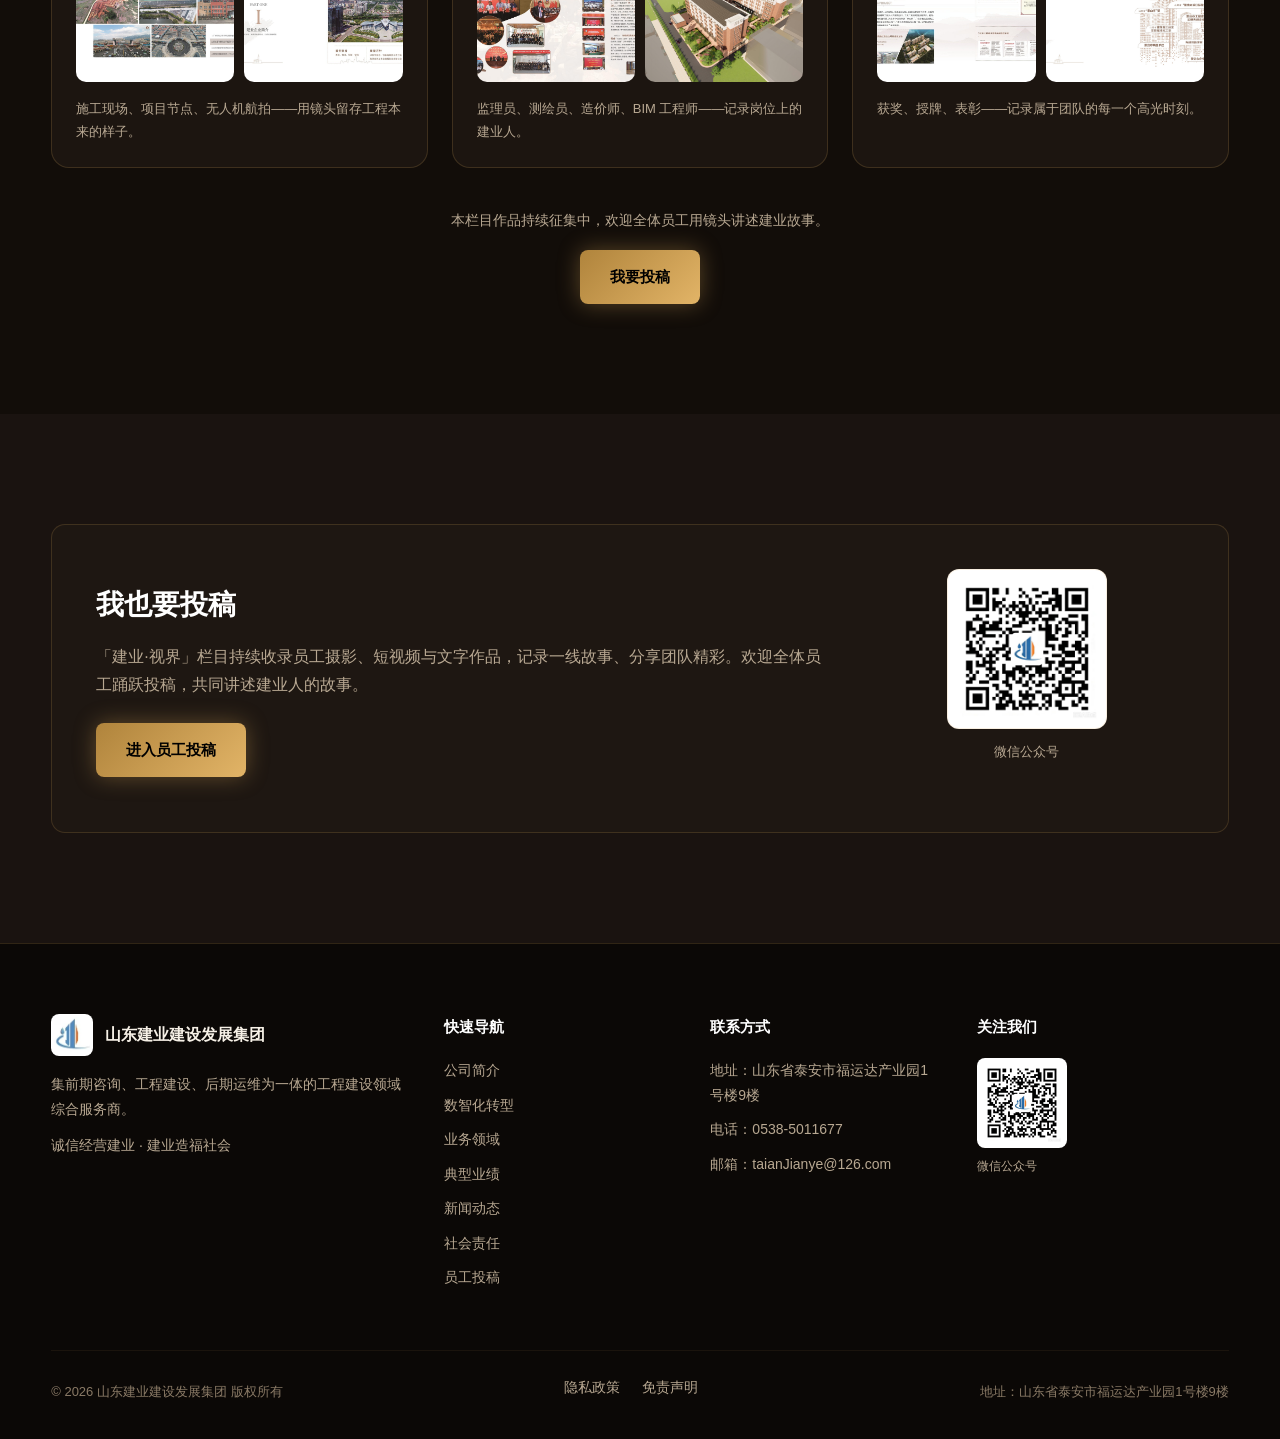
<file: team.html>
<!DOCTYPE html>
<html lang="zh-CN">
<head>
  <meta charset="UTF-8">
  <meta name="viewport" content="width=device-width, initial-scale=1.0">
  <title data-edit="team.meta.title" data-label="浏览器标题" data-group="页面信息" data-page="team" data-edit-mode="doctitle">建业风采 - 山东建业建设发展集团</title>
  <meta name="description" content="山东建业建设发展集团建业风采：核心管理团队、人才资质、团队活动与先进典型展示，欢迎员工投稿分享一线风采。" data-edit="team.meta.description" data-label="页面描述（搜索引擎摘要）" data-group="页面信息" data-page="team" data-edit-mode="metadesc">
  <link rel="stylesheet" href="css/style.css?v=20261111b">
</head>
<body>

<header class="header">
  <div class="container">
    <a href="index.html" class="logo">
      <img src="images/logo.jpg" alt="山东建业建设发展集团 LOGO" class="logo-img">
      <div class="logo-text">
        <span class="logo-name" data-edit="_site.logo.name" data-label="公司名称（页头）" data-group="站点通用" data-page="_site" data-edit-mode="text">山东建业建设发展集团</span>
        <span class="logo-slogan" data-edit="_site.logo.slogan" data-label="企业口号（页头）" data-group="站点通用" data-page="_site" data-edit-mode="text">诚信经营建业 · 建业造福社会</span>
      </div>
    </a>
    <nav class="nav" id="nav">
      <a href="index.html" data-edit="_site.nav.1" data-label="导航菜单 1" data-group="站点通用" data-page="_site" data-edit-mode="text">首页</a>
      <a href="about.html" data-edit="_site.nav.2" data-label="导航菜单 2" data-group="站点通用" data-page="_site" data-edit-mode="text">公司简介</a>
      <a href="team.html" class="active" data-edit="_site.nav.3" data-label="导航菜单 3" data-group="站点通用" data-page="_site" data-edit-mode="text">建业风采</a>
      <a href="digital.html" data-edit="_site.nav.4" data-label="导航菜单 4" data-group="站点通用" data-page="_site" data-edit-mode="text">数智化转型</a>
      <a href="services.html" data-edit="_site.nav.5" data-label="导航菜单 5" data-group="站点通用" data-page="_site" data-edit-mode="text">业务领域</a>
      <a href="projects.html" data-edit="_site.nav.6" data-label="导航菜单 6" data-group="站点通用" data-page="_site" data-edit-mode="text">典型业绩</a>
      <a href="news.html" data-edit="_site.nav.7" data-label="导航菜单 7" data-group="站点通用" data-page="_site" data-edit-mode="text">新闻动态</a>
      <a href="social.html" data-edit="_site.nav.8" data-label="导航菜单 8" data-group="站点通用" data-page="_site" data-edit-mode="text">社会责任</a>
      <a href="contact.html" data-edit="_site.nav.9" data-label="导航菜单 9" data-group="站点通用" data-page="_site" data-edit-mode="text">联系我们</a>
    </nav>
    <div class="header-btns">
      <a href="contact.html" class="btn btn-primary" style="padding:10px 20px;font-size:13px">业务咨询</a>
      <div class="hamburger" id="hamburger" aria-label="菜单"><span></span><span></span><span></span></div>
    </div>
  </div>
</header>

<section class="page-hero">
  <div class="container">
    <h1 class="reveal" data-edit="team.hero.title1" data-label="页面大标题 1" data-group="建业风采" data-page="team" data-edit-mode="text">建业风采</h1>
    <p class="reveal" data-edit="team.hero.sub1" data-label="页面副标题 1" data-group="建业风采" data-page="team" data-edit-mode="text">高素质专业人才队伍 · 记录建业故事，展现一线风采</p>
  </div>
</section>

<section class="section">
  <div class="container">
    <div class="section-header reveal">
      <div class="section-label" data-edit="team.sec.label1" data-label="区块英文标签 1" data-group="建业风采" data-page="team" data-edit-mode="text">TALENT</div>
      <h2 class="section-title" data-edit="team.sec.title1" data-label="区块标题 1" data-group="建业风采" data-page="team" data-edit-mode="text">人才资质数据</h2>
      <p class="section-desc" data-edit="team.sec.desc1" data-label="区块说明 1" data-group="建业风采" data-page="team" data-edit-mode="text">以专业人才为根基，以学习型组织为引擎，持续为工程建设与数智化转型提供智力支撑。</p>
    </div>
    <div class="team-grid">
      <div class="team-stat reveal">
        <div class="num" data-count="200"><span>200</span>+</div>
        <div class="label">员工总数</div>
      </div>
      <div class="team-stat reveal">
        <div class="num" data-count="35"><span>35</span></div>
        <div class="label">高级工程师</div>
      </div>
      <div class="team-stat reveal">
        <div class="num" data-count="50"><span>50</span></div>
        <div class="label">中级工程师</div>
      </div>
      <div class="team-stat reveal">
        <div class="num" data-count="48"><span>48</span></div>
        <div class="label">注册监理工程师</div>
      </div>
      <div class="team-stat reveal">
        <div class="num" data-count="15"><span>15</span></div>
        <div class="label">注册一级建造师</div>
      </div>
      <div class="team-stat reveal">
        <div class="num" data-count="26"><span>26</span></div>
        <div class="label">注册二级建造师</div>
      </div>
      <div class="team-stat reveal">
        <div class="num" data-count="10"><span>10</span></div>
        <div class="label">注册造价工程师</div>
      </div>
      <div class="team-stat reveal">
        <div class="num" data-count="95"><span>95</span>%</div>
        <div class="label">持证上岗率</div>
      </div>
    </div>
  </div>
</section>

<section class="section section-alt">
  <div class="container">
    <div class="section-header reveal">
      <div class="section-label" data-edit="team.sec.label2" data-label="区块英文标签 2" data-group="建业风采" data-page="team" data-edit-mode="text">LEADERSHIP</div>
      <h2 class="section-title" data-edit="team.sec.title2" data-label="区块标题 2" data-group="建业风采" data-page="team" data-edit-mode="text">核心管理团队</h2>
      <p class="section-desc" data-edit="team.sec.desc2" data-label="区块说明 2" data-group="建业风采" data-page="team" data-edit-mode="text">政治立场坚定、能力卓越、专业水平过硬的管理团队。</p>
    </div>
    <div class="team-leaders single">
      <div class="leader-card reveal">
        <div class="leader-avatar"><img src="images/team/chairman.svg" alt="杨华文"></div>
        <h3 class="leader-name">杨华文</h3>
        <p class="leader-role">董事长 / 总经理</p>
        <p class="leader-desc">负责集团战略规划与整体运营，带领公司实现从传统监理到全过程工程咨询与数智化转型的跨越式发展。</p>
      </div>
    </div>
    <h3 style="text-align:center;margin-top:56px;font-size:20px">团队风采与社会活动</h3>
    <img class="brochure-figure lg" src="images/brochure/team-events.jpg" alt="山东建业团队风采、行业会议、荣誉表彰与社会活动">
    <div class="team-gallery" style="margin-top:28px">
      <img src="images/projects/taishanxueyuan.png" alt="泰山学院产学研基地">
      <img src="images/projects/fulizhongxin.png" alt="福利中心项目">
      <img src="images/projects/hantangmingyue.png" alt="汉堂名岳项目">
      <img src="images/projects/taishanrenjia.png" alt="泰山人家项目">
    </div>
    <div style="text-align:center;margin-top:40px">
      <p style="color:var(--text-muted)">* 管理团队信息持续更新中，更多成员资料将陆续补充。</p>
    </div>
  </div>
</section>

<section class="section">
  <div class="container">
    <div class="section-header reveal">
      <div class="section-label" data-edit="team.sec.label3" data-label="区块英文标签 3" data-group="建业风采" data-page="team" data-edit-mode="text">JIANYE VISION</div>
      <h2 class="section-title" data-edit="team.sec.title3" data-label="区块标题 3" data-group="建业风采" data-page="team" data-edit-mode="text">建业·视界</h2>
      <p class="section-desc" data-edit="team.sec.desc3" data-label="区块说明 3" data-group="建业风采" data-page="team" data-edit-mode="text">员工镜头里的建业——记录一线影像、人物故事与荣誉时刻。投稿即采集，筛选即展示，年度汇编即成宣传素材。</p>
    </div>

    <div class="vision-loop reveal">
      <div class="vision-step">
        <div class="vs-num">STEP 01</div>
        <h4>报送</h4>
        <p>员工通过投稿通道随时上传照片、短视频与文字作品。</p>
      </div>
      <div class="vision-step">
        <div class="vs-num">STEP 02</div>
        <h4>筛选</h4>
        <p>综合办按主题、画面质量与合规要求整理遴选。</p>
      </div>
      <div class="vision-step">
        <div class="vs-num">STEP 03</div>
        <h4>展示</h4>
        <p>在「建业·视界」栏目与微信公众号同步刊出。</p>
      </div>
      <div class="vision-step">
        <div class="vs-num">STEP 04</div>
        <h4>沉淀</h4>
        <p>年度汇编形成企业文化档案与宣传片素材库。</p>
      </div>
    </div>

    <div class="vision-grid">
      <div class="vision-col reveal">
        <div class="vision-head">
          <span class="vision-tag">影像</span>
          <h4>一线掠影</h4>
        </div>
        <div class="vision-thumbs">
          <img src="images/brochure/projects-construction.jpg" alt="施工现场影像">
          <img src="images/brochure/about-company-aerial.jpg" alt="项目航拍影像">
        </div>
        <p>施工现场、项目节点、无人机航拍——用镜头留存工程本来的样子。</p>
      </div>
      <div class="vision-col reveal">
        <div class="vision-head">
          <span class="vision-tag">人物</span>
          <h4>建业人物</h4>
        </div>
        <div class="vision-thumbs">
          <img src="images/brochure/team-events.jpg" alt="团队活动影像">
          <img src="images/projects/taishanxueyuan.png" alt="产学研合作影像">
        </div>
        <p>监理员、测绘员、造价师、BIM 工程师——记录岗位上的建业人。</p>
      </div>
      <div class="vision-col reveal">
        <div class="vision-head">
          <span class="vision-tag">表彰</span>
          <h4>荣誉时刻</h4>
        </div>
        <div class="vision-thumbs">
          <img src="images/brochure/projects-awards-collage.jpg" alt="荣誉表彰影像">
          <img src="images/brochure/about-honors.jpg" alt="资质荣誉影像">
        </div>
        <p>获奖、授牌、表彰——记录属于团队的每一个高光时刻。</p>
      </div>
    </div>

    <div class="vision-cta reveal">
      <p>本栏目作品持续征集中，欢迎全体员工用镜头讲述建业故事。</p>
      <a href="submit.html" class="btn btn-primary">我要投稿</a>
    </div>
  </div>
</section>

<section class="section section-alt">
  <div class="container">
    <div class="social-cta reveal">
      <div class="cta-text">
        <h2>我也要投稿</h2>
        <p>「建业·视界」栏目持续收录员工摄影、短视频与文字作品，记录一线故事、分享团队精彩。欢迎全体员工踊跃投稿，共同讲述建业人的故事。</p>
        <a href="submit.html" class="btn btn-primary">进入员工投稿</a>
      </div>
      <div class="cta-qr">
        <img src="images/qrcode.jpg" alt="山东建业微信公众号二维码">
        <p>微信公众号</p>
      </div>
    </div>
  </div>
</section>

<footer class="footer">
  <div class="container">
    <div class="footer-grid">
      <div>
        <div class="footer-brand">
          <img src="images/logo.jpg" alt="山东建业 LOGO">
          <span data-edit="_site.footer.name" data-label="页脚公司名" data-group="站点通用" data-page="_site" data-edit-mode="text">山东建业建设发展集团</span>
        </div>
        <p data-edit="_site.footer.p.1" data-label="页脚简介与口号 1" data-group="站点通用" data-page="_site" data-edit-mode="text">集前期咨询、工程建设、后期运维为一体的工程建设领域综合服务商。</p>
        <p style="margin-top:12px" data-edit="_site.footer.p.2" data-label="页脚简介与口号 2" data-group="站点通用" data-page="_site" data-edit-mode="text">诚信经营建业 · 建业造福社会</p>
      </div>
      <div>
        <h4>快速导航</h4>
        <a href="about.html">公司简介</a>
        <a href="digital.html">数智化转型</a>
        <a href="services.html">业务领域</a>
        <a href="projects.html">典型业绩</a>
        <a href="news.html">新闻动态</a>
        <a href="social.html">社会责任</a>
        <a href="submit.html">员工投稿</a>
      </div>
      <div>
        <h4>联系方式</h4>
        <a href="contact.html" data-edit="_site.contact.address" data-label="公司地址" data-group="站点通用" data-page="_site" data-edit-mode="text">地址：山东省泰安市福运达产业园1号楼9楼</a>
        <a href="tel:0538-5011677" data-edit="_site.contact.phone" data-label="联系电话" data-group="站点通用" data-page="_site" data-edit-mode="text">电话：0538-5011677</a>
        <a href="mailto:taianJianye@126.com" data-edit="_site.contact.email" data-label="联系邮箱" data-group="站点通用" data-page="_site" data-edit-mode="text">邮箱：taianJianye@126.com</a>
      </div>
      <div>
        <h4>关注我们</h4>
        <img src="images/qrcode.jpg" alt="微信公众号二维码" class="footer-qr">
        <p style="font-size:12px">微信公众号</p>
      </div>
    </div>
    <div class="footer-bottom">
      <span>© <span id="year"></span> 山东建业建设发展集团 版权所有</span>
      <span class="footer-legal"><a href="privacy.html">隐私政策</a><a href="disclaimer.html">免责声明</a></span>
      <span data-edit="_site.footer.addr" data-label="页脚地址" data-group="站点通用" data-page="_site" data-edit-mode="text">地址：山东省泰安市福运达产业园1号楼9楼</span>
    </div>
  </div>
</footer>

<script src="js/content.data.js?v=20261111a"></script>
<script src="js/cms.js?v=20261111a"></script>
<script src="js/main.js?v=20261111a"></script>
</body>
</html>
</file>
<file: css/style.css>
/* =========================================================
   山东建业建设发展集团 官网主题样式
   风格：深色科技感 / 高大上 / 响应式
   ========================================================= */

/* CSS 变量 */
:root {
  --bg-dark: #120d09;
  --bg-section: #1a1310;
  --bg-panel: rgba(33, 26, 20, 0.72);
  --bg-panel-solid: #211a14;
  --border: rgba(214, 168, 92, 0.18);
  --primary: #b0843c;
  --primary-light: #c99b52;
  --cyan: #e2b467;
  --accent: #c2703a;
  --accent-glow: rgba(194, 112, 58, 0.35);
  --text: #f6f0e6;
  --text-muted: #b8a892;
  --text-dim: #8a7a66;
  --font-base: -apple-system, BlinkMacSystemFont, "Segoe UI", "PingFang SC", "Microsoft YaHei", sans-serif;
  --font-mono: "SFMono-Regular", Consolas, "Liberation Mono", Menlo, monospace;
  --radius: 14px;
  --radius-sm: 8px;
  --shadow-glow: 0 0 28px rgba(176, 132, 60, 0.28);
  --shadow-card: 0 10px 40px rgba(0, 0, 0, 0.45);
  --header-h: 72px;
}

/* 基础重置 */
*, *::before, *::after {
  box-sizing: border-box;
}
html {
  scroll-behavior: smooth;
}
body {
  margin: 0;
  font-family: var(--font-base);
  color: var(--text);
  background: var(--bg-dark);
  line-height: 1.75;
  overflow-x: hidden;
  -webkit-font-smoothing: antialiased;
}
img { max-width: 100%; height: auto; display: block; }
a { text-decoration: none; color: inherit; }
ul, ol { margin: 0; padding: 0; list-style: none; }
h1, h2, h3, h4, h5, h6, p { margin: 0; }

/* 通用容器 */
.container {
  width: min(1200px, 92vw);
  margin: 0 auto;
}
.section {
  padding: 110px 0;
  position: relative;
}
.section-alt { background: var(--bg-section); }

/* ===== 新增：卡片/区块配图 ===== */
.glass-card { overflow: hidden; }
.card-img { width: 100%; height: 178px; object-fit: cover; margin: -34px -34px 22px; display: block; background: var(--bg-panel-solid); }
.portal-img { width: 100%; height: 190px; object-fit: cover; margin: -34px -34px 22px; display: block; background: var(--bg-panel-solid); }
.news-cover { width: 100%; height: 180px; object-fit: cover; display: block; background: var(--bg-panel-solid); }
.leader-avatar { overflow: hidden; }
.leader-avatar img { width: 100%; height: 100%; object-fit: cover; border-radius: 50%; }
.about-figure { width: 100%; height: 320px; object-fit: cover; border-radius: var(--radius); margin: 22px 0 12px; }
.honor-wall { display: grid; grid-template-columns: repeat(3, 1fr); gap: 26px 22px; margin-top: 20px; }
.honor-wall figure { margin: 0; }
.honor-wall img { width: 100%; height: 170px; object-fit: cover; border-radius: 10px; border: 1px solid var(--border); transition: .3s; display: block; }
.honor-wall img:hover { transform: scale(1.03); border-color: var(--cyan); }
.honor-wall figcaption {
  margin-top: 10px;
  font-size: 13px;
  line-height: 1.6;
  color: var(--text-muted);
  text-align: center;
}
.honor-wall .award-tag {
  display: inline-block;
  margin-top: 7px;
  font-size: 12px;
  font-weight: 600;
  color: var(--accent);
  background: rgba(194, 112, 58, .10);
  border: 1px solid rgba(194, 112, 58, .35);
  border-radius: 4px;
  padding: 1px 9px;
}
.team-gallery { display: grid; grid-template-columns: repeat(4, 1fr); gap: 14px; margin-top: 24px; }
.team-gallery img { width: 100%; height: 150px; object-fit: cover; border-radius: 10px; border: 1px solid var(--border); transition: .3s; }
.team-gallery img:hover { transform: translateY(-4px); border-color: var(--cyan); }
@media (max-width: 1024px) { .honor-wall, .team-gallery { grid-template-columns: repeat(2, 1fr); } }
@media (max-width: 640px) { .honor-wall, .team-gallery { grid-template-columns: 1fr; } .about-figure { height: 200px; } }
/* 宣传册图片统一样式 */
.brochure-figure {
  width: 100%;
  border-radius: var(--radius);
  border: 1px solid var(--border);
  box-shadow: var(--shadow-card);
  object-fit: cover;
  margin: 22px 0 12px;
  transition: .35s;
}
.brochure-figure:hover { transform: translateY(-3px); border-color: rgba(226,180,103,.35); }
.brochure-figure.lg { height: 360px; }
.brochure-figure.md { height: 260px; }
.brochure-gallery {
  display: grid;
  grid-template-columns: repeat(auto-fit, minmax(280px, 1fr));
  gap: 22px;
  margin-top: 26px;
}
.brochure-gallery.cols-3 { grid-template-columns: repeat(3, 1fr); }
.brochure-gallery img {
  width: 100%; height: 220px; object-fit: cover;
  border-radius: var(--radius-sm); border: 1px solid var(--border);
  transition: .35s;
}
.brochure-gallery img:hover { transform: scale(1.03); border-color: var(--cyan); }
.content-block .caption {
  font-size: 13px; color: var(--text-dim);
  text-align: center; margin-top: 8px;
}
.certificate-grid {
  display: grid; grid-template-columns: repeat(2, 1fr); gap: 24px; margin-top: 26px;
}
.certificate-grid img {
  width: 100%; height: 260px; object-fit: cover;
  border-radius: var(--radius-sm); border: 1px solid var(--border);
  background: #fff; padding: 4px; transition: .35s;
}
.certificate-grid img:hover { transform: translateY(-4px); border-color: var(--cyan); }

/* 核心资质：左侧列表 + 右侧证书翻页轮播 */
.qual-flex {
  display: grid;
  grid-template-columns: 1fr 1fr;
  gap: 44px;
  align-items: center;
  margin-top: 26px;
}
.qual-list li { margin-bottom: 14px; }
.qual-carousel {
  max-width: 100%;
  margin: 0;
  padding: 20px 24px 58px;
}
.qual-carousel .carousel-track { min-height: 460px; }
.qual-carousel .certificate-card {
  max-width: 340px;
  margin: 0 auto;
  aspect-ratio: 3 / 4;
}

/* 证书荣誉轮播 */
.certificate-carousel {
  position: relative;
  max-width: 720px;
  margin: 26px auto 0;
  padding: 28px 34px 64px;
  background: var(--bg-panel);
  border: 1px solid var(--border);
  border-radius: var(--radius);
  box-shadow: var(--shadow-card);
  overflow: hidden;
}
.carousel-track {
  position: relative;
  min-height: 420px;
}
.carousel-slide {
  position: absolute;
  inset: 0;
  display: flex;
  flex-direction: column;
  align-items: center;
  justify-content: center;
  opacity: 0;
  visibility: hidden;
  transform: translateX(30px);
  transition: opacity .55s ease, transform .55s ease, visibility .55s;
}
.carousel-slide.active {
  opacity: 1;
  visibility: visible;
  transform: translateX(0);
  position: relative;
}
.certificate-card {
  width: 100%;
  max-width: 520px;
  aspect-ratio: 4 / 3;
  background: #fff;
  border-radius: var(--radius-sm);
  padding: 14px;
  box-shadow: 0 8px 30px rgba(0,0,0,.35);
  display: flex;
  align-items: center;
  justify-content: center;
}
.certificate-card img {
  max-width: 100%;
  max-height: 100%;
  object-fit: contain;
  border-radius: 4px;
}
.carousel-caption {
  margin-top: 18px;
  font-size: 16px;
  font-weight: 600;
  color: var(--cyan);
  text-align: center;
  text-shadow: 0 0 18px rgba(226,180,103,.25);
}
.carousel-arrow {
  position: absolute;
  top: 50%;
  transform: translateY(-50%);
  width: 42px;
  height: 42px;
  border: 1px solid var(--border);
  border-radius: 50%;
  background: rgba(33,26,20,.85);
  color: var(--text);
  font-size: 26px;
  line-height: 1;
  cursor: pointer;
  transition: .25s;
  display: flex;
  align-items: center;
  justify-content: center;
  z-index: 2;
}
.carousel-arrow:hover {
  background: var(--primary);
  border-color: var(--primary-light);
  color: #fff;
}
.carousel-prev { left: 14px; }
.carousel-next { right: 14px; }
.carousel-dots {
  position: absolute;
  bottom: 22px;
  left: 50%;
  transform: translateX(-50%);
  display: flex;
  gap: 10px;
  z-index: 2;
}
.carousel-dot {
  width: 10px;
  height: 10px;
  border-radius: 50%;
  border: none;
  background: rgba(148,163,184,.45);
  cursor: pointer;
  transition: .25s;
}
.carousel-dot.active {
  background: var(--cyan);
  box-shadow: 0 0 10px rgba(226,180,103,.55);
}

/* 首页“资质荣誉”卡片内嵌轮播（紧凑版）——父级 .about-visual 已提供卡片背景 */
.certificate-carousel.compact {
  position: relative;
  z-index: 2;
  width: 100%;
  max-width: 100%;
  margin: 0;
  padding: 20px 20px 24px;
  background: transparent;
  border: none;
  box-shadow: none;
}
.certificate-carousel.compact .carousel-track { min-height: 0; }
.certificate-carousel.compact .certificate-card {
  max-width: 100%;
  padding: 10px;
  box-shadow: 0 14px 38px rgba(0,0,0,.45);
}
.certificate-carousel.compact .carousel-caption { display: none; }
.certificate-carousel.compact .carousel-arrow { width: 36px; height: 36px; font-size: 22px; }
.certificate-carousel.compact .carousel-prev { left: 4px; }
.certificate-carousel.compact .carousel-next { right: 4px; }
/* 指示点叠在证书图片内部底部 */
.certificate-carousel.compact .carousel-dots {
  bottom: 40px;
  padding: 7px 12px;
  border-radius: 999px;
  background: rgba(18, 13, 9, .55);
  backdrop-filter: blur(4px);
}

.section-header {
  text-align: center;
  margin-bottom: 58px;
}
.section-label {
  display: inline-block;
  font-family: var(--font-mono);
  font-size: 12px;
  letter-spacing: 2px;
  text-transform: uppercase;
  color: var(--cyan);
  border: 1px solid var(--border);
  padding: 6px 14px;
  border-radius: 999px;
  margin-bottom: 16px;
  background: rgba(226, 180, 103, 0.06);
}
.section-title {
  font-size: clamp(28px, 4vw, 42px);
  font-weight: 800;
  line-height: 1.25;
  margin-bottom: 14px;
  background: linear-gradient(135deg, #fff 25%, #f4e2bd 60%, #dcb87e 100%);
  -webkit-background-clip: text;
  background-clip: text;
  -webkit-text-fill-color: transparent;
}
.section-desc {
  color: var(--text-muted);
  font-size: 16px;
  max-width: 640px;
  margin: 0 auto;
}

/* 按钮 */
.btn {
  display: inline-flex;
  align-items: center;
  justify-content: center;
  gap: 8px;
  padding: 14px 30px;
  border-radius: var(--radius-sm);
  font-weight: 600;
  font-size: 15px;
  transition: all .3s ease;
  cursor: pointer;
  border: none;
}
.btn-primary {
  background: linear-gradient(135deg, var(--primary), var(--cyan));
  color: #000;
  box-shadow: 0 0 22px rgba(201, 155, 82, 0.4);
}
.btn-primary:hover {
  transform: translateY(-2px);
  box-shadow: 0 0 34px rgba(226, 180, 103, 0.55);
}
.btn-outline {
  background: transparent;
  border: 1px solid var(--border);
  color: var(--text);
  position: relative;
  overflow: hidden;
}
.btn-outline:hover {
  border-color: var(--cyan);
  color: var(--cyan);
  box-shadow: 0 0 20px rgba(226, 180, 103, 0.15);
}
.btn-accent {
  background: linear-gradient(135deg, var(--accent), #d68f52);
  color: #fff;
  box-shadow: 0 0 22px var(--accent-glow);
}
.btn-accent:hover { transform: translateY(-2px); box-shadow: 0 0 34px rgba(194,112,58,.5); }

/* 顶部导航 */
.header {
  position: fixed;
  inset: 0 0 auto 0;
  height: var(--header-h);
  z-index: 1000;
  backdrop-filter: blur(14px);
  background: rgba(18, 13, 9, 0.78);
  border-bottom: 1px solid var(--border);
  transition: background .3s;
}
.header .container {
  height: 100%;
  display: flex;
  align-items: center;
  justify-content: space-between;
}
.logo {
  display: flex;
  align-items: center;
  gap: 12px;
}
.logo-img {
  width: 40px;
  height: 40px;
  object-fit: contain;
  background: #fff;
  border-radius: 10px;
  padding: 4px;
  box-shadow: 0 0 16px rgba(176,132,60,.25);
}
.logo-text { display: flex; flex-direction: column; }
.logo-name {
  font-size: 15px;
  font-weight: 800;
  line-height: 1.2;
  white-space: nowrap;
  background: linear-gradient(90deg, #fff, #ecd6ac);
  -webkit-background-clip: text;
  background-clip: text;
  -webkit-text-fill-color: transparent;
}
.logo-slogan {
  font-size: 10px;
  color: var(--text-muted);
  letter-spacing: 1px;
}
.nav { display: flex; align-items: center; gap: 4px; }
.nav a {
  padding: 8px 11px;
  font-size: 13.5px;
  white-space: nowrap;
  color: var(--text-muted);
  border-radius: var(--radius-sm);
  transition: .25s;
  position: relative;
}
/* 导航项较多（9 项）+ 右侧 ECMS/易模通/业务咨询 三个按钮，
   容器上限 1200px，桌面端统一用紧凑内边距，避免与按钮相撞 */
@media (min-width: 1025px) {
  .nav a { padding: 8px 8px; font-size: 13px; }
  .header-btns .btn { padding: 10px 16px !important; }
}
.nav a:hover,
.nav a.active {
  color: var(--text);
  background: rgba(176, 132, 60, 0.12);
}
.nav a.active::after {
  content: '';
  position: absolute;
  bottom: 2px; left: 11px; right: 11px;
  height: 2px;
  background: var(--cyan);
  border-radius: 2px;
  box-shadow: 0 0 8px var(--cyan);
}
.header-btns { display: flex; align-items: center; gap: 10px; }
.header-portals { display: flex; align-items: center; gap: 8px; }
.header-portals .btn {
  padding: 8px 14px;
  font-size: 12px;
  font-weight: 700;
  border-radius: 6px;
  letter-spacing: .5px;
  white-space: nowrap;
}
.header-portals .btn-primary {
  background: linear-gradient(135deg, var(--primary), #96692c);
  color: #fff;
  box-shadow: 0 0 16px rgba(176,132,60,.35);
}
.header-portals .btn-accent {
  background: linear-gradient(135deg, var(--accent), #a85c2a);
  color: #fff;
  box-shadow: 0 0 16px rgba(194,112,58,.35);
}
.hamburger {
  display: none;
  width: 34px;
  height: 34px;
  flex-direction: column;
  justify-content: center;
  gap: 6px;
  cursor: pointer;
  padding: 6px;
}
.hamburger span {
  display: block;
  height: 2px;
  background: var(--text);
  border-radius: 2px;
  transition: .3s;
}
.hamburger.active span:nth-child(1) { transform: translateY(8px) rotate(45deg); }
.hamburger.active span:nth-child(2) { opacity: 0; }
.hamburger.active span:nth-child(3) { transform: translateY(-8px) rotate(-45deg); }

/* Hero 首屏 */
.hero {
  min-height: 100vh;
  display: flex;
  align-items: center;
  position: relative;
  padding-top: var(--header-h);
  overflow: hidden;
}
.hero::before,
.hero::after {
  content: '';
  position: absolute;
  inset: 0;
  pointer-events: none;
}
.hero::before {
  background:
    linear-gradient(180deg, rgba(18,13,9,.9) 0%, rgba(18,13,9,.5) 40%, rgba(18,13,9,.95) 100%),
    repeating-linear-gradient(0deg, transparent 0, transparent 49px, rgba(226,180,103,.05) 50px),
    repeating-linear-gradient(90deg, transparent 0, transparent 49px, rgba(226,180,103,.05) 50px);
  background-size: 100% 100%, 50px 50px, 50px 50px;
}
.hero::after {
  background:
    radial-gradient(circle at 20% 30%, rgba(176,132,60,.28), transparent 38%),
    radial-gradient(circle at 80% 70%, rgba(194,112,58,.16), transparent 36%);
  animation: pulseGlow 8s ease-in-out infinite alternate;
}
@keyframes pulseGlow {
  from { opacity: .6; transform: scale(1); }
  to { opacity: 1; transform: scale(1.06); }
}
.hero-content {
  position: relative;
  z-index: 2;
  display: grid;
  grid-template-columns: 1.1fr .9fr;
  gap: 60px;
  align-items: center;
}
.hero-badge {
  display: inline-flex;
  align-items: center;
  gap: 8px;
  padding: 8px 16px;
  border-radius: 999px;
  border: 1px solid var(--border);
  background: rgba(226,180,103,.08);
  color: var(--cyan);
  font-size: 13px;
  margin-bottom: 24px;
}
.hero-badge::before {
  content: '';
  width: 8px; height: 8px;
  background: var(--cyan);
  border-radius: 50%;
  box-shadow: 0 0 10px var(--cyan);
  animation: blink 1.8s infinite;
}
@keyframes blink { 0%,100%{opacity:1} 50%{opacity:.4} }
.hero-title {
  font-size: clamp(38px, 5.5vw, 68px);
  font-weight: 900;
  line-height: 1.12;
  margin-bottom: 22px;
}
.hero-title .gradient {
  background: linear-gradient(135deg, #dcb87e, #e2b467, #b0843c);
  -webkit-background-clip: text;
  background-clip: text;
  -webkit-text-fill-color: transparent;
}
.hero-subtitle {
  font-size: 18px;
  color: var(--text-muted);
  max-width: 560px;
  margin-bottom: 36px;
}
.hero-actions { display: flex; gap: 18px; flex-wrap: wrap; }
.hero-stats {
  display: grid;
  grid-template-columns: repeat(3, 1fr);
  gap: 24px;
  margin-top: 54px;
}
.hero-stat {
  padding: 20px;
  border-radius: var(--radius);
  background: var(--bg-panel);
  border: 1px solid var(--border);
  backdrop-filter: blur(8px);
}
.hero-stat .num {
  font-family: var(--font-mono);
  font-size: 32px;
  font-weight: 800;
  color: #fff;
  line-height: 1;
}
.hero-stat .num span { color: var(--cyan); }
.hero-stat .label {
  font-size: 13px;
  color: var(--text-muted);
  margin-top: 8px;
}
.hero-visual {
  position: relative;
  display: flex;
  align-items: center;
  justify-content: center;
}
.hero-orbit {
  width: 420px;
  height: 420px;
  border-radius: 50%;
  border: 1px solid rgba(226,180,103,.15);
  position: relative;
  display: flex;
  align-items: center;
  justify-content: center;
  animation: rotate 20s linear infinite;
}
.hero-orbit::before {
  content: '';
  width: 320px; height: 320px;
  border-radius: 50%;
  border: 1px dashed rgba(176,132,60,.25);
  position: absolute;
}
@keyframes rotate { to { transform: rotate(360deg); } }
.hero-core {
  width: 190px;
  height: 190px;
  border-radius: 50%;
  background: radial-gradient(circle at 30% 30%, #c99b52, #7d5723 60%);
  box-shadow: 0 0 60px rgba(176,132,60,.55), inset 0 0 30px rgba(255,255,255,.12);
  display: flex;
  align-items: center;
  justify-content: center;
  flex-direction: column;
  text-align: center;
  z-index: 2;
}
/* 首页公司简介 Hero（带大图） */
.hero-company {
  min-height: 100vh;
  display: flex;
  align-items: center;
  position: relative;
  padding-top: var(--header-h);
  overflow: hidden;
}
.hero-company::before {
  content: '';
  position: absolute;
  inset: 0;
  background:
    linear-gradient(105deg, rgba(14,10,7,.97) 0%, rgba(20,14,9,.88) 46%, rgba(26,17,10,.52) 100%),
    repeating-linear-gradient(0deg, transparent 0, transparent 49px, rgba(226,180,103,.04) 50px),
    repeating-linear-gradient(90deg, transparent 0, transparent 49px, rgba(226,180,103,.04) 50px);
  background-size: 100% 100%, 50px 50px, 50px 50px;
  z-index: 1;
}
.hero-company .hero-bg {
  position: absolute;
  inset: 0;
  z-index: 0;
}
.hero-company .hero-bg img {
  width: 100%;
  height: 100%;
  object-fit: cover;
  opacity: .8;
  filter: sepia(.45) saturate(.9) brightness(.58) contrast(1.08);
}
.hero-company .hero-content {
  position: relative;
  z-index: 2;
  display: grid;
  grid-template-columns: 1.2fr .8fr;
  gap: 56px;
  align-items: center;
}
.hero-company .hero-title {
  font-size: clamp(30px, 4vw, 50px);
  line-height: 1.2;
}
.hero-company .hero-subtitle {
  max-width: 620px;
  font-size: 17px;
}
.hero-company .hero-actions { margin-bottom: 40px; }
.hero-company .hero-stats {
  display: grid;
  grid-template-columns: repeat(4, 1fr);
  gap: 16px;
}
.hero-company .hero-stat { text-align: center; }
.hero-company .hero-stat .num { font-size: 28px; }
.hero-company .hero-visual {
  position: relative;
  border-radius: var(--radius);
  overflow: hidden;
  border: 1px solid var(--border);
  box-shadow: 0 30px 80px rgba(0,0,0,.55), 0 0 40px rgba(176,132,60,.15);
  transform: perspective(1000px) rotateY(-6deg) rotateX(2deg);
  transition: transform .5s ease;
}
.hero-company .hero-visual:hover {
  transform: perspective(1000px) rotateY(0) rotateX(0);
}
.hero-company .hero-visual img {
  width: 100%;
  height: 100%;
  object-fit: cover;
  min-height: 420px;
}
.hero-company .hero-visual::after {
  content: '';
  position: absolute;
  inset: 0;
  border: 1px solid rgba(226,180,103,.25);
  border-radius: var(--radius);
  pointer-events: none;
  box-shadow: inset 0 0 60px rgba(226,180,103,.08);
}

.hero-core .big { font-size: 42px; font-weight: 900; line-height: 1; }
.hero-core .small { font-size: 13px; color: rgba(255,255,255,.8); margin-top: 6px; }
.orbit-dot {
  position: absolute;
  width: 14px; height: 14px;
  border-radius: 50%;
  background: var(--cyan);
  box-shadow: 0 0 14px var(--cyan);
}
.orbit-dot:nth-child(1) { top: 0; left: 50%; transform: translateX(-50%); }
.orbit-dot:nth-child(2) { bottom: 18%; right: 6%; background: var(--accent); box-shadow: 0 0 14px var(--accent); }
.orbit-dot:nth-child(3) { bottom: 18%; left: 6%; background: var(--primary-light); box-shadow: 0 0 14px var(--primary-light); }

/* 玻璃卡片 */
.glass-card {
  background: var(--bg-panel);
  border: 1px solid var(--border);
  border-radius: var(--radius);
  padding: 34px;
  transition: .35s;
  backdrop-filter: blur(10px);
  box-shadow: var(--shadow-card);
}
.glass-card:hover {
  transform: translateY(-6px);
  border-color: rgba(226,180,103,.35);
  box-shadow: 0 20px 60px rgba(0,0,0,.55), 0 0 30px rgba(226,180,103,.12);
}
.card-icon {
  width: 58px; height: 58px;
  border-radius: 14px;
  display: grid;
  place-items: center;
  font-size: 26px;
  margin-bottom: 20px;
  background: rgba(176,132,60,.15);
  border: 1px solid var(--border);
}
.card-title {
  font-size: 20px;
  font-weight: 700;
  margin-bottom: 10px;
}
.card-text { color: var(--text-muted); font-size: 14px; line-height: 1.7; }

/* 系统入口（首页） */
.portal-grid {
  display: grid;
  grid-template-columns: repeat(2, 1fr);
  gap: 28px;
}
.portal-card {
  position: relative;
  overflow: hidden;
  padding: 34px;
  border-radius: var(--radius);
  border: 1px solid var(--border);
  background: var(--bg-panel);
  transition: .35s;
}
.portal-card:hover { transform: translateY(-5px); border-color: rgba(226,180,103,.4); }
.portal-card::before {
  content: '';
  position: absolute;
  top: -50%; right: -30%;
  width: 240px; height: 240px;
  border-radius: 50%;
  background: radial-gradient(circle, rgba(226,180,103,.12), transparent 70%);
  pointer-events: none;
}
.portal-card.ecms::before { background: radial-gradient(circle, rgba(176,132,60,.14), transparent 70%); }
.portal-card.ymt::before { background: radial-gradient(circle, rgba(194,112,58,.12), transparent 70%); }
.portal-tag {
  display: inline-block;
  font-size: 11px;
  padding: 4px 10px;
  border-radius: 999px;
  border: 1px solid var(--border);
  color: var(--cyan);
  margin-bottom: 14px;
}
.portal-title { font-size: 24px; font-weight: 800; margin-bottom: 10px; }
.portal-desc { color: var(--text-muted); font-size: 14px; margin-bottom: 20px; }
.portal-meta {
  display: flex;
  align-items: center;
  gap: 8px;
  font-family: var(--font-mono);
  font-size: 12px;
  color: var(--text-dim);
  margin-bottom: 22px;
  word-break: break-all;
}

/* 关于/简介 */
.about-grid {
  display: grid;
  grid-template-columns: 1fr 1fr;
  gap: 50px;
  align-items: center;
}
.about-text h2 {
  font-size: 32px;
  font-weight: 800;
  line-height: 1.36;
  margin-bottom: 18px;
  /* 中文默认可在任意字间断行，会把「建造」这类词劈开；
     改为只在空格/标点处断行，过长时再兜底任意断 */
  word-break: keep-all;
  overflow-wrap: anywhere;
}
.about-text p { color: var(--text-muted); margin-bottom: 16px; }
.about-stats-grid {
  display: grid;
  grid-template-columns: repeat(2, 1fr);
  gap: 18px;
  margin-top: 28px;
}
.about-stat {
  padding: 20px;
  border-radius: var(--radius-sm);
  background: rgba(176,132,60,.08);
  border: 1px solid var(--border);
}
.about-stat .n { font-size: 26px; font-weight: 800; color: #fff; }
.about-stat .l { font-size: 13px; color: var(--text-muted); }
.about-visual {
  position: relative;
  min-height: 420px;
  border-radius: var(--radius);
  background: linear-gradient(135deg, rgba(176,132,60,.18), rgba(226,180,103,.08));
  border: 1px solid var(--border);
  display: grid;
  place-items: center;
  overflow: hidden;
}
.about-visual::before {
  content: '';
  position: absolute;
  inset: -30%;
  background: repeating-linear-gradient(45deg, transparent, transparent 20px, rgba(226,180,103,.04) 20px, rgba(226,180,103,.04) 21px);
  animation: slide 20s linear infinite;
}
@keyframes slide { to { transform: translate(50px, 50px); } }
.about-logo {
  position: relative;
  z-index: 2;
  width: 160px;
  padding: 20px;
  background: #fff;
  border-radius: 20px;
  box-shadow: 0 20px 60px rgba(0,0,0,.4);
}

/* 服务 */
.service-grid {
  display: grid;
  grid-template-columns: repeat(3, 1fr);
  gap: 24px;
}

/* 业务板块详解：资质 + 能力描述 + 代表项目 */
.svc-list { display: grid; gap: 32px; }
.svc-item {
  display: grid;
  grid-template-columns: 1.05fr 1fr;
  gap: 36px;
  align-items: center;
  padding: 28px;
  border: 1px solid var(--border);
  border-radius: 20px;
  background: var(--bg-panel);
}
.svc-item:nth-child(even) .svc-media { order: 2; }
.svc-media img {
  width: 100%;
  height: 300px;
  object-fit: cover;
  border-radius: 14px;
  display: block;
  background: var(--bg-panel-solid);
}
.svc-idx {
  font-family: var(--font-mono);
  font-size: 12px;
  letter-spacing: .16em;
  color: var(--cyan);
}
.svc-title { font-size: 22px; font-weight: 800; color: var(--text); margin: 8px 0 12px; }
.svc-desc { color: var(--text-muted); font-size: 14px; line-height: 1.8; margin-bottom: 18px; }
.svc-tags { display: flex; flex-wrap: wrap; gap: 8px; margin-bottom: 20px; }
.svc-tag {
  font-size: 12px;
  padding: 5px 12px;
  border-radius: 999px;
  border: 1px solid rgba(226, 180, 103, .28);
  background: rgba(226, 180, 103, .08);
  color: #f8ecd0;
}
.svc-tag.gold {
  border-color: rgba(194, 112, 58, .32);
  background: rgba(194, 112, 58, .10);
  color: #e6bd8d;
}
.svc-label {
  font-size: 12px;
  letter-spacing: .1em;
  color: var(--text-dim);
  margin-bottom: 10px;
}
.svc-projects { list-style: none; padding: 0; margin: 0; display: grid; gap: 8px; }
.svc-projects li {
  font-size: 13.5px;
  color: var(--text-muted);
  line-height: 1.6;
  padding-left: 16px;
  position: relative;
}
.svc-projects li::before {
  content: '';
  position: absolute;
  left: 0;
  top: 8px;
  width: 5px;
  height: 5px;
  border-radius: 50%;
  background: var(--accent);
}
.svc-extra { display: grid; grid-template-columns: repeat(2, 1fr); gap: 24px; margin-top: 32px; }
.svc-subhead { margin: 72px 0 36px; text-align: center; }
.svc-subhead h3 { font-size: 26px; font-weight: 800; color: var(--text); margin-bottom: 10px; }
.svc-subhead p { color: var(--text-muted); font-size: 14px; }

/* 业绩 */
.project-tabs {
  display: flex;
  flex-wrap: wrap;
  justify-content: center;
  gap: 12px;
  margin-bottom: 36px;
}
.project-tab {
  padding: 10px 22px;
  border-radius: 999px;
  border: 1px solid var(--border);
  background: transparent;
  color: var(--text-muted);
  cursor: pointer;
  transition: .25s;
  font-size: 14px;
}
.project-tab:hover,
.project-tab.active {
  background: rgba(176,132,60,.18);
  color: #fff;
  border-color: var(--primary-light);
  box-shadow: 0 0 18px rgba(176,132,60,.2);
}
.project-grid {
  display: grid;
  grid-template-columns: repeat(auto-fill, minmax(300px, 1fr));
  gap: 22px;
}
.project-card {
  border-radius: var(--radius-sm);
  background: var(--bg-panel);
  border: 1px solid var(--border);
  transition: .3s;
  overflow: hidden;
  display: flex;
  flex-direction: column;
}
.project-card:hover { border-color: rgba(226,180,103,.3); transform: translateY(-4px); }
.project-card .project-img {
  width: 100%;
  height: 200px;
  overflow: hidden;
  position: relative;
  background: linear-gradient(135deg, rgba(176,132,60,.15), rgba(226,180,103,.08));
}
.project-card .project-img img {
  width: 100%;
  height: 100%;
  object-fit: cover;
  transition: transform .6s ease;
}
.project-card:hover .project-img img { transform: scale(1.08); }
.project-card .project-img .no-img {
  width: 100%;
  height: 100%;
  display: grid;
  place-items: center;
  color: var(--text-dim);
  font-size: 13px;
}
.project-card .project-body { padding: 20px; }
.project-card .cat {
  font-size: 11px;
  color: var(--cyan);
  border: 1px solid var(--border);
  display: inline-block;
  padding: 3px 10px;
  border-radius: 999px;
  margin-bottom: 10px;
}
.project-card h4 { font-size: 16px; font-weight: 600; line-height: 1.5; }

/* 新闻 */
.news-grid {
  display: grid;
  grid-template-columns: repeat(3, 1fr);
  gap: 24px;
}
.news-card {
  position: relative;
  border-radius: var(--radius);
  overflow: hidden;
  background: var(--bg-panel);
  border: 1px solid var(--border);
  transition: .3s;
}
.news-card:hover { transform: translateY(-5px); border-color: rgba(226,180,103,.35); }
.news-date {
  position: absolute;
  top: 16px; left: 16px;
  background: rgba(18,13,9,.8);
  border: 1px solid var(--border);
  padding: 6px 12px;
  border-radius: var(--radius-sm);
  font-family: var(--font-mono);
  font-size: 12px;
  color: var(--cyan);
  z-index: 2;
}
.news-img {
  height: 180px;
  background: linear-gradient(135deg, rgba(176,132,60,.2), rgba(226,180,103,.1));
  display: grid;
  place-items: center;
  font-size: 48px;
}
.news-body { padding: 24px; }
.news-body h4 { font-size: 17px; font-weight: 700; margin-bottom: 10px; }
.news-body p { font-size: 14px; color: var(--text-muted); line-height: 1.7; }

/* 团队 */
.team-grid {
  display: grid;
  grid-template-columns: repeat(4, 1fr);
  gap: 22px;
}
.team-stat {
  text-align: center;
  padding: 30px 20px;
  border-radius: var(--radius);
  background: var(--bg-panel);
  border: 1px solid var(--border);
  transition: .3s;
}
.team-stat:hover { border-color: rgba(194,112,58,.4); transform: translateY(-5px); }
.team-stat .num {
  font-family: var(--font-mono);
  font-size: 38px;
  font-weight: 900;
  color: #fff;
  margin-bottom: 8px;
}
.team-stat .num span { color: var(--accent); }
.team-stat .label { color: var(--text-muted); font-size: 14px; }
.team-leaders {
  display: grid;
  grid-template-columns: repeat(3, 1fr);
  gap: 24px;
  margin-top: 50px;
}
/* 仅一位成员时居中显示，避免孤零零靠左 */
.team-leaders.single {
  grid-template-columns: minmax(0, 380px);
  justify-content: center;
}
.leader-card {
  text-align: center;
  padding: 34px;
  border-radius: var(--radius);
  background: var(--bg-panel);
  border: 1px solid var(--border);
}
.leader-avatar {
  width: 90px; height: 90px;
  border-radius: 50%;
  margin: 0 auto 18px;
  background: linear-gradient(135deg, var(--primary), var(--cyan));
  display: grid;
  place-items: center;
  font-size: 36px;
  color: #fff;
}
.leader-name { font-size: 20px; font-weight: 700; }
.leader-role { color: var(--accent); font-size: 14px; margin: 6px 0 10px; }
.leader-desc { color: var(--text-muted); font-size: 13px; }

/* 联系 */
.contact-grid {
  display: grid;
  grid-template-columns: 1.2fr .8fr;
  gap: 40px;
  align-items: start;
}
.contact-info h2 { font-size: 32px; font-weight: 800; margin-bottom: 14px; }
.contact-info > p { color: var(--text-muted); margin-bottom: 28px; }
.contact-item {
  display: flex;
  gap: 16px;
  margin-bottom: 22px;
}
.contact-icon {
  width: 48px; height: 48px;
  border-radius: 12px;
  background: rgba(176,132,60,.12);
  border: 1px solid var(--border);
  display: grid;
  place-items: center;
  font-size: 22px;
  flex-shrink: 0;
}
.contact-text h5 { font-size: 15px; font-weight: 600; margin-bottom: 4px; }
.contact-text p { color: var(--text-muted); font-size: 14px; }
.contact-card {
  padding: 30px;
  border-radius: var(--radius);
  background: var(--bg-panel);
  border: 1px solid var(--border);
  text-align: center;
}
.contact-card h3 { font-size: 20px; margin-bottom: 16px; }
.contact-card img {
  width: 200px;
  margin: 0 auto 16px;
  border-radius: 12px;
  border: 1px solid var(--border);
  background: #fff;
  padding: 8px;
}
.contact-card p { color: var(--text-muted); font-size: 13px; }
.contact-portals {
  display: grid;
  grid-template-columns: repeat(2, 1fr);
  gap: 16px;
  margin-top: 28px;
}
.contact-portal {
  padding: 18px;
  border-radius: var(--radius-sm);
  border: 1px solid var(--border);
  background: rgba(176,132,60,.08);
  transition: .25s;
}
.contact-portal:hover { border-color: var(--primary-light); background: rgba(176,132,60,.14); }
.contact-portal h5 { font-size: 15px; margin-bottom: 8px; }
.contact-portal a { font-family: var(--font-mono); font-size: 12px; color: var(--cyan); word-break: break-all; }
.contact-portal small { display: block; color: var(--text-dim); font-size: 11px; margin-top: 4px; }

/* 页脚 */
.footer {
  background: #0b0806;
  border-top: 1px solid var(--border);
  padding: 70px 0 30px;
}
.footer-grid {
  display: grid;
  grid-template-columns: 1.4fr .9fr .9fr 1fr;
  gap: 40px;
  margin-bottom: 50px;
}
.footer-brand {
  display: flex;
  align-items: center;
  gap: 12px;
  margin-bottom: 16px;
}
.footer-brand img { width: 42px; height: 42px; border-radius: 8px; background: #fff; padding: 3px; }
.footer-brand span { font-size: 16px; font-weight: 700; }
.footer p { color: var(--text-muted); font-size: 14px; margin-bottom: 8px; }
.footer h4 {
  font-size: 15px;
  margin-bottom: 18px;
  color: #fff;
}
.footer a {
  display: block;
  color: var(--text-muted);
  font-size: 14px;
  margin-bottom: 10px;
  transition: .2s;
}
.footer a:hover { color: var(--cyan); }
.footer-qr {
  width: 90px;
  border-radius: 8px;
  background: #fff;
  padding: 5px;
  margin-bottom: 8px;
}
.footer-bottom {
  border-top: 1px solid rgba(214,168,92,.08);
  padding-top: 24px;
  display: flex;
  align-items: center;
  justify-content: space-between;
  flex-wrap: wrap;
  gap: 12px 28px;
  font-size: 13px;
  color: var(--text-dim);
}
.footer-legal {
  display: flex;
  gap: 22px;
}
.footer-legal a {
  color: var(--text-muted);
  transition: color .25s;
}
.footer-legal a:hover { color: var(--cyan); }

/* 滚动揭示动画 */
.reveal {
  opacity: 0;
  transform: translateY(40px);
  transition: opacity .7s ease, transform .7s ease;
}
.reveal.active { opacity: 1; transform: translateY(0); }

/* 面包屑 */
.page-hero {
  padding: 150px 0 80px;
  text-align: center;
  position: relative;
  background: linear-gradient(180deg, rgba(176,132,60,.12), transparent);
  border-bottom: 1px solid var(--border);
}
.page-hero h1 { font-size: 42px; font-weight: 800; margin-bottom: 12px; }
.page-hero p { color: var(--text-muted); }

/* 详情正文 */
.content-block { max-width: 860px; margin: 0 auto; }
.content-block h2 {
  font-size: 26px;
  font-weight: 800;
  margin: 40px 0 18px;
  padding-left: 14px;
  border-left: 4px solid var(--cyan);
}
.content-block p { color: var(--text-muted); margin-bottom: 16px; text-align: justify; }
.content-block ul { margin-bottom: 18px; }
.content-block li {
  position: relative;
  padding-left: 22px;
  margin-bottom: 10px;
  color: var(--text-muted);
}
.content-block li::before {
  content: '';
  position: absolute;
  left: 0; top: 11px;
  width: 7px; height: 7px;
  border-radius: 50%;
  background: var(--cyan);
  box-shadow: 0 0 8px var(--cyan);
}

/* 通用图片说明（图集/图墙使用，脱离 content-block 也生效） */
.caption {
  font-size: 13px;
  color: var(--text-dim);
  text-align: center;
  margin-top: 8px;
}

/* 社会责任页（含公益活动） */
.social-note {
  max-width: 860px;
  margin: 0 auto 36px;
  padding: 18px 22px;
  border-radius: var(--radius-sm);
  background: rgba(226, 180, 103, 0.06);
  border: 1px solid var(--border);
  color: var(--text-muted);
  font-size: 14px;
  line-height: 1.8;
}
.social-note strong { color: var(--cyan); font-weight: 600; }
.social-note code {
  font-family: var(--font-mono);
  font-size: 12px;
  color: #f4e2bd;
  background: rgba(176, 132, 60, 0.16);
  padding: 2px 8px;
  border-radius: 6px;
}
.social-cta {
  display: grid;
  grid-template-columns: 1.4fr .6fr;
  gap: 40px;
  align-items: center;
  padding: 44px;
  border-radius: var(--radius);
  background: var(--bg-panel);
  border: 1px solid var(--border);
}
.social-cta h2 {
  font-size: 28px;
  font-weight: 800;
  margin-bottom: 14px;
  background: linear-gradient(135deg, #fff 25%, #f4e2bd 60%, #dcb87e 100%);
  -webkit-background-clip: text;
  background-clip: text;
  -webkit-text-fill-color: transparent;
}
.social-cta p { color: var(--text-muted); margin-bottom: 24px; }
.cta-qr {
  text-align: center;
}
.cta-qr img {
  width: 160px;
  margin: 0 auto 12px;
  border-radius: 12px;
  border: 1px solid var(--border);
  background: #fff;
  padding: 8px;
}
.cta-qr p { font-size: 13px; color: var(--text-muted); }

/* 社会责任 · 责任足迹时间轴 */
.timeline {
  position: relative;
  max-width: 900px;
  margin: 0 auto;
  padding-left: 34px;
}
.timeline::before {
  content: '';
  position: absolute;
  left: 9px;
  top: 8px;
  bottom: 8px;
  width: 2px;
  background: linear-gradient(180deg, var(--cyan), rgba(176, 132, 60, .15));
}
.timeline-item {
  position: relative;
  padding: 0 0 34px 6px;
}
.timeline-item:last-child { padding-bottom: 0; }
.timeline-item::before {
  content: '';
  position: absolute;
  left: -33px;
  top: 6px;
  width: 14px;
  height: 14px;
  border-radius: 50%;
  background: var(--cyan);
  box-shadow: 0 0 0 4px rgba(226, 180, 103, .14), 0 0 14px rgba(226, 180, 103, .55);
}
.timeline-year {
  display: inline-block;
  font-family: var(--font-mono);
  font-size: 13px;
  font-weight: 700;
  letter-spacing: 1px;
  color: var(--cyan);
  border: 1px solid var(--border);
  border-radius: 6px;
  padding: 2px 10px;
  margin-bottom: 10px;
  background: rgba(226, 180, 103, .06);
}
.timeline-item h3 {
  font-size: 18px;
  font-weight: 700;
  color: #fff;
  margin: 0 0 6px;
}
.timeline-item p {
  color: var(--text-muted);
  font-size: 14px;
  margin: 0;
  line-height: 1.8;
}

/* 社会责任 · 责任实践领域（真实活动照片作背景 + 暗色遮罩） */
.responsibility-bg {
  background-image: url("../images/social/bg-responsibility.jpg");
  background-size: cover;
  background-position: center;
}
.responsibility-bg::before {
  content: '';
  position: absolute;
  inset: 0;
  background: linear-gradient(180deg, rgba(18, 13, 9, .66) 0%, rgba(18, 13, 9, .76) 50%, rgba(18, 13, 9, .66) 100%);
  pointer-events: none;
}
.responsibility-bg > .container {
  position: relative;
  z-index: 2;
}

/* 建业·视界：报送 — 筛选 — 展示 — 沉淀 */
.vision-loop { display: grid; grid-template-columns: repeat(4, 1fr); gap: 20px; margin-bottom: 44px; }
.vision-step {
  padding: 24px 22px;
  border: 1px solid var(--border);
  border-radius: 16px;
  background: var(--bg-panel);
}
.vision-step .vs-num {
  font-family: var(--font-mono);
  font-size: 12px;
  letter-spacing: .16em;
  color: var(--cyan);
}
.vision-step h4 { font-size: 17px; font-weight: 700; color: var(--text); margin: 8px 0; }
.vision-step p { font-size: 13px; color: var(--text-muted); line-height: 1.7; }
.vision-grid { display: grid; grid-template-columns: repeat(3, 1fr); gap: 24px; }
.vision-col {
  padding: 24px;
  border: 1px solid var(--border);
  border-radius: 18px;
  background: var(--bg-panel);
}
.vision-head { display: flex; align-items: center; gap: 10px; margin-bottom: 16px; }
.vision-head h4 { font-size: 18px; font-weight: 700; color: var(--text); }
.vision-tag {
  font-size: 12px;
  padding: 4px 10px;
  border-radius: 999px;
  border: 1px solid rgba(194, 112, 58, .32);
  background: rgba(194, 112, 58, .10);
  color: #e6bd8d;
}
.vision-thumbs { display: grid; grid-template-columns: 1fr 1fr; gap: 10px; margin-bottom: 16px; }
.vision-thumbs img {
  width: 100%;
  height: 110px;
  object-fit: cover;
  border-radius: 10px;
  display: block;
  background: var(--bg-panel-solid);
}
.vision-col > p { font-size: 13px; color: var(--text-muted); line-height: 1.7; }
.vision-cta { text-align: center; margin-top: 40px; }
.vision-cta p { color: var(--text-muted); font-size: 14px; margin-bottom: 18px; }

/* 全国布局：枢纽 — 辐射示意（非地理地图，规避地图边界合规风险） */
.layout-diagram { margin-top: 36px; }
.layout-hub {
  max-width: 340px;
  margin: 0 auto;
  text-align: center;
  padding: 20px 24px;
  border-radius: 16px;
  border: 1px solid rgba(194, 112, 58, .35);
  background: rgba(194, 112, 58, .08);
}
.layout-hub .lh-name { font-size: 20px; font-weight: 800; color: var(--text); }
.layout-hub .lh-sub { font-size: 13px; color: #e6bd8d; margin-top: 6px; }
.layout-bus { height: 42px; position: relative; }
.layout-bus::before {
  content: '';
  position: absolute;
  left: 50%;
  top: 0;
  width: 2px;
  height: 21px;
  background: var(--border);
  transform: translateX(-50%);
}
.layout-bus::after {
  content: '';
  position: absolute;
  left: 10%;
  right: 10%;
  bottom: 0;
  height: 2px;
  background: var(--border);
}
.layout-regions { display: grid; grid-template-columns: repeat(5, 1fr); gap: 16px; }
.layout-region {
  position: relative;
  text-align: center;
  padding: 20px 14px;
  border-radius: 14px;
  border: 1px solid var(--border);
  background: var(--bg-panel);
}
.layout-region::before {
  content: '';
  position: absolute;
  left: 50%;
  top: -21px;
  width: 2px;
  height: 21px;
  background: var(--border);
  transform: translateX(-50%);
}
.layout-region .lr-name { font-size: 17px; font-weight: 700; color: var(--text); }
.layout-region .lr-desc { font-size: 12.5px; color: var(--text-muted); margin-top: 8px; line-height: 1.6; }

/* 图片点击放大 */
.zoomable { cursor: zoom-in; }
.img-lightbox {
  position: fixed;
  inset: 0;
  z-index: 3000;
  display: none;
  align-items: center;
  justify-content: center;
  padding: 5vh 5vw;
  background: rgba(18, 13, 9, .93);
  cursor: zoom-out;
}
.img-lightbox.open { display: flex; }
.img-lightbox img {
  max-width: 100%;
  max-height: 88vh;
  border-radius: 12px;
  box-shadow: 0 30px 80px rgba(0, 0, 0, .65);
  cursor: default;
}
.img-lightbox .lb-close {
  position: absolute;
  top: 22px;
  right: 26px;
  width: 44px;
  height: 44px;
  border-radius: 50%;
  border: 1px solid var(--border);
  background: rgba(255, 255, 255, .08);
  color: var(--text);
  font-size: 24px;
  line-height: 1;
  cursor: pointer;
}
.img-lightbox .lb-hint {
  position: absolute;
  bottom: 24px;
  left: 0;
  right: 0;
  text-align: center;
  font-size: 12.5px;
  color: var(--text-dim);
}

/* =========================================================
   数智化专区 v2：架构大图 / 体系图网格 / 平台实景墙
   ========================================================= */

/* 平台界面截图：浅色底完整显示，并做暖化处理以融入棕金主题 */
.portal-img.shot,
.card-img.shot {
  object-fit: contain;
  background: #efe9dd;
  padding: 10px 10px 0;
  filter: sepia(.24) saturate(.8) contrast(.99);
}
.portal-img.shot { height: auto; aspect-ratio: 16 / 10; }
.card-img.shot { height: auto; aspect-ratio: 16 / 10; }
.card-img[src*="device-pointcloud"] { background: #14100c; }
.screen-item img { filter: sepia(.2) saturate(.82); }

/* 卡片内插图（如红外热成像证据图） */
.device-evidence {
  margin: 18px 0 0;
  border: 1px solid var(--border);
  border-radius: 10px;
  overflow: hidden;
  background: #efe9dd;
}
.device-evidence img {
  width: 100%;
  max-height: 240px;
  object-fit: contain;
  display: block;
  cursor: zoom-in;
}
.device-evidence figcaption {
  padding: 9px 12px;
  font-size: 12px;
  line-height: 1.6;
  color: #4a3f33;
  background: #efe9dd;
  border-top: 1px solid rgba(0, 0, 0, .06);
}

/* 智慧工地八大模块小标签 */.gw-modules {
  display: grid;
  grid-template-columns: 1fr 1fr;
  gap: 8px;
  margin-top: 18px;
}
.gw-modules span {
  font-size: 12.5px;
  padding: 7px 8px;
  border-radius: 7px;
  border: 1px solid rgba(226, 180, 103, .22);
  background: rgba(176, 132, 60, .08);
  color: var(--text-muted);
  text-align: center;
  line-height: 1.4;
}

/* 命名体系说明条 */
.naming-note {
  margin-top: 36px;
  padding: 22px 26px;
  border: 1px solid var(--border);
  border-left: 3px solid var(--primary);
  border-radius: 0 var(--radius) var(--radius) 0;
  background: rgba(176, 132, 60, .07);
}
.nn-label {
  font-family: var(--font-mono);
  font-size: 11.5px;
  letter-spacing: .18em;
  color: var(--cyan);
  margin-bottom: 9px;
}
.naming-note p {
  font-size: 14.5px;
  line-height: 1.9;
  color: var(--text-muted);
}
.naming-note strong {
  color: var(--text);
  font-weight: 600;
}

/* 架构大图 */
.framework-figure {
  margin-top: 44px;
  padding: 14px;
  border: 1px solid var(--border);
  border-radius: var(--radius);
  background: linear-gradient(160deg, rgba(176, 132, 60, .10), rgba(10, 7, 5, .55));
  box-shadow: 0 22px 64px rgba(0, 0, 0, .5);
}
.framework-figure img {
  width: 100%;
  border-radius: 8px;
  display: block;
  cursor: zoom-in;
}
.framework-caption {
  margin-top: 14px;
  text-align: center;
  font-size: 13px;
  color: var(--text-dim);
  letter-spacing: .04em;
}

/* 体系图网格 */
.frame-grid {
  display: grid;
  grid-template-columns: repeat(auto-fit, minmax(300px, 1fr));
  gap: 22px;
  margin-top: 38px;
}
.frame-card {
  border: 1px solid var(--border);
  border-radius: var(--radius);
  overflow: hidden;
  background: rgba(33, 26, 20, .62);
  transition: transform .35s ease, border-color .35s ease, box-shadow .35s ease;
}
.frame-card:hover {
  transform: translateY(-4px);
  border-color: rgba(226, 180, 103, .42);
  box-shadow: var(--shadow-glow);
}
.frame-card img {
  width: 100%;
  display: block;
  cursor: zoom-in;
}
.frame-cap {
  display: flex;
  align-items: baseline;
  gap: 10px;
  padding: 13px 16px 15px;
  border-top: 1px solid rgba(226, 180, 103, .13);
}
.frame-no {
  font-family: var(--font-mono);
  font-size: 11px;
  letter-spacing: .1em;
  color: var(--cyan);
  flex: none;
}
.frame-name {
  font-size: 14.5px;
  font-weight: 600;
  color: var(--text);
  line-height: 1.5;
}

/* 平台实景墙：截图多为浅色界面，用米白衬底做成"软件窗口" */
.screen-wall {
  display: grid;
  grid-template-columns: repeat(auto-fit, minmax(330px, 1fr));
  gap: 22px;
  margin-top: 38px;
}
.screen-item {
  border: 1px solid var(--border);
  border-radius: 12px;
  overflow: hidden;
  background: #f6f3ee;
  box-shadow: 0 14px 40px rgba(0, 0, 0, .38);
  transition: transform .35s ease, border-color .35s ease, box-shadow .35s ease;
}
.screen-item:hover {
  transform: translateY(-4px);
  border-color: rgba(226, 180, 103, .5);
  box-shadow: 0 18px 50px rgba(0, 0, 0, .5), 0 0 30px rgba(176, 132, 60, .18);
}
.screen-bar {
  display: flex;
  align-items: center;
  gap: 6px;
  padding: 9px 13px;
  background: #eae4d9;
  border-bottom: 1px solid rgba(0, 0, 0, .07);
}
.screen-bar i {
  width: 9px;
  height: 9px;
  border-radius: 50%;
  background: #cdbfa9;
  display: block;
}
.screen-bar span {
  margin-left: 8px;
  font-family: var(--font-mono);
  font-size: 11px;
  color: #8b7a62;
  letter-spacing: .03em;
}
.screen-item img {
  width: 100%;
  display: block;
  cursor: zoom-in;
  aspect-ratio: 1.7;
  object-fit: cover;
  object-position: top center;
}
.screen-cap {
  display: flex;
  align-items: baseline;
  justify-content: space-between;
  gap: 10px;
  padding: 12px 15px 14px;
  background: #f6f3ee;
  border-top: 1px solid rgba(0, 0, 0, .06);
}
.screen-name {
  font-size: 13.5px;
  font-weight: 600;
  color: #3d3227;
  line-height: 1.5;
}
.screen-tag {
  font-family: var(--font-mono);
  font-size: 10.5px;
  letter-spacing: .08em;
  color: #9c7c45;
  flex: none;
}

/* 响应式 */
@media (max-width: 1024px) {
  .hero-content { grid-template-columns: 1fr; text-align: center; }
  .hero-subtitle { margin-left: auto; margin-right: auto; }
  .hero-actions { justify-content: center; }
  .hero-visual { order: -1; }
  .hero-orbit { width: 300px; height: 300px; }
  .hero-core { width: 140px; height: 140px; }
  .hero-core .big { font-size: 32px; }
  .hero-company .hero-content { grid-template-columns: 1fr; text-align: center; }
  .hero-company .hero-subtitle { margin-left: auto; margin-right: auto; }
  .hero-company .hero-actions { justify-content: center; }
  .hero-company .hero-stats { grid-template-columns: repeat(2, 1fr); }
  .hero-company .hero-visual { order: -1; transform: none; max-width: 640px; margin: 0 auto; }
  .about-grid { grid-template-columns: 1fr; }
  .certificate-carousel.compact { max-width: 520px; margin: 0 auto; }
  .contact-grid { grid-template-columns: 1fr; }
  .footer-grid { grid-template-columns: repeat(2, 1fr); }
  .service-grid { grid-template-columns: repeat(2, 1fr); }
  .news-grid { grid-template-columns: repeat(2, 1fr); }
  .qual-flex { grid-template-columns: 1fr; gap: 32px; }
  .certificate-grid { grid-template-columns: 1fr; }
  .certificate-carousel { padding: 22px 28px 58px; }
  .carousel-track { min-height: 360px; }
  .certificate-card { max-width: 420px; }
  .brochure-figure.lg { height: 300px; }
  .brochure-figure.md { height: 220px; }
  .svc-item { grid-template-columns: 1fr; gap: 24px; padding: 22px; }
  .svc-item:nth-child(even) .svc-media { order: 0; }
  .svc-media img { height: 220px; }
  .vision-loop { grid-template-columns: repeat(2, 1fr); }
  .vision-grid { grid-template-columns: 1fr; }
  .layout-regions { grid-template-columns: repeat(2, 1fr); }
  .layout-bus { height: 28px; }
  .layout-bus::after { display: none; }
  .layout-region::before { display: none; }
}

@media (min-width: 769px) and (max-width: 1240px) {
  /* 9 项导航 + ECMS/易模通/业务咨询 三个入口按钮在此宽度内无法并排（导航会压住 LOGO、按钮被裁切），
     改为汉堡抽屉，入口按钮保留在头部右侧 */
  .hamburger { display: flex; }
  .nav {
    position: fixed;
    inset: var(--header-h) 0 auto 0;
    flex-direction: column;
    background: rgba(18, 13, 9, .96);
    border-bottom: 1px solid var(--border);
    padding: 20px;
    gap: 6px;
    transform: translateY(-120%);
    opacity: 0;
    transition: .35s;
    pointer-events: none;
  }
  .nav.open { transform: translateY(0); opacity: 1; pointer-events: auto; }
  .nav a { width: 100%; text-align: center; padding: 12px; }
}

@media (max-width: 768px) {
  :root { --header-h: 64px; }
  .section { padding: 70px 0; }
  .hamburger { display: flex; }
  .header-portals { display: none; }
  /* 移动端头部只保留汉堡菜单，避免入口按钮与导航挤在一行 */
  .header-btns > .btn { display: none; }
  .nav {
    position: fixed;
    inset: var(--header-h) 0 auto 0;
    flex-direction: column;
    background: rgba(18,13,9,.96);
    border-bottom: 1px solid var(--border);
    padding: 20px;
    gap: 6px;
    transform: translateY(-120%);
    opacity: 0;
    transition: .35s;
    pointer-events: none;
  }
  .nav.open { transform: translateY(0); opacity: 1; pointer-events: auto; }
  .nav a { width: 100%; text-align: center; padding: 12px; }
  .hero-title { font-size: 34px; }
  .hero-stats { grid-template-columns: 1fr; }
  .portal-grid,
  .service-grid,
  .news-grid,
  .team-grid,
  .team-leaders,
  .contact-portals,
  .about-stats-grid,
  .social-cta { grid-template-columns: 1fr; }
  .footer-grid { grid-template-columns: 1fr; gap: 30px; }
  .page-hero h1 { font-size: 30px; }
  .brochure-gallery { grid-template-columns: 1fr; }
  .brochure-figure.lg { height: 220px; }
  .brochure-figure.md { height: 180px; }
  .certificate-grid { gap: 16px; }
  .certificate-grid img { height: 200px; }
  .qual-carousel .certificate-card { max-width: 280px; }
  .qual-carousel .carousel-track { min-height: 400px; }
  .certificate-carousel { padding: 16px 20px 54px; }
  .carousel-track { min-height: 280px; }
  .certificate-card { padding: 8px; }
  .carousel-arrow { width: 34px; height: 34px; font-size: 20px; }
  .carousel-prev { left: 8px; }
  .carousel-next { right: 8px; }
  .carousel-caption { font-size: 14px; margin-top: 14px; }
  .certificate-carousel.compact .carousel-track { min-height: 0; }
  .certificate-carousel.compact .carousel-arrow { width: 30px; height: 30px; font-size: 18px; }
  .timeline { padding-left: 26px; }
  .timeline-item::before { left: -25px; width: 12px; height: 12px; }
  .timeline-item h3 { font-size: 16px; }
  .svc-extra { grid-template-columns: 1fr; }
  .svc-title { font-size: 19px; }
  .svc-item { padding: 18px; }
  .svc-media img { height: 180px; }
  .vision-loop { grid-template-columns: 1fr; }
  .vision-thumbs img { height: 96px; }
  .layout-regions { grid-template-columns: 1fr; }
  .frame-grid { grid-template-columns: 1fr; gap: 16px; }
  .screen-wall { grid-template-columns: 1fr; gap: 16px; }
  .framework-figure { margin-top: 28px; padding: 8px; }
  .framework-caption { font-size: 12px; }
  .frame-name { font-size: 13.5px; }
  .screen-name { font-size: 12.5px; }
}
</file>
